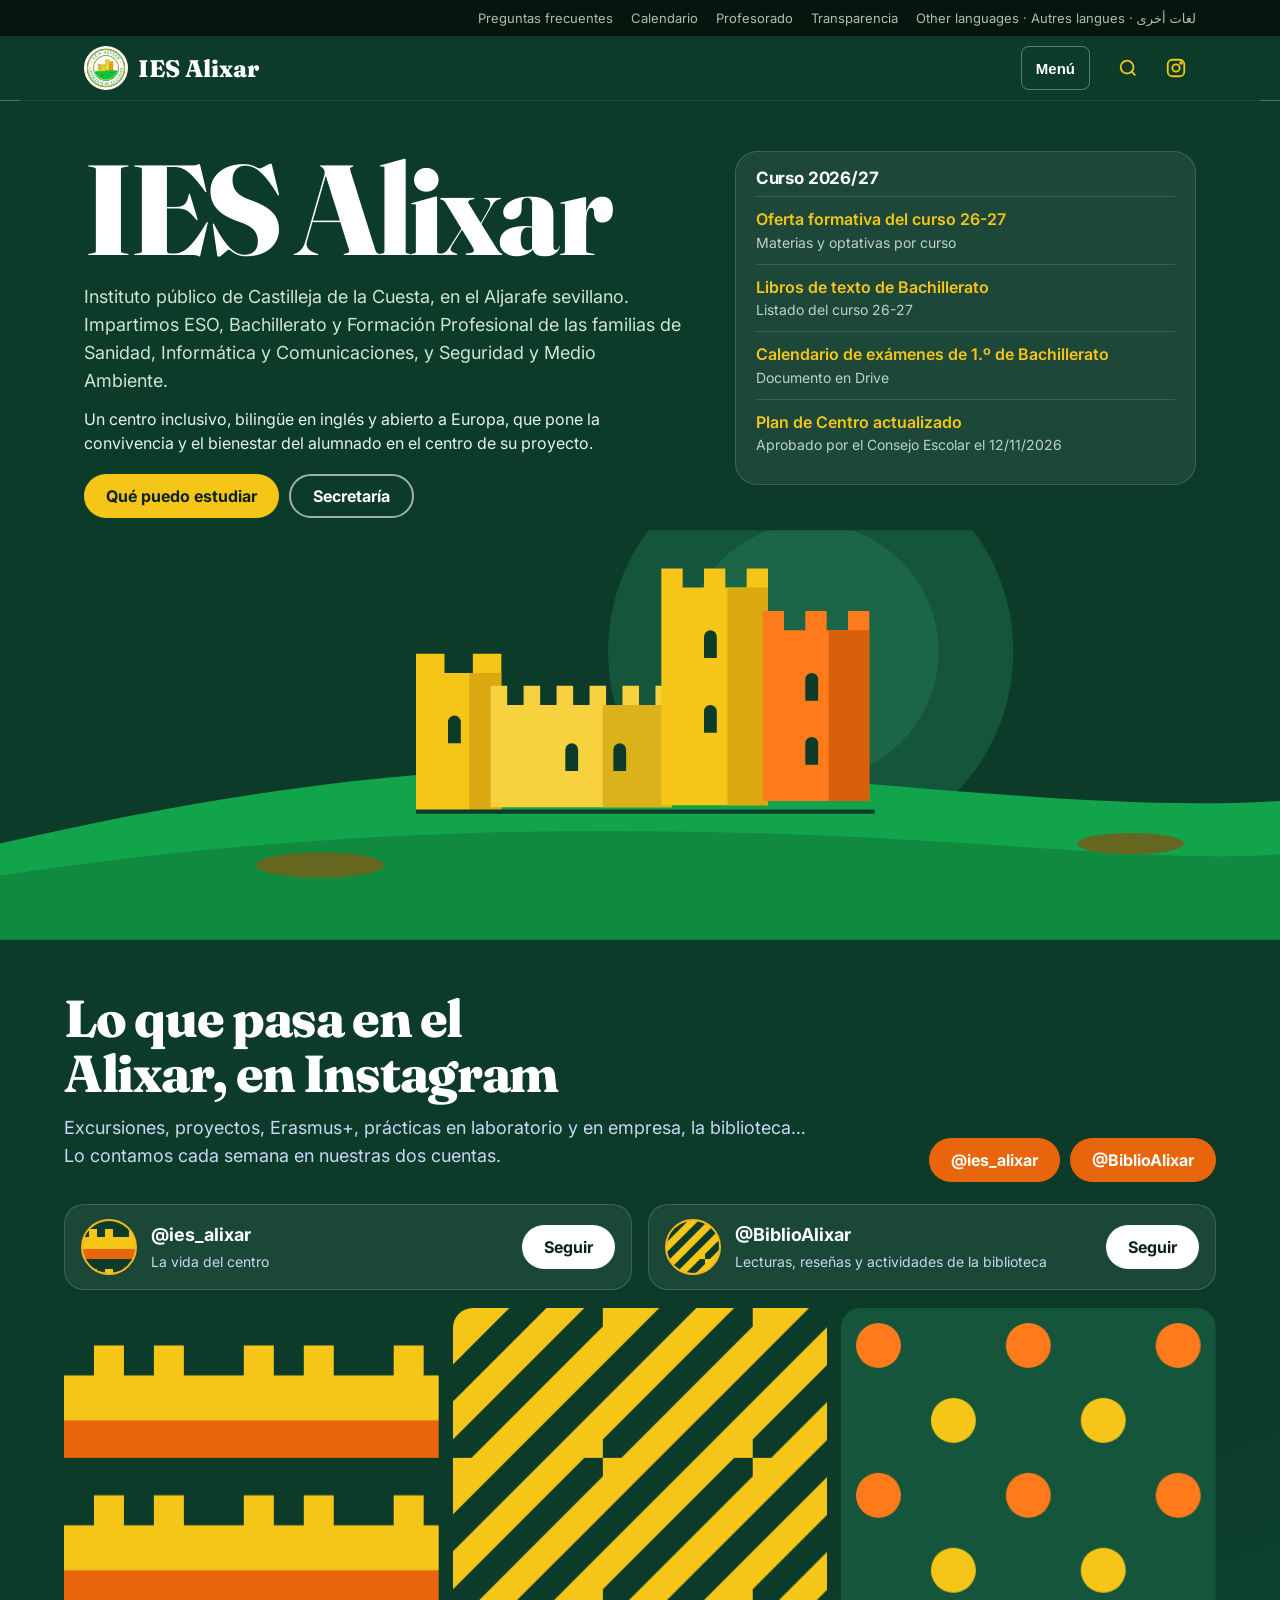
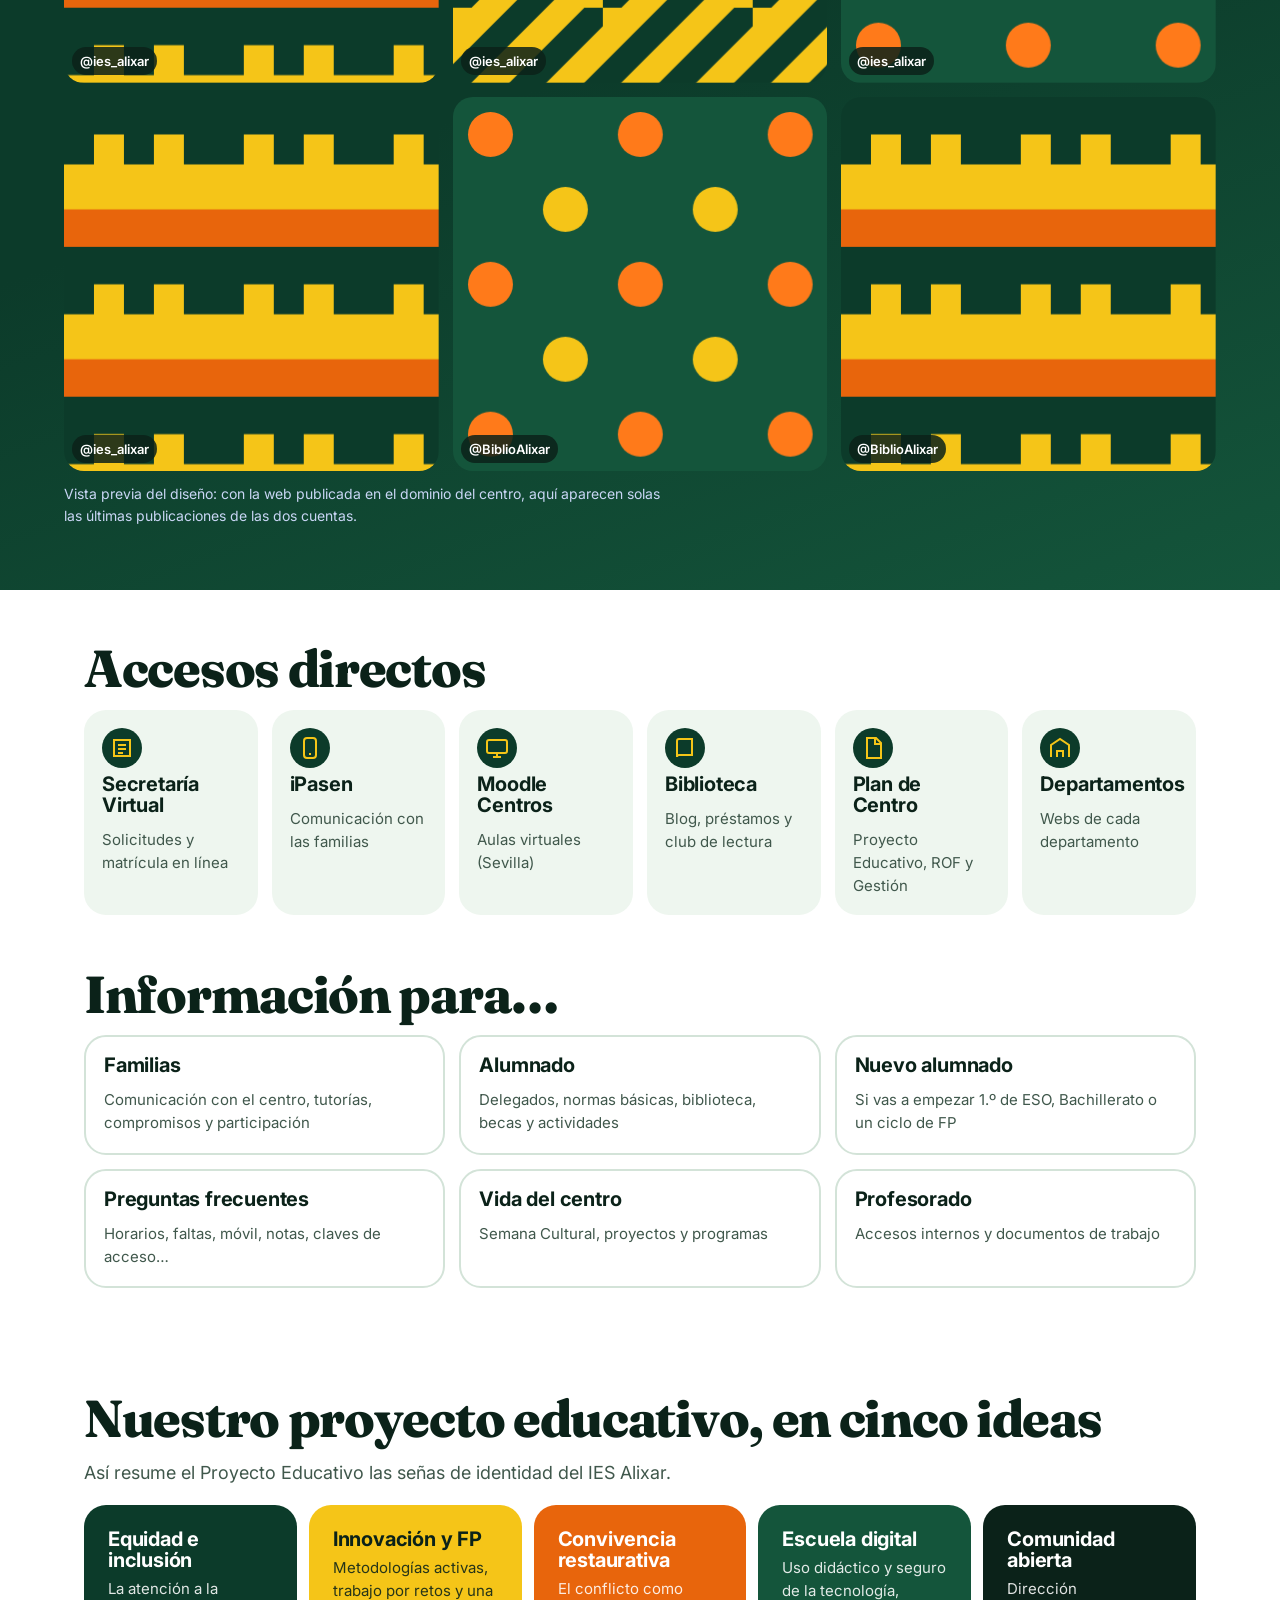
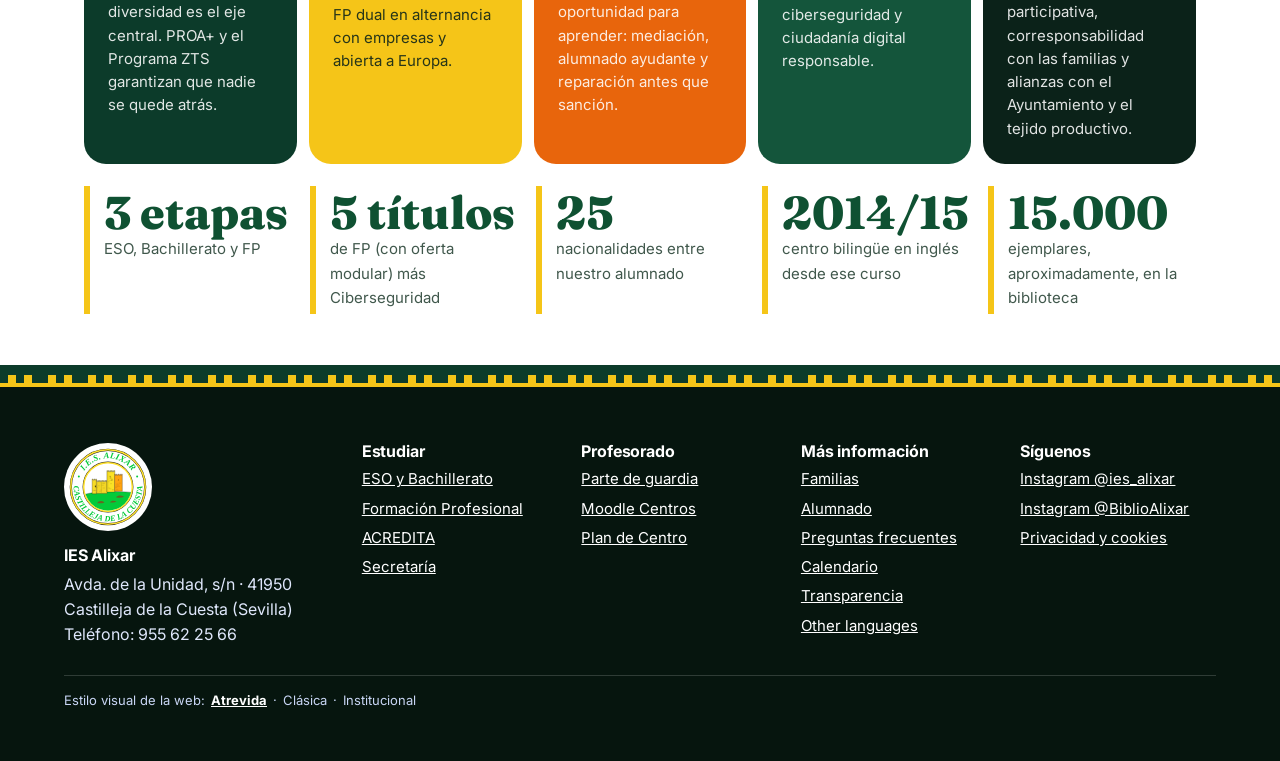
<file: docs/index.html>
<!DOCTYPE html>
<html lang="es">
<head>
<meta charset="utf-8">
<meta name="viewport" content="width=device-width, initial-scale=1">
<title>IES Alixar</title>
<meta name="description" content="IES Alixar, instituto público de Castilleja de la Cuesta (Sevilla): ESO, Bachillerato bilingüe y Formación Profesional de Sanidad, Informática y Seguridad y Medio Ambiente.">
<meta name="theme-color" content="#1d4ea8">
<meta property="og:title" content="IES Alixar">
<meta property="og:description" content="Instituto público de Castilleja de la Cuesta (Sevilla): ESO, Bachillerato y Formación Profesional.">
<meta property="og:type" content="website">
<meta property="og:locale" content="es_ES">
<link rel="icon" href="[data-uri]">
<link rel="preconnect" href="https://fonts.googleapis.com">
<link rel="preconnect" href="https://fonts.gstatic.com" crossorigin>
<link href="https://fonts.googleapis.com/css2?family=Fraunces:opsz,wght@9..144,600;9..144,800&family=Inter:wght@400;500;600;700&display=swap" rel="stylesheet">
<style>
/* VOICE everyday institucional: cercano, claro, para familias, alumnado y profesorado
   IDEA un zócalo de azulejo sevillano: la web se ordena en piezas de tile que encajan
   PICTURE fachada encalada con arcos, friso de azulejo y olivos del Aljarafe; muro de Instagram en azulejos
   COLOUR blanco cal, azul azulejo #1d4ea8, albero #f3b61f, acento almagra #d9412f
   TYPE Archivo 800 titulares + Archivo texto
   LAYOUT portada: título y avisos arriba, escena a todo ancho, banda azul de Instagram; móvil apilado */
:root{color-scheme:light dark;--bg:light-dark(#ffffff,#0e1630);--ink:light-dark(#14213d,#eef2fb);--soft:light-dark(#4a5672,#b5c0da);--blue:light-dark(#1d4ea8,#7ea6f2);--blue-d:light-dark(#163d86,#0a1330);--albero:#f3b61f;--red:light-dark(#d9412f,#ff7a68);--tile:light-dark(#edf2fc,#17244a);--line:light-dark(#d7def0,#2a3a66);--card:light-dark(#ffffff,#131e40)}
:root[data-theme=light]{color-scheme:light}:root[data-theme=dark]{color-scheme:dark}
*{box-sizing:border-box;min-width:0}
html{scroll-padding-top:80px}
body{margin:0;background:var(--bg);color:var(--ink);font:16px/1.55 Archivo,system-ui,sans-serif;overflow-x:clip}
a{color:var(--blue)}
img,svg{max-width:100%}
h1,h2,h3{font-weight:800;line-height:1.05;letter-spacing:-.02em;text-wrap:balance;margin:0}
h1{font-size:clamp(40px,6vw,64px)}
h2{font-size:clamp(28px,3.6vw,40px);margin-bottom:14px}
h3{font-size:20px;margin-bottom:6px;letter-spacing:-.01em}
p{margin:0 0 12px;max-width:68ch}
.band{padding-block:clamp(28px,4vw,64px);padding-inline:max(5vw,16px)}
.wrap{max-width:1240px;margin-inline:auto}
.lead{font-size:18px;color:var(--soft)}
.small{font-size:14px;color:var(--soft)}
/* cabecera */
header{position:sticky;top:0;z-index:20;background:var(--bg);border-bottom:1px solid var(--line)}
.bar{display:flex;align-items:center;gap:16px;max-width:1240px;margin:auto;padding:10px max(5vw,16px);flex-wrap:wrap}
.brand{flex-wrap:nowrap;white-space:nowrap;display:flex;align-items:center;gap:10px;text-decoration:none;color:var(--ink);font-weight:800;font-size:20px;margin-right:auto}
.brand img{width:44px;height:44px}
nav{display:flex;flex-wrap:wrap;gap:4px}
nav a{padding:10px 10px;border-radius:8px;text-decoration:none;color:var(--ink);font-weight:600;font-size:15px}
nav a:hover{background:var(--tile)}
nav a[aria-current=page]{background:var(--blue);color:#fff}
nav a.ig{color:var(--red)}
nav a.ig[aria-current=page]{background:var(--red);color:#fff}
#menu{display:none;min-height:44px;padding:0 14px;border-radius:8px;border:1px solid var(--line);background:var(--card);color:var(--ink);font:600 15px Archivo,sans-serif}
@media(max-width:1400px){#menu{display:block}nav{display:none;width:100%;order:3}nav.open{display:flex}nav a{flex:1 1 45%}}
/* páginas */
[data-page]{display:none}[data-page].on{display:block}
.skip{position:absolute;left:-9999px;top:8px;z-index:50;background:var(--blue);color:#fff;padding:10px 14px;border-radius:8px}
.skip:focus{left:16px}
.btn{display:inline-flex;align-items:center;gap:8px;min-height:44px;padding:0 18px;border-radius:10px;background:var(--blue);color:#fff;font-weight:600;text-decoration:none}
.btn.alt{background:transparent;color:var(--blue);border:2px solid var(--blue)}
.btn.red{background:var(--red)}
.btn:focus-visible,nav a:focus-visible,a:focus-visible,button:focus-visible{outline:3px solid var(--albero);outline-offset:2px}
.row{display:flex;flex-wrap:wrap;gap:10px;margin-top:18px}
/* portada */
.hero{display:grid;grid-template-columns:minmax(0,1.3fr) minmax(0,1fr);gap:clamp(20px,4vw,56px);align-items:start}
.avisos{background:var(--tile);border-radius:14px;padding:18px 20px}
.avisos h3{font-size:17px}
.avisos ul{list-style:none;margin:8px 0 0;padding:0}
.avisos li{border-top:1px solid var(--line);padding:10px 0}
.avisos li a{font-weight:600;text-decoration:none}
.avisos li span{display:block;font-size:14px;color:var(--soft)}
.scene{display:block;width:100%;height:clamp(220px,30vw,380px)}
@media(max-width:760px){.hero{grid-template-columns:minmax(0,1fr)}}
/* instagram */
.igband{background:var(--blue-d);color:#fff}
.igband a{color:#fff}
.igband .lead{color:#c9d6f5}
.ighead{display:grid;grid-template-columns:minmax(0,1fr) auto;gap:16px;align-items:end;margin-bottom:22px}
.profiles{display:grid;grid-template-columns:repeat(2,minmax(0,1fr));gap:16px;margin-bottom:18px}
.prof{display:flex;gap:14px;align-items:center;background:#ffffff14;border:1px solid #ffffff2a;border-radius:14px;padding:14px 16px}
.prof svg{width:56px;height:56px;flex:none}
.prof b{font-size:18px;display:block}
.prof span{font-size:14px;color:#c9d6f5}
.prof .btn{margin-left:auto;background:#fff;color:var(--blue-d);flex:none}
.grid-ig{display:grid;grid-template-columns:repeat(6,minmax(0,1fr));gap:10px}
.post{aspect-ratio:1;border-radius:10px;overflow:hidden;position:relative;display:block;text-decoration:none}
.post svg{position:absolute;inset:0;width:100%;height:100%}
.post em{position:absolute;left:8px;bottom:8px;right:8px;font-style:normal;font-size:13px;font-weight:600;background:#0e1630cc;color:#fff;padding:4px 8px;border-radius:6px;width:max-content;max-width:calc(100% - 16px)}
.ig-live{display:grid;grid-template-columns:repeat(auto-fill,minmax(300px,1fr));gap:14px}
@media(max-width:860px){.grid-ig{grid-template-columns:repeat(3,minmax(0,1fr))}.profiles{grid-template-columns:minmax(0,1fr)}}
@media(max-width:600px){.ighead{grid-template-columns:minmax(0,1fr)}.prof{flex-wrap:wrap}.prof .btn{margin-left:0}}
/* tiles: tarjetas en azulejo */
.tiles{display:grid;grid-template-columns:repeat(auto-fit,minmax(min(100%,220px),1fr));gap:14px}
.six{grid-template-columns:repeat(6,minmax(0,1fr))}
@media(max-width:1000px){.six{grid-template-columns:repeat(3,minmax(0,1fr))}}
@media(max-width:520px){.six{grid-template-columns:repeat(2,minmax(0,1fr))}}
.tile{background:var(--card);border:1px solid var(--line);border-radius:14px;padding:18px;display:flex;flex-direction:column;gap:6px;text-decoration:none;color:var(--ink)}
a.tile:hover{border-color:var(--blue)}
.tile .ico{width:40px;height:40px;border-radius:10px;background:var(--tile);display:grid;place-items:center;color:var(--blue)}
.tile .ico svg{width:24px;height:24px}
.tile p{font-size:15px;color:var(--soft);margin:0}
.pillars{display:grid;grid-template-columns:repeat(5,minmax(0,1fr));gap:0;border:1px solid var(--line);border-radius:14px;overflow:hidden}
.pillar{padding:20px;border-right:1px solid var(--line);background:var(--card)}
.pillar:last-child{border-right:0}
.pillar i{display:block;width:100%;height:10px;border-radius:5px;margin-bottom:14px}
.pillar p{font-size:15px;color:var(--soft);margin:0}
@media(max-width:1000px){.pillars{grid-template-columns:repeat(2,minmax(0,1fr))}.pillar{border-bottom:1px solid var(--line)}.pillar:last-child{grid-column:1/-1}}
@media(max-width:560px){.pillars{grid-template-columns:minmax(0,1fr)}.pillar{border-right:0}}
.figs{display:grid;grid-template-columns:repeat(auto-fit,minmax(10em,1fr));gap:14px;margin-top:22px}
.figs div{border-top:4px solid var(--albero);padding-top:10px}
.figs b{display:block;font-size:clamp(30px,3.4vw,42px);font-weight:800;line-height:1;color:var(--blue);white-space:nowrap}
.figs span{font-size:15px;color:var(--soft)}
/* páginas interiores */
.pagehead{background:var(--tile);border-bottom:6px solid var(--albero)}
.pagehead p{margin-top:10px}
.two{display:grid;grid-template-columns:minmax(0,1fr) minmax(0,1fr);gap:clamp(20px,4vw,48px)}
.side{display:grid;grid-template-columns:minmax(0,2fr) minmax(0,1fr);gap:clamp(20px,4vw,48px);align-items:start}
@media(max-width:800px){.two,.side{grid-template-columns:minmax(0,1fr)}}
ul.clean{padding-left:20px;margin:0 0 12px}
ul.clean li{margin-bottom:6px}
.panel{background:var(--card);border:1px solid var(--line);border-radius:14px;padding:18px 20px}
.panel+.panel{margin-top:14px}
.people{list-style:none;padding:0;margin:0}
.people li{display:flex;justify-content:space-between;gap:12px;flex-wrap:wrap;padding:9px 0;border-top:1px solid var(--line)}
.people li span{color:var(--soft);font-size:15px}
.docs{list-style:none;padding:0;margin:0;display:grid;grid-template-columns:repeat(auto-fit,minmax(min(100%,300px),1fr));gap:8px}
.docs a{display:flex;gap:10px;align-items:center;padding:12px 14px;border:1px solid var(--line);border-radius:10px;text-decoration:none;color:var(--ink);background:var(--card);min-height:52px}
.docs a:hover{border-color:var(--blue)}
.docs a b{color:var(--blue);font-size:13px;flex:none;width:3.6em}
.chips{display:flex;flex-wrap:wrap;gap:6px;margin:6px 0 10px;padding:0;list-style:none}
.chips li{background:var(--tile);border-radius:999px;padding:4px 11px;font-size:14px}
.tabs{display:flex;flex-wrap:wrap;gap:6px;margin-bottom:18px}
.tabs button{min-height:44px;padding:0 16px;border-radius:10px;border:1px solid var(--line);background:var(--card);color:var(--ink);font:600 15px Archivo,sans-serif;cursor:pointer}
.tabs button[aria-selected=true]{background:var(--blue);border-color:var(--blue);color:#fff}
.course{display:none}.course.on{display:block}
.cycle{border:1px solid var(--line);border-radius:14px;padding:18px 20px;background:var(--card);display:flex;flex-direction:column;gap:4px}
.cycle .tag{align-self:flex-start;font-size:13px;font-weight:600;padding:3px 10px;border-radius:999px;background:var(--albero);color:#14213d}
.cycle .tag.gs{background:var(--blue);color:#fff}
.cycle .tag.ce{background:var(--red);color:#fff}
.cycle dl{display:grid;grid-template-columns:auto minmax(0,1fr);gap:2px 12px;margin:8px 0 0;font-size:15px}
.cycle dt{color:var(--soft)}
.cycle dd{margin:0}
.fam{margin-bottom:34px}
.fam>h3{font-size:24px;margin-bottom:12px}
.cal{list-style:none;margin:0;padding:0}
.cal li{display:grid;grid-template-columns:9.5em minmax(0,1fr);gap:16px;padding:14px 0;border-top:1px solid var(--line)}
.cal b{font-size:20px;color:var(--blue);line-height:1.2}
@media(max-width:520px){.cal li{grid-template-columns:minmax(0,1fr);gap:2px}}
.scroll{overflow-x:auto}
table{border-collapse:collapse;width:100%;font-size:15px}
th,td{text-align:left;padding:9px 10px;border-bottom:1px solid var(--line)}
td.n,th.n{text-align:right;font-variant-numeric:tabular-nums}
.logos{display:flex;flex-wrap:wrap;gap:8px;list-style:none;padding:0;margin:10px 0 0}
.logos li{border:1px solid var(--line);border-radius:8px;padding:6px 10px;font-size:14px;background:var(--card)}
.embed{position:relative;aspect-ratio:16/9;border-radius:12px;overflow:hidden;background:var(--tile);border:1px solid var(--line)}
.embed iframe{position:absolute;inset:0;width:100%;height:100%;border:0}
.embed .fb{position:absolute;inset:0;display:grid;place-items:center;text-align:center;padding:16px;font-size:15px;color:var(--soft)}
.drive{height:clamp(360px,60vh,620px);aspect-ratio:auto}
.vids{display:grid;grid-template-columns:repeat(auto-fit,minmax(min(100%,320px),1fr));gap:16px;margin-top:14px}
.vids figcaption{font-size:14px;color:var(--soft);margin-top:6px}
figure{margin:0}
.src{font-size:13px;color:var(--soft);margin-top:8px}
.official{display:grid;grid-template-columns:repeat(3,minmax(0,1fr));gap:14px}
@media(max-width:900px){.official{grid-template-columns:repeat(2,minmax(0,1fr))}}
@media(max-width:520px){.official{grid-template-columns:minmax(0,1fr)}}
.official a.tile b{font-size:13px;color:var(--soft);font-weight:500}
.navig{display:flex;gap:6px;align-items:center}
.navig a{display:grid;place-items:center;width:40px;height:40px;border-radius:10px;color:var(--red)}
.navig a:hover{background:var(--tile)}
.navig svg{width:22px;height:22px}
.post img{position:absolute;inset:0;width:100%;height:100%;object-fit:cover}
.sr{position:absolute;width:1px;height:1px;overflow:hidden;clip:rect(0 0 0 0);white-space:nowrap}
.note{border-left:4px solid var(--albero);padding:10px 14px;background:var(--tile);border-radius:0 10px 10px 0;font-size:15px}
/* pie */
footer{background:var(--blue-d);color:#dfe7fb}
footer a{color:#fff}
.foot{display:grid;grid-template-columns:minmax(0,1.4fr) repeat(4,minmax(0,1fr));gap:24px}
footer h3{font-size:16px;color:#fff;margin-bottom:8px}
footer ul{list-style:none;padding:0;margin:0}
footer li{margin-bottom:6px;font-size:15px}
.frieze{height:22px;background:var(--blue-d)}
@media(max-width:800px){.foot{grid-template-columns:repeat(2,minmax(0,1fr))}}
@media(max-width:480px){.foot{grid-template-columns:minmax(0,1fr)}}
@media(prefers-reduced-motion:no-preference){.sun{animation:glow 6s ease-in-out infinite alternate}@keyframes glow{to{opacity:.75}}}
.estilo{max-width:1240px;margin:28px auto 0;padding-top:14px;border-top:1px solid #ffffff2a;font-size:13px;color:#c9d6f5}
.estilo a{color:inherit;text-decoration:none;padding:4px 2px}
.estilo a:hover{text-decoration:underline}
.estilo a[aria-current]{color:#fff;font-weight:700;text-decoration:underline}
/* barra superior, buscador y contenidos ampliados */
.util{background:var(--tile);border-bottom:1px solid var(--line)}
.util-in{max-width:1240px;margin:auto;padding:4px max(5vw,16px);display:flex;flex-wrap:wrap;gap:2px 18px;justify-content:flex-end;font-size:13px}
.util a{color:var(--soft);text-decoration:none;padding:4px 0}
.util a:hover{color:var(--ink);text-decoration:underline}
.sbtn{display:grid;place-items:center;width:44px;height:44px;border-radius:10px;border:0;background:transparent;color:var(--blue);cursor:pointer}
.sbtn:hover{background:var(--tile)}
.sbtn svg{width:22px;height:22px}
.search{border-top:1px solid var(--line);background:var(--bg)}
.search-in{max-width:840px;margin:auto;padding:14px max(5vw,16px) 18px}
.search input{width:100%;min-height:48px;font:16px Archivo,system-ui,sans-serif;padding:0 14px;border:2px solid var(--line);border-radius:10px;background:var(--card);color:var(--ink)}
.search input:focus{outline:none;border-color:var(--blue)}
.sres{list-style:none;margin:10px 0 0;padding:0;max-height:60vh;overflow:auto}
.sres a{display:block;padding:10px 12px;border-radius:8px;text-decoration:none;color:var(--ink)}
.sres a:hover,.sres a:focus{background:var(--tile)}
.sres a span{display:block;font-size:14px;color:var(--soft)}
.sres .none{padding:10px 12px;color:var(--soft)}
details.acc{border:1px solid var(--line);border-radius:12px;background:var(--card);margin-bottom:10px}
details.acc>summary{cursor:pointer;padding:14px 18px;font-weight:600;list-style-position:inside}
details.acc[open]>summary{border-bottom:1px solid var(--line)}
details.acc>*:not(summary){margin:12px 18px}
details.acc .logos{margin:12px 18px 16px}
.faq details{max-width:900px}
dl.defs{margin:0}
dl.defs dt{font-weight:700;margin-top:10px}
dl.defs dd{margin:2px 0 0;color:var(--soft);font-size:15px}
details.mods{margin-top:10px;border-top:1px solid var(--line);padding-top:8px}
details.mods>summary{cursor:pointer;font-weight:600;color:var(--blue);font-size:15px;min-height:32px}
details.mods h4{font-size:14px;margin:12px 0 4px}
details.mods ul{margin:0;padding-left:18px;font-size:14px}
details.mods li{margin-bottom:2px}
[dir=rtl] ul.clean{padding-left:0;padding-right:20px}
@media(max-width:1000px){.foot{grid-template-columns:repeat(3,minmax(0,1fr))}}
@media(min-width:1401px){.bar{flex-wrap:nowrap}nav{flex-wrap:nowrap}.navig{flex:none}}
/* ===== TEMA ATREVIDO =====
   VOICE occasion con prestigio: un cartel de bienvenida de un centro con historia
   IDEA el escudo: castillo dorado y naranja sobre la loma verde del Aljarafe
   PICTURE el castillo del escudo en grande, geométrico, sobre una banda verde profunda
   COLOUR verde profundo #0c3b2a, oro #f5c518, naranja torre #ff7a1a, blanco
   TYPE Fraunces 800 titulares + Inter texto
   LAYOUT banda verde a sangre con título enorme, castillo debajo; secciones alternas claras y oscuras */
:root{--bg:light-dark(#ffffff,#08160f);--ink:light-dark(#0b2219,#eaf4ee);--soft:light-dark(#40584c,#a9c2b4);--blue:light-dark(#0f5132,#5fd38d);--blue-d:#0c3b2a;--albero:#f5c518;--red:light-dark(#e8650c,#ff8a33);--tile:light-dark(#eef6ef,#10261c);--line:light-dark(#d3e3d8,#21402f);--card:light-dark(#ffffff,#0e2219)}
body{font-family:Inter,system-ui,sans-serif}
h1,h2,h3{font-family:Fraunces,Georgia,serif;font-weight:800;letter-spacing:-.025em}
h3{font-family:Inter,system-ui,sans-serif;font-weight:700;letter-spacing:-.01em}
h2{font-size:clamp(32px,4.4vw,52px)}
header{background:var(--blue-d);border-bottom:0}
.brand{color:#fff;font-family:Fraunces,Georgia,serif;font-size:24px}
.brand img{background:#fff;border-radius:50%}
nav a{color:#e3efe7;border-radius:999px}
nav a:hover{background:#ffffff1a}
nav a[aria-current=page]{background:var(--albero);color:#0b2219}
#menu{background:transparent;color:#fff;border-color:#ffffff55}
.navig a{color:var(--albero)}
.navig a:hover{background:#ffffff1a}
.btn{border-radius:999px;background:var(--albero);color:#0b2219;font-weight:700;padding:0 22px}
.btn.alt{background:transparent;color:var(--blue);border:2px solid currentColor}
.btn.red{background:var(--red);color:#fff}
/* portada: banda verde a sangre */
section[data-page=inicio] .hero{background:var(--blue-d);color:#fff;box-shadow:0 0 0 100vmax var(--blue-d);clip-path:inset(0 -100vmax);padding-bottom:12px}
.hero h1{font-size:clamp(60px,10vw,132px);line-height:.92;color:#fff}
.hero .lead{color:#cfe3d6}
.hero p{color:#e8f2ec}
.hero .btn.alt{color:#fff;border-color:#ffffff99}
.avisos{background:#ffffff12;border:1px solid #ffffff26;border-radius:22px;color:#fff}
.avisos li{border-color:#ffffff22}
.avisos li a{color:var(--albero)}
.avisos li span{color:#bcd3c5}
.scene{height:clamp(240px,32vw,420px);background:var(--blue-d)}
/* instagram */
.igband{background:linear-gradient(160deg,#0c3b2a 0%,#0c3b2a 55%,#14553b 100%)}
.prof{border-radius:20px;background:#ffffff10}
.prof .btn{color:#0b2219}
.post{border-radius:20px}
.post em{background:#0b2219d9;border-radius:999px}
.grid-ig{grid-template-columns:repeat(3,minmax(0,1fr));gap:14px}
@media(max-width:600px){.grid-ig{grid-template-columns:repeat(2,minmax(0,1fr))}}
/* tarjetas */
.tile{border-radius:22px;border:0;background:var(--tile);transition:transform .2s}
a.tile:hover{transform:translateY(-4px);border-color:transparent;box-shadow:0 10px 0 -4px var(--albero)}
.tile .ico{background:var(--blue-d);color:var(--albero);border-radius:50%}
.pillars{border:0;gap:12px;border-radius:0;overflow:visible}
.pillar{border:0!important;border-radius:22px;padding:24px;background:var(--blue-d);color:#fff}
.pillar:nth-child(2){background:var(--albero);color:#0b2219}
.pillar:nth-child(3){background:var(--red);color:#fff}
.pillar:nth-child(4){background:#14553b}
.pillar:nth-child(5){background:#0b2219}
.pillar i{display:none}
.pillar p{color:inherit;opacity:.88}
.figs{gap:18px}
.figs div{border-top:0;border-left:6px solid var(--albero);padding:4px 0 4px 14px}
.figs b{font-family:Fraunces,Georgia,serif;font-size:clamp(32px,3.6vw,46px);color:var(--blue)}
/* páginas interiores */
.pagehead{background:var(--blue-d);color:#fff;border-bottom:10px solid var(--albero)}
.pagehead h1{font-size:clamp(48px,7vw,96px);color:#fff}
.pagehead .lead{color:#cfe3d6}
.pagehead a{color:var(--albero)}
.panel{border-radius:22px;border:0;background:var(--tile)}
.cycle{border-radius:22px;border:0;background:var(--tile)}
.cycle .tag{background:var(--albero);color:#0b2219;border-radius:999px}
.cycle .tag.gs{background:var(--blue-d);color:#fff}
.cycle .tag.ce{background:var(--red)}
.fam>h3{font-family:Fraunces,Georgia,serif;font-size:30px}
.tabs button{border-radius:999px}
.tabs button[aria-selected=true]{background:var(--blue-d);border-color:var(--blue-d)}
.chips li{background:var(--card);border:1px solid var(--line)}
.docs a{border-radius:16px}
.official a.tile{background:var(--card);border:2px solid var(--line)}
.cal b{font-family:Fraunces,Georgia,serif;font-size:24px;color:var(--red)}
.note{border-left-color:var(--red);border-radius:0 16px 16px 0}
.embed{border-radius:20px}
.band[style*="var(--tile)"]{background:var(--tile)!important}
/* pie */
footer{background:#06150e}
.frieze{background:#06150e;height:26px}
@media(prefers-reduced-motion:no-preference){.hero h1{animation:rise .8s ease-out both}@keyframes rise{from{opacity:0;transform:translateY(18px)}}}
.util{background:#06150e;border-bottom:0}
.util a{color:#a9c2b4}
.util a:hover{color:#fff}
.sbtn{color:var(--albero)}
.sbtn:hover{background:#ffffff1a}
.search{background:var(--blue-d);border-top-color:#ffffff22}
.search input{background:#ffffff12;border-color:#ffffff33;color:#fff}
.search input::placeholder{color:#a9c2b4}
.search input:focus{border-color:var(--albero)}
.sres a{color:#fff}
.sres a span,.sres .none{color:#bcd3c5}
.sres a:hover,.sres a:focus{background:#ffffff14}
details.acc{border:0;background:var(--tile);border-radius:18px}
details.acc[open]>summary{border-bottom-color:var(--line)}
</style>
<script type="application/ld+json">{"@context":"https://schema.org","@type":"HighSchool","name":"IES Alixar","address":{"@type":"PostalAddress","streetAddress":"Avda. de la Unidad, s/n","postalCode":"41950","addressLocality":"Castilleja de la Cuesta","addressRegion":"Sevilla","addressCountry":"ES"},"telephone":"+34955622566","sameAs":["https://www.instagram.com/ies_alixar/","https://www.instagram.com/biblioalixar/"]}</script>
</head>
<body data-theme-name="atrevida">
<a class="skip" href="#main">Saltar al contenido</a>
<svg width="0" height="0" style="position:absolute" aria-hidden="true">
 <defs>
  <pattern id="az" width="40" height="40" patternUnits="userSpaceOnUse">
   <rect width="40" height="40" fill="#0c3b2a"/>
   <path d="M0 40V18h8v-8h8v8h8v-8h8v8h8v22z" fill="#f5c518"/>
   <path d="M0 40V30h40v10z" fill="#e8650c"/>
  </pattern>
  <pattern id="az2" width="40" height="40" patternUnits="userSpaceOnUse">
   <rect width="40" height="40" fill="#f5c518"/>
   <path d="M-10 50L50 -10M10 50L50 10M-10 30L30 -10" stroke="#0c3b2a" stroke-width="7"/>
  </pattern>
  <pattern id="az3" width="40" height="40" patternUnits="userSpaceOnUse">
   <rect width="40" height="40" fill="#14553b"/>
   <circle cx="10" cy="10" r="6" fill="#ff7a1a"/><circle cx="30" cy="30" r="6" fill="#f5c518"/>
  </pattern>
 </defs>
</svg>

<header>
 <div class="util"><div class="util-in">
  <a href="#faq">Preguntas frecuentes</a><a href="#calendario">Calendario</a><a href="#profesorado">Profesorado</a><a href="#transparencia">Transparencia</a><a href="#idiomas" lang="en">Other languages · Autres langues · لغات أخرى</a>
 </div></div>
 <div class="bar">
  <a class="brand" href="#inicio" aria-label="IES Alixar, inicio">
   <img src="[data-uri]" alt="" width="44" height="44">
   IES Alixar
  </a>
  <button id="menu" aria-expanded="false" aria-controls="nav">Menú</button>
  <nav id="nav" aria-label="Principal">
   <a href="#inicio">Inicio</a>
   <a href="#centro">El centro</a>
   <a href="#secretaria">Secretaría</a>
   <a href="#familias">Familias</a>
   <a href="#alumnado">Alumnado</a>
   <a href="#oferta">ESO y Bachillerato</a>
   <a href="#fp">Formación Profesional</a>
   <a href="#acredita">ACREDITA</a>
   <a href="#convivencia">Convivencia</a>
  </nav>
  <div class="navig">
   <button class="sbtn" id="sbtn" type="button" aria-label="Buscar en la web" aria-expanded="false" aria-controls="search"><svg viewBox="0 0 24 24" fill="none" stroke="currentColor" stroke-width="2"><circle cx="11" cy="11" r="7"/><path d="M20 20l-4-4"/></svg></button>
   <a href="https://www.instagram.com/ies_alixar/" title="Instagram @ies_alixar" aria-label="Instagram @ies_alixar"><svg viewBox="0 0 24 24" fill="none" stroke="currentColor" stroke-width="2"><rect x="3" y="3" width="18" height="18" rx="5"/><circle cx="12" cy="12" r="4"/><circle cx="17.5" cy="6.5" r="1" fill="currentColor"/></svg></a>
  </div>
 </div>
 <div id="search" class="search" hidden>
  <div class="search-in">
   <label for="q" class="sr">Buscar en la web</label>
   <input id="q" type="search" placeholder="Buscar en la web: matrícula, móvil, Erasmus, optativas…" autocomplete="off">
   <ul id="sres" class="sres" aria-live="polite"></ul>
  </div>
 </div>
</header>

<main id="main" tabindex="-1">
<!-- ============ INICIO ============ -->
<section data-page="inicio">
 <div class="band wrap hero">
  <div>
   <h1>IES Alixar</h1>
   <p class="lead" style="margin-top:14px">Instituto público de Castilleja de la Cuesta, en el Aljarafe sevillano. Impartimos ESO, Bachillerato y Formación Profesional de las familias de Sanidad, Informática y Comunicaciones, y Seguridad y Medio Ambiente.</p>
   <p>Un centro inclusivo, bilingüe en inglés y abierto a Europa, que pone la convivencia y el bienestar del alumnado en el centro de su proyecto.</p>
   <div class="row">
    <a class="btn" href="#oferta">Qué puedo estudiar</a>
    <a class="btn alt" href="#secretaria">Secretaría</a>
   </div>
  </div>
  <aside class="avisos" aria-labelledby="av" data-avisos>
   <h3 id="av">Curso 2026/27</h3>
   <ul>
    <li data-hasta="2027-09-15"><a href="https://drive.google.com/file/d/1u_rcIVLD_dSvkrxkO-KsLnP6Bqg1R-V5/view">Oferta formativa del curso 26-27</a><span>Materias y optativas por curso</span></li>
    <li data-hasta="2027-09-15"><a href="https://drive.google.com/file/d/1x2i_ucU8sHoNsAkaYMD18kuUTWoH7yR8/view">Libros de texto de Bachillerato</a><span>Listado del curso 26-27</span></li>
    <li data-hasta="2027-06-30"><a href="https://drive.google.com/file/d/1bt0aJ9QCRGAakWUMd08jaFK8oxcDZO-f/view">Calendario de exámenes de 1.º de Bachillerato</a><span>Documento en Drive</span></li>
    <li data-hasta="2027-01-31"><a href="#centro">Plan de Centro actualizado</a><span>Aprobado por el Consejo Escolar el 12/11/2026</span></li>
   </ul>
  </aside>
 </div>
 <svg class="scene" viewBox="0 0 1200 420" preserveAspectRatio="xMidYMax slice" role="img" aria-label="El castillo del escudo del IES Alixar sobre la loma del Aljarafe">
  <rect width="1200" height="420" fill="#0c3b2a"/>
  <circle cx="760" cy="150" r="190" fill="#14553b"/>
  <circle cx="760" cy="150" r="120" fill="#1b6646"/>
  <g stroke="#f5c518" stroke-width="3" opacity=".35"><path d="M80 30h20"/><path d="M120 30h20"/><path d="M160 30h20"/><path d="M200 30h20"/><path d="M240 30h20"/><path d="M280 30h20"/></g>
  <path d="M0 330 C220 280,420 250,640 262 C860 274,1040 300,1200 290 V420 H0Z" fill="#12a44a"/>
  <path d="M0 360 C260 320,520 312,760 322 C960 330,1100 348,1200 340 V420 H0Z" fill="#0f8a3e"/>
  <g transform="translate(-170 0)">  <path d="M560 170 L560.0 152 L586.7 152 L586.7 170 L613.3 170 L613.3 152 L640.0 152 L640.0 170 L640 300 L560 300Z" fill="#f5c518"/><path d="M610 170 L640 170 L640 300 L610 300Z" fill="#d9a90f"/>
  <path d="M630 200 L630.0 182 L645.5 182 L645.5 200 L660.9 200 L660.9 182 L676.4 182 L676.4 200 L691.8 200 L691.8 182 L707.3 182 L707.3 200 L722.7 200 L722.7 182 L738.2 182 L738.2 200 L753.6 200 L753.6 182 L769.1 182 L769.1 200 L784.5 200 L784.5 182 L800.0 182 L800.0 200 L800 296 L630 296Z" fill="#f7d23e"/><path d="M735 200 L800 200 L800 296 L735 296Z" fill="#dcb21a"/>
  <path d="M790 90 L790.0 72 L810.0 72 L810.0 90 L830.0 90 L830.0 72 L850.0 72 L850.0 90 L870.0 90 L870.0 72 L890.0 72 L890.0 90 L890 294 L790 294Z" fill="#f5c518"/><path d="M852 90 L890 90 L890 294 L852 294Z" fill="#d9a90f"/>
  <path d="M885 130 L885.0 112 L905.0 112 L905.0 130 L925.0 130 L925.0 112 L945.0 112 L945.0 130 L965.0 130 L965.0 112 L985.0 112 L985.0 130 L985 290 L885 290Z" fill="#ff7a1a"/><path d="M947 130 L985 130 L985 290 L947 290Z" fill="#d9600a"/>
  <path d="M590 236V216.0a6.0 6.0 0 0 1 12 0V236z" fill="#0c3b2a"/><path d="M700 262V242.0a6.0 6.0 0 0 1 12 0V262z" fill="#0c3b2a"/><path d="M745 262V242.0a6.0 6.0 0 0 1 12 0V262z" fill="#0c3b2a"/><path d="M830 156V136.0a6.0 6.0 0 0 1 12 0V156z" fill="#0c3b2a"/><path d="M830 226V206.0a6.0 6.0 0 0 1 12 0V226z" fill="#0c3b2a"/><path d="M925 196V176.0a6.0 6.0 0 0 1 12 0V196z" fill="#0c3b2a"/><path d="M925 256V236.0a6.0 6.0 0 0 1 12 0V256z" fill="#0c3b2a"/>
  <path d="M560 300h430" stroke="#0c3b2a" stroke-width="4"/>
  </g>
  <ellipse cx="300" cy="350" rx="60" ry="12" fill="#656620"/>
  <ellipse cx="1060" cy="330" rx="50" ry="10" fill="#656620"/>
</svg>

 <div class="band igband" id="ig-home">
  <div class="wrap">
   <div class="ighead">
    <div>
     <h2>Lo que pasa en el Alixar, en Instagram</h2>
     <p class="lead">Excursiones, proyectos, Erasmus+, prácticas en laboratorio y en empresa, la biblioteca… Lo contamos cada semana en nuestras dos cuentas.</p>
    </div>
    <div class="row" style="margin:0"><a class="btn red" href="https://www.instagram.com/ies_alixar/">@ies_alixar</a><a class="btn red" href="https://www.instagram.com/biblioalixar/">@BiblioAlixar</a></div>
   </div>
   <div class="profiles">
    <div class="prof"><svg viewBox="0 0 56 56" aria-hidden="true"><circle cx="28" cy="28" r="27" fill="url(#az)" stroke="#f3b61f" stroke-width="2"/></svg><div><b>@ies_alixar</b><span>La vida del centro</span></div><a class="btn" href="https://www.instagram.com/ies_alixar/">Seguir</a></div>
    <div class="prof"><svg viewBox="0 0 56 56" aria-hidden="true"><circle cx="28" cy="28" r="27" fill="url(#az2)" stroke="#f3b61f" stroke-width="2"/></svg><div><b>@BiblioAlixar</b><span>Lecturas, reseñas y actividades de la biblioteca</span></div><a class="btn" href="https://www.instagram.com/biblioalixar/">Seguir</a></div>
   </div>
   <div class="grid-ig" data-ig="home"></div>
   <p class="small" style="color:#c9d6f5;margin-top:12px" data-ig-note>Vista previa del diseño: con la web publicada en el dominio del centro, aquí aparecen solas las últimas publicaciones de las dos cuentas.</p>
  </div>
 </div>

 <div class="band wrap">
  <h2>Accesos directos</h2>
  <div class="tiles six">
   <a class="tile" href="https://www.juntadeandalucia.es/educacion/secretariavirtual/"><span class="ico"><svg viewBox="0 0 24 24" fill="none" stroke="currentColor" stroke-width="2"><path d="M4 4h16v16H4zM8 9h8M8 13h8M8 17h5"/></svg></span><h3>Secretaría Virtual</h3><p>Solicitudes y matrícula en línea</p></a>
   <a class="tile" href="https://www.juntadeandalucia.es/educacion/portalseneca/web/pasen"><span class="ico"><svg viewBox="0 0 24 24" fill="none" stroke="currentColor" stroke-width="2"><rect x="6" y="2" width="12" height="20" rx="3"/><path d="M11 18h2"/></svg></span><h3>iPasen</h3><p>Comunicación con las familias</p></a>
   <a class="tile" href="https://educacionadistancia.juntadeandalucia.es/centros/sevilla/login/index.php"><span class="ico"><svg viewBox="0 0 24 24" fill="none" stroke="currentColor" stroke-width="2"><rect x="2" y="4" width="20" height="13" rx="2"/><path d="M8 21h8M12 17v4"/></svg></span><h3>Moodle Centros</h3><p>Aulas virtuales (Sevilla)</p></a>
   <a class="tile" href="https://biblioalixar.blogspot.com/"><span class="ico"><svg viewBox="0 0 24 24" fill="none" stroke="currentColor" stroke-width="2"><path d="M4 5a2 2 0 0 1 2-2h13v16H6a2 2 0 0 0-2 2zM4 5v16"/></svg></span><h3>Biblioteca</h3><p>Blog, préstamos y club de lectura</p></a>
   <a class="tile" href="#centro"><span class="ico"><svg viewBox="0 0 24 24" fill="none" stroke="currentColor" stroke-width="2"><path d="M6 2h9l5 5v15H6zM14 2v6h6"/></svg></span><h3>Plan de Centro</h3><p>Proyecto Educativo, ROF y Gestión</p></a>
   <a class="tile" href="#departamentos" data-go="centro"><span class="ico"><svg viewBox="0 0 24 24" fill="none" stroke="currentColor" stroke-width="2"><path d="M3 21V9l9-6 9 6v12M9 21v-6h6v6"/></svg></span><h3>Departamentos</h3><p>Webs de cada departamento</p></a>
  </div>
 </div>

 <div class="band wrap" style="padding-top:0">
  <h2>Información para…</h2>
  <div class="official">
   <a class="tile" href="#familias"><h3>Familias</h3><p>Comunicación con el centro, tutorías, compromisos y participación</p></a>
   <a class="tile" href="#alumnado"><h3>Alumnado</h3><p>Delegados, normas básicas, biblioteca, becas y actividades</p></a>
   <a class="tile" href="#nuevo"><h3>Nuevo alumnado</h3><p>Si vas a empezar 1.º de ESO, Bachillerato o un ciclo de FP</p></a>
   <a class="tile" href="#faq"><h3>Preguntas frecuentes</h3><p>Horarios, faltas, móvil, notas, claves de acceso…</p></a>
   <a class="tile" href="#proyectos"><h3>Vida del centro</h3><p>Semana Cultural, proyectos y programas</p></a>
   <a class="tile" href="#profesorado"><h3>Profesorado</h3><p>Accesos internos y documentos de trabajo</p></a>
  </div>
 </div>
 <div class="band wrap">
  <h2>Nuestro proyecto educativo, en cinco ideas</h2>
  <p class="lead">Así resume el Proyecto Educativo las señas de identidad del IES Alixar.</p>
  <div class="pillars" style="margin-top:18px">
   <div class="pillar"><i style="background:var(--blue)"></i><h3>Equidad e inclusión</h3><p>La atención a la diversidad es el eje central. PROA+ y el Programa ZTS garantizan que nadie se quede atrás.</p></div>
   <div class="pillar"><i style="background:var(--albero)"></i><h3>Innovación y FP</h3><p>Metodologías activas, trabajo por retos y una FP dual en alternancia con empresas y abierta a Europa.</p></div>
   <div class="pillar"><i style="background:var(--red)"></i><h3>Convivencia restaurativa</h3><p>El conflicto como oportunidad para aprender: mediación, alumnado ayudante y reparación antes que sanción.</p></div>
   <div class="pillar"><i style="background:#5d7c40"></i><h3>Escuela digital</h3><p>Uso didáctico y seguro de la tecnología, ciberseguridad y ciudadanía digital responsable.</p></div>
   <div class="pillar"><i style="background:var(--blue-d)"></i><h3>Comunidad abierta</h3><p>Dirección participativa, corresponsabilidad con las familias y alianzas con el Ayuntamiento y el tejido productivo.</p></div>
  </div>
  <div class="figs">
   <div><b>3 etapas</b><span>ESO, Bachillerato y FP</span></div>
   <div><b>5 títulos</b><span>de FP (con oferta modular) más Ciberseguridad</span></div>
   <div><b>25</b><span>nacionalidades entre nuestro alumnado</span></div>
   <div><b>2014/15</b><span>centro bilingüe en inglés desde ese curso</span></div>
   <div><b>15.000</b><span>ejemplares, aproximadamente, en la biblioteca</span></div>
  </div>
 </div>
</section>

<!-- ============ EL CENTRO ============ -->
<section data-page="centro">
 <div class="band pagehead"><div class="wrap"><h1>El centro</h1><p class="lead">Quiénes somos, nuestras instalaciones, qué nos guía y cómo nos organizamos.</p></div></div>
 <div class="band wrap side">
  <div>
   <h2>Quiénes somos</h2>
   <p>El IES Alixar se ubica en Castilleja de la Cuesta, en el sector del Aljarafe sevillano, a solo 6 km de la capital. Nuestro centro atiende a las familias de Castilleja de la Cuesta y cuenta con transporte escolar para los núcleos adscritos de Coca y El Carambolo (Camas), además de recibir alumnado de Bormujos y de más de una veintena de localidades del área metropolitana y Sevilla en su Formación Profesional.</p>
   <p>Organizamos la actividad en dos turnos: por la mañana, ESO, Bachillerato y ciclos formativos; por la tarde, ciclos de Formación Profesional, la oferta modular de Farmacia y las actividades de acompañamiento escolar PROA. Escolarizamos alumnado de 25 nacionalidades distintas, una diversidad cultural y humana que enriquece nuestra comunidad y a la que respondemos con equidad, inclusión y altas expectativas.</p>
   <h3 style="margin-top:22px">Qué alumnado queremos formar</h3>
   <ul class="clean">
    <li><b>En la ESO</b>, personas críticas que se comunican con soltura en varias lenguas, aplican el razonamiento científico y matemático a su vida cotidiana, emplean la tecnología con rigor y seguridad, y conviven desde el respeto, la empatía y la igualdad.</li>
    <li><b>En Bachillerato</b>, madurez intelectual y humana, autonomía de aprendizaje y capacidad de análisis para afrontar con solvencia los estudios universitarios o la Formación Profesional de Grado Superior.</li>
    <li><b>En Formación Profesional</b>, profesionales cualificados y empleables, formados en talleres, laboratorios y empresas del entorno.</li>
   </ul>
   <h3 style="margin-top:22px">Principios pedagógicos y organizativos</h3>
   <p>Aprendizaje competencial, evaluación formativa y continua, Diseño Universal para el Aprendizaje (DUA) para responder a los ritmos de cada estudiante, enfoque preventivo y restaurativo de los conflictos escolares, coeducación e igualdad efectiva, y compromiso con la sostenibilidad y la transformación digital educativa.</p>
   <h3 style="margin-top:22px">Instalaciones y recursos para el aprendizaje</h3>
   <p>El instituto dispone de infraestructuras equipadas para la docencia general y la formación técnica especializada:</p>
   <ul class="clean">
    <li><b>Aulas Digitales Interactivas (ADI)</b> en todas las enseñanzas, dotadas de paneles interactivos, carros móviles de ordenadores portátiles y conectividad de alta velocidad.</li>
    <li><b>Laboratorios científicos específicos</b>: laboratorios de Física, Química, Biología y Geología, dotados de instrumental de experimentación y microscopía.</li>
    <li><b>Talleres y laboratorios de Formación Profesional</b>: laboratorios de Farmacia y Parafarmacia, laboratorios de Análisis Clínico y Microbiología, aulas-taller de Informática y Redes Locales con infraestructura de servidores y ciberseguridad, y laboratorio de Química y Control Ambiental.</li>
    <li><b>Biblioteca escolar</b>: espacio central de estudio y lectura con más de 15.000 volúmenes catalogados en BiblioWeb Séneca, puestos informáticos y dinamización lectora continuada.</li>
    <li><b>Espacios artísticos y deportivos</b>: aula de Música, talleres de Educación Plástica y Dibujo Técnico, gimnasio cubierto, pistas polideportivas exteriores y zonas de esparcimiento en patios arbolados.</li>
    <li><b>Servicios e instalaciones comunes</b>: salón de conferencias y actos, aula de convivencia (Aula ZoCo), despachos de orientación y mediación, y cafetería escolar.</li>
   </ul>
  </div>
  <div>
   <div class="panel">
    <h3>Equipo directivo</h3>
    <ul class="people">
     <li><b>Pedro Barco Bernal</b><span>Dirección</span></li>
     <li><b>Francisca Arredondo Martín</b><span>Vicedirección</span></li>
     <li><b>Mª Dolores Ortiz Nieto</b><span>Secretaría</span></li>
     <li><b>María Carrero Jurado</b><span>Jefatura de Estudios</span></li>
     <li><b>Luisa Fernanda Carrascal Moreno</b><span>Jefatura de Estudios de Adultos</span></li>
     <li><b>Mª Victoriana Domínguez Gómez</b><span>Jefatura adjunta</span></li>
     <li><b>Juan Bosco Rastrero Muñoz</b><span>Jefatura adjunta</span></li>
     <li><b>Alfonso Lara Garay</b><span>Jefatura adjunta</span></li>
    </ul>
   </div>
   <div class="panel">
    <h3>Dónde estamos</h3>
    <p style="margin:0">Avda. de la Unidad, s/n<br>41950 Castilleja de la Cuesta (Sevilla)<br>Teléfono: 955 62 25 66</p>
    <div class="row"><a class="btn alt" href="https://www.google.com/maps/search/?api=1&query=IES+Alixar+Castilleja+de+la+Cuesta">Cómo llegar</a></div>
   </div>
  </div>
 </div>
 <div class="band" style="background:var(--tile)" id="organizacion">
  <div class="wrap">
   <h2>Cómo nos organizamos</h2>
   <div class="two">
    <div>
     <h3>Órganos de gobierno</h3>
     <ul class="clean">
      <li><b>Consejo Escolar</b>: máximo órgano colegiado de gobierno y participación de la comunidad educativa (profesorado, familias, alumnado, personal de administración y servicios y representación municipal). El alumnado cuenta con cinco representantes elegidos por votación directa y secreta.</li>
      <li><b>Claustro de Profesorado</b>: órgano de participación técnica de todo el profesorado del centro, responsable de planificar, coordinar y decidir sobre los aspectos educativos.</li>
      <li><b>Equipo directivo</b>: órgano ejecutivo que lidera pedagógicamente el centro, coordina la gestión y vela por el cumplimiento del Plan de Centro.</li>
     </ul>
     <h3 style="margin-top:18px">Órganos de coordinación docente</h3>
     <ul class="clean">
      <li><b>Equipos docentes</b>: profesorado que atiende a cada grupo, coordinado por la tutoría para asegurar la evaluación continua y el acompañamiento personalizado.</li>
      <li><b>Tutoría y Tutoría Compartida</b>: cada grupo cuenta con un tutor/a de referencia. En grupos con alta diversidad o dinámicas complejas se asigna la figura de tutoría compartida para intensificar el seguimiento.</li>
      <li><b>Departamentos Didácticos</b> y de Familias Profesionales, <b>Departamento de Orientación</b> y <b>Departamento de Convivencia e Igualdad</b>.</li>
      <li><b>Equipo Técnico de Coordinación Pedagógica (ETCP)</b>: órgano que integra a las jefaturas de departamento y dirección para coordinar las directrices pedagógicas y proyectos de centro.</li>
     </ul>
    </div>
    <div>
     <div class="panel">
      <h3>Nuestras líneas estratégicas</h3>
      <ul class="clean">
       <li><b>Desarrollo competencial integral</b>: consolidar el perfil de salida y la aplicación práctica de los saberes en contextos reales mediante metodologías activas y DUA.</li>
       <li><b>Cultura de paz y convivencia positiva</b>: enfoque restaurativo del conflicto a través del Departamento de Convivencia e Igualdad, el Aula ZoCo y la mediación escolar.</li>
       <li><b>Formación Profesional Dual e innovadora</b>: vinculación estrecha con el tejido empresarial del Aljarafe y Sevilla, flexibilidad modular e internacionalización Erasmus+.</li>
       <li><b>Transformación digital y pensamiento crítico</b>: alfabetización informacional, ciberseguridad, competencia digital docente y alumnado ético.</li>
      </ul>
     </div>
     <div class="panel" id="horario">
      <h3>Horario general y accesos</h3>
      <ul class="clean" style="margin:0">
       <li><b>Turno de mañana</b>: las puertas del recinto escolar se abren a las <b>8:00</b> y las clases comienzan a las <b>8:15</b>. Por motivos de seguridad y custodia de menores, las puertas exteriores se cierran tras la entrada. El alumnado que llega con retraso es atendido y registrado por Conserjería para su incorporación a clase (anotándose en Séneca a partir de 5 minutos).</li>
       <li><b>Turno de tarde</b>: enseñanzas de Formación Profesional y programa de acompañamiento escolar PROA (lunes a jueves de 16:00 a 18:00).</li>
       <li><b>Secretaría</b>: atención a familias y gestiones administrativas los días lectivos de 9:00 a 14:00. La mayoría de trámites pueden realizarse telemáticamente en la Secretaría Virtual de la Junta de Andalucía.</li>
       <li><b>Cafetería escolar</b>: abierta de 8:15 a 14:30 y, en el turno de tarde, durante los periodos de descanso lectivo.</li>
      </ul>
     </div>
    </div>
   </div>
  </div>
 </div>
 <div class="band wrap" style="padding-top:0">
  <h2>Plan de Centro</h2>
  <p>Versión aprobada por el Consejo Escolar el 12 de noviembre de 2026, adaptada al Decreto 483/2026 y a la Orden de 31 de agosto de 2026.</p>
  <div class="embed drive" style="margin-top:14px">
   <div class="fb"><span>Carpeta del Plan de Centro en Google Drive.<br><a href="https://drive.google.com/drive/folders/1JPtLXRM_8I23KhPwzJLqeyeZYA8AfTwF">Abrir la carpeta</a></span></div>
   <iframe src="https://drive.google.com/embeddedfolderview?id=1JPtLXRM_8I23KhPwzJLqeyeZYA8AfTwF#grid" title="Carpeta del Plan de Centro en Google Drive" loading="lazy"></iframe>
  </div>
  <p class="src"><a href="https://drive.google.com/drive/folders/1JPtLXRM_8I23KhPwzJLqeyeZYA8AfTwF">Abrir la carpeta en Drive</a></p>
 </div>
 <div class="band wrap" id="departamentos" style="padding-top:0">
  <h2>Departamentos</h2>
  <p>Programaciones didácticas, criterios de evaluación, criterios de calificación y recursos de los departamentos didácticos y de familia profesional del centro (conforme al Proyecto Educativo, Cultura Clásica se integra en el Departamento de Lengua Castellana y Cultura Clásica).</p>
  <div class="tiles" data-deps style="margin-top:14px"></div>
 </div>
</section>

<!-- ============ ESO Y BACHILLERATO ============ -->
<section data-page="oferta">
 <div class="band pagehead"><div class="wrap"><h1>ESO y Bachillerato</h1><p class="lead">Oferta del curso 2026/27 según el Proyecto Educativo. Todos los cursos de ESO tienen grupos bilingües en inglés.</p></div></div>
 <div class="band wrap">
  <h2>Educación Secundaria Obligatoria</h2>
  <div class="tabs" role="tablist" data-tabs="eso">
   <button role="tab" aria-selected="true" data-t="e1">1.º ESO</button><button role="tab" aria-selected="false" data-t="e2">2.º ESO</button><button role="tab" aria-selected="false" data-t="e3">3.º ESO</button><button role="tab" aria-selected="false" data-t="e4">4.º ESO</button>
  </div>
  <div class="course on" id="e1"><div class="two">
   <div><h3>1.º de ESO</h3><p>Régimen general, apoyo, compensatoria y bilingüe. En el grupo bilingüe se vehiculan en inglés las áreas no lingüísticas: Biología y Geología, Geografía e Historia, Educación Física y Educación Plástica (más 4 horas semanales de Inglés como primera lengua extranjera).</p><p>Segunda lengua: Francés o Área Lingüística de Carácter Transversal (ACLT), dirigida al alumnado que precisa reforzar la competencia en comunicación lingüística.</p></div>
   <div class="panel"><h3>Optativas (se elige una)</h3><ul class="chips"><li>Oratoria y Debate</li><li>Computación y Robótica</li><li>Cultura Clásica</li><li>Taller de Técnicas Artísticas</li></ul></div>
  </div></div>
  <div class="course" id="e2"><div class="two">
   <div><h3>2.º de ESO</h3><p>Régimen general, apoyo, compensatoria y bilingüe. En el grupo bilingüe se imparten en inglés: Matemáticas, Física y Química y Tecnología y Digitalización (más 4 horas semanales de Inglés como primera lengua extranjera).</p></div>
   <div class="panel"><h3>Optativas (se elige una)</h3><ul class="chips"><li>Oratoria y Debate</li><li>Segunda Lengua Extranjera</li><li>Proyecto de Educación Plástica y Audiovisual</li><li>Computación y Robótica</li><li>Cultura Clásica</li></ul></div>
  </div></div>
  <div class="course" id="e3"><div class="two">
   <div><h3>3.º de ESO</h3><p>Régimen general, bilingüe (materias en inglés: Biología y Geología, Física y Química, Geografía e Historia, Educación Plástica y Tecnología; más 4 horas de Inglés) y primer curso del Programa de Diversificación Curricular (PDC), estructurado en ámbito lingüístico y social y científico-tecnológico.</p></div>
   <div class="panel"><h3>Optativas (se elige una)</h3><ul class="chips"><li>Computación y Robótica</li><li>Cultura del Flamenco</li><li>Segunda Lengua Extranjera</li><li>Cultura Clásica</li><li>Oratoria y Debate</li><li>Diseño e Impresión 3D</li></ul></div>
  </div></div>
  <div class="course" id="e4"><div class="two">
   <div><h3>4.º de ESO</h3><ul class="clean"><li><b>Enseñanzas académicas</b>, con itinerarios hacia el Bachillerato: Ciencias y Tecnología o Humanidades y Ciencias Sociales.</li><li><b>Enseñanzas aplicadas</b>, orientadas hacia la Formación Profesional, cursando Formación y Orientación Personal y Profesional y Tecnología.</li><li><b>2.º del Programa de Diversificación Curricular (PDC)</b>, orientado a la titulación de Graduado en ESO.</li></ul><p>En el grupo bilingüe se imparten en inglés Geografía e Historia y Educación Física (y en el PDC, el Ámbito Científico-Tecnológico; más 4 horas de Inglés).</p></div>
   <div class="panel"><h3>Optativas</h3><ul class="chips"><li>Francés</li><li>Música</li><li>Tecnología</li><li>Digitalización</li><li>Expresión Artística</li><li>Ampliación de Cultura Clásica</li><li>Cultura Científica</li><li>Filosofía</li><li>Dibujo Técnico</li><li>Medios de Comunicación</li><li>Métodos de las Ciencias</li><li>Aprendizaje Social y Emocional</li></ul></div>
  </div></div>
 </div>
 <div class="band wrap" style="padding-top:0">
  <h2>Bachillerato</h2>
  <p>Cada modalidad da preferencia para determinados grados universitarios y ciclos de grado superior: conviene elegirla pensando en lo que se quiere estudiar después. La Filosofía de 1.º y la Historia de la Filosofía de 2.º se imparten en inglés.</p>
  <div class="tiles" style="margin-top:16px">
   <div class="cycle"><span class="tag gs">1.º y 2.º</span><h3>Ciencias y Tecnología</h3><p class="small">Itinerario de Ciencias de la Salud y Medio Ambiente (Biología, Química…) o Ciencias-Tecnológico (Dibujo Técnico, Física, Tecnología e Ingeniería).</p></div>
   <div class="cycle"><span class="tag gs">1.º y 2.º</span><h3>Humanidades y Ciencias Sociales</h3><p class="small">Itinerario de Humanidades (Latín, Griego, Historia del Arte…) o de Ciencias Sociales (Matemáticas Aplicadas, Economía, Empresa…).</p></div>
   <div class="cycle"><span class="tag gs">1.º</span><h3>Bachillerato General</h3><p class="small">Matemáticas Generales y dos materias de otras modalidades a elegir, para un perfil más abierto.</p></div>
  </div>
  <div class="row"><a class="btn alt" href="https://drive.google.com/file/d/1aG-2pvzx9Knt4n6tOqy5J-rAPJeiFEKu/view">Breve descripción de las optativas</a></div>
 </div>
 <div class="band wrap" id="optativas" style="padding-top:0">
  <h2>Qué se estudia en cada optativa</h2>
  <p>Resumen del documento del centro con la descripción de las materias optativas.</p>
  <div class="two" style="margin-top:12px">
   <div>
    <details class="acc" open><summary>1.º y 2.º de ESO</summary><dl class="defs">
     <dt>Computación y Robótica</dt><dd>Pensamiento computacional, programación por bloques, electrónica básica y diseño de robots sencillos.</dd>
     <dt>Oratoria y Debate</dt><dd>Hablar en público: argumentar, estructurar el discurso, lenguaje corporal y control del miedo escénico.</dd>
     <dt>Cultura Clásica</dt><dd>El mundo grecorromano (mitología, historia, vida cotidiana) y su huella en nuestra cultura y nuestras lenguas.</dd>
     <dt>Taller de Técnicas Artísticas / Proyecto de Educación Plástica</dt><dd>Experimentación con materiales, soportes y lenguajes artísticos para potenciar la creatividad.</dd>
     <dt>Segunda Lengua Extranjera (Francés)</dt><dd>Comprensión y expresión básicas en francés.</dd>
    </dl></details>
    <details class="acc"><summary>3.º de ESO</summary><dl class="defs">
     <dt>Cultura del Flamenco</dt><dd>El flamenco como patrimonio cultural de Andalucía: palos, evolución histórica y relevancia social.</dd>
     <dt>Diseño e Impresión 3D (proyecto interdisciplinar)</dt><dd>Modelado digital de objetos y uso práctico de impresoras 3D para resolver proyectos.</dd>
    </dl></details>
    <details class="acc"><summary>4.º de ESO</summary><dl class="defs">
     <dt>Cultura Científica</dt><dd>Avances científicos actuales, salud, medio ambiente e impacto de la tecnología en la sociedad.</dd>
     <dt>Filosofía</dt><dd>Iniciación a la reflexión crítica, la argumentación lógica y las bases del pensamiento ciudadano.</dd>
     <dt>Medios de Comunicación</dt><dd>Análisis crítico del lenguaje audiovisual, la prensa, la publicidad y la información en internet.</dd>
     <dt>Dibujo Técnico</dt><dd>Geometría plana y sistemas de representación, base para ramas tecnológicas y artísticas.</dd>
     <dt>Formación y Orientación Personal y Profesional</dt><dd>Autoconocimiento, mercado laboral, itinerarios formativos y empleabilidad.</dd>
     <dt>Aprendizaje Social y Emocional</dt><dd>Inteligencia emocional, empatía, resolución pacífica de conflictos y habilidades sociales.</dd>
    </dl></details>
   </div>
   <div>
    <details class="acc"><summary>1.º de Bachillerato</summary><dl class="defs">
     <dt>Anatomía Aplicada</dt><dd>Morfología y fisiología del cuerpo humano y hábitos saludables, orientada a ciencias de la salud.</dd>
     <dt>Tecnologías de la Información y la Comunicación I</dt><dd>Sistemas operativos, seguridad informática, multimedia, redes y desarrollo web.</dd>
     <dt>Antropología y Sociología</dt><dd>Comportamiento humano en sociedad, estructuras sociales y diversidad cultural.</dd>
     <dt>Patrimonio Cultural y Artístico de Andalucía</dt><dd>Estudio y valoración de los bienes culturales, artísticos y etnográficos de Andalucía.</dd>
     <dt>Cultura Emprendedora y Empresarial</dt><dd>Innovación, modelos de negocio, nociones financieras y planes de empresa.</dd>
     <dt>Comentarios de Texto I</dt><dd>Análisis crítico y producción escrita de textos literarios, periodísticos y ensayísticos.</dd>
    </dl></details>
    <details class="acc"><summary>2.º de Bachillerato</summary><dl class="defs">
     <dt>Actividad Física, Salud y Sociedad</dt><dd>Salud integral a través del ejercicio físico, la nutrición y el bienestar.</dd>
     <dt>Ciencias de la Tierra y del Medio Ambiente</dt><dd>El planeta como sistema: recursos, riesgos, impactos ambientales y sostenibilidad.</dd>
     <dt>Psicología</dt><dd>Procesos mentales, percepción, memoria, aprendizaje, personalidad y conducta.</dd>
     <dt>Fundamentos de Administración y Gestión</dt><dd>Áreas de la empresa, gestión documental, recursos humanos y trámites.</dd>
     <dt>Electrotecnia</dt><dd>Circuitos y máquinas eléctricas, corriente continua y alterna.</dd>
     <dt>Estadística</dt><dd>Probabilidad, distribuciones, muestreo e inferencia aplicadas a la investigación.</dd>
    </dl></details>
   </div>
  </div>
  <div class="row"><a class="btn alt" href="https://drive.google.com/file/d/1aG-2pvzx9Knt4n6tOqy5J-rAPJeiFEKu/view">Documento completo de optativas</a></div>
 </div>
 <div class="band" style="background:var(--tile)" id="evaluacion">
  <div class="wrap">
   <h2>Evaluación, promoción y titulación</h2>
   <p>La evaluación es continua, formativa e integradora. Al principio de curso se informa al alumnado de los criterios de evaluación, promoción y titulación, y cada departamento los publica en sus programaciones.</p>
   <div class="official" style="margin-top:14px">
    <div class="panel"><h3>ESO</h3><ul class="clean" style="margin:0">
     <li>Se promociona con todas las materias superadas o con una o dos suspensas.</li>
     <li>Excepcionalmente, el equipo docente puede decidir la promoción con más materias pendientes si considera que el alumno o alumna puede seguir con éxito el curso siguiente.</li>
     <li>Repetir es una medida extraordinaria: una vez en el mismo curso y dos como máximo en toda la etapa.</li>
     <li>El título de Graduado se obtiene al alcanzar las competencias del perfil de salida, a juicio del equipo docente.</li>
    </ul></div>
    <div class="panel"><h3>Bachillerato</h3><ul class="clean" style="margin:0">
     <li>Se pasa a 2.º con todas las materias superadas o con dos suspensas como máximo, que deben recuperarse.</li>
     <li>El título exige superar todas las materias de los dos cursos.</li>
     <li>Excepcionalmente, el equipo docente puede conceder el título con una sola materia pendiente si se cumplen las condiciones que fija la normativa.</li>
    </ul></div>
    <div class="panel"><h3>Formación Profesional</h3><ul class="clean" style="margin:0">
     <li>Para pasar a segundo curso hay que haber superado los módulos de primero en la proporción que fija la normativa.</li>
     <li>El título se obtiene al superar todos los módulos del ciclo, incluida la formación en empresa.</li>
    </ul></div>
   </div>
   <h3 style="margin-top:22px">¿No estás de acuerdo con una calificación?</h3>
   <ol class="clean">
    <li><b>Aclaración</b>: primero se habla con el profesorado o con la tutoría. Tras la evaluación final hay un plazo de 48 horas lectivas para estas reuniones.</li>
    <li><b>Revisión formal</b>: si persiste el desacuerdo con una calificación final o con una decisión de promoción o titulación, se presenta una solicitud por escrito en Secretaría.</li>
    <li><b>Recurso de alzada</b>, si procede, ante la Delegación Territorial.</li>
   </ol>
  </div>
 </div>
 <div class="band wrap two">
  <div id="diversidad">
   <h2>Atención a la diversidad e inclusión</h2>
   <p>La atención personalizada es el núcleo del Proyecto Educativo del IES Alixar. Aplicamos un conjunto escalonado de medidas para que cada alumno y alumna avance según sus posibilidades:</p>
   <ul class="clean">
    <li><b>Diseño Universal para el Aprendizaje (DUA)</b>: adaptación de metodologías, materiales y formas de evaluación en todas las aulas ordinarias.</li>
    <li><b>Área Lingüística de Carácter Transversal (ACLT)</b>: alternativa al Francés en 1.º de ESO para consolidar destrezas instrumentales de lectura, escritura y expresión oral.</li>
    <li><b>Programas de Refuerzo del Aprendizaje (PRA)</b>: apoyo específico preventivo a lo largo del curso y seguimiento para la recuperación de materias pendientes (con informe trimestral en el Punto de Recogida de iPasen).</li>
    <li><b>Programas de Profundización</b>: enriquecimiento curricular y tareas de investigación para alumnado con altas capacidades o alto rendimiento académico.</li>
    <li><b>Plan de Razonamiento Matemático</b>: 3 sesiones semanales de 30 minutos orientadas a la deducción lógica, resolución creativa de problemas y cálculo contextualizado.</li>
    <li><b>Programa de Diversificación Curricular (PDC)</b> en 3.º y 4.º de ESO: estructurado en ámbitos interdisciplinares orientado a la titulación, con participación en las actividades del centro y el programa bilingüe.</li>
    <li><b>Aula de Apoyo a la Integración</b>: atención especializada con profesorado de Pedagogía Terapéutica (PT) para alumnado con Necesidades Educativas Especiales (NEE).</li>
    <li><b>Programa ZTS y PROA+</b>: medidas de compensación educativa y acompañamiento socioeducativo en horario lectivo y de tarde.</li>
    <li><b>Flexibilidad para deportistas y enseñanzas artísticas</b>: adaptación de fechas de controles y entregas para quienes compaginan el instituto con el Conservatorio o deporte oficial de alto rendimiento.</li>
   </ul>
  </div>
  <div id="orientacion">
   <h2>Departamento de Orientación</h2>
   <p>El Departamento de Orientación y la red de tutorías acompañan al alumnado y a las familias durante toda su trayectoria en el instituto:</p>
   <ul class="clean">
    <li><b>Plan de Tránsito con Primaria</b>: coordinación con los equipos directivos y de orientación de los cinco CEIP adscritos para facilitar el paso a 1.º de ESO.</li>
    <li><b>Orientación académica y vocacional</b>: talleres, dinámicas de autoconocimiento y asesoramiento individualizado en 4.º de ESO y Bachillerato para la elección de itinerarios, grados universitarios o ciclos formativos.</li>
    <li><b>Detección temprana y prevención del absentismo</b>: seguimiento sistemático de asistencia en 1.º y 2.º de ESO en coordinación con Jefatura y los Servicios Sociales Municipales.</li>
    <li><b>Atención a las familias</b>: entrevistas individualizadas con el orientador/a y la tutoría (presenciales o por videoconferencia) para coordinar medidas de apoyo.</li>
   </ul>
   <div class="row"><a class="btn alt" href="https://sites.google.com/g.educaand.es/dpto-orientacion-alixar/inicio">Web del Departamento de Orientación</a></div>
  </div>
 </div>
 <div class="band" style="background:var(--tile)">
  <div class="wrap">
   <h2>Cómo matricularse</h2>
   <p>La admisión y la matrícula se tramitan en los canales oficiales de la Consejería. Allí están siempre los plazos, instrucciones y formularios vigentes.</p>
   <div class="official" style="margin-top:14px">
    <a class="tile" href="https://www.juntadeandalucia.es/educacion/portales/web/escolarizacion"><h3>Portal de Escolarización</h3><p>Calendario, admisión y matrícula de cada curso</p><b>juntadeandalucia.es</b></a>
    <a class="tile" href="https://www.juntadeandalucia.es/educacion/secretariavirtual/"><h3>Secretaría Virtual</h3><p>Solicitudes y sobre electrónico de matrícula</p><b>juntadeandalucia.es</b></a>
    <a class="tile" href="#claves"><h3>Clave iANDE e iPasen</h3><p>Dónde encontrar la clave y cómo recuperar el acceso</p><b>Secretaría</b></a>
   </div>
  </div>
 </div>
</section>

<!-- ============ FP ============ -->
<section data-page="fp">
 <div class="band pagehead"><div class="wrap"><h1>Formación Profesional</h1><p class="lead">Cinco títulos formativos (con modalidad modular en turno de tarde) y un curso de especialización en tres familias profesionales, con formación dual en centros de trabajo y movilidades internacionales Erasmus+. ¿Tienes experiencia laboral? Mira también <a href="#acredita">ACREDITA</a>.</p></div></div>
 <div class="band wrap">
  <div class="fam">
   <h3>Informática y Comunicaciones</h3>
   <div class="tiles">
    <div class="cycle"><span class="tag">Grado medio</span><h3>Sistemas Microinformáticos y Redes</h3><dl><dt>Duración</dt><dd>2.000 horas</dd><dt>Turno</dt><dd>Mañana y tarde</dd><dt>Salidas</dt><dd>Soporte informático, redes de datos, montaje y reparación de equipos</dd></dl><details class="mods"><summary>Módulos, salidas y continuidad</summary><p class="small">Horas semanales por módulo.</p><h4>1.º curso</h4><ul><li>Montaje y mantenimiento de equipos (6 h)</li><li>Sistemas operativos monopuesto (5 h)</li><li>Aplicaciones ofimáticas (7 h)</li><li>Redes locales (7 h)</li><li>Itinerario Personal para la Empleabilidad I (3 h)</li><li>Sostenibilidad aplicada al sistema productivo (1 h)</li><li>Digitalización aplicada a los sectores productivos (1 h)</li></ul><h4>2.º curso</h4><ul><li>Sistemas operativos en red (6 h)</li><li>Seguridad informática (4 h)</li><li>Servicios en red (6 h)</li><li>Aplicaciones web (4 h)</li><li>Itinerario Personal para la Empleabilidad II (3 h)</li><li>Inglés profesional (2 h)</li><li>Proyecto intermodular (2 h)</li><li>Módulo optativo (3 h)</li></ul><h4>Salidas profesionales</h4><ul><li>Instalación y reparación de equipos informáticos</li><li>Soporte informático</li><li>Redes de datos</li><li>Reparación de periféricos</li><li>Comercial de microinformática</li><li>Teleasistencia</li><li>Operación de sistemas</li></ul><h4>Seguir estudiando</h4><ul><li>Cursos de especialización profesional</li><li>Otro ciclo de FP, con posibles convalidaciones</li><li>Bachillerato, en cualquier modalidad</li></ul></details></div>
    <div class="cycle"><span class="tag gs">Grado superior</span><h3>Desarrollo de Aplicaciones Web</h3><dl><dt>Duración</dt><dd>2.000 horas</dd><dt>Turno</dt><dd>Mañana y tarde</dd><dt>Salidas</dt><dd>Programación web y multimedia, desarrollo en entornos web</dd></dl><details class="mods"><summary>Módulos, salidas y continuidad</summary><p class="small">Horas semanales por módulo.</p><h4>1.º curso</h4><ul><li>Sistemas informáticos (5 h)</li><li>Bases de datos (6 h)</li><li>Programación (8 h)</li><li>Lenguajes de marcas y sistemas de gestión de información (3 h)</li><li>Entornos de desarrollo (3 h)</li><li>Itinerario Personal para la Empleabilidad I (3 h)</li><li>Sostenibilidad aplicada al sistema productivo (1 h)</li><li>Digitalización aplicada a los sectores productivos (1 h)</li></ul><h4>2.º curso</h4><ul><li>Desarrollo web en entorno cliente (6 h)</li><li>Desarrollo web en entorno servidor (7 h)</li><li>Despliegue de aplicaciones web (2 h)</li><li>Diseño de interfaces web (5 h)</li><li>Itinerario Personal para la Empleabilidad II (3 h)</li><li>Inglés profesional (2 h)</li><li>Proyecto intermodular (2 h)</li><li>Módulo optativo (3 h)</li></ul><h4>Salidas profesionales</h4><ul><li>Programación web</li><li>Programación multimedia</li><li>Desarrollo de aplicaciones en entornos web</li></ul><h4>Seguir estudiando</h4><ul><li>Cursos de especialización profesional</li><li>Otro ciclo de FP, con posibles convalidaciones</li><li>Estudios universitarios, con posibles convalidaciones</li></ul></details></div>
    <div class="cycle"><span class="tag ce">Especialización</span><h3>Ciberseguridad en entornos de las tecnologías de la información</h3><dl><dt>Más info</dt><dd><a href="https://www.juntadeandalucia.es/educacion/portals/web/formacion-profesional-andaluza/contenidos/-/contenidos/detalle/0-1-5-2-6-ce-ceti-ciberseguridad-en-entornos-de-las-tecnologias-de-la-informacion">Ficha en el portal de FP</a></dd></dl></div>
   </div>
  </div>
  <div class="fam">
   <h3>Sanidad</h3>
   <div class="tiles">
    <div class="cycle"><span class="tag">Grado medio</span><h3>Farmacia y Parafarmacia</h3><dl><dt>Duración</dt><dd>2.000 horas</dd><dt>Turno</dt><dd>Mañana y tarde; también en oferta modular por la tarde</dd><dt>Salidas</dt><dd>Oficina de farmacia, parafarmacia, almacén de medicamentos, farmacia hospitalaria</dd></dl><details class="mods"><summary>Módulos, salidas y continuidad</summary><p class="small">Horas semanales por módulo.</p><h4>1.º curso</h4><ul><li>Disposición y venta de productos (3 h)</li><li>Promoción de la salud (4 h)</li><li>Primeros auxilios (2 h)</li><li>Anatomofisiología y patología básicas (5 h)</li><li>Dispensación de productos parafarmacéuticos (4 h)</li><li>Operaciones básicas de laboratorio (7 h)</li><li>Itinerario Personal para la Empleabilidad I (3 h)</li><li>Sostenibilidad aplicada al sistema productivo (1 h)</li><li>Digitalización aplicada a los sectores productivos (1 h)</li></ul><h4>2.º curso</h4><ul><li>Oficina de farmacia (6 h)</li><li>Dispensación de productos farmacéuticos (6 h)</li><li>Formulación magistral (8 h)</li><li>Itinerario Personal para la Empleabilidad II (3 h)</li><li>Inglés profesional (2 h)</li><li>Proyecto intermodular (2 h)</li><li>Módulo optativo (3 h)</li></ul><h4>Salidas profesionales</h4><ul><li>Auxiliar de farmacia</li><li>Almacén de medicamentos</li><li>Farmacia hospitalaria</li><li>Establecimientos de parafarmacia</li></ul><h4>Seguir estudiando</h4><ul><li>Cursos de especialización profesional</li><li>Otro ciclo de FP, con posibles convalidaciones</li><li>Bachillerato, en cualquier modalidad</li></ul></details></div>
    <div class="cycle"><span class="tag gs">Grado superior</span><h3>Laboratorio Clínico y Biomédico</h3><dl><dt>Duración</dt><dd>2.000 horas</dd><dt>Turno</dt><dd>Mañana</dd><dt>Salidas</dt><dd>Laboratorio de diagnóstico clínico, investigación, toxicología</dd></dl><details class="mods"><summary>Módulos, salidas y continuidad</summary><p class="small">Horas semanales por módulo.</p><h4>Módulos del ciclo</h4><ul><li>Gestión de muestras biológicas (4 h)</li><li>Técnicas generales de laboratorio (8 h)</li><li>Biología molecular y citogenética (7 h)</li><li>Fisiopatología general (6 h)</li><li>Análisis bioquímico (7 h)</li><li>Técnicas de inmunodiagnóstico (3 h)</li><li>Microbiología clínica (5 h)</li><li>Técnicas de análisis hematológico (5 h)</li><li>Itinerario Personal para la Empleabilidad I (3 h)</li><li>Sostenibilidad aplicada al sistema productivo (1 h)</li><li>Digitalización aplicada a los sectores productivos (1 h)</li><li>Itinerario Personal para la Empleabilidad II (3 h)</li><li>Inglés profesional (2 h)</li><li>Proyecto intermodular (2 h)</li><li>Módulo optativo (3 h)</li></ul><h4>Salidas profesionales</h4><ul><li>Laboratorio de diagnóstico clínico</li><li>Técnico especialista en laboratorio</li><li>Laboratorio de investigación y experimentación</li><li>Laboratorio de toxicología</li><li>Delegado comercial de productos hospitalarios y farmacéuticos</li></ul><h4>Seguir estudiando</h4><ul><li>Cursos de especialización profesional</li><li>Otro ciclo de FP, con posibles convalidaciones</li><li>Estudios universitarios, con posibles convalidaciones</li></ul></details></div>
   </div>
  </div>
  <div class="fam">
   <h3>Seguridad y Medio Ambiente</h3>
   <div class="tiles">
    <div class="cycle"><span class="tag gs">Grado superior</span><h3>Química y Salud Ambiental</h3><dl><dt>Duración</dt><dd>2.000 horas</dd><dt>Turno</dt><dd>Mañana</dd><dt>Salidas</dt><dd>Gestión ambiental, control sanitario de aguas, alimentos, aire y residuos, control de plagas</dd></dl><details class="mods"><summary>Módulos, salidas y continuidad</summary><p class="small">Horas semanales por módulo.</p><h4>1.º curso</h4><ul><li>Sistemas de gestión ambiental (3 h)</li><li>Control de aguas (11 h)</li><li>Control de residuos (3 h)</li><li>Contaminación ambiental y atmosférica (4 h)</li><li>Unidad de salud ambiental (4 h)</li><li>Sostenibilidad aplicada al sistema productivo (1 h)</li><li>Digitalización aplicada a los sectores productivos (1 h)</li></ul><h4>2.º curso</h4><ul><li>Educación para la salud y el medio ambiente (3 h)</li><li>Salud y riesgos del medio construido (3 h)</li><li>Control y seguridad alimentaria (8 h)</li><li>Control de organismos nocivos (6 h)</li><li>Itinerario Personal para la Empleabilidad II (3 h)</li><li>Inglés profesional (2 h)</li><li>Proyecto intermodular (2 h)</li><li>Módulo optativo (3 h)</li></ul><h4>Salidas profesionales</h4><ul><li>Técnico de gestión ambiental</li><li>Coordinación de sistemas de gestión ambiental</li><li>Programación de actividades ambientales</li><li>Control sanitario de alimentos, aguas, aire y residuos</li><li>Control de contaminación atmosférica y acústica</li><li>Control de plagas y organismos nocivos</li><li>Información comercial de biocidas y fitosanitarios</li></ul><h4>Seguir estudiando</h4><ul><li>Cursos de especialización profesional</li><li>Otro ciclo de FP, con posibles convalidaciones</li><li>Estudios universitarios, con posibles convalidaciones</li></ul></details></div>
   </div>
  </div>
 </div>
 <div class="band" style="background:var(--tile)">
  <div class="wrap two">
   <div>
    <h2>Formación en la empresa</h2>
    <p>Con la nueva FP, todos los ciclos tienen carácter dual: parte de la formación se realiza en empresas u organismos del sector, en la fase de formación en empresa.</p>
    <ul class="clean">
     <li>Cada estudiante tiene un plan de formación individual con las actividades y el calendario de sus estancias.</li>
     <li>Una tutoría dual en el centro y otra en la empresa siguen su aprendizaje y lo valoran en la evaluación.</li>
     <li>En la oferta modular, la estancia en empresa se organiza, por norma general, en un único periodo.</li>
    </ul>
   </div>
   <div class="panel">
    <h3>Algunas entidades colaboradoras</h3>
    <p class="small">Solo la familia de Informática colabora con 61 empresas e instituciones. Entre ellas:</p>
    <ul class="logos"><li>Ayesa</li><li>Deloitte</li><li>NTT Data</li><li>Kyndryl</li><li>Ricoh</li><li>Atos</li><li>Guadaltel</li><li>Wellness Telecom</li><li>Servicio Andaluz de Salud</li><li>Universidad Pablo de Olavide</li><li>Hospital San Juan de Dios del Aljarafe</li><li>Ayuntamiento de Castilleja de la Cuesta</li></ul>
    <details class="acc" style="margin-top:12px"><summary>Ver todas las entidades de Informática (61)</summary><ul class="logos"><li>10code Software Design</li><li>AePTIC</li><li>Airgrup</li><li>Alia Gestión Integral de Servicios</li><li>Approx Iberia</li><li>Atech BPO (Ayesa)</li><li>Atos IT Solutions & Services Iberia</li><li>Avanza Sistemas Nuevas Tecnologías</li><li>Ayesa Advanced Technologies</li><li>Ayuntamiento de Benacazón</li><li>Ayuntamiento de Castilleja de la Cuesta</li><li>Ayuntamiento de Espartinas</li><li>Ayuntamiento de Gines</li><li>Ayuntamiento de Tomares</li><li>Benacanet</li><li>Ceroone Technology</li><li>Core & Global IT Solutions</li><li>Cortaron</li><li>Datrik Intelligence</li><li>Deloitte Consulting</li><li>Ghenova Digital</li><li>Ghenova Ingeniería</li><li>Global Rosetta</li><li>Guadaltech Soluciones Tecnológicas</li><li>Guadaltel</li><li>Hospital de Fátima</li><li>Idener Research & Development</li><li>Inés Rosales</li><li>Informática Osorno</li><li>Ingenio Triana</li><li>Innovación Riojana de Soluciones IT</li><li>Inpro Telecomunicaciones (Winet)</li><li>Integrated Worlds</li><li>Konecta BTO</li><li>Kyndryl España</li><li>Magicwox Solutions</li><li>MV International BIM Services</li><li>Next Fibra</li><li>NTT Data Spain Centers</li><li>Orden Hospitalaria San Juan de Dios del Aljarafe</li><li>Personal Software Solutions</li><li>Qosit Consulting</li><li>Quintas Energy</li><li>Recursos Impulsa</li><li>Ricoh Spain IT Services</li><li>Servicio Andaluz de Salud</li><li>Servicios Informáticos 1994</li><li>Sistelin</li><li>SoftCom Informática</li><li>Sol-Ution Performance and Engineering Services</li><li>Soluciones Informáticas AC (Beep)</li><li>Solutia Innovaworld Technologies</li><li>TCO Telecomunicaciones Ópticas y WiMAX</li><li>Tecnilógica Ecosistemas</li><li>Tier1 Technology</li><li>United ITs</li><li>Universidad Pablo de Olavide</li><li>Valte Investment</li><li>Viafirma</li><li>We are Going Faar</li><li>Wellness Telecom</li></ul></details>
   </div>
  </div>
 </div>
 <div class="band wrap" id="proyectos-fp">
  <h2>Proyectos de las familias profesionales</h2>
  <div class="official">
   <div class="panel"><h3>DUA e Inteligencia Artificial en FP sanitaria</h3><p style="margin:0">Grupo de trabajo del profesorado de la rama sanitaria (curso 2026/27) para aplicar el Diseño Universal para el Aprendizaje y el uso responsable de la inteligencia artificial en los ciclos de Sanidad.</p></div>
   <div class="panel"><h3>Proyecto intermodular</h3><p style="margin:0">En todos los ciclos, el alumnado desarrolla un proyecto que integra lo aprendido en los distintos módulos y lo conecta con situaciones reales del sector.</p></div>
   <div class="panel"><h3>Digitalización y sostenibilidad</h3><p style="margin:0">Todos los ciclos incluyen los módulos de digitalización y de sostenibilidad aplicadas a los sectores productivos.</p></div>
  </div>
 </div>
 <div class="band wrap two">
  <div>
   <h2>Erasmus+</h2>
   <p>El centro está acreditado en Erasmus+ para FP (KA121-VET) y para Educación Superior (KA131-HED).</p>
   <ul class="clean">
    <li><b>Grado medio</b>: a través del consorcio «Aljarafe en Europa», coordinado por el IES Tartesos. Estancias de 15 días en Portugal y de larga duración en Italia, Alemania o Malta.</li>
    <li><b>Grado superior</b>: gestión propia. Formación en empresa en Europa durante unos tres meses, también para recién titulados.</li>
    <li><b>Profesorado</b>: movilidades de observación (job shadowing).</li>
   </ul>
   <div class="row"><a class="btn" href="https://sites.google.com/g.educaand.es/web-iesalixar-org/oferta-educativa/fp/erasmus">Convocatorias y bases</a></div>
  </div>
  <div>
   <h2>Aula virtual</h2>
   <p>Los módulos de FP usan Moodle Centros, la plataforma de la Consejería. Se entra con las credenciales de iPasen.</p>
   <div class="row"><a class="btn" href="https://educacionadistancia.juntadeandalucia.es/centros/sevilla/login/index.php">Moodle Centros Sevilla</a></div>
  </div>
 </div>
 <div class="band" style="background:var(--tile)">
  <div class="wrap">
   <h2>Trámites de Formación Profesional</h2>
   <p>Toda la información y los formularios vigentes están en los portales oficiales de la Junta de Andalucía.</p>
   <div class="official" style="margin-top:14px">
    <a class="tile" href="https://juntadeandalucia.es/temas/estudiar/fp/matriculacion.html"><h3>Admisión y matrícula en FP</h3><p>Solicitud, reserva de plaza y matrícula por la Secretaría Virtual</p><b>juntadeandalucia.es</b></a>
    <a class="tile" href="https://www.juntadeandalucia.es/educacion/portales/es/web/escolarizacion/formacion-profesional/calendario-general-fp"><h3>Calendario de escolarización</h3><p>Plazos del curso para grado medio, superior y especialización</p><b>Portal de Escolarización</b></a>
    <a class="tile" href="https://www.juntadeandalucia.es/educacion/portales/web/formacion-profesional-andaluza"><h3>Portal de FP Andaluza</h3><p>Oferta, modalidades, normativa y novedades</p><b>juntadeandalucia.es</b></a>
    <a class="tile" href="https://www.juntadeandalucia.es/boja/2026/65/2"><h3>Anulaciones, renuncias y bajas de oficio</h3><p>Orden de 18 de septiembre de 2025 y modelos oficiales (BOJA n.º 65, de 7/4/2026)</p><b>BOJA</b></a>
    <a class="tile" href="https://juntadeandalucia.es/temas/estudiar/adultos/examenes-libres.html"><h3>Pruebas de obtención de título (POT)</h3><p>Títulos de Técnico y Técnico Superior sin cursar el ciclo</p><b>juntadeandalucia.es</b></a>
    <a class="tile" href="https://www.juntadeandalucia.es/educacion/portals/web/formacion-profesional-andaluza/quiero-formarme/pruebas-y-procedimientos/pruebas-obtencion-titulos"><h3>POT: convocatoria y sedes</h3><p>Convocatoria anual, módulos y comisiones de evaluación</p><b>Portal de FP Andaluza</b></a>
   </div>
   <h3 style="margin-top:28px">Vídeos de FP Andaluza</h3>
   <div class="vids">
    <figure><div class="embed"><div class="fb"><a href="https://www.youtube.com/watch?v=JTm-T0u-WWQ">Ver en YouTube</a></div><iframe src="https://www.youtube-nocookie.com/embed/JTm-T0u-WWQ" title="Estudios y modalidades de la Formación Profesional Andaluza" loading="lazy" allowfullscreen></iframe></div><figcaption>Estudios y modalidades de la Formación Profesional Andaluza</figcaption></figure>
    <figure><div class="embed"><div class="fb"><a href="https://www.youtube.com/watch?v=1-su2x-AsqM">Ver en YouTube</a></div><iframe src="https://www.youtube-nocookie.com/embed/1-su2x-AsqM" title="Curso presencial: grado medio y grado superior" loading="lazy" allowfullscreen></iframe></div><figcaption>Curso presencial: grado medio y grado superior</figcaption></figure>
   </div>
   <p class="src">Canal oficial de YouTube «Formación Profesional Andaluza».</p>
  </div>
 </div>
</section>

<!-- ============ SECRETARÍA ============ -->
<section data-page="secretaria">
 <div class="band pagehead"><div class="wrap"><h1>Secretaría</h1><p class="lead">Atención a familias, alumnado y ciudadanía para los trámites administrativos del centro.</p></div></div>
 <div class="band wrap side">
  <div>
   <h2>Cómo hacer un trámite</h2>
   <p>La mayoría de los trámites (solicitudes, matrícula, certificados) se presentan por la Secretaría Virtual de la Junta de Andalucía, sin necesidad de venir al centro. Plazos e instrucciones se publican siempre en los portales oficiales.</p>
   <div class="official" style="margin-top:14px">
    <a class="tile" href="https://www.juntadeandalucia.es/educacion/secretariavirtual/"><h3>Secretaría Virtual</h3><p>Solicitudes y matrícula en línea</p><b>juntadeandalucia.es</b></a>
    <a class="tile" href="https://www.juntadeandalucia.es/educacion/portales/web/escolarizacion"><h3>Escolarización</h3><p>Calendarios y procedimientos de cada curso</p><b>juntadeandalucia.es</b></a>
    <a class="tile" href="https://www.juntadeandalucia.es/educacion/portalseneca/web/pasen"><h3>iPasen</h3><p>Comunicación con el centro y clave iANDE</p><b>juntadeandalucia.es</b></a>
   </div>
  </div>
  <div>
   <div class="panel">
    <h3>Horario de atención</h3>
    <p style="margin:0" data-horario><b style="font-size:22px">9:00 a 14:00</b><br><span class="small">Días lectivos</span></p>
   </div>
   <div class="panel">
    <h3>Contacto</h3>
    <p style="margin:0">Avda. de la Unidad, s/n<br>41950 Castilleja de la Cuesta (Sevilla)<br>Teléfono: 955 62 25 66</p>
   </div>
  </div>
 </div>
 <div class="band" style="background:var(--tile)" id="claves">
  <div class="wrap">
   <h2>Claves de acceso: iANDE e iPasen</h2>
   <div class="two" style="margin-top:6px">
    <div class="panel">
     <h3>Clave iANDE</h3>
     <p>Es el Identificador Andaluz Educativo: permite hacer por internet la admisión, la matrícula y otros trámites, para el alumnado y para sus madres, padres o tutores legales.</p>
     <ul class="clean"><li>Está en iPasen, en un mensaje del Administrador PASEN.</li><li>Si necesitas una clave nueva, se solicita de forma presencial en cualquier centro educativo.</li></ul>
     <p class="src">Fuente: <a href="https://juntadeandalucia.es/temas/estudiar/fp/matriculacion.html">Junta de Andalucía · Admisión y matriculación</a> y <a href="https://www.juntadeandalucia.es/temas/estudiar/primaria-eso/matriculacion.html">Admisión y matriculación en Primaria y ESO</a></p>
    </div>
    <div class="panel">
     <h3>¿Has olvidado la contraseña de iPasen?</h3>
     <p>No hace falta venir al centro. En la pantalla de acceso de PASEN o de la app iPasen están las opciones para recuperar la contraseña o para obtener credenciales nuevas si no las conoces («No tengo acceso»).</p>
     <div class="row"><a class="btn" href="https://www.juntadeandalucia.es/educacion/portalseneca/web/pasen/inicio">Ir a PASEN</a></div>
     <p class="src">iPasen es la aplicación oficial de la Junta de Andalucía, gratuita en Google Play y App Store.</p>
    </div>
   </div>
  </div>
 </div>
</section>

<!-- ============ ACREDITA ============ -->
<section data-page="acredita">
 <div class="band pagehead"><div class="wrap"><h1>ACREDITA</h1><p class="lead">Acreditación oficial de las competencias profesionales adquiridas con la experiencia laboral o con formación no reglada.</p></div></div>
 <div class="band wrap side">
  <div>
   <h2>Información oficial</h2>
   <p>«Andalucía Acredita» es el procedimiento del Instituto Andaluz de Cualificaciones Profesionales. Toda la información, los requisitos y la solicitud están en su portal.</p>
   <div class="official" style="margin-top:14px">
    <a class="tile" href="https://www.juntadeandalucia.es/educacion/portales/web/iacp/andalucia-acredita"><h3>Andalucía Acredita</h3><p>Portal oficial del procedimiento</p><b>IACP · Junta de Andalucía</b></a>
    <a class="tile" href="https://www.juntadeandalucia.es/educacion/portales/web/iacp/andalucia-acredita/que-es"><h3>Qué es y qué se obtiene</h3><p>Cualificaciones y unidades de competencia</p><b>IACP</b></a>
    <a class="tile" href="https://www.juntadeandalucia.es/educacion/portales/web/iacp/andalucia-acredita/convocatorias"><h3>Convocatorias</h3><p>Procedimiento abierto y convocatorias específicas</p><b>IACP</b></a>
    <a class="tile" href="https://www.juntadeandalucia.es/educacion/portales/web/iacp/andalucia-acredita/informacion-y-orientacion"><h3>Información y orientación</h3><p>Antes de presentar la solicitud</p><b>IACP</b></a>
    <a class="tile" href="https://www.juntadeandalucia.es/educacion/secretariavirtual/sede/"><h3>Mis trámites</h3><p>Solicitud y seguimiento en la Oficina Virtual</p><b>juntadeandalucia.es</b></a>
   </div>
  </div>
  <div>
   <div class="panel">
    <h3>Teléfono de información</h3>
    <p style="margin:0"><b style="font-size:22px">900 848 000</b><br><span class="small">Atención a la ciudadanía de Andalucía Acredita</span></p>
   </div>
   <div class="panel">
    <h3>ACREDITA en el IES Alixar</h3>
    <p style="margin:0">El centro participa en el procedimiento en sus familias profesionales. <a href="https://sites.google.com/iesalixar.org/acredita-en-el-ies-alixar">Web de ACREDITA del centro</a></p>
   </div>
  </div>
 </div>
</section>

<!-- ============ CONVIVENCIA Y PROGRAMAS ============ -->
<section data-page="convivencia">
 <div class="band pagehead"><div class="wrap"><h1>Convivencia y vida del centro</h1><p class="lead">Normas, cultura de paz, bienestar del alumnado, biblioteca escolar, refuerzo educativo y proyectos transversales.</p></div></div>
 <div class="band wrap two">
  <div>
   <h2>Convivencia restaurativa y mediación</h2>
   <p>En el IES Alixar entendemos la convivencia escolar desde un enfoque preventivo, dialógico y restaurativo. Cuando surge un conflicto, priorizamos la toma de conciencia, la mediación entre iguales y el compromiso de reparación sobre la mera sanción punitiva.</p>
   <ul class="clean">
    <li><b>Departamento de Convivencia e Igualdad</b>: coordina las actuaciones preventivas, los talleres de gestión emocional y las intervenciones ante dinámicas grupales complejas.</li>
    <li><b>Aula de Convivencia (Aula ZoCo)</b>: espacio pedagógico de acogida, reflexión guiada y mediación para alumnado derivado ante incidencias contrarias a las normas, supervisado permanentemente por profesorado.</li>
    <li><b>Alumnado Ayudante y Mentor</b>: alumnado seleccionado y formado para detectar precozmente situaciones de aislamiento o desavenencias, facilitando la acogida y la mediación entre compañeros.</li>
    <li><b>Coordinación de Bienestar y Protección (LOPIVI)</b>: figura garante del buen trato y la seguridad física y emocional de los menores, encargada de la prevención y actuación ante cualquier forma de violencia o riesgo.</li>
    <li><b>Compromisos Educativos y de Convivencia</b>: acuerdos individualizados firmados entre el centro y las familias para encauzar el progreso académico y la convivencia positiva.</li>
   </ul>
   <div class="row"><a class="btn alt" href="https://drive.google.com/file/d/1cIuzuRoGs8hNf13r9523unPR3uKpjxow/view">Plan de Convivencia en Drive</a></div>
  </div>
  <div>
   <h2>Refuerzo por la tarde: Programa PROA+</h2>
   <p>Medida de acompañamiento escolar gratuito impartida de lunes a jueves, de 16:00 a 18:00, con mentores específicos para el alumnado propuesto por los equipos docentes:</p>
   <ul class="clean">
    <li><b>Acompañamiento escolar</b>: afianzamiento de técnicas de estudio, razonamiento lógico-matemático y hábito de trabajo autónomo.</li>
    <li><b>Acompañamiento lingüístico</b>: refuerzo intensivo del español como lengua de aprendizaje para alumnado de incorporación tardía al sistema educativo.</li>
   </ul>
   <h3 style="margin-top:18px">Programa ZTS (Zona de Transformación Social)</h3>
   <p>Recursos específicos con profesorado de apoyo y orientador/a para favorecer la igualdad de oportunidades, la permanencia escolar y la inserción educativa y sociolaboral.</p>
  </div>
 </div>
 <div class="band wrap two" id="normas">
  <div>
   <h2>Normas del centro y seguridad escolar</h2>
   <ul class="clean">
    <li><b>Puntualidad y acceso matinal</b>: las puertas del centro se abren a las 8:00 y las clases empiezan a las <b>8:15</b>. La puerta se cierra cinco minutos después del timbre. Quien llega tarde entra por Conserjería, donde se registra el retraso en una tablet (los retrasos superiores a cinco minutos se anotan en Séneca).</li>
    <li><b>Asistencia y justificación de faltas</b>: las familias deben justificar cualquier ausencia a través de iPasen o con justificante documental. A partir de 25 horas lectivas no justificadas en un mes (o el 25% de las horas lectivas) se activa preceptivamente el protocolo con Servicios Sociales y la Comisión Municipal de Absentismo de Castilleja de la Cuesta.</li>
    <li><b>Teléfonos móviles y dispositivos personales (ROF 3.9)</b>: queda restringido su uso y exhibición en todo el recinto y durante toda la jornada escolar (incluidos recreos y cambios de clase). Únicamente se permite su uso puntual en clase cuando el profesorado lo autorice expresamente como recurso didáctico. Fuera de esa excepción, debe permanecer apagado o en silencio y guardado. <b>Por normativa del centro, el personal del instituto no puede custodiar ni guardar dispositivos del alumnado</b>, no responsabilizándose el centro de extravíos, roturas o hurtos. Su uso no autorizado conlleva corrección disciplinaria según el Plan de Convivencia y el compromiso firmado de uso responsable.</li>
    <li><b>Imagen</b>: está prohibido hacer fotografías o grabaciones en el centro sin autorización.</li>
    <li><b>Permanencia en el centro</b>: el alumnado menor de edad no puede salir del recinto durante la jornada escolar (incluidos los recreos) salvo que sea recogido personalmente por su padre, madre o tutor legal o cuente con autorización oficial por escrito.</li>
    <li><b>Cuidado de las instalaciones</b>: el mobiliario, los dispositivos digitales, los libros y las zonas verdes deben cuidarse; los desperfectos intencionados conllevan la obligación de reparación económica y tareas en beneficio de la comunidad escolar.</li>
   </ul>
   <p class="src">Resumen de los apartados 3.2 y 3.9 del Reglamento de Organización y Funcionamiento (ROF).</p>
  </div>
  <div id="bienestar">
   <h2>Bienestar emocional y apoyo</h2>
   <ul class="clean">
    <li><b>Aula de Convivencia (Aula ZoCo)</b>: entorno tranquilo para la reflexión, la autorregulación y la reconciliación ante situaciones de conflicto escolar.</li>
    <li><b>Proyecto «Hablemos bonito»</b>: iniciativa de la Red Andaluza Escuela: Espacio de Paz centrada en la asertividad, el lenguaje constructivo y la erradicación del insulto y la burla.</li>
    <li><b>Coordinación de Bienestar y Protección</b>: interlocución directa para prevenir situaciones de acoso escolar, ciberacoso y discriminación.</li>
    <li><b>Tutoría personalizada y Orientación</b>: atención cercana al alumnado ante dificultades académicas, de relación o familiares.</li>
    <li><b>Protocolos institucionales</b>: aplicación de los protocolos de la Junta de Andalucía ante acoso escolar, maltrato infantil, violencia de género o identidad de género.</li>
   </ul>
   <div class="note"><b>¿Necesitas ayuda confidencial fuera del centro?</b><br>Teléfono ANAR de Ayuda a Niños y Adolescentes: <b>900 20 20 10</b> (gratuito, anónimo y disponible 24 horas).</div>
  </div>
 </div>
 <div class="band" style="background:var(--tile)">
  <div class="wrap two">
   <div>
    <h2>Biblioteca</h2>
    <p>Unos 15.000 ejemplares registrados en Biblioweb Séneca, préstamos en todos los recreos, cuatro ordenadores, club de lectura, encuentros con autores y concursos literarios.</p>
    <ul class="clean"><li>Es un espacio de estudio en silencio. Por la tarde se usa según la programación (estudio, PROA y otras actividades).</li><li>En la ESO se dedican 30 minutos diarios a la lectura en todas las materias, según el Plan de Lectura.</li></ul>
    <div class="row"><a class="btn" href="https://www.juntadeandalucia.es/educacion/senecav2/seneca/biblioweb/portal/41011026">Catálogo en línea</a><a class="btn alt" href="https://biblioalixar.blogspot.com/">Blog de la biblioteca</a><a class="btn alt" href="https://www.instagram.com/biblioalixar/">@BiblioAlixar</a></div>
   </div>
   <div>
    <h2>Bilingüe en inglés</h2>
    <p>Somos centro bilingüe desde el curso 2014/15, en ESO y Bachillerato, con metodología AICLE y auxiliar de conversación. La enseñanza bilingüe es para todo el alumnado del grupo, también el de diversificación.</p>
    <div class="row"><a class="btn alt" href="https://drive.google.com/file/d/1xEbNwcprwkd8zQDUOubQoEEr3LrOpuU5/view">Proyecto Lingüístico</a></div>
   </div>
  </div>
 </div>
 <div class="band wrap" id="proyectos">
  <h2>Vida del centro</h2>
  <div class="two">
   <div>
    <h3>Semana Cultural</h3>
    <p>Cada año, en torno a abril, celebramos la Semana Cultural. Nació hace más de veinte años como Semana de la Lengua y hoy reúne actividades de todo tipo alrededor de un tema elegido por consenso, sin interrumpir las clases.</p>
    <h3>Con el municipio</h3>
    <p>Colaboramos de forma estable con el Ayuntamiento de Castilleja de la Cuesta (Educación, Juventud, Igualdad y Bienestar Social) y con la Diputación de Sevilla, que proponen actividades durante el curso, sobre todo para la ESO.</p>
   </div>
   <div>
    <h3>Proyectos en marcha</h3>
    <dl class="defs">
     <dt>Escuela: Espacio de Paz</dt><dd>Convivencia positiva y mediación, con el proyecto «Hablemos bonito».</dd>
     <dt>ComunicA</dt><dd>Lectura, escritura y expresión oral en todas las materias.</dd>
     <dt>ALDEA</dt><dd>Educación ambiental y sostenibilidad.</dd>
     <dt>Aula de Jaque</dt><dd>El ajedrez como herramienta educativa.</dd>
     <dt>Flamenco en el Aula</dt><dd>El flamenco como patrimonio cultural andaluz.</dd>
     <dt>Hábitos de Vida Saludable</dt><dd>Alimentación, actividad física y bienestar.</dd>
     <dt>Red de Ecoescuelas</dt><dd>Un centro más sostenible con la participación del alumnado.</dd>
     <dt>Pacto de Estado contra la Violencia de Género</dt><dd>Formación y actividades de igualdad.</dd>
     <dt>Escuela 4.0 y STEM</dt><dd>Competencia digital, ciencia y tecnología.</dd>
    </dl>
   </div>
  </div>
 </div>
 <div class="band wrap">
  <h2>Planes y programas</h2>
  <div class="tiles" style="margin-top:12px">
   <div class="panel"><h3>De participación de oficio</h3><ul class="chips"><li>Bienestar y Salud</li><li>Organización y funcionamiento de la biblioteca</li><li>Escuela 4.0</li><li>Plan de igualdad de género</li><li>Transformación Digital Educativa</li></ul></div>
   <div class="panel"><h3>Sin convocatoria específica</h3><ul class="chips"><li>ALDEA</li><li>Aula de Jaque</li><li>ComunicA</li><li>Emprendimiento Educativo</li><li>MAES</li><li>Escuela: Espacio de Paz</li></ul></div>
   <div class="panel"><h3>Con convocatoria específica</h3><ul class="chips"><li>Competencia Comunicativa en enseñanza bilingüe</li><li>Más Equidad</li><li>PROA y PROA+</li><li>Programa ZTS</li></ul></div>
   <div class="panel"><h3>Internacionales y otros</h3><ul class="chips"><li>Erasmus+</li><li>Bilingüismo</li><li>Plan de autoprotección</li><li>Compensación educativa</li></ul></div>
  </div>
  <div class="two" style="margin-top:28px">
   <div><h3>Transformación Digital Educativa</h3><p>Nuestro Plan de Actuación Digital organiza la digitalización en tres ámbitos: organización y gestión, enseñanza y aprendizaje, e información y comunicación.</p><a href="https://drive.google.com/file/d/1Gz64XKhL0hry3znm73OwP4CVdlgd2Bon/view">Plan de Actuación Digital</a></div>
   <div><h3>Uso responsable de la tecnología</h3><p>Regulamos el uso de los móviles y formamos al alumnado en seguridad, privacidad y ciudadanía digital.</p><a href="https://sites.google.com/g.educaand.es/web-iesalixar-org/tde">Tutoriales y preguntas frecuentes</a></div>
  </div>
 </div>
</section>

<!-- ============ FAMILIAS ============ -->
<section data-page="familias">
 <div class="band pagehead"><div class="wrap"><h1>Familias</h1><p class="lead">Cómo comunicaros con el centro, seguir la evolución académica de vuestros hijos e hijas y participar activamente en la comunidad educativa.</p></div></div>
 <div class="band wrap side">
  <div>
   <h2>Comunicación y seguimiento escolar</h2>
   <ul class="clean">
    <li><b>iPasen y Punto de Recogida</b>: es el canal telemático oficial para consultar calificaciones, avisos de faltas de asistencia, autorizaciones de salidas, circulares y descarga digital de boletines, consejos orientadores e informes de materias pendientes.</li>
    <li><b>Entrevistas con la tutoría</b>: cada tutor o tutora dispone de una hora semanal fijada de atención a familias. La cita previa se pide por iPasen.</li>
    <li><b>Tutoría presencial o por videoconferencia</b>: a petición de la familia, la reunión de tutoría puede realizarse telemáticamente mediante Google Meet con la cuenta institucional de centro.</li>
    <li><b>Reunión general de inicio de curso</b>: en las primeras semanas de octubre, las tutorías convocan a las familias para exponer los criterios pedagógicos, la organización del grupo y proceder a la elección de la delegación de familias.</li>
    <li><b>Datos de contacto y salud escolar</b>: es fundamental mantener al día los teléfonos y correos en iPasen o Secretaría. Si un alumno o alumna precisa atención médica continuada o pauta de medicación de urgencia, la familia debe presentar el informe facultativo oficial en Secretaría para su custodia y conocimiento por el profesorado de guardia.</li>
   </ul>
   <p class="note">Las comunicaciones con datos académicos o personales del alumnado solo se hacen por canales oficiales (iPasen, Séneca y el correo corporativo del centro), nunca por aplicaciones de mensajería particulares.</p>
   <h2 style="margin-top:28px">Compromisos Educativos y de Convivencia</h2>
   <p>Constituyen un instrumento de colaboración formal entre la familia y el centro educativo, contemplado en el ROF. Se suscriben cuando se detectan dificultades de rendimiento escolar o de convivencia con el fin de acordar pautas coordinadas de apoyo y seguimiento semanal.</p>
   <h2 style="margin-top:28px">Participación y representación</h2>
   <ul class="clean">
    <li><b>Delegaciones de familias</b>: una persona delegada y subdelegada por grupo aula para canalizar iniciativas, favorecer el clima de diálogo y colaborar con la tutoría.</li>
    <li><b>Consejo Escolar</b>: representantes electos del sector de madres y padres con voz y voto en la aprobación del presupuesto, Plan de Centro y decisiones de gestión.</li>
    <li><b>AMPA del IES Alixar</b>: cauce asociativo para impulsar iniciativas culturales, mejora de equipamientos y actividades formativas para madres y padres.</li>
   </ul>
  </div>
  <div>
   <div class="panel"><h3>Accesos rápidos</h3><ul class="clean" style="margin:0">
    <li><a href="https://www.juntadeandalucia.es/educacion/portalseneca/web/pasen/inicio">Acceso a iPasen</a></li>
    <li><a href="#claves">Clave iANDE y recuperación de contraseñas</a></li>
    <li><a href="https://www.juntadeandalucia.es/educacion/secretariavirtual/">Secretaría Virtual de la Junta</a></li>
    <li><a href="#calendario">Calendario del curso</a></li>
    <li><a href="#normas">Normas de convivencia del ROF</a></li>
    <li><a href="#evaluacion">Evaluación, aclaraciones y reclamaciones</a></li>
    <li><a href="#faq">Preguntas frecuentes</a></li>
   </ul></div>
   <div class="panel"><h3>Atención de Secretaría</h3><p style="margin:0">Días lectivos, de 9:00 a 14:00<br>Teléfono: 955 62 25 66<br><span class="small">Avda. de la Unidad, s/n, Castilleja de la Cuesta</span></p></div>
  </div>
 </div>
 <div class="band" style="background:var(--tile)" id="nuevo">
  <div class="wrap">
   <h2>¿Vais a empezar en el Alixar?</h2>
   <div class="official">
    <div class="panel"><h3>De 6.º de Primaria a 1.º de ESO</h3><p style="margin:0">El centro coordina el Plan de Tránsito con los colegios adscritos de Castilleja de la Cuesta y Camas, con reserva de plaza, jornadas de acogida y acompañamiento inicial con el Departamento de Orientación.</p></div>
    <div class="panel"><h3>Acceso a Bachillerato</h3><p style="margin:0">Acogemos alumnado de la ESO propia y de centros del entorno. Consulta las tres modalidades (Ciencias y Tecnología, Humanidades y Ciencias Sociales, y Bachillerato General) y el <a href="#optativas">catálogo de optativas</a>.</p></div>
    <div class="panel"><h3>Acceso a Formación Profesional</h3><p style="margin:0">Revisa la oferta de ciclos formativos de Grado Medio, Grado Superior y Cursos de Especialización, y realiza la solicitud en el <a href="https://www.juntadeandalucia.es/educacion/portales/es/web/escolarizacion/formacion-profesional/calendario-general-fp">Portal de Escolarización de FP</a>.</p></div>
    <div class="panel"><h3>Jornada de puertas abiertas</h3><p style="margin:0">En el segundo trimestre organizamos visitas guiadas para familias. Las fechas se anuncian en la web, en iPasen y en nuestro Instagram oficial, <a href="https://www.instagram.com/ies_alixar/">@ies_alixar</a>.</p></div>
   </div>
  </div>
 </div>
</section>

<!-- ============ ALUMNADO ============ -->
<section data-page="alumnado">
 <div class="band pagehead"><div class="wrap"><h1>Alumnado</h1><p class="lead">Tu participación activa, derechos, responsabilidades y recursos de estudio en el instituto.</p></div></div>
 <div class="band wrap two">
  <div>
   <h2>Tu voz y participación</h2>
   <ul class="clean">
    <li><b>Delegado/a y subdelegado/a de grupo</b>: elegidos democráticamente durante el primer mes del curso en cada aula. Representan a sus compañeros en las sesiones de evaluación y canalizan propuestas y necesidades.</li>
    <li><b>Junta de Delegados</b>: órgano que agrupa a todas las representaciones estudiantiles y a los miembros del Consejo Escolar, con reuniones periódicas con el Equipo Directivo para formular propuestas sobre el funcionamiento del centro.</li>
    <li><b>Consejo Escolar</b>: cinco representantes del alumnado elegidos cada dos años con voto directo en las decisiones colegiadas más importantes.</li>
    <li><b>Alumnado Ayudante y Mentor</b>: equipo de estudiantes mediadores que facilitan la integración de nuevos compañeros y la resolución pacífica de conflictos cotidianos.</li>
   </ul>
  </div>
  <div>
   <h2>El día a día en el centro</h2>
   <ul class="clean">
    <li><b>Entrada puntual</b>: las clases comienzan a las <b>8:15</b> (las puertas exteriores se abren a las 8:00). Quienes accedan tarde se registran en Conserjería.</li>
    <li><b>Permanencia en el aula</b>: durante los intercambios horarios se permanece en el aula, salvo traslados ordenados a aulas específicas, gimnasio o laboratorios.</li>
    <li><b>Móviles</b>: guardados y en silencio durante toda la jornada. Solo se usa cuando el profesorado lo pida para una actividad de clase. Recuerda que el personal del centro no custodia móviles ni responde de pérdidas.</li>
    <li><b>Recreo seguro</b>: el tiempo de descanso se disfruta en las pistas deportivas, patios y cafetería; las aulas ordinarias quedan cerradas y no está permitido salir del centro.</li>
   </ul>
   <div class="row"><a class="btn alt" href="#normas">Normas de convivencia</a><a class="btn alt" href="#bienestar">Bienestar emocional</a></div>
  </div>
 </div>
 <div class="band" style="background:var(--tile)">
  <div class="wrap official">
   <div class="panel"><h3>Biblioteca escolar</h3><p>Préstamos en los recreos, sala de lectura y ordenadores con acceso a BiblioWeb Séneca.</p><a href="https://www.juntadeandalucia.es/educacion/senecav2/seneca/biblioweb/portal/41011026">Catálogo en línea</a></div>
   <div class="panel"><h3>Refuerzo escolar PROA+</h3><p>Apoyo gratuito en horario de tarde (lunes a jueves de 16:00 a 18:00) para reforzar hábitos y materias instrumentales.</p><a href="#convivencia">Más información</a></div>
   <div class="panel"><h3>Becas y ayudas al estudio</h3><p>Convocatoria general del Ministerio y ayudas de la Junta de Andalucía (Beca 6000, Adriano, etc.).</p><a href="https://www.becaseducacion.gob.es/">Portal de becas MEFP</a></div>
   <div class="panel"><h3>Movilidad Erasmus+</h3><p>Prácticas en empresas de la Unión Europea para alumnado de Ciclos Formativos de Grado Medio y Superior.</p><a href="#fp">Erasmus+ en FP</a></div>
   <div class="panel"><h3>Actividades y proyectos</h3><p>Semana Cultural, ferias de las ciencias, torneos de ajedrez y salidas pedagógicas.</p><a href="#proyectos">Vida del centro</a></div>
   <div class="panel"><h3>Aula Virtual Moodle</h3><p>Plataforma educativa oficial Moodle Centros Sevilla, accesible con tus credenciales de iPasen.</p><a href="https://educacionadistancia.juntadeandalucia.es/centros/sevilla/login/index.php">Entrar en Moodle Centros</a></div>
  </div>
 </div>
</section>

<!-- ============ PREGUNTAS FRECUENTES ============ -->
<section data-page="faq">
 <div class="band pagehead"><div class="wrap"><h1>Preguntas frecuentes</h1><p class="lead">Respuestas breves a las dudas más habituales. Cuando hay una fuente oficial, te enlazamos a ella.</p></div></div>
 <div class="band wrap faq">
  <details class="acc"><summary>¿A qué hora empiezan las clases y cuándo se abren las puertas?</summary><p>Las clases empiezan a las 8:15. Las puertas del instituto se abren a las 8:00. Tras el inicio lectivo, el centro permanece cerrado por seguridad; el alumnado rezagado debe identificarse en Conserjería para acceder a clase y registrar el retraso en Séneca.</p></details>
  <details class="acc"><summary>¿Cómo se justifica una falta de asistencia?</summary><p>A través de la aplicación iPasen o entregando el documento acreditativo a la tutoría. Si las faltas no justificadas alcanzan 25 horas lectivas al mes (o el 25% del cómputo lectivo), el centro activa el protocolo de absentismo con los Servicios Sociales Municipales.</p></details>
  <details class="acc"><summary>¿Se puede usar o exhibir el teléfono móvil en el instituto?</summary><p>No. El uso del móvil está restringido en todo el recinto y durante toda la jornada escolar (incluidos recreos y pasillos). La única excepción es su empleo guiado en el aula cuando el profesorado lo solicite expresamente para una actividad didáctica. Fuera de ello debe estar guardado y en silencio. Por normativa (ROF 3.9.2), el personal del centro no puede custodiar ni guardar dispositivos particulares del alumnado, y el centro no se responsabiliza de hurtos, roturas o pérdidas.</p></details>
  <details class="acc"><summary>He perdido la contraseña de iPasen. ¿Tengo que desplazarme al centro?</summary><p>No es necesario. En la pantalla de inicio de la aplicación iPasen o del portal PASEN puedes recuperar la clave pulsando sobre «¿Has olvidado tu contraseña?» o «No tengo acceso». <a href="#claves">Instrucciones detalladas</a>.</p></details>
  <details class="acc"><summary>¿Dónde encuentro la clave iANDE para la matrícula?</summary><p>En iPasen, en un mensaje del Administrador PASEN. Si necesitas una nueva, se pide de forma presencial en cualquier centro educativo. <a href="#claves">Más información</a>.</p></details>
  <details class="acc"><summary>¿Cómo pido una cita con el tutor o la tutora?</summary><p>Por iPasen. Si lo preferís, la entrevista puede hacerse por videoconferencia con la cuenta corporativa del centro.</p></details>
  <details class="acc"><summary>No estoy de acuerdo con una nota. ¿Qué hago?</summary><p>Primero, pide una aclaración al profesorado o a la tutoría (tras la evaluación final hay 48 horas lectivas para ello). Si sigue el desacuerdo con una nota final o una decisión de promoción o titulación, se presenta una revisión por escrito en Secretaría. <a href="#evaluacion">Procedimiento completo</a>.</p></details>
  <details class="acc"><summary>¿Con cuántas materias suspensas se pasa de curso?</summary><p>En ESO, con una o dos (y excepcionalmente con más, si lo decide el equipo docente). En Bachillerato, con dos como máximo. <a href="#evaluacion">Evaluación, promoción y titulación</a>.</p></details>
  <details class="acc"><summary>¿Se puede salir del instituto durante la jornada?</summary><p>No, salvo con permiso previo por escrito, entregando el impreso correspondiente.</p></details>
  <details class="acc"><summary>Compagino el instituto con el conservatorio o el deporte de rendimiento. ¿Hay alguna facilidad?</summary><p>Sí. Si se acredita, el centro puede adaptar las fechas de pruebas y entregas que coincidan con actividades oficiales.</p></details>
  <details class="acc"><summary>¿Hay cafetería?</summary><p>Sí, de 8:15 a 14:30 y, por la tarde, al menos durante el recreo. Durante la mañana solo se puede ir en el recreo.</p></details>
  <details class="acc"><summary>¿Cuál es el horario de Secretaría?</summary><p>Días lectivos, de 9:00 a 14:00. La mayoría de los trámites se hacen por la <a href="https://www.juntadeandalucia.es/educacion/secretariavirtual/">Secretaría Virtual</a>.</p></details>
  <details class="acc"><summary>¿Cómo se eligen los delegados de grupo?</summary><p>En el primer mes del curso, por votación directa y secreta, en presencia de la tutoría. <a href="#alumnado">Más sobre la participación del alumnado</a>.</p></details>
 </div>
</section>

<!-- ============ CALENDARIO ============ -->
<section data-page="calendario">
 <div class="band pagehead"><div class="wrap"><h1>Calendario del curso</h1><p class="lead">Los momentos clave de cada curso en el IES Alixar.</p></div></div>
 <div class="band wrap side">
  <div>
   <ul class="cal">
    <li><b>Septiembre</b><div><h3>Inicio de curso</h3><p>Acogida del alumnado y reunión inicial de cada tutoría con las familias. Elección de delegados en el primer mes.</p></div></li>
    <li><b>Primeras semanas</b><div><h3>Evaluación inicial</h3><p>El profesorado valora el punto de partida de cada alumno o alumna para ajustar la enseñanza y las medidas de apoyo.</p></div></li>
    <li><b>Final de cada trimestre</b><div><h3>Evaluaciones</h3><p>Sesiones de evaluación y entrega de calificaciones por iPasen. Tras la primera y la segunda, las familias pueden pedir entrevistas con el profesorado.</p></div></li>
    <li><b>Abril</b><div><h3>Semana Cultural</h3><p>Actividades de todo el centro en torno a un tema elegido cada año.</p></div></li>
    <li><b>Junio</b><div><h3>Evaluación final</h3><p>Decisiones de promoción y titulación, y plazo de 48 horas lectivas para aclaraciones.</p></div></li>
   </ul>
  </div>
  <div>
   <div class="panel"><h3>Calendario escolar oficial</h3><p style="margin:0">Las fechas de inicio y fin de curso, vacaciones y días no lectivos las aprueba cada año la Delegación Territorial de Educación en Sevilla. El centro las comunica a las familias por iPasen.</p></div>
   <div class="panel"><h3>Admisión y matrícula</h3><p style="margin:0">Los plazos oficiales están en el <a href="https://www.juntadeandalucia.es/educacion/portales/web/escolarizacion">Portal de Escolarización</a> de la Junta de Andalucía.</p></div>
   <div class="panel"><h3>Fechas concretas del curso</h3><p style="margin:0">Exámenes, actividades y jornadas de puertas abiertas se anuncian en iPasen y en <a href="https://www.instagram.com/ies_alixar/">@ies_alixar</a>.</p></div>
  </div>
 </div>
</section>

<!-- ============ PROFESORADO ============ -->
<section data-page="profesorado">
 <div class="band pagehead"><div class="wrap"><h1>Profesorado</h1><p class="lead">Accesos de trabajo y documentos de referencia para el claustro.</p></div></div>
 <div class="band wrap">
  <div class="official">
   <a class="tile" href="https://partedeguardia.iesalixar.org/"><h3>Parte de guardia</h3><p>Aplicación del centro para las guardias</p></a>
   <a class="tile" href="https://www.juntadeandalucia.es/educacion/portalseneca/web/seneca"><h3>Séneca</h3><p>Gestión académica de la Junta de Andalucía</p></a>
   <a class="tile" href="https://educacionadistancia.juntadeandalucia.es/centros/sevilla/login/index.php"><h3>Moodle Centros</h3><p>Aulas virtuales de la provincia de Sevilla</p></a>
   <a class="tile" href="https://mail.google.com/a/g.educaand.es"><h3>Correo corporativo</h3><p>Google Workspace g.educaand.es</p></a>
   <a class="tile" href="https://drive.google.com/drive/folders/1JPtLXRM_8I23KhPwzJLqeyeZYA8AfTwF"><h3>Plan de Centro</h3><p>Proyecto Educativo, ROF, Proyecto de Gestión y anexos</p></a>
   <a class="tile" href="https://drive.google.com/file/d/1VD2b5IqbGLTpjs6hSLh4j7-kNySzFgpm/view"><h3>Plan de Formación</h3><p>Necesidades y acciones formativas del curso (CEP de Castilleja de la Cuesta)</p></a>
  </div>
  <p class="note" style="margin-top:18px">Recordatorio: toda comunicación con datos académicos o personales del alumnado se hace solo por iPasen, Séneca o el correo corporativo.</p>
 </div>
</section>

<!-- ============ TRANSPARENCIA ============ -->
<section data-page="transparencia">
 <div class="band pagehead"><div class="wrap"><h1>Transparencia</h1><p class="lead">Documentos de planificación del centro y canales oficiales de información.</p></div></div>
 <div class="band wrap side">
  <div>
   <h2>Documentos del centro</h2>
   <ul class="docs">
    <li><a href="https://drive.google.com/file/d/1YFcQeNDhkB3pWnMagJCqJXbKE84KZzHI/view"><b>PEC</b>Proyecto Educativo</a></li>
    <li><a href="https://drive.google.com/file/d/1v8sVvDpQ_PQ8_PacB7VHlo1ZiMX8aaEd/view"><b>ROF</b>Reglamento de Organización y Funcionamiento</a></li>
    <li><a href="https://drive.google.com/file/d/1QFm5-zzYauyOG9QoJReeN8Qu6XPSziZA/view"><b>PG</b>Proyecto de Gestión</a></li>
    <li><a href="https://drive.google.com/file/d/1cIuzuRoGs8hNf13r9523unPR3uKpjxow/view"><b>III</b>Plan de Convivencia</a></li>
    <li><a href="https://drive.google.com/file/d/1xEbNwcprwkd8zQDUOubQoEEr3LrOpuU5/view"><b>X</b>Proyecto Lingüístico</a></li>
    <li><a href="https://drive.google.com/file/d/1Gz64XKhL0hry3znm73OwP4CVdlgd2Bon/view"><b>PAD</b>Plan de Actuación Digital</a></li>
    <li><a href="https://drive.google.com/drive/folders/1JPtLXRM_8I23KhPwzJLqeyeZYA8AfTwF"><b>Todo</b>Carpeta completa del Plan de Centro</a></li>
   </ul>
   <p class="src">Plan de Centro aprobado por el Consejo Escolar el 12 de noviembre de 2026.</p>
  </div>
  <div>
   <div class="panel"><h3>Canales oficiales</h3><p style="margin:0">El centro informa por iPasen, Séneca, el correo corporativo, esta web y sus cuentas de Instagram. Los datos académicos o personales del alumnado solo se comunican por canales oficiales.</p></div>
   <div class="panel"><h3>Protección de datos</h3><p style="margin:0"><a href="https://sites.google.com/g.educaand.es/web-iesalixar-org/politica-de-privacidad">Política de privacidad y cookies</a></p></div>
  </div>
 </div>
</section>

<!-- ============ OTROS IDIOMAS ============ -->
<section data-page="idiomas">
 <div class="band pagehead"><div class="wrap"><h1>Other languages · Autres langues · لغات أخرى</h1><p class="lead">Basic information for families who are not yet fluent in Spanish.</p></div></div>
 <div class="band wrap official">
  <div class="panel" id="en" lang="en">
   <h2>English</h2>
   <p>IES Alixar is a state secondary school in Castilleja de la Cuesta (Seville). We offer compulsory secondary education (ESO), Bachillerato and vocational training (FP).</p>
   <ul class="clean">
    <li><b>Address</b>: Avda. de la Unidad, s/n, 41950 Castilleja de la Cuesta. Phone: 955 62 25 66.</li>
    <li><b>School office</b>: school days, 9:00 to 14:00.</li>
    <li><b>Enrolment</b> is done online through the regional government's <a href="https://www.juntadeandalucia.es/educacion/secretariavirtual/">Secretaría Virtual</a>.</li>
    <li><b>iPasen</b> is the official app to talk to teachers, see attendance and marks.</li>
    <li>Your child's <b>tutor</b> is your main contact. Ask for an appointment through iPasen.</li>
   </ul>
  </div>
  <div class="panel" id="fr" lang="fr">
   <h2>Français</h2>
   <p>L'IES Alixar est un lycée public de Castilleja de la Cuesta (Séville). Nous proposons l'enseignement secondaire obligatoire (ESO), le Bachillerato et la formation professionnelle (FP).</p>
   <ul class="clean">
    <li><b>Adresse</b> : Avda. de la Unidad, s/n, 41950 Castilleja de la Cuesta. Téléphone : 955 62 25 66.</li>
    <li><b>Secrétariat</b> : jours de classe, de 9 h à 14 h.</li>
    <li><b>L'inscription</b> se fait en ligne sur la <a href="https://www.juntadeandalucia.es/educacion/secretariavirtual/">Secretaría Virtual</a> de la Junta de Andalucía.</li>
    <li><b>iPasen</b> est l'application officielle pour communiquer avec les enseignants et suivre les absences et les notes.</li>
    <li>Le <b>professeur principal</b> (tutor) est votre interlocuteur. Demandez un rendez-vous par iPasen.</li>
   </ul>
  </div>
  <div class="panel" id="ar" lang="ar" dir="rtl">
   <h2>العربية</h2>
   <p>معهد أليكسار مدرسة ثانوية عمومية في كاستييخا دي لا كويستا (إشبيلية). نقدم التعليم الثانوي الإلزامي والبكالوريا والتكوين المهني.</p>
   <ul class="clean">
    <li><b>العنوان</b>: <span dir="ltr">Avda. de la Unidad, s/n, 41950 Castilleja de la Cuesta</span>. الهاتف: <span dir="ltr">955 62 25 66</span>.</li>
    <li><b>الإدارة (السكرتارية)</b>: أيام الدراسة من الساعة <span dir="ltr">9:00</span> إلى <span dir="ltr">14:00</span>.</li>
    <li><b>التسجيل</b> يتم عبر الإنترنت في <a href="https://www.juntadeandalucia.es/educacion/secretariavirtual/">Secretaría Virtual</a> التابعة لحكومة الأندلس.</li>
    <li><b>iPasen</b> هو التطبيق الرسمي للتواصل مع الأساتذة ومتابعة الغياب والنتائج.</li>
    <li><b>الأستاذ المرشد</b> (tutor) هو جهة الاتصال الأساسية. اطلبوا موعدًا عبر iPasen.</li>
   </ul>
  </div>
 </div>
</section>

</main>

<div class="frieze"><svg width="100%" height="22" aria-hidden="true" preserveAspectRatio="none"><rect width="100%" height="22" fill="url(#az)"/></svg></div>
<footer class="band">
 <div class="wrap foot">
  <div>
   <img src="[data-uri]" alt="Escudo del IES Alixar" width="88" height="88" style="background:#fff;border-radius:50%;margin-bottom:10px">
   <h3>IES Alixar</h3>
   <p style="margin:0">Avda. de la Unidad, s/n · 41950 Castilleja de la Cuesta (Sevilla)<br>Teléfono: 955 62 25 66</p>
  </div>
  <div><h3>Estudiar</h3><ul><li><a href="#oferta">ESO y Bachillerato</a></li><li><a href="#fp">Formación Profesional</a></li><li><a href="#acredita">ACREDITA</a></li><li><a href="#secretaria">Secretaría</a></li></ul></div>
  <div><h3>Profesorado</h3><ul><li><a href="https://partedeguardia.iesalixar.org/">Parte de guardia</a></li><li><a href="https://educacionadistancia.juntadeandalucia.es/centros/sevilla/login/index.php">Moodle Centros</a></li><li><a href="https://drive.google.com/drive/folders/1JPtLXRM_8I23KhPwzJLqeyeZYA8AfTwF">Plan de Centro</a></li></ul></div>
  <div><h3>Más información</h3><ul><li><a href="#familias">Familias</a></li><li><a href="#alumnado">Alumnado</a></li><li><a href="#faq">Preguntas frecuentes</a></li><li><a href="#calendario">Calendario</a></li><li><a href="#transparencia">Transparencia</a></li><li><a href="#idiomas">Other languages</a></li></ul></div>
  <div><h3>Síguenos</h3><ul><li><a href="https://www.instagram.com/ies_alixar/">Instagram @ies_alixar</a></li><li><a href="https://www.instagram.com/biblioalixar/">Instagram @BiblioAlixar</a></li><li><a href="https://sites.google.com/g.educaand.es/web-iesalixar-org/politica-de-privacidad">Privacidad y cookies</a></li></ul></div>
 </div>
  <p class="estilo" data-estilo>Estilo visual de la web:
   <a href="index.html" data-t="atrevida">Atrevida</a> ·
   <a href="clasica.html" data-t="clasica">Clásica</a> ·
   <a href="institucional.html" data-t="institucional">Institucional</a>
  </p>
</footer>

<script>
{
/* ---------- Instagram (automático) ----------
   Las últimas publicaciones se cargan solas desde un feed JSON de Behold (behold.so),
   conectado a cada cuenta profesional de Instagram. Pega aquí la URL de cada feed
   (https://feeds.behold.so/XXXX). Si falta o no responde, se muestran los mosaicos
   que enlazan a los perfiles. */
const FEEDS={ies_alixar:'',biblioalixar:''};
const labels={ies_alixar:'@ies_alixar',biblioalixar:'@BiblioAlixar'};
const pats=['az','az2','az3'];
const esc=s=>String(s||'').replace(/[&<>"]/g,c=>({'&':'&amp;','<':'&lt;','>':'&gt;','"':'&quot;'}[c]));
const tile=(acc,i)=>`<a class="post" href="https://www.instagram.com/${acc}/" aria-label="Abrir ${labels[acc]} en Instagram"><svg viewBox="0 0 100 100" preserveAspectRatio="xMidYMid slice" aria-hidden="true"><rect width="100" height="100" fill="url(#${pats[(i+(acc==='biblioalixar'?1:0))%3]})"/></svg><em>${labels[acc]}</em></a>`;
const real=(acc,p)=>{const img=p.sizes?.medium?.mediaUrl||p.thumbnailUrl||p.mediaUrl;const cap=(p.prunedCaption||p.caption||'').slice(0,120);return `<a class="post" target="_blank" rel="noopener" href="${esc(p.permalink)}" title="${esc(cap)}"><img src="${esc(img)}" alt="${esc(cap||'Publicación de '+labels[acc])}" loading="lazy"><em>${labels[acc]}</em></a>`};
const box=document.querySelector('[data-ig="home"]');
box.innerHTML=[0,1,2,3,4,5].map(i=>tile(i<4?'ies_alixar':'biblioalixar',i)).join('');
const load=async acc=>{if(!FEEDS[acc])return[];try{const r=await fetch(FEEDS[acc]);const d=await r.json();return(d.posts||d).map(p=>[acc,p])}catch(e){return[]}};
Promise.all([load('ies_alixar'),load('biblioalixar')]).then(([a,b])=>{
 const mix=[...a.slice(0,4),...b.slice(0,2)];
 for(const x of [...a.slice(4),...b.slice(2)]){if(mix.length>=6)break;mix.push(x)}
 if(!mix.length)return;
 box.innerHTML=mix.slice(0,6).map(([acc,p])=>real(acc,p)).join('');
 const n=document.querySelector('[data-ig-note]');if(n)n.remove();
});

/* ---------- Departamentos ---------- */
const deps=[['Biología y Geología','iesalixar-byg'],['Cultura Clásica','iesalixar-departamentoclsicas'],['Dibujo','iesalixar-dibujo'],['Economía','iesalixar-departamentoeconoma'],['Educación Física','dptoeducacionfisica-alixar'],['Filosofía','iesalixar-filosofia'],['Física y Química','iesalixar-fyq'],['FOL','iesalixar-departamento-de-fol'],['Francés','iesalixar-dpto-frances'],['Geografía e Historia','iesalixar-geografiaehistoria'],['Inglés','iesalixar-ingles'],['Informática','iesalixar-dpto-informatica'],['Lengua Castellana y Literatura','iesalixar-lengua'],['Matemáticas','dpto-matematicas-alixar'],['Música','dpto-musica-alixar'],['Orientación','dpto-orientacion-alixar'],['Química y Salud Ambiental','iesalixar-dpto-qsa'],['Religión','iesalixar-dpto-religiones'],['Sanidad','dpto-sanidad-alixar'],['Tecnología','iesalixar-tecno']];
document.querySelector('[data-deps]').innerHTML=deps.map(([n,s])=>`<a class="tile" href="https://sites.google.com/g.educaand.es/${s}/inicio"><h3>${n}</h3><p>Web del departamento</p></a>`).join('');

/* ---------- Arcos de la fachada ---------- */
const g=document.getElementById('arches');
if(g)g.innerHTML=Array.from({length:7},(_,i)=>`<use href="#arch" x="${190+i*122}" y="140" width="96" height="128"/>`).join('');

/* ---------- Pestañas ---------- */
for(const tl of document.querySelectorAll('[data-tabs]')){
 tl.addEventListener('click',e=>{
  const b=e.target.closest('button');if(!b)return;
  for(const x of tl.querySelectorAll('button'))x.setAttribute('aria-selected',x===b?'true':'false');
  for(const c of tl.parentElement.querySelectorAll('.course'))c.classList.toggle('on',c.id===b.dataset.t);
 });
}

/* ---------- Avisos con fecha de caducidad ----------
   Cada aviso de portada lleva data-hasta="AAAA-MM-DD": a partir del día siguiente deja de mostrarse.
   Si no queda ninguno, el recuadro de avisos se oculta. */
{
 const hoy=new Date().toISOString().slice(0,10);
 for(const li of document.querySelectorAll('[data-hasta]'))if(li.dataset.hasta<hoy)li.remove();
 const av=document.querySelector('[data-avisos]');
 if(av&&!av.querySelector('li'))av.hidden=true;
}

/* ---------- Buscador interno ---------- */
{
 const norm=s=>s.normalize('NFD').replace(/[̀-ͯ]/g,'').toLowerCase();
 const idx=[];let n=0;
 for(const sec of document.querySelectorAll('[data-page]')){
  const page=sec.dataset.page;const pageTitle=(sec.querySelector('h1')||{}).textContent||'Inicio';
  let cur=null;
  for(const el of sec.querySelectorAll('h2,h3,summary,dt,p,li,dd')){
   if(el.closest('[data-ig],[data-deps],.estilo'))continue;
   if(/^(H2|H3|SUMMARY|DT)$/.test(el.tagName)){
    const host=el.tagName==='SUMMARY'?el.parentElement:el;
    if(!host.id)host.id='s-'+(++n);
    cur={page,pageTitle:pageTitle.trim(),title:el.textContent.trim(),id:host.id,text:''};idx.push(cur);
   }else if(cur){cur.text+=' '+el.textContent.trim()}
  }
 }
 for(const r of idx){r.nt=norm(r.title);r.nx=norm(r.text)}
 const box=document.getElementById('search'),q=document.getElementById('q'),out=document.getElementById('sres'),btn=document.getElementById('sbtn');
 const esc2=s=>s.replace(/[&<>"]/g,c=>({'&':'&amp;','<':'&lt;','>':'&gt;','"':'&quot;'}[c]));
 const run=()=>{
  const words=norm(q.value).split(/\s+/).filter(w=>w.length>1);
  if(!words.length){out.innerHTML='';return}
  const res=idx.map(r=>{let s=0;for(const w of words){if(r.nt.includes(w))s+=5;else if(r.nx.includes(w))s+=1;else return null}return[s,r]}).filter(Boolean).sort((a,b)=>b[0]-a[0]).slice(0,12);
  out.innerHTML=res.length?res.map(([,r])=>{const i=r.nx.indexOf(words[0]);let st=Math.max(0,i-40);if(st>0){const sp=r.text.indexOf(' ',st);if(sp>0&&sp<i)st=sp+1}const snip=r.text.slice(st,Math.max(i,0)+110).trim();return `<li><a href="#${r.id}"><b>${esc2(r.title)}</b><span>${esc2(r.pageTitle)}${snip?' · '+esc2(snip)+'…':''}</span></a></li>`}).join(''):'<li class="none">No hay resultados. Prueba con otra palabra.</li>';
 };
 q.addEventListener('input',run);
 const toggle=open=>{box.hidden=!open;btn.setAttribute('aria-expanded',open?'true':'false');if(open)q.focus()};
 btn.addEventListener('click',()=>toggle(box.hidden));
 out.addEventListener('click',e=>{if(e.target.closest('a'))toggle(false)});
 document.addEventListener('keydown',e=>{if(e.key==='Escape'&&!box.hidden)toggle(false)});
}

/* ---------- Navegación por páginas ---------- */
const pages=[...document.querySelectorAll('[data-page]')].map(p=>p.dataset.page);
const nav=document.getElementById('nav'),menu=document.getElementById('menu');
const show=()=>{
 let h=location.hash.slice(1)||'inicio';let target=null;
 if(!pages.includes(h)){const el=document.getElementById(h);const p=el&&el.closest('[data-page]');if(p){target=el;h=p.dataset.page}else h='inicio'}
 for(const p of document.querySelectorAll('[data-page]'))p.classList.toggle('on',p.dataset.page===h);
 for(const a of nav.querySelectorAll('a'))a.getAttribute('href')==='#'+h?a.setAttribute('aria-current','page'):a.removeAttribute('aria-current');
 nav.classList.remove('open');menu.setAttribute('aria-expanded','false');
 if(target){const d=target.closest('details');if(d)d.open=true;target.scrollIntoView()}else window.scrollTo(0,0);
};
/* ---------- Enlaces externos ---------- */
for(const a of document.querySelectorAll('a[href^="http"]')){a.target='_blank';a.rel='noopener';if(!a.querySelector('.sr'))a.insertAdjacentHTML('beforeend','<span class="sr"> (se abre en otra pestaña)</span>')}
window.addEventListener('hashchange',show);
menu.addEventListener('click',()=>{const o=nav.classList.toggle('open');menu.setAttribute('aria-expanded',o?'true':'false')});
/* ---------- Selector de estilo visual (atrevida por defecto) ---------- */
{
 const cur=document.body.dataset.themeName;
 const file={atrevida:'index.html',clasica:'clasica.html',institucional:'institucional.html'};
 let saved=null;try{saved=localStorage.getItem('alixar-estilo')}catch(e){}
 if(cur==='atrevida'&&saved&&saved!=='atrevida'&&file[saved]&&!sessionStorage.getItem('alixar-salto')){
  try{sessionStorage.setItem('alixar-salto','1')}catch(e){}
  location.replace(file[saved]+location.hash);
 }
 for(const a of document.querySelectorAll('[data-estilo] a')){
  if(a.dataset.t===cur)a.setAttribute('aria-current','true');
  a.addEventListener('click',e=>{e.preventDefault();try{localStorage.setItem('alixar-estilo',a.dataset.t);sessionStorage.removeItem('alixar-salto')}catch(_){}location.href=file[a.dataset.t]+location.hash});
 }
}
show();
}
</script>
</body>
</html>
</file>
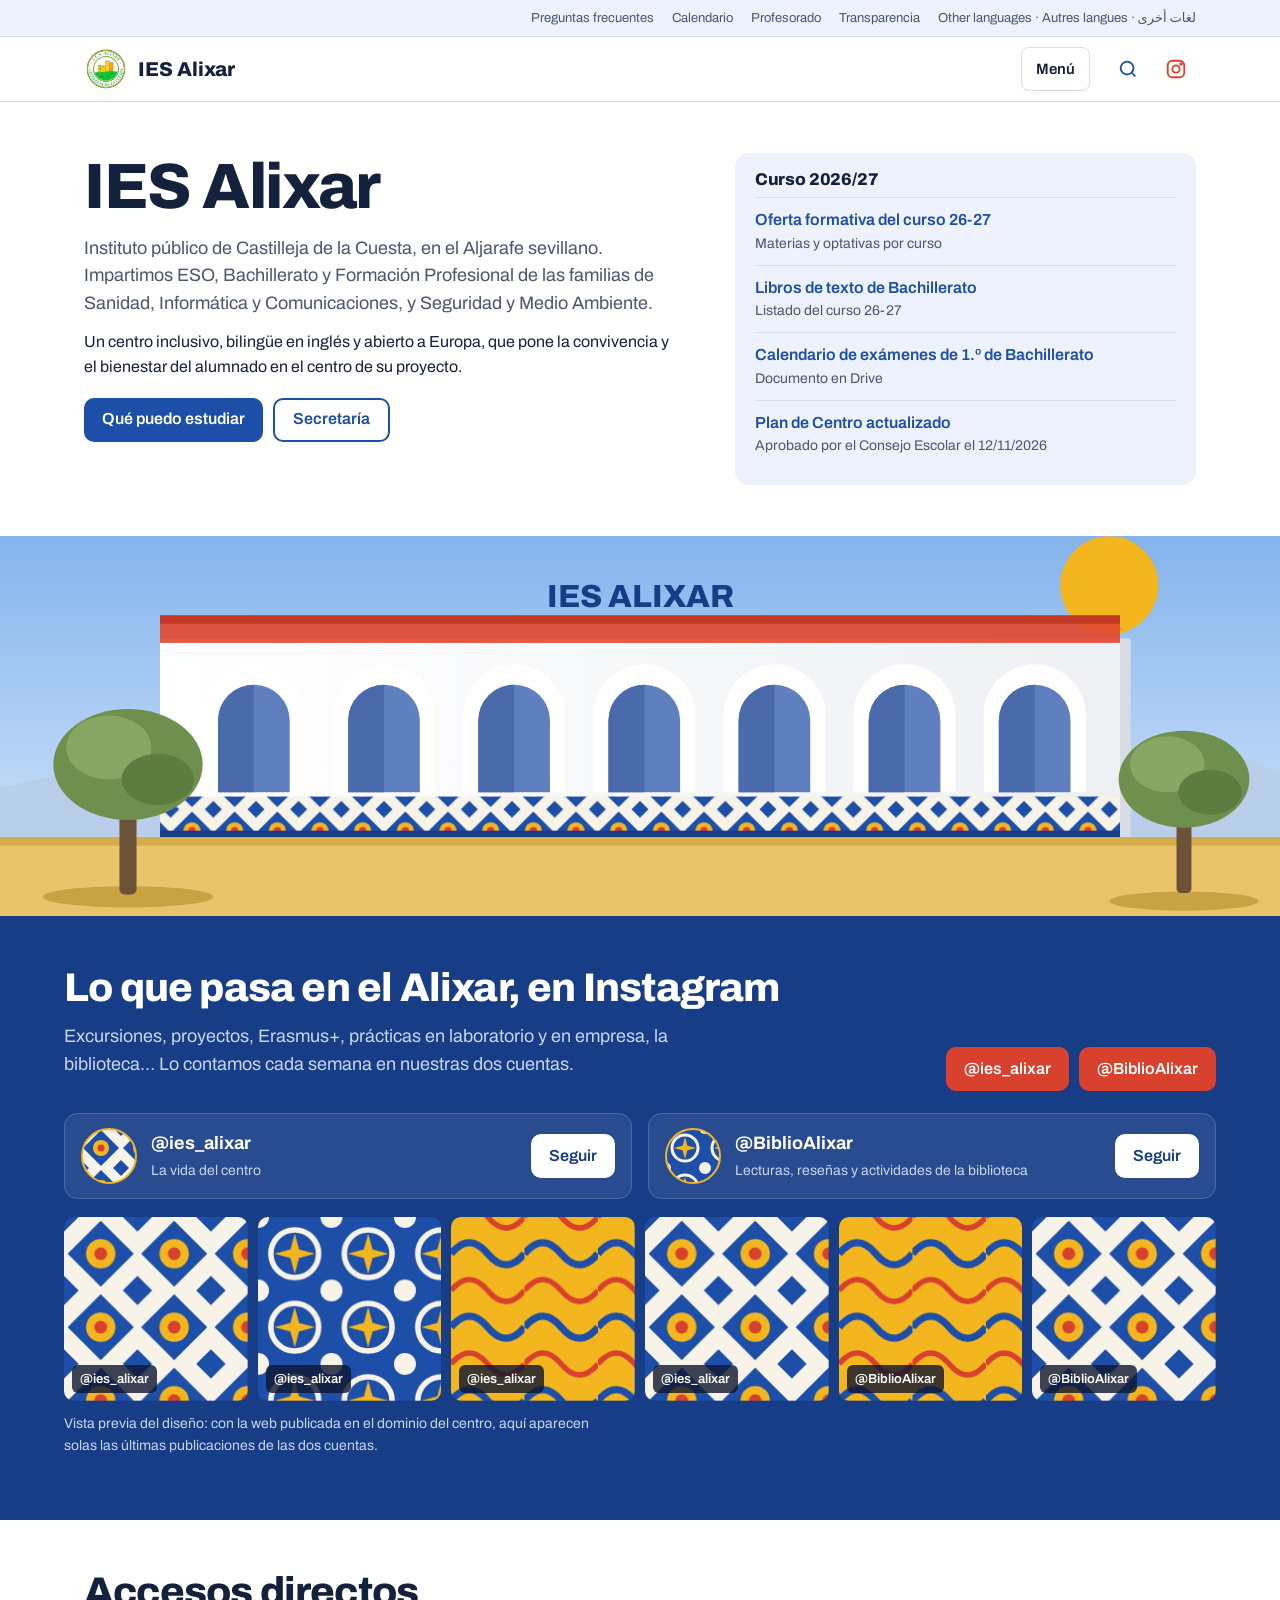
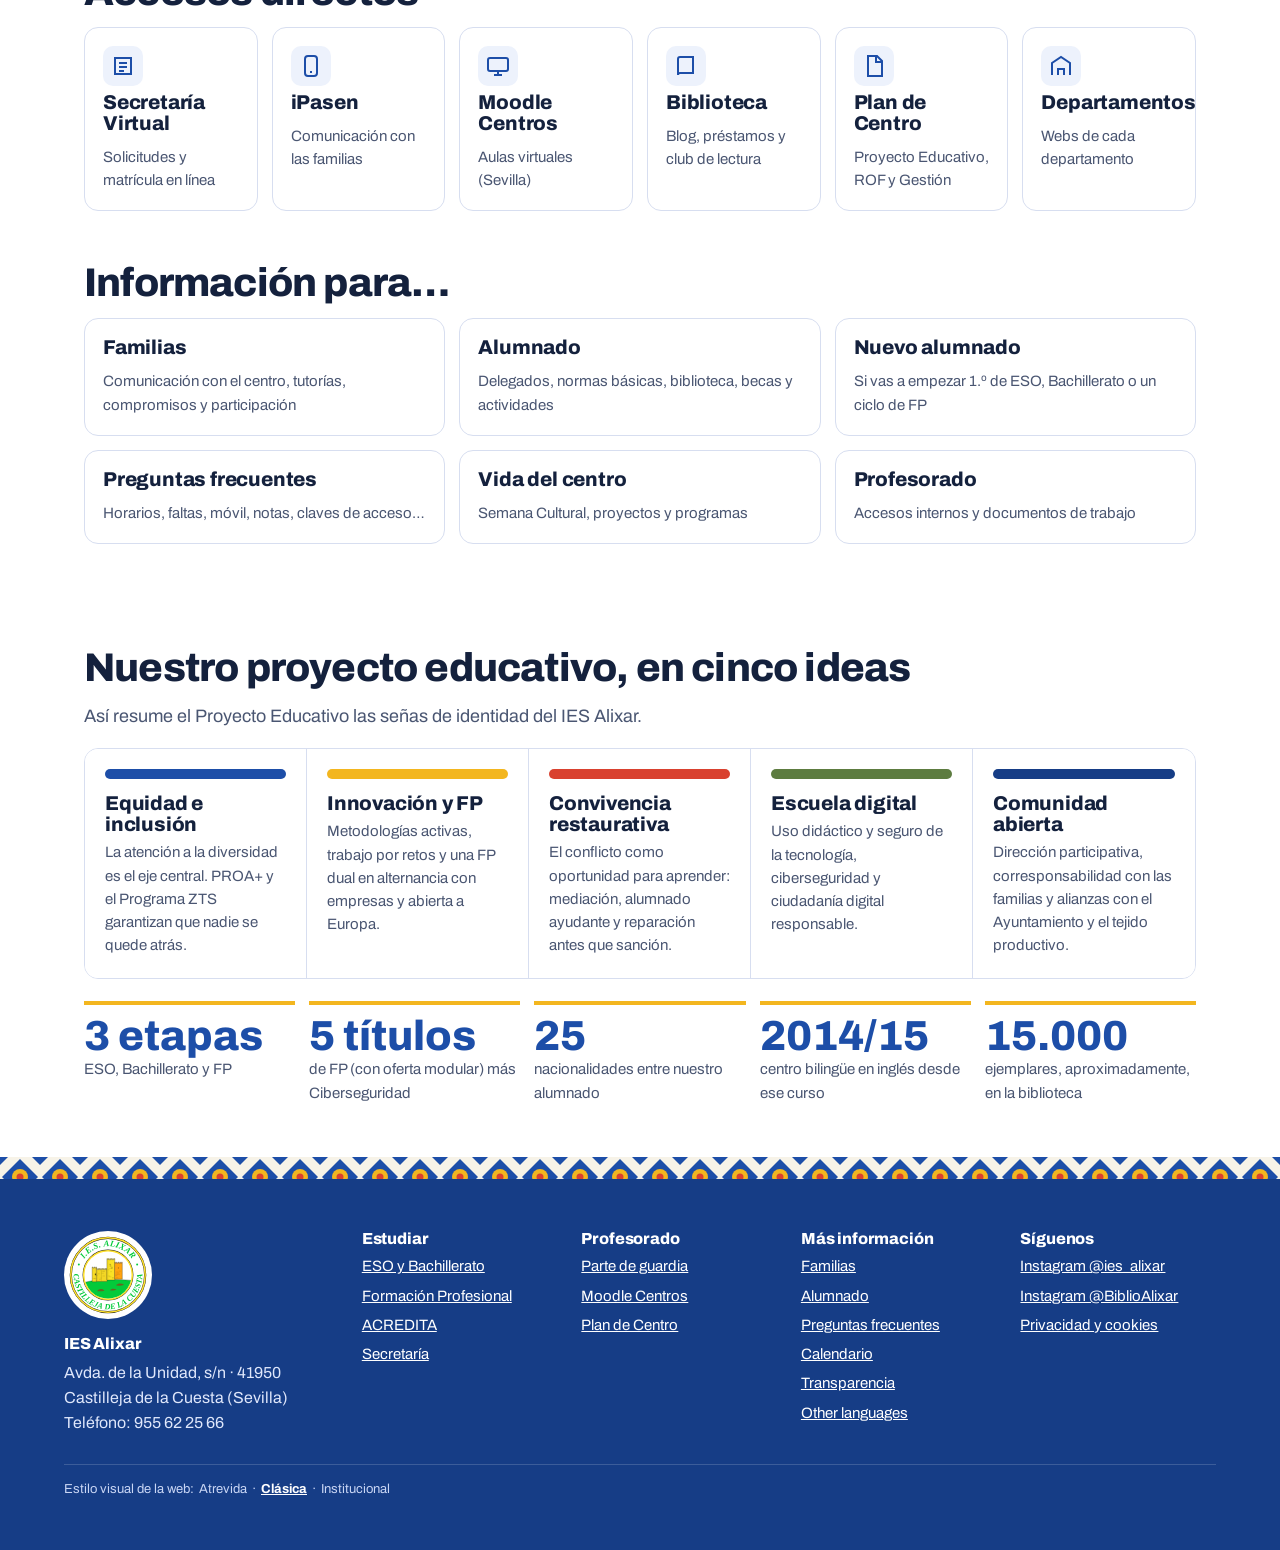
<file: docs/clasica.html>
<!DOCTYPE html>
<html lang="es">
<head>
<meta charset="utf-8">
<meta name="viewport" content="width=device-width, initial-scale=1">
<title>IES Alixar</title>
<meta name="description" content="IES Alixar, instituto público de Castilleja de la Cuesta (Sevilla): ESO, Bachillerato bilingüe y Formación Profesional de Sanidad, Informática y Seguridad y Medio Ambiente.">
<meta name="theme-color" content="#1d4ea8">
<meta property="og:title" content="IES Alixar">
<meta property="og:description" content="Instituto público de Castilleja de la Cuesta (Sevilla): ESO, Bachillerato y Formación Profesional.">
<meta property="og:type" content="website">
<meta property="og:locale" content="es_ES">
<link rel="icon" href="[data-uri]">
<link rel="preconnect" href="https://fonts.googleapis.com">
<link rel="preconnect" href="https://fonts.gstatic.com" crossorigin>
<link href="https://fonts.googleapis.com/css2?family=Archivo:wght@400;500;600;800&display=swap" rel="stylesheet">
<style>
/* VOICE everyday institucional: cercano, claro, para familias, alumnado y profesorado
   IDEA un zócalo de azulejo sevillano: la web se ordena en piezas de tile que encajan
   PICTURE fachada encalada con arcos, friso de azulejo y olivos del Aljarafe; muro de Instagram en azulejos
   COLOUR blanco cal, azul azulejo #1d4ea8, albero #f3b61f, acento almagra #d9412f
   TYPE Archivo 800 titulares + Archivo texto
   LAYOUT portada: título y avisos arriba, escena a todo ancho, banda azul de Instagram; móvil apilado */
:root{color-scheme:light dark;--bg:light-dark(#ffffff,#0e1630);--ink:light-dark(#14213d,#eef2fb);--soft:light-dark(#4a5672,#b5c0da);--blue:light-dark(#1d4ea8,#7ea6f2);--blue-d:light-dark(#163d86,#0a1330);--albero:#f3b61f;--red:light-dark(#d9412f,#ff7a68);--tile:light-dark(#edf2fc,#17244a);--line:light-dark(#d7def0,#2a3a66);--card:light-dark(#ffffff,#131e40)}
:root[data-theme=light]{color-scheme:light}:root[data-theme=dark]{color-scheme:dark}
*{box-sizing:border-box;min-width:0}
html{scroll-padding-top:80px}
body{margin:0;background:var(--bg);color:var(--ink);font:16px/1.55 Archivo,system-ui,sans-serif;overflow-x:clip}
a{color:var(--blue)}
img,svg{max-width:100%}
h1,h2,h3{font-weight:800;line-height:1.05;letter-spacing:-.02em;text-wrap:balance;margin:0}
h1{font-size:clamp(40px,6vw,64px)}
h2{font-size:clamp(28px,3.6vw,40px);margin-bottom:14px}
h3{font-size:20px;margin-bottom:6px;letter-spacing:-.01em}
p{margin:0 0 12px;max-width:68ch}
.band{padding-block:clamp(28px,4vw,64px);padding-inline:max(5vw,16px)}
.wrap{max-width:1240px;margin-inline:auto}
.lead{font-size:18px;color:var(--soft)}
.small{font-size:14px;color:var(--soft)}
/* cabecera */
header{position:sticky;top:0;z-index:20;background:var(--bg);border-bottom:1px solid var(--line)}
.bar{display:flex;align-items:center;gap:16px;max-width:1240px;margin:auto;padding:10px max(5vw,16px);flex-wrap:wrap}
.brand{flex-wrap:nowrap;white-space:nowrap;display:flex;align-items:center;gap:10px;text-decoration:none;color:var(--ink);font-weight:800;font-size:20px;margin-right:auto}
.brand img{width:44px;height:44px}
nav{display:flex;flex-wrap:wrap;gap:4px}
nav a{padding:10px 10px;border-radius:8px;text-decoration:none;color:var(--ink);font-weight:600;font-size:15px}
nav a:hover{background:var(--tile)}
nav a[aria-current=page]{background:var(--blue);color:#fff}
nav a.ig{color:var(--red)}
nav a.ig[aria-current=page]{background:var(--red);color:#fff}
#menu{display:none;min-height:44px;padding:0 14px;border-radius:8px;border:1px solid var(--line);background:var(--card);color:var(--ink);font:600 15px Archivo,sans-serif}
@media(max-width:1400px){#menu{display:block}nav{display:none;width:100%;order:3}nav.open{display:flex}nav a{flex:1 1 45%}}
/* páginas */
[data-page]{display:none}[data-page].on{display:block}
.skip{position:absolute;left:-9999px;top:8px;z-index:50;background:var(--blue);color:#fff;padding:10px 14px;border-radius:8px}
.skip:focus{left:16px}
.btn{display:inline-flex;align-items:center;gap:8px;min-height:44px;padding:0 18px;border-radius:10px;background:var(--blue);color:#fff;font-weight:600;text-decoration:none}
.btn.alt{background:transparent;color:var(--blue);border:2px solid var(--blue)}
.btn.red{background:var(--red)}
.btn:focus-visible,nav a:focus-visible,a:focus-visible,button:focus-visible{outline:3px solid var(--albero);outline-offset:2px}
.row{display:flex;flex-wrap:wrap;gap:10px;margin-top:18px}
/* portada */
.hero{display:grid;grid-template-columns:minmax(0,1.3fr) minmax(0,1fr);gap:clamp(20px,4vw,56px);align-items:start}
.avisos{background:var(--tile);border-radius:14px;padding:18px 20px}
.avisos h3{font-size:17px}
.avisos ul{list-style:none;margin:8px 0 0;padding:0}
.avisos li{border-top:1px solid var(--line);padding:10px 0}
.avisos li a{font-weight:600;text-decoration:none}
.avisos li span{display:block;font-size:14px;color:var(--soft)}
.scene{display:block;width:100%;height:clamp(220px,30vw,380px)}
@media(max-width:760px){.hero{grid-template-columns:minmax(0,1fr)}}
/* instagram */
.igband{background:var(--blue-d);color:#fff}
.igband a{color:#fff}
.igband .lead{color:#c9d6f5}
.ighead{display:grid;grid-template-columns:minmax(0,1fr) auto;gap:16px;align-items:end;margin-bottom:22px}
.profiles{display:grid;grid-template-columns:repeat(2,minmax(0,1fr));gap:16px;margin-bottom:18px}
.prof{display:flex;gap:14px;align-items:center;background:#ffffff14;border:1px solid #ffffff2a;border-radius:14px;padding:14px 16px}
.prof svg{width:56px;height:56px;flex:none}
.prof b{font-size:18px;display:block}
.prof span{font-size:14px;color:#c9d6f5}
.prof .btn{margin-left:auto;background:#fff;color:var(--blue-d);flex:none}
.grid-ig{display:grid;grid-template-columns:repeat(6,minmax(0,1fr));gap:10px}
.post{aspect-ratio:1;border-radius:10px;overflow:hidden;position:relative;display:block;text-decoration:none}
.post svg{position:absolute;inset:0;width:100%;height:100%}
.post em{position:absolute;left:8px;bottom:8px;right:8px;font-style:normal;font-size:13px;font-weight:600;background:#0e1630cc;color:#fff;padding:4px 8px;border-radius:6px;width:max-content;max-width:calc(100% - 16px)}
.ig-live{display:grid;grid-template-columns:repeat(auto-fill,minmax(300px,1fr));gap:14px}
@media(max-width:860px){.grid-ig{grid-template-columns:repeat(3,minmax(0,1fr))}.profiles{grid-template-columns:minmax(0,1fr)}}
@media(max-width:600px){.ighead{grid-template-columns:minmax(0,1fr)}.prof{flex-wrap:wrap}.prof .btn{margin-left:0}}
/* tiles: tarjetas en azulejo */
.tiles{display:grid;grid-template-columns:repeat(auto-fit,minmax(min(100%,220px),1fr));gap:14px}
.six{grid-template-columns:repeat(6,minmax(0,1fr))}
@media(max-width:1000px){.six{grid-template-columns:repeat(3,minmax(0,1fr))}}
@media(max-width:520px){.six{grid-template-columns:repeat(2,minmax(0,1fr))}}
.tile{background:var(--card);border:1px solid var(--line);border-radius:14px;padding:18px;display:flex;flex-direction:column;gap:6px;text-decoration:none;color:var(--ink)}
a.tile:hover{border-color:var(--blue)}
.tile .ico{width:40px;height:40px;border-radius:10px;background:var(--tile);display:grid;place-items:center;color:var(--blue)}
.tile .ico svg{width:24px;height:24px}
.tile p{font-size:15px;color:var(--soft);margin:0}
.pillars{display:grid;grid-template-columns:repeat(5,minmax(0,1fr));gap:0;border:1px solid var(--line);border-radius:14px;overflow:hidden}
.pillar{padding:20px;border-right:1px solid var(--line);background:var(--card)}
.pillar:last-child{border-right:0}
.pillar i{display:block;width:100%;height:10px;border-radius:5px;margin-bottom:14px}
.pillar p{font-size:15px;color:var(--soft);margin:0}
@media(max-width:1000px){.pillars{grid-template-columns:repeat(2,minmax(0,1fr))}.pillar{border-bottom:1px solid var(--line)}.pillar:last-child{grid-column:1/-1}}
@media(max-width:560px){.pillars{grid-template-columns:minmax(0,1fr)}.pillar{border-right:0}}
.figs{display:grid;grid-template-columns:repeat(auto-fit,minmax(10em,1fr));gap:14px;margin-top:22px}
.figs div{border-top:4px solid var(--albero);padding-top:10px}
.figs b{display:block;font-size:clamp(30px,3.4vw,42px);font-weight:800;line-height:1;color:var(--blue);white-space:nowrap}
.figs span{font-size:15px;color:var(--soft)}
/* páginas interiores */
.pagehead{background:var(--tile);border-bottom:6px solid var(--albero)}
.pagehead p{margin-top:10px}
.two{display:grid;grid-template-columns:minmax(0,1fr) minmax(0,1fr);gap:clamp(20px,4vw,48px)}
.side{display:grid;grid-template-columns:minmax(0,2fr) minmax(0,1fr);gap:clamp(20px,4vw,48px);align-items:start}
@media(max-width:800px){.two,.side{grid-template-columns:minmax(0,1fr)}}
ul.clean{padding-left:20px;margin:0 0 12px}
ul.clean li{margin-bottom:6px}
.panel{background:var(--card);border:1px solid var(--line);border-radius:14px;padding:18px 20px}
.panel+.panel{margin-top:14px}
.people{list-style:none;padding:0;margin:0}
.people li{display:flex;justify-content:space-between;gap:12px;flex-wrap:wrap;padding:9px 0;border-top:1px solid var(--line)}
.people li span{color:var(--soft);font-size:15px}
.docs{list-style:none;padding:0;margin:0;display:grid;grid-template-columns:repeat(auto-fit,minmax(min(100%,300px),1fr));gap:8px}
.docs a{display:flex;gap:10px;align-items:center;padding:12px 14px;border:1px solid var(--line);border-radius:10px;text-decoration:none;color:var(--ink);background:var(--card);min-height:52px}
.docs a:hover{border-color:var(--blue)}
.docs a b{color:var(--blue);font-size:13px;flex:none;width:3.6em}
.chips{display:flex;flex-wrap:wrap;gap:6px;margin:6px 0 10px;padding:0;list-style:none}
.chips li{background:var(--tile);border-radius:999px;padding:4px 11px;font-size:14px}
.tabs{display:flex;flex-wrap:wrap;gap:6px;margin-bottom:18px}
.tabs button{min-height:44px;padding:0 16px;border-radius:10px;border:1px solid var(--line);background:var(--card);color:var(--ink);font:600 15px Archivo,sans-serif;cursor:pointer}
.tabs button[aria-selected=true]{background:var(--blue);border-color:var(--blue);color:#fff}
.course{display:none}.course.on{display:block}
.cycle{border:1px solid var(--line);border-radius:14px;padding:18px 20px;background:var(--card);display:flex;flex-direction:column;gap:4px}
.cycle .tag{align-self:flex-start;font-size:13px;font-weight:600;padding:3px 10px;border-radius:999px;background:var(--albero);color:#14213d}
.cycle .tag.gs{background:var(--blue);color:#fff}
.cycle .tag.ce{background:var(--red);color:#fff}
.cycle dl{display:grid;grid-template-columns:auto minmax(0,1fr);gap:2px 12px;margin:8px 0 0;font-size:15px}
.cycle dt{color:var(--soft)}
.cycle dd{margin:0}
.fam{margin-bottom:34px}
.fam>h3{font-size:24px;margin-bottom:12px}
.cal{list-style:none;margin:0;padding:0}
.cal li{display:grid;grid-template-columns:9.5em minmax(0,1fr);gap:16px;padding:14px 0;border-top:1px solid var(--line)}
.cal b{font-size:20px;color:var(--blue);line-height:1.2}
@media(max-width:520px){.cal li{grid-template-columns:minmax(0,1fr);gap:2px}}
.scroll{overflow-x:auto}
table{border-collapse:collapse;width:100%;font-size:15px}
th,td{text-align:left;padding:9px 10px;border-bottom:1px solid var(--line)}
td.n,th.n{text-align:right;font-variant-numeric:tabular-nums}
.logos{display:flex;flex-wrap:wrap;gap:8px;list-style:none;padding:0;margin:10px 0 0}
.logos li{border:1px solid var(--line);border-radius:8px;padding:6px 10px;font-size:14px;background:var(--card)}
.embed{position:relative;aspect-ratio:16/9;border-radius:12px;overflow:hidden;background:var(--tile);border:1px solid var(--line)}
.embed iframe{position:absolute;inset:0;width:100%;height:100%;border:0}
.embed .fb{position:absolute;inset:0;display:grid;place-items:center;text-align:center;padding:16px;font-size:15px;color:var(--soft)}
.drive{height:clamp(360px,60vh,620px);aspect-ratio:auto}
.vids{display:grid;grid-template-columns:repeat(auto-fit,minmax(min(100%,320px),1fr));gap:16px;margin-top:14px}
.vids figcaption{font-size:14px;color:var(--soft);margin-top:6px}
figure{margin:0}
.src{font-size:13px;color:var(--soft);margin-top:8px}
.official{display:grid;grid-template-columns:repeat(3,minmax(0,1fr));gap:14px}
@media(max-width:900px){.official{grid-template-columns:repeat(2,minmax(0,1fr))}}
@media(max-width:520px){.official{grid-template-columns:minmax(0,1fr)}}
.official a.tile b{font-size:13px;color:var(--soft);font-weight:500}
.navig{display:flex;gap:6px;align-items:center}
.navig a{display:grid;place-items:center;width:40px;height:40px;border-radius:10px;color:var(--red)}
.navig a:hover{background:var(--tile)}
.navig svg{width:22px;height:22px}
.post img{position:absolute;inset:0;width:100%;height:100%;object-fit:cover}
.sr{position:absolute;width:1px;height:1px;overflow:hidden;clip:rect(0 0 0 0);white-space:nowrap}
.note{border-left:4px solid var(--albero);padding:10px 14px;background:var(--tile);border-radius:0 10px 10px 0;font-size:15px}
/* pie */
footer{background:var(--blue-d);color:#dfe7fb}
footer a{color:#fff}
.foot{display:grid;grid-template-columns:minmax(0,1.4fr) repeat(4,minmax(0,1fr));gap:24px}
footer h3{font-size:16px;color:#fff;margin-bottom:8px}
footer ul{list-style:none;padding:0;margin:0}
footer li{margin-bottom:6px;font-size:15px}
.frieze{height:22px;background:var(--blue-d)}
@media(max-width:800px){.foot{grid-template-columns:repeat(2,minmax(0,1fr))}}
@media(max-width:480px){.foot{grid-template-columns:minmax(0,1fr)}}
@media(prefers-reduced-motion:no-preference){.sun{animation:glow 6s ease-in-out infinite alternate}@keyframes glow{to{opacity:.75}}}
.estilo{max-width:1240px;margin:28px auto 0;padding-top:14px;border-top:1px solid #ffffff2a;font-size:13px;color:#c9d6f5}
.estilo a{color:inherit;text-decoration:none;padding:4px 2px}
.estilo a:hover{text-decoration:underline}
.estilo a[aria-current]{color:#fff;font-weight:700;text-decoration:underline}
/* barra superior, buscador y contenidos ampliados */
.util{background:var(--tile);border-bottom:1px solid var(--line)}
.util-in{max-width:1240px;margin:auto;padding:4px max(5vw,16px);display:flex;flex-wrap:wrap;gap:2px 18px;justify-content:flex-end;font-size:13px}
.util a{color:var(--soft);text-decoration:none;padding:4px 0}
.util a:hover{color:var(--ink);text-decoration:underline}
.sbtn{display:grid;place-items:center;width:44px;height:44px;border-radius:10px;border:0;background:transparent;color:var(--blue);cursor:pointer}
.sbtn:hover{background:var(--tile)}
.sbtn svg{width:22px;height:22px}
.search{border-top:1px solid var(--line);background:var(--bg)}
.search-in{max-width:840px;margin:auto;padding:14px max(5vw,16px) 18px}
.search input{width:100%;min-height:48px;font:16px Archivo,system-ui,sans-serif;padding:0 14px;border:2px solid var(--line);border-radius:10px;background:var(--card);color:var(--ink)}
.search input:focus{outline:none;border-color:var(--blue)}
.sres{list-style:none;margin:10px 0 0;padding:0;max-height:60vh;overflow:auto}
.sres a{display:block;padding:10px 12px;border-radius:8px;text-decoration:none;color:var(--ink)}
.sres a:hover,.sres a:focus{background:var(--tile)}
.sres a span{display:block;font-size:14px;color:var(--soft)}
.sres .none{padding:10px 12px;color:var(--soft)}
details.acc{border:1px solid var(--line);border-radius:12px;background:var(--card);margin-bottom:10px}
details.acc>summary{cursor:pointer;padding:14px 18px;font-weight:600;list-style-position:inside}
details.acc[open]>summary{border-bottom:1px solid var(--line)}
details.acc>*:not(summary){margin:12px 18px}
details.acc .logos{margin:12px 18px 16px}
.faq details{max-width:900px}
dl.defs{margin:0}
dl.defs dt{font-weight:700;margin-top:10px}
dl.defs dd{margin:2px 0 0;color:var(--soft);font-size:15px}
details.mods{margin-top:10px;border-top:1px solid var(--line);padding-top:8px}
details.mods>summary{cursor:pointer;font-weight:600;color:var(--blue);font-size:15px;min-height:32px}
details.mods h4{font-size:14px;margin:12px 0 4px}
details.mods ul{margin:0;padding-left:18px;font-size:14px}
details.mods li{margin-bottom:2px}
[dir=rtl] ul.clean{padding-left:0;padding-right:20px}
@media(max-width:1000px){.foot{grid-template-columns:repeat(3,minmax(0,1fr))}}
@media(min-width:1401px){.bar{flex-wrap:nowrap}nav{flex-wrap:nowrap}.navig{flex:none}}
</style>
<script type="application/ld+json">{"@context":"https://schema.org","@type":"HighSchool","name":"IES Alixar","address":{"@type":"PostalAddress","streetAddress":"Avda. de la Unidad, s/n","postalCode":"41950","addressLocality":"Castilleja de la Cuesta","addressRegion":"Sevilla","addressCountry":"ES"},"telephone":"+34955622566","sameAs":["https://www.instagram.com/ies_alixar/","https://www.instagram.com/biblioalixar/"]}</script>
</head>
<body data-theme-name="clasica">
<a class="skip" href="#main">Saltar al contenido</a>
<svg width="0" height="0" style="position:absolute" aria-hidden="true">
 <defs>
  <pattern id="az" width="40" height="40" patternUnits="userSpaceOnUse">
   <rect width="40" height="40" fill="#f7f3e8"/>
   <path d="M20 2 L38 20 L20 38 L2 20Z" fill="#1d4ea8"/>
   <circle cx="20" cy="20" r="8" fill="#f3b61f"/>
   <circle cx="20" cy="20" r="3.5" fill="#d9412f"/>
   <path d="M0 0h8L0 8zM40 0h-8l8 8zM0 40h8l-8-8zM40 40h-8l8-8z" fill="#1d4ea8"/>
  </pattern>
  <pattern id="az2" width="40" height="40" patternUnits="userSpaceOnUse">
   <rect width="40" height="40" fill="#1d4ea8"/>
   <circle cx="20" cy="20" r="13" fill="none" stroke="#f7f3e8" stroke-width="3"/>
   <path d="M20 9 L23 20 L20 31 L17 20Z M9 20 L20 17 L31 20 L20 23Z" fill="#f3b61f"/>
   <circle cx="0" cy="0" r="6" fill="#f7f3e8"/><circle cx="40" cy="0" r="6" fill="#f7f3e8"/><circle cx="0" cy="40" r="6" fill="#f7f3e8"/><circle cx="40" cy="40" r="6" fill="#f7f3e8"/>
  </pattern>
  <pattern id="az3" width="40" height="40" patternUnits="userSpaceOnUse">
   <rect width="40" height="40" fill="#f3b61f"/>
   <path d="M0 20 Q10 8 20 20 T40 20" fill="none" stroke="#1d4ea8" stroke-width="4"/>
   <path d="M0 40 Q10 28 20 40 T40 40 M0 0 Q10 -12 20 0 T40 0" fill="none" stroke="#d9412f" stroke-width="3"/>
  </pattern>
  <symbol id="arch" viewBox="0 0 120 150"><path d="M0 150V60A60 60 0 0 1 120 60V150Z" fill="#fff"/><path d="M18 150V66A42 42 0 0 1 102 66V150Z" fill="#5f7fbf"/><path d="M18 150V66A42 42 0 0 1 60 24V150Z" fill="#4a6aac"/></symbol>
  <symbol id="olive" viewBox="0 0 160 200"><rect x="72" y="110" width="16" height="90" rx="5" fill="#6b5236"/><path d="M80 120 Q60 100 52 112" stroke="#6b5236" stroke-width="7" fill="none"/><ellipse cx="80" cy="78" rx="70" ry="52" fill="#6f8f4e"/><ellipse cx="62" cy="62" rx="40" ry="30" fill="#87a663"/><ellipse cx="108" cy="92" rx="34" ry="24" fill="#5d7c40"/></symbol>
 </defs>
</svg>

<header>
 <div class="util"><div class="util-in">
  <a href="#faq">Preguntas frecuentes</a><a href="#calendario">Calendario</a><a href="#profesorado">Profesorado</a><a href="#transparencia">Transparencia</a><a href="#idiomas" lang="en">Other languages · Autres langues · لغات أخرى</a>
 </div></div>
 <div class="bar">
  <a class="brand" href="#inicio" aria-label="IES Alixar, inicio">
   <img src="[data-uri]" alt="" width="44" height="44">
   IES Alixar
  </a>
  <button id="menu" aria-expanded="false" aria-controls="nav">Menú</button>
  <nav id="nav" aria-label="Principal">
   <a href="#inicio">Inicio</a>
   <a href="#centro">El centro</a>
   <a href="#secretaria">Secretaría</a>
   <a href="#familias">Familias</a>
   <a href="#alumnado">Alumnado</a>
   <a href="#oferta">ESO y Bachillerato</a>
   <a href="#fp">Formación Profesional</a>
   <a href="#acredita">ACREDITA</a>
   <a href="#convivencia">Convivencia</a>
  </nav>
  <div class="navig">
   <button class="sbtn" id="sbtn" type="button" aria-label="Buscar en la web" aria-expanded="false" aria-controls="search"><svg viewBox="0 0 24 24" fill="none" stroke="currentColor" stroke-width="2"><circle cx="11" cy="11" r="7"/><path d="M20 20l-4-4"/></svg></button>
   <a href="https://www.instagram.com/ies_alixar/" title="Instagram @ies_alixar" aria-label="Instagram @ies_alixar"><svg viewBox="0 0 24 24" fill="none" stroke="currentColor" stroke-width="2"><rect x="3" y="3" width="18" height="18" rx="5"/><circle cx="12" cy="12" r="4"/><circle cx="17.5" cy="6.5" r="1" fill="currentColor"/></svg></a>
  </div>
 </div>
 <div id="search" class="search" hidden>
  <div class="search-in">
   <label for="q" class="sr">Buscar en la web</label>
   <input id="q" type="search" placeholder="Buscar en la web: matrícula, móvil, Erasmus, optativas…" autocomplete="off">
   <ul id="sres" class="sres" aria-live="polite"></ul>
  </div>
 </div>
</header>

<main id="main" tabindex="-1">
<!-- ============ INICIO ============ -->
<section data-page="inicio">
 <div class="band wrap hero">
  <div>
   <h1>IES Alixar</h1>
   <p class="lead" style="margin-top:14px">Instituto público de Castilleja de la Cuesta, en el Aljarafe sevillano. Impartimos ESO, Bachillerato y Formación Profesional de las familias de Sanidad, Informática y Comunicaciones, y Seguridad y Medio Ambiente.</p>
   <p>Un centro inclusivo, bilingüe en inglés y abierto a Europa, que pone la convivencia y el bienestar del alumnado en el centro de su proyecto.</p>
   <div class="row">
    <a class="btn" href="#oferta">Qué puedo estudiar</a>
    <a class="btn alt" href="#secretaria">Secretaría</a>
   </div>
  </div>
  <aside class="avisos" aria-labelledby="av" data-avisos>
   <h3 id="av">Curso 2026/27</h3>
   <ul>
    <li data-hasta="2027-09-15"><a href="https://drive.google.com/file/d/1u_rcIVLD_dSvkrxkO-KsLnP6Bqg1R-V5/view">Oferta formativa del curso 26-27</a><span>Materias y optativas por curso</span></li>
    <li data-hasta="2027-09-15"><a href="https://drive.google.com/file/d/1x2i_ucU8sHoNsAkaYMD18kuUTWoH7yR8/view">Libros de texto de Bachillerato</a><span>Listado del curso 26-27</span></li>
    <li data-hasta="2027-06-30"><a href="https://drive.google.com/file/d/1bt0aJ9QCRGAakWUMd08jaFK8oxcDZO-f/view">Calendario de exámenes de 1.º de Bachillerato</a><span>Documento en Drive</span></li>
    <li data-hasta="2027-01-31"><a href="#centro">Plan de Centro actualizado</a><span>Aprobado por el Consejo Escolar el 12/11/2026</span></li>
   </ul>
  </aside>
 </div>
 <svg class="scene" viewBox="0 0 1200 380" preserveAspectRatio="xMidYMax slice" role="img" aria-label="Fachada encalada con arcos, friso de azulejo y olivos">
  <defs>
   <linearGradient id="sky" x1="0" y1="0" x2="0" y2="1"><stop offset="0" stop-color="#7fb0ec"/><stop offset="1" stop-color="#d9e9fb"/></linearGradient>
   <linearGradient id="wall" x1="0" y1="0" x2="1" y2="0"><stop offset="0" stop-color="#ffffff"/><stop offset="1" stop-color="#eef0f4"/></linearGradient>
  </defs>
  <rect width="1200" height="380" fill="url(#sky)"/>
  <circle class="sun" cx="1040" cy="70" r="46" fill="#f3b61f"/>
  <path d="M0 260 Q200 210 420 240 T860 230 T1200 245 V380 H0Z" fill="#b9cfe9"/>
  <rect x="150" y="120" width="900" height="200" fill="url(#wall)"/>
  <rect x="150" y="104" width="900" height="20" fill="#e4472f" opacity=".9"/>
  <rect x="150" y="98" width="900" height="8" fill="#c23a26"/>
  <g id="arches"></g>
  <rect x="150" y="268" width="900" height="34" fill="url(#az)"/>
  <rect x="150" y="300" width="900" height="6" fill="#163d86"/>
  <rect x="1050" y="120" width="10" height="186" fill="#d7dbe4"/>
  <rect x="0" y="306" width="1200" height="74" fill="#e8c46a"/>
  <rect x="0" y="306" width="1200" height="8" fill="#d6ad4b"/>
  <ellipse cx="120" cy="362" rx="80" ry="10" fill="#c9a244"/>
  <use href="#olive" x="40" y="160" width="160" height="200"/>
  <ellipse cx="1110" cy="366" rx="70" ry="9" fill="#c9a244"/>
  <use href="#olive" x="1040" y="176" width="140" height="190"/>
  <text x="600" y="90" text-anchor="middle" font-family="Archivo,sans-serif" font-weight="800" font-size="30" fill="#163d86" >IES ALIXAR</text>
 </svg>

 <div class="band igband" id="ig-home">
  <div class="wrap">
   <div class="ighead">
    <div>
     <h2>Lo que pasa en el Alixar, en Instagram</h2>
     <p class="lead">Excursiones, proyectos, Erasmus+, prácticas en laboratorio y en empresa, la biblioteca… Lo contamos cada semana en nuestras dos cuentas.</p>
    </div>
    <div class="row" style="margin:0"><a class="btn red" href="https://www.instagram.com/ies_alixar/">@ies_alixar</a><a class="btn red" href="https://www.instagram.com/biblioalixar/">@BiblioAlixar</a></div>
   </div>
   <div class="profiles">
    <div class="prof"><svg viewBox="0 0 56 56" aria-hidden="true"><circle cx="28" cy="28" r="27" fill="url(#az)" stroke="#f3b61f" stroke-width="2"/></svg><div><b>@ies_alixar</b><span>La vida del centro</span></div><a class="btn" href="https://www.instagram.com/ies_alixar/">Seguir</a></div>
    <div class="prof"><svg viewBox="0 0 56 56" aria-hidden="true"><circle cx="28" cy="28" r="27" fill="url(#az2)" stroke="#f3b61f" stroke-width="2"/></svg><div><b>@BiblioAlixar</b><span>Lecturas, reseñas y actividades de la biblioteca</span></div><a class="btn" href="https://www.instagram.com/biblioalixar/">Seguir</a></div>
   </div>
   <div class="grid-ig" data-ig="home"></div>
   <p class="small" style="color:#c9d6f5;margin-top:12px" data-ig-note>Vista previa del diseño: con la web publicada en el dominio del centro, aquí aparecen solas las últimas publicaciones de las dos cuentas.</p>
  </div>
 </div>

 <div class="band wrap">
  <h2>Accesos directos</h2>
  <div class="tiles six">
   <a class="tile" href="https://www.juntadeandalucia.es/educacion/secretariavirtual/"><span class="ico"><svg viewBox="0 0 24 24" fill="none" stroke="currentColor" stroke-width="2"><path d="M4 4h16v16H4zM8 9h8M8 13h8M8 17h5"/></svg></span><h3>Secretaría Virtual</h3><p>Solicitudes y matrícula en línea</p></a>
   <a class="tile" href="https://www.juntadeandalucia.es/educacion/portalseneca/web/pasen"><span class="ico"><svg viewBox="0 0 24 24" fill="none" stroke="currentColor" stroke-width="2"><rect x="6" y="2" width="12" height="20" rx="3"/><path d="M11 18h2"/></svg></span><h3>iPasen</h3><p>Comunicación con las familias</p></a>
   <a class="tile" href="https://educacionadistancia.juntadeandalucia.es/centros/sevilla/login/index.php"><span class="ico"><svg viewBox="0 0 24 24" fill="none" stroke="currentColor" stroke-width="2"><rect x="2" y="4" width="20" height="13" rx="2"/><path d="M8 21h8M12 17v4"/></svg></span><h3>Moodle Centros</h3><p>Aulas virtuales (Sevilla)</p></a>
   <a class="tile" href="https://biblioalixar.blogspot.com/"><span class="ico"><svg viewBox="0 0 24 24" fill="none" stroke="currentColor" stroke-width="2"><path d="M4 5a2 2 0 0 1 2-2h13v16H6a2 2 0 0 0-2 2zM4 5v16"/></svg></span><h3>Biblioteca</h3><p>Blog, préstamos y club de lectura</p></a>
   <a class="tile" href="#centro"><span class="ico"><svg viewBox="0 0 24 24" fill="none" stroke="currentColor" stroke-width="2"><path d="M6 2h9l5 5v15H6zM14 2v6h6"/></svg></span><h3>Plan de Centro</h3><p>Proyecto Educativo, ROF y Gestión</p></a>
   <a class="tile" href="#departamentos" data-go="centro"><span class="ico"><svg viewBox="0 0 24 24" fill="none" stroke="currentColor" stroke-width="2"><path d="M3 21V9l9-6 9 6v12M9 21v-6h6v6"/></svg></span><h3>Departamentos</h3><p>Webs de cada departamento</p></a>
  </div>
 </div>

 <div class="band wrap" style="padding-top:0">
  <h2>Información para…</h2>
  <div class="official">
   <a class="tile" href="#familias"><h3>Familias</h3><p>Comunicación con el centro, tutorías, compromisos y participación</p></a>
   <a class="tile" href="#alumnado"><h3>Alumnado</h3><p>Delegados, normas básicas, biblioteca, becas y actividades</p></a>
   <a class="tile" href="#nuevo"><h3>Nuevo alumnado</h3><p>Si vas a empezar 1.º de ESO, Bachillerato o un ciclo de FP</p></a>
   <a class="tile" href="#faq"><h3>Preguntas frecuentes</h3><p>Horarios, faltas, móvil, notas, claves de acceso…</p></a>
   <a class="tile" href="#proyectos"><h3>Vida del centro</h3><p>Semana Cultural, proyectos y programas</p></a>
   <a class="tile" href="#profesorado"><h3>Profesorado</h3><p>Accesos internos y documentos de trabajo</p></a>
  </div>
 </div>
 <div class="band wrap">
  <h2>Nuestro proyecto educativo, en cinco ideas</h2>
  <p class="lead">Así resume el Proyecto Educativo las señas de identidad del IES Alixar.</p>
  <div class="pillars" style="margin-top:18px">
   <div class="pillar"><i style="background:var(--blue)"></i><h3>Equidad e inclusión</h3><p>La atención a la diversidad es el eje central. PROA+ y el Programa ZTS garantizan que nadie se quede atrás.</p></div>
   <div class="pillar"><i style="background:var(--albero)"></i><h3>Innovación y FP</h3><p>Metodologías activas, trabajo por retos y una FP dual en alternancia con empresas y abierta a Europa.</p></div>
   <div class="pillar"><i style="background:var(--red)"></i><h3>Convivencia restaurativa</h3><p>El conflicto como oportunidad para aprender: mediación, alumnado ayudante y reparación antes que sanción.</p></div>
   <div class="pillar"><i style="background:#5d7c40"></i><h3>Escuela digital</h3><p>Uso didáctico y seguro de la tecnología, ciberseguridad y ciudadanía digital responsable.</p></div>
   <div class="pillar"><i style="background:var(--blue-d)"></i><h3>Comunidad abierta</h3><p>Dirección participativa, corresponsabilidad con las familias y alianzas con el Ayuntamiento y el tejido productivo.</p></div>
  </div>
  <div class="figs">
   <div><b>3 etapas</b><span>ESO, Bachillerato y FP</span></div>
   <div><b>5 títulos</b><span>de FP (con oferta modular) más Ciberseguridad</span></div>
   <div><b>25</b><span>nacionalidades entre nuestro alumnado</span></div>
   <div><b>2014/15</b><span>centro bilingüe en inglés desde ese curso</span></div>
   <div><b>15.000</b><span>ejemplares, aproximadamente, en la biblioteca</span></div>
  </div>
 </div>
</section>

<!-- ============ EL CENTRO ============ -->
<section data-page="centro">
 <div class="band pagehead"><div class="wrap"><h1>El centro</h1><p class="lead">Quiénes somos, nuestras instalaciones, qué nos guía y cómo nos organizamos.</p></div></div>
 <div class="band wrap side">
  <div>
   <h2>Quiénes somos</h2>
   <p>El IES Alixar se ubica en Castilleja de la Cuesta, en el sector del Aljarafe sevillano, a solo 6 km de la capital. Nuestro centro atiende a las familias de Castilleja de la Cuesta y cuenta con transporte escolar para los núcleos adscritos de Coca y El Carambolo (Camas), además de recibir alumnado de Bormujos y de más de una veintena de localidades del área metropolitana y Sevilla en su Formación Profesional.</p>
   <p>Organizamos la actividad en dos turnos: por la mañana, ESO, Bachillerato y ciclos formativos; por la tarde, ciclos de Formación Profesional, la oferta modular de Farmacia y las actividades de acompañamiento escolar PROA. Escolarizamos alumnado de 25 nacionalidades distintas, una diversidad cultural y humana que enriquece nuestra comunidad y a la que respondemos con equidad, inclusión y altas expectativas.</p>
   <h3 style="margin-top:22px">Qué alumnado queremos formar</h3>
   <ul class="clean">
    <li><b>En la ESO</b>, personas críticas que se comunican con soltura en varias lenguas, aplican el razonamiento científico y matemático a su vida cotidiana, emplean la tecnología con rigor y seguridad, y conviven desde el respeto, la empatía y la igualdad.</li>
    <li><b>En Bachillerato</b>, madurez intelectual y humana, autonomía de aprendizaje y capacidad de análisis para afrontar con solvencia los estudios universitarios o la Formación Profesional de Grado Superior.</li>
    <li><b>En Formación Profesional</b>, profesionales cualificados y empleables, formados en talleres, laboratorios y empresas del entorno.</li>
   </ul>
   <h3 style="margin-top:22px">Principios pedagógicos y organizativos</h3>
   <p>Aprendizaje competencial, evaluación formativa y continua, Diseño Universal para el Aprendizaje (DUA) para responder a los ritmos de cada estudiante, enfoque preventivo y restaurativo de los conflictos escolares, coeducación e igualdad efectiva, y compromiso con la sostenibilidad y la transformación digital educativa.</p>
   <h3 style="margin-top:22px">Instalaciones y recursos para el aprendizaje</h3>
   <p>El instituto dispone de infraestructuras equipadas para la docencia general y la formación técnica especializada:</p>
   <ul class="clean">
    <li><b>Aulas Digitales Interactivas (ADI)</b> en todas las enseñanzas, dotadas de paneles interactivos, carros móviles de ordenadores portátiles y conectividad de alta velocidad.</li>
    <li><b>Laboratorios científicos específicos</b>: laboratorios de Física, Química, Biología y Geología, dotados de instrumental de experimentación y microscopía.</li>
    <li><b>Talleres y laboratorios de Formación Profesional</b>: laboratorios de Farmacia y Parafarmacia, laboratorios de Análisis Clínico y Microbiología, aulas-taller de Informática y Redes Locales con infraestructura de servidores y ciberseguridad, y laboratorio de Química y Control Ambiental.</li>
    <li><b>Biblioteca escolar</b>: espacio central de estudio y lectura con más de 15.000 volúmenes catalogados en BiblioWeb Séneca, puestos informáticos y dinamización lectora continuada.</li>
    <li><b>Espacios artísticos y deportivos</b>: aula de Música, talleres de Educación Plástica y Dibujo Técnico, gimnasio cubierto, pistas polideportivas exteriores y zonas de esparcimiento en patios arbolados.</li>
    <li><b>Servicios e instalaciones comunes</b>: salón de conferencias y actos, aula de convivencia (Aula ZoCo), despachos de orientación y mediación, y cafetería escolar.</li>
   </ul>
  </div>
  <div>
   <div class="panel">
    <h3>Equipo directivo</h3>
    <ul class="people">
     <li><b>Pedro Barco Bernal</b><span>Dirección</span></li>
     <li><b>Francisca Arredondo Martín</b><span>Vicedirección</span></li>
     <li><b>Mª Dolores Ortiz Nieto</b><span>Secretaría</span></li>
     <li><b>María Carrero Jurado</b><span>Jefatura de Estudios</span></li>
     <li><b>Luisa Fernanda Carrascal Moreno</b><span>Jefatura de Estudios de Adultos</span></li>
     <li><b>Mª Victoriana Domínguez Gómez</b><span>Jefatura adjunta</span></li>
     <li><b>Juan Bosco Rastrero Muñoz</b><span>Jefatura adjunta</span></li>
     <li><b>Alfonso Lara Garay</b><span>Jefatura adjunta</span></li>
    </ul>
   </div>
   <div class="panel">
    <h3>Dónde estamos</h3>
    <p style="margin:0">Avda. de la Unidad, s/n<br>41950 Castilleja de la Cuesta (Sevilla)<br>Teléfono: 955 62 25 66</p>
    <div class="row"><a class="btn alt" href="https://www.google.com/maps/search/?api=1&query=IES+Alixar+Castilleja+de+la+Cuesta">Cómo llegar</a></div>
   </div>
  </div>
 </div>
 <div class="band" style="background:var(--tile)" id="organizacion">
  <div class="wrap">
   <h2>Cómo nos organizamos</h2>
   <div class="two">
    <div>
     <h3>Órganos de gobierno</h3>
     <ul class="clean">
      <li><b>Consejo Escolar</b>: máximo órgano colegiado de gobierno y participación de la comunidad educativa (profesorado, familias, alumnado, personal de administración y servicios y representación municipal). El alumnado cuenta con cinco representantes elegidos por votación directa y secreta.</li>
      <li><b>Claustro de Profesorado</b>: órgano de participación técnica de todo el profesorado del centro, responsable de planificar, coordinar y decidir sobre los aspectos educativos.</li>
      <li><b>Equipo directivo</b>: órgano ejecutivo que lidera pedagógicamente el centro, coordina la gestión y vela por el cumplimiento del Plan de Centro.</li>
     </ul>
     <h3 style="margin-top:18px">Órganos de coordinación docente</h3>
     <ul class="clean">
      <li><b>Equipos docentes</b>: profesorado que atiende a cada grupo, coordinado por la tutoría para asegurar la evaluación continua y el acompañamiento personalizado.</li>
      <li><b>Tutoría y Tutoría Compartida</b>: cada grupo cuenta con un tutor/a de referencia. En grupos con alta diversidad o dinámicas complejas se asigna la figura de tutoría compartida para intensificar el seguimiento.</li>
      <li><b>Departamentos Didácticos</b> y de Familias Profesionales, <b>Departamento de Orientación</b> y <b>Departamento de Convivencia e Igualdad</b>.</li>
      <li><b>Equipo Técnico de Coordinación Pedagógica (ETCP)</b>: órgano que integra a las jefaturas de departamento y dirección para coordinar las directrices pedagógicas y proyectos de centro.</li>
     </ul>
    </div>
    <div>
     <div class="panel">
      <h3>Nuestras líneas estratégicas</h3>
      <ul class="clean">
       <li><b>Desarrollo competencial integral</b>: consolidar el perfil de salida y la aplicación práctica de los saberes en contextos reales mediante metodologías activas y DUA.</li>
       <li><b>Cultura de paz y convivencia positiva</b>: enfoque restaurativo del conflicto a través del Departamento de Convivencia e Igualdad, el Aula ZoCo y la mediación escolar.</li>
       <li><b>Formación Profesional Dual e innovadora</b>: vinculación estrecha con el tejido empresarial del Aljarafe y Sevilla, flexibilidad modular e internacionalización Erasmus+.</li>
       <li><b>Transformación digital y pensamiento crítico</b>: alfabetización informacional, ciberseguridad, competencia digital docente y alumnado ético.</li>
      </ul>
     </div>
     <div class="panel" id="horario">
      <h3>Horario general y accesos</h3>
      <ul class="clean" style="margin:0">
       <li><b>Turno de mañana</b>: las puertas del recinto escolar se abren a las <b>8:00</b> y las clases comienzan a las <b>8:15</b>. Por motivos de seguridad y custodia de menores, las puertas exteriores se cierran tras la entrada. El alumnado que llega con retraso es atendido y registrado por Conserjería para su incorporación a clase (anotándose en Séneca a partir de 5 minutos).</li>
       <li><b>Turno de tarde</b>: enseñanzas de Formación Profesional y programa de acompañamiento escolar PROA (lunes a jueves de 16:00 a 18:00).</li>
       <li><b>Secretaría</b>: atención a familias y gestiones administrativas los días lectivos de 9:00 a 14:00. La mayoría de trámites pueden realizarse telemáticamente en la Secretaría Virtual de la Junta de Andalucía.</li>
       <li><b>Cafetería escolar</b>: abierta de 8:15 a 14:30 y, en el turno de tarde, durante los periodos de descanso lectivo.</li>
      </ul>
     </div>
    </div>
   </div>
  </div>
 </div>
 <div class="band wrap" style="padding-top:0">
  <h2>Plan de Centro</h2>
  <p>Versión aprobada por el Consejo Escolar el 12 de noviembre de 2026, adaptada al Decreto 483/2026 y a la Orden de 31 de agosto de 2026.</p>
  <div class="embed drive" style="margin-top:14px">
   <div class="fb"><span>Carpeta del Plan de Centro en Google Drive.<br><a href="https://drive.google.com/drive/folders/1JPtLXRM_8I23KhPwzJLqeyeZYA8AfTwF">Abrir la carpeta</a></span></div>
   <iframe src="https://drive.google.com/embeddedfolderview?id=1JPtLXRM_8I23KhPwzJLqeyeZYA8AfTwF#grid" title="Carpeta del Plan de Centro en Google Drive" loading="lazy"></iframe>
  </div>
  <p class="src"><a href="https://drive.google.com/drive/folders/1JPtLXRM_8I23KhPwzJLqeyeZYA8AfTwF">Abrir la carpeta en Drive</a></p>
 </div>
 <div class="band wrap" id="departamentos" style="padding-top:0">
  <h2>Departamentos</h2>
  <p>Programaciones didácticas, criterios de evaluación, criterios de calificación y recursos de los departamentos didácticos y de familia profesional del centro (conforme al Proyecto Educativo, Cultura Clásica se integra en el Departamento de Lengua Castellana y Cultura Clásica).</p>
  <div class="tiles" data-deps style="margin-top:14px"></div>
 </div>
</section>

<!-- ============ ESO Y BACHILLERATO ============ -->
<section data-page="oferta">
 <div class="band pagehead"><div class="wrap"><h1>ESO y Bachillerato</h1><p class="lead">Oferta del curso 2026/27 según el Proyecto Educativo. Todos los cursos de ESO tienen grupos bilingües en inglés.</p></div></div>
 <div class="band wrap">
  <h2>Educación Secundaria Obligatoria</h2>
  <div class="tabs" role="tablist" data-tabs="eso">
   <button role="tab" aria-selected="true" data-t="e1">1.º ESO</button><button role="tab" aria-selected="false" data-t="e2">2.º ESO</button><button role="tab" aria-selected="false" data-t="e3">3.º ESO</button><button role="tab" aria-selected="false" data-t="e4">4.º ESO</button>
  </div>
  <div class="course on" id="e1"><div class="two">
   <div><h3>1.º de ESO</h3><p>Régimen general, apoyo, compensatoria y bilingüe. En el grupo bilingüe se vehiculan en inglés las áreas no lingüísticas: Biología y Geología, Geografía e Historia, Educación Física y Educación Plástica (más 4 horas semanales de Inglés como primera lengua extranjera).</p><p>Segunda lengua: Francés o Área Lingüística de Carácter Transversal (ACLT), dirigida al alumnado que precisa reforzar la competencia en comunicación lingüística.</p></div>
   <div class="panel"><h3>Optativas (se elige una)</h3><ul class="chips"><li>Oratoria y Debate</li><li>Computación y Robótica</li><li>Cultura Clásica</li><li>Taller de Técnicas Artísticas</li></ul></div>
  </div></div>
  <div class="course" id="e2"><div class="two">
   <div><h3>2.º de ESO</h3><p>Régimen general, apoyo, compensatoria y bilingüe. En el grupo bilingüe se imparten en inglés: Matemáticas, Física y Química y Tecnología y Digitalización (más 4 horas semanales de Inglés como primera lengua extranjera).</p></div>
   <div class="panel"><h3>Optativas (se elige una)</h3><ul class="chips"><li>Oratoria y Debate</li><li>Segunda Lengua Extranjera</li><li>Proyecto de Educación Plástica y Audiovisual</li><li>Computación y Robótica</li><li>Cultura Clásica</li></ul></div>
  </div></div>
  <div class="course" id="e3"><div class="two">
   <div><h3>3.º de ESO</h3><p>Régimen general, bilingüe (materias en inglés: Biología y Geología, Física y Química, Geografía e Historia, Educación Plástica y Tecnología; más 4 horas de Inglés) y primer curso del Programa de Diversificación Curricular (PDC), estructurado en ámbito lingüístico y social y científico-tecnológico.</p></div>
   <div class="panel"><h3>Optativas (se elige una)</h3><ul class="chips"><li>Computación y Robótica</li><li>Cultura del Flamenco</li><li>Segunda Lengua Extranjera</li><li>Cultura Clásica</li><li>Oratoria y Debate</li><li>Diseño e Impresión 3D</li></ul></div>
  </div></div>
  <div class="course" id="e4"><div class="two">
   <div><h3>4.º de ESO</h3><ul class="clean"><li><b>Enseñanzas académicas</b>, con itinerarios hacia el Bachillerato: Ciencias y Tecnología o Humanidades y Ciencias Sociales.</li><li><b>Enseñanzas aplicadas</b>, orientadas hacia la Formación Profesional, cursando Formación y Orientación Personal y Profesional y Tecnología.</li><li><b>2.º del Programa de Diversificación Curricular (PDC)</b>, orientado a la titulación de Graduado en ESO.</li></ul><p>En el grupo bilingüe se imparten en inglés Geografía e Historia y Educación Física (y en el PDC, el Ámbito Científico-Tecnológico; más 4 horas de Inglés).</p></div>
   <div class="panel"><h3>Optativas</h3><ul class="chips"><li>Francés</li><li>Música</li><li>Tecnología</li><li>Digitalización</li><li>Expresión Artística</li><li>Ampliación de Cultura Clásica</li><li>Cultura Científica</li><li>Filosofía</li><li>Dibujo Técnico</li><li>Medios de Comunicación</li><li>Métodos de las Ciencias</li><li>Aprendizaje Social y Emocional</li></ul></div>
  </div></div>
 </div>
 <div class="band wrap" style="padding-top:0">
  <h2>Bachillerato</h2>
  <p>Cada modalidad da preferencia para determinados grados universitarios y ciclos de grado superior: conviene elegirla pensando en lo que se quiere estudiar después. La Filosofía de 1.º y la Historia de la Filosofía de 2.º se imparten en inglés.</p>
  <div class="tiles" style="margin-top:16px">
   <div class="cycle"><span class="tag gs">1.º y 2.º</span><h3>Ciencias y Tecnología</h3><p class="small">Itinerario de Ciencias de la Salud y Medio Ambiente (Biología, Química…) o Ciencias-Tecnológico (Dibujo Técnico, Física, Tecnología e Ingeniería).</p></div>
   <div class="cycle"><span class="tag gs">1.º y 2.º</span><h3>Humanidades y Ciencias Sociales</h3><p class="small">Itinerario de Humanidades (Latín, Griego, Historia del Arte…) o de Ciencias Sociales (Matemáticas Aplicadas, Economía, Empresa…).</p></div>
   <div class="cycle"><span class="tag gs">1.º</span><h3>Bachillerato General</h3><p class="small">Matemáticas Generales y dos materias de otras modalidades a elegir, para un perfil más abierto.</p></div>
  </div>
  <div class="row"><a class="btn alt" href="https://drive.google.com/file/d/1aG-2pvzx9Knt4n6tOqy5J-rAPJeiFEKu/view">Breve descripción de las optativas</a></div>
 </div>
 <div class="band wrap" id="optativas" style="padding-top:0">
  <h2>Qué se estudia en cada optativa</h2>
  <p>Resumen del documento del centro con la descripción de las materias optativas.</p>
  <div class="two" style="margin-top:12px">
   <div>
    <details class="acc" open><summary>1.º y 2.º de ESO</summary><dl class="defs">
     <dt>Computación y Robótica</dt><dd>Pensamiento computacional, programación por bloques, electrónica básica y diseño de robots sencillos.</dd>
     <dt>Oratoria y Debate</dt><dd>Hablar en público: argumentar, estructurar el discurso, lenguaje corporal y control del miedo escénico.</dd>
     <dt>Cultura Clásica</dt><dd>El mundo grecorromano (mitología, historia, vida cotidiana) y su huella en nuestra cultura y nuestras lenguas.</dd>
     <dt>Taller de Técnicas Artísticas / Proyecto de Educación Plástica</dt><dd>Experimentación con materiales, soportes y lenguajes artísticos para potenciar la creatividad.</dd>
     <dt>Segunda Lengua Extranjera (Francés)</dt><dd>Comprensión y expresión básicas en francés.</dd>
    </dl></details>
    <details class="acc"><summary>3.º de ESO</summary><dl class="defs">
     <dt>Cultura del Flamenco</dt><dd>El flamenco como patrimonio cultural de Andalucía: palos, evolución histórica y relevancia social.</dd>
     <dt>Diseño e Impresión 3D (proyecto interdisciplinar)</dt><dd>Modelado digital de objetos y uso práctico de impresoras 3D para resolver proyectos.</dd>
    </dl></details>
    <details class="acc"><summary>4.º de ESO</summary><dl class="defs">
     <dt>Cultura Científica</dt><dd>Avances científicos actuales, salud, medio ambiente e impacto de la tecnología en la sociedad.</dd>
     <dt>Filosofía</dt><dd>Iniciación a la reflexión crítica, la argumentación lógica y las bases del pensamiento ciudadano.</dd>
     <dt>Medios de Comunicación</dt><dd>Análisis crítico del lenguaje audiovisual, la prensa, la publicidad y la información en internet.</dd>
     <dt>Dibujo Técnico</dt><dd>Geometría plana y sistemas de representación, base para ramas tecnológicas y artísticas.</dd>
     <dt>Formación y Orientación Personal y Profesional</dt><dd>Autoconocimiento, mercado laboral, itinerarios formativos y empleabilidad.</dd>
     <dt>Aprendizaje Social y Emocional</dt><dd>Inteligencia emocional, empatía, resolución pacífica de conflictos y habilidades sociales.</dd>
    </dl></details>
   </div>
   <div>
    <details class="acc"><summary>1.º de Bachillerato</summary><dl class="defs">
     <dt>Anatomía Aplicada</dt><dd>Morfología y fisiología del cuerpo humano y hábitos saludables, orientada a ciencias de la salud.</dd>
     <dt>Tecnologías de la Información y la Comunicación I</dt><dd>Sistemas operativos, seguridad informática, multimedia, redes y desarrollo web.</dd>
     <dt>Antropología y Sociología</dt><dd>Comportamiento humano en sociedad, estructuras sociales y diversidad cultural.</dd>
     <dt>Patrimonio Cultural y Artístico de Andalucía</dt><dd>Estudio y valoración de los bienes culturales, artísticos y etnográficos de Andalucía.</dd>
     <dt>Cultura Emprendedora y Empresarial</dt><dd>Innovación, modelos de negocio, nociones financieras y planes de empresa.</dd>
     <dt>Comentarios de Texto I</dt><dd>Análisis crítico y producción escrita de textos literarios, periodísticos y ensayísticos.</dd>
    </dl></details>
    <details class="acc"><summary>2.º de Bachillerato</summary><dl class="defs">
     <dt>Actividad Física, Salud y Sociedad</dt><dd>Salud integral a través del ejercicio físico, la nutrición y el bienestar.</dd>
     <dt>Ciencias de la Tierra y del Medio Ambiente</dt><dd>El planeta como sistema: recursos, riesgos, impactos ambientales y sostenibilidad.</dd>
     <dt>Psicología</dt><dd>Procesos mentales, percepción, memoria, aprendizaje, personalidad y conducta.</dd>
     <dt>Fundamentos de Administración y Gestión</dt><dd>Áreas de la empresa, gestión documental, recursos humanos y trámites.</dd>
     <dt>Electrotecnia</dt><dd>Circuitos y máquinas eléctricas, corriente continua y alterna.</dd>
     <dt>Estadística</dt><dd>Probabilidad, distribuciones, muestreo e inferencia aplicadas a la investigación.</dd>
    </dl></details>
   </div>
  </div>
  <div class="row"><a class="btn alt" href="https://drive.google.com/file/d/1aG-2pvzx9Knt4n6tOqy5J-rAPJeiFEKu/view">Documento completo de optativas</a></div>
 </div>
 <div class="band" style="background:var(--tile)" id="evaluacion">
  <div class="wrap">
   <h2>Evaluación, promoción y titulación</h2>
   <p>La evaluación es continua, formativa e integradora. Al principio de curso se informa al alumnado de los criterios de evaluación, promoción y titulación, y cada departamento los publica en sus programaciones.</p>
   <div class="official" style="margin-top:14px">
    <div class="panel"><h3>ESO</h3><ul class="clean" style="margin:0">
     <li>Se promociona con todas las materias superadas o con una o dos suspensas.</li>
     <li>Excepcionalmente, el equipo docente puede decidir la promoción con más materias pendientes si considera que el alumno o alumna puede seguir con éxito el curso siguiente.</li>
     <li>Repetir es una medida extraordinaria: una vez en el mismo curso y dos como máximo en toda la etapa.</li>
     <li>El título de Graduado se obtiene al alcanzar las competencias del perfil de salida, a juicio del equipo docente.</li>
    </ul></div>
    <div class="panel"><h3>Bachillerato</h3><ul class="clean" style="margin:0">
     <li>Se pasa a 2.º con todas las materias superadas o con dos suspensas como máximo, que deben recuperarse.</li>
     <li>El título exige superar todas las materias de los dos cursos.</li>
     <li>Excepcionalmente, el equipo docente puede conceder el título con una sola materia pendiente si se cumplen las condiciones que fija la normativa.</li>
    </ul></div>
    <div class="panel"><h3>Formación Profesional</h3><ul class="clean" style="margin:0">
     <li>Para pasar a segundo curso hay que haber superado los módulos de primero en la proporción que fija la normativa.</li>
     <li>El título se obtiene al superar todos los módulos del ciclo, incluida la formación en empresa.</li>
    </ul></div>
   </div>
   <h3 style="margin-top:22px">¿No estás de acuerdo con una calificación?</h3>
   <ol class="clean">
    <li><b>Aclaración</b>: primero se habla con el profesorado o con la tutoría. Tras la evaluación final hay un plazo de 48 horas lectivas para estas reuniones.</li>
    <li><b>Revisión formal</b>: si persiste el desacuerdo con una calificación final o con una decisión de promoción o titulación, se presenta una solicitud por escrito en Secretaría.</li>
    <li><b>Recurso de alzada</b>, si procede, ante la Delegación Territorial.</li>
   </ol>
  </div>
 </div>
 <div class="band wrap two">
  <div id="diversidad">
   <h2>Atención a la diversidad e inclusión</h2>
   <p>La atención personalizada es el núcleo del Proyecto Educativo del IES Alixar. Aplicamos un conjunto escalonado de medidas para que cada alumno y alumna avance según sus posibilidades:</p>
   <ul class="clean">
    <li><b>Diseño Universal para el Aprendizaje (DUA)</b>: adaptación de metodologías, materiales y formas de evaluación en todas las aulas ordinarias.</li>
    <li><b>Área Lingüística de Carácter Transversal (ACLT)</b>: alternativa al Francés en 1.º de ESO para consolidar destrezas instrumentales de lectura, escritura y expresión oral.</li>
    <li><b>Programas de Refuerzo del Aprendizaje (PRA)</b>: apoyo específico preventivo a lo largo del curso y seguimiento para la recuperación de materias pendientes (con informe trimestral en el Punto de Recogida de iPasen).</li>
    <li><b>Programas de Profundización</b>: enriquecimiento curricular y tareas de investigación para alumnado con altas capacidades o alto rendimiento académico.</li>
    <li><b>Plan de Razonamiento Matemático</b>: 3 sesiones semanales de 30 minutos orientadas a la deducción lógica, resolución creativa de problemas y cálculo contextualizado.</li>
    <li><b>Programa de Diversificación Curricular (PDC)</b> en 3.º y 4.º de ESO: estructurado en ámbitos interdisciplinares orientado a la titulación, con participación en las actividades del centro y el programa bilingüe.</li>
    <li><b>Aula de Apoyo a la Integración</b>: atención especializada con profesorado de Pedagogía Terapéutica (PT) para alumnado con Necesidades Educativas Especiales (NEE).</li>
    <li><b>Programa ZTS y PROA+</b>: medidas de compensación educativa y acompañamiento socioeducativo en horario lectivo y de tarde.</li>
    <li><b>Flexibilidad para deportistas y enseñanzas artísticas</b>: adaptación de fechas de controles y entregas para quienes compaginan el instituto con el Conservatorio o deporte oficial de alto rendimiento.</li>
   </ul>
  </div>
  <div id="orientacion">
   <h2>Departamento de Orientación</h2>
   <p>El Departamento de Orientación y la red de tutorías acompañan al alumnado y a las familias durante toda su trayectoria en el instituto:</p>
   <ul class="clean">
    <li><b>Plan de Tránsito con Primaria</b>: coordinación con los equipos directivos y de orientación de los cinco CEIP adscritos para facilitar el paso a 1.º de ESO.</li>
    <li><b>Orientación académica y vocacional</b>: talleres, dinámicas de autoconocimiento y asesoramiento individualizado en 4.º de ESO y Bachillerato para la elección de itinerarios, grados universitarios o ciclos formativos.</li>
    <li><b>Detección temprana y prevención del absentismo</b>: seguimiento sistemático de asistencia en 1.º y 2.º de ESO en coordinación con Jefatura y los Servicios Sociales Municipales.</li>
    <li><b>Atención a las familias</b>: entrevistas individualizadas con el orientador/a y la tutoría (presenciales o por videoconferencia) para coordinar medidas de apoyo.</li>
   </ul>
   <div class="row"><a class="btn alt" href="https://sites.google.com/g.educaand.es/dpto-orientacion-alixar/inicio">Web del Departamento de Orientación</a></div>
  </div>
 </div>
 <div class="band" style="background:var(--tile)">
  <div class="wrap">
   <h2>Cómo matricularse</h2>
   <p>La admisión y la matrícula se tramitan en los canales oficiales de la Consejería. Allí están siempre los plazos, instrucciones y formularios vigentes.</p>
   <div class="official" style="margin-top:14px">
    <a class="tile" href="https://www.juntadeandalucia.es/educacion/portales/web/escolarizacion"><h3>Portal de Escolarización</h3><p>Calendario, admisión y matrícula de cada curso</p><b>juntadeandalucia.es</b></a>
    <a class="tile" href="https://www.juntadeandalucia.es/educacion/secretariavirtual/"><h3>Secretaría Virtual</h3><p>Solicitudes y sobre electrónico de matrícula</p><b>juntadeandalucia.es</b></a>
    <a class="tile" href="#claves"><h3>Clave iANDE e iPasen</h3><p>Dónde encontrar la clave y cómo recuperar el acceso</p><b>Secretaría</b></a>
   </div>
  </div>
 </div>
</section>

<!-- ============ FP ============ -->
<section data-page="fp">
 <div class="band pagehead"><div class="wrap"><h1>Formación Profesional</h1><p class="lead">Cinco títulos formativos (con modalidad modular en turno de tarde) y un curso de especialización en tres familias profesionales, con formación dual en centros de trabajo y movilidades internacionales Erasmus+. ¿Tienes experiencia laboral? Mira también <a href="#acredita">ACREDITA</a>.</p></div></div>
 <div class="band wrap">
  <div class="fam">
   <h3>Informática y Comunicaciones</h3>
   <div class="tiles">
    <div class="cycle"><span class="tag">Grado medio</span><h3>Sistemas Microinformáticos y Redes</h3><dl><dt>Duración</dt><dd>2.000 horas</dd><dt>Turno</dt><dd>Mañana y tarde</dd><dt>Salidas</dt><dd>Soporte informático, redes de datos, montaje y reparación de equipos</dd></dl><details class="mods"><summary>Módulos, salidas y continuidad</summary><p class="small">Horas semanales por módulo.</p><h4>1.º curso</h4><ul><li>Montaje y mantenimiento de equipos (6 h)</li><li>Sistemas operativos monopuesto (5 h)</li><li>Aplicaciones ofimáticas (7 h)</li><li>Redes locales (7 h)</li><li>Itinerario Personal para la Empleabilidad I (3 h)</li><li>Sostenibilidad aplicada al sistema productivo (1 h)</li><li>Digitalización aplicada a los sectores productivos (1 h)</li></ul><h4>2.º curso</h4><ul><li>Sistemas operativos en red (6 h)</li><li>Seguridad informática (4 h)</li><li>Servicios en red (6 h)</li><li>Aplicaciones web (4 h)</li><li>Itinerario Personal para la Empleabilidad II (3 h)</li><li>Inglés profesional (2 h)</li><li>Proyecto intermodular (2 h)</li><li>Módulo optativo (3 h)</li></ul><h4>Salidas profesionales</h4><ul><li>Instalación y reparación de equipos informáticos</li><li>Soporte informático</li><li>Redes de datos</li><li>Reparación de periféricos</li><li>Comercial de microinformática</li><li>Teleasistencia</li><li>Operación de sistemas</li></ul><h4>Seguir estudiando</h4><ul><li>Cursos de especialización profesional</li><li>Otro ciclo de FP, con posibles convalidaciones</li><li>Bachillerato, en cualquier modalidad</li></ul></details></div>
    <div class="cycle"><span class="tag gs">Grado superior</span><h3>Desarrollo de Aplicaciones Web</h3><dl><dt>Duración</dt><dd>2.000 horas</dd><dt>Turno</dt><dd>Mañana y tarde</dd><dt>Salidas</dt><dd>Programación web y multimedia, desarrollo en entornos web</dd></dl><details class="mods"><summary>Módulos, salidas y continuidad</summary><p class="small">Horas semanales por módulo.</p><h4>1.º curso</h4><ul><li>Sistemas informáticos (5 h)</li><li>Bases de datos (6 h)</li><li>Programación (8 h)</li><li>Lenguajes de marcas y sistemas de gestión de información (3 h)</li><li>Entornos de desarrollo (3 h)</li><li>Itinerario Personal para la Empleabilidad I (3 h)</li><li>Sostenibilidad aplicada al sistema productivo (1 h)</li><li>Digitalización aplicada a los sectores productivos (1 h)</li></ul><h4>2.º curso</h4><ul><li>Desarrollo web en entorno cliente (6 h)</li><li>Desarrollo web en entorno servidor (7 h)</li><li>Despliegue de aplicaciones web (2 h)</li><li>Diseño de interfaces web (5 h)</li><li>Itinerario Personal para la Empleabilidad II (3 h)</li><li>Inglés profesional (2 h)</li><li>Proyecto intermodular (2 h)</li><li>Módulo optativo (3 h)</li></ul><h4>Salidas profesionales</h4><ul><li>Programación web</li><li>Programación multimedia</li><li>Desarrollo de aplicaciones en entornos web</li></ul><h4>Seguir estudiando</h4><ul><li>Cursos de especialización profesional</li><li>Otro ciclo de FP, con posibles convalidaciones</li><li>Estudios universitarios, con posibles convalidaciones</li></ul></details></div>
    <div class="cycle"><span class="tag ce">Especialización</span><h3>Ciberseguridad en entornos de las tecnologías de la información</h3><dl><dt>Más info</dt><dd><a href="https://www.juntadeandalucia.es/educacion/portals/web/formacion-profesional-andaluza/contenidos/-/contenidos/detalle/0-1-5-2-6-ce-ceti-ciberseguridad-en-entornos-de-las-tecnologias-de-la-informacion">Ficha en el portal de FP</a></dd></dl></div>
   </div>
  </div>
  <div class="fam">
   <h3>Sanidad</h3>
   <div class="tiles">
    <div class="cycle"><span class="tag">Grado medio</span><h3>Farmacia y Parafarmacia</h3><dl><dt>Duración</dt><dd>2.000 horas</dd><dt>Turno</dt><dd>Mañana y tarde; también en oferta modular por la tarde</dd><dt>Salidas</dt><dd>Oficina de farmacia, parafarmacia, almacén de medicamentos, farmacia hospitalaria</dd></dl><details class="mods"><summary>Módulos, salidas y continuidad</summary><p class="small">Horas semanales por módulo.</p><h4>1.º curso</h4><ul><li>Disposición y venta de productos (3 h)</li><li>Promoción de la salud (4 h)</li><li>Primeros auxilios (2 h)</li><li>Anatomofisiología y patología básicas (5 h)</li><li>Dispensación de productos parafarmacéuticos (4 h)</li><li>Operaciones básicas de laboratorio (7 h)</li><li>Itinerario Personal para la Empleabilidad I (3 h)</li><li>Sostenibilidad aplicada al sistema productivo (1 h)</li><li>Digitalización aplicada a los sectores productivos (1 h)</li></ul><h4>2.º curso</h4><ul><li>Oficina de farmacia (6 h)</li><li>Dispensación de productos farmacéuticos (6 h)</li><li>Formulación magistral (8 h)</li><li>Itinerario Personal para la Empleabilidad II (3 h)</li><li>Inglés profesional (2 h)</li><li>Proyecto intermodular (2 h)</li><li>Módulo optativo (3 h)</li></ul><h4>Salidas profesionales</h4><ul><li>Auxiliar de farmacia</li><li>Almacén de medicamentos</li><li>Farmacia hospitalaria</li><li>Establecimientos de parafarmacia</li></ul><h4>Seguir estudiando</h4><ul><li>Cursos de especialización profesional</li><li>Otro ciclo de FP, con posibles convalidaciones</li><li>Bachillerato, en cualquier modalidad</li></ul></details></div>
    <div class="cycle"><span class="tag gs">Grado superior</span><h3>Laboratorio Clínico y Biomédico</h3><dl><dt>Duración</dt><dd>2.000 horas</dd><dt>Turno</dt><dd>Mañana</dd><dt>Salidas</dt><dd>Laboratorio de diagnóstico clínico, investigación, toxicología</dd></dl><details class="mods"><summary>Módulos, salidas y continuidad</summary><p class="small">Horas semanales por módulo.</p><h4>Módulos del ciclo</h4><ul><li>Gestión de muestras biológicas (4 h)</li><li>Técnicas generales de laboratorio (8 h)</li><li>Biología molecular y citogenética (7 h)</li><li>Fisiopatología general (6 h)</li><li>Análisis bioquímico (7 h)</li><li>Técnicas de inmunodiagnóstico (3 h)</li><li>Microbiología clínica (5 h)</li><li>Técnicas de análisis hematológico (5 h)</li><li>Itinerario Personal para la Empleabilidad I (3 h)</li><li>Sostenibilidad aplicada al sistema productivo (1 h)</li><li>Digitalización aplicada a los sectores productivos (1 h)</li><li>Itinerario Personal para la Empleabilidad II (3 h)</li><li>Inglés profesional (2 h)</li><li>Proyecto intermodular (2 h)</li><li>Módulo optativo (3 h)</li></ul><h4>Salidas profesionales</h4><ul><li>Laboratorio de diagnóstico clínico</li><li>Técnico especialista en laboratorio</li><li>Laboratorio de investigación y experimentación</li><li>Laboratorio de toxicología</li><li>Delegado comercial de productos hospitalarios y farmacéuticos</li></ul><h4>Seguir estudiando</h4><ul><li>Cursos de especialización profesional</li><li>Otro ciclo de FP, con posibles convalidaciones</li><li>Estudios universitarios, con posibles convalidaciones</li></ul></details></div>
   </div>
  </div>
  <div class="fam">
   <h3>Seguridad y Medio Ambiente</h3>
   <div class="tiles">
    <div class="cycle"><span class="tag gs">Grado superior</span><h3>Química y Salud Ambiental</h3><dl><dt>Duración</dt><dd>2.000 horas</dd><dt>Turno</dt><dd>Mañana</dd><dt>Salidas</dt><dd>Gestión ambiental, control sanitario de aguas, alimentos, aire y residuos, control de plagas</dd></dl><details class="mods"><summary>Módulos, salidas y continuidad</summary><p class="small">Horas semanales por módulo.</p><h4>1.º curso</h4><ul><li>Sistemas de gestión ambiental (3 h)</li><li>Control de aguas (11 h)</li><li>Control de residuos (3 h)</li><li>Contaminación ambiental y atmosférica (4 h)</li><li>Unidad de salud ambiental (4 h)</li><li>Sostenibilidad aplicada al sistema productivo (1 h)</li><li>Digitalización aplicada a los sectores productivos (1 h)</li></ul><h4>2.º curso</h4><ul><li>Educación para la salud y el medio ambiente (3 h)</li><li>Salud y riesgos del medio construido (3 h)</li><li>Control y seguridad alimentaria (8 h)</li><li>Control de organismos nocivos (6 h)</li><li>Itinerario Personal para la Empleabilidad II (3 h)</li><li>Inglés profesional (2 h)</li><li>Proyecto intermodular (2 h)</li><li>Módulo optativo (3 h)</li></ul><h4>Salidas profesionales</h4><ul><li>Técnico de gestión ambiental</li><li>Coordinación de sistemas de gestión ambiental</li><li>Programación de actividades ambientales</li><li>Control sanitario de alimentos, aguas, aire y residuos</li><li>Control de contaminación atmosférica y acústica</li><li>Control de plagas y organismos nocivos</li><li>Información comercial de biocidas y fitosanitarios</li></ul><h4>Seguir estudiando</h4><ul><li>Cursos de especialización profesional</li><li>Otro ciclo de FP, con posibles convalidaciones</li><li>Estudios universitarios, con posibles convalidaciones</li></ul></details></div>
   </div>
  </div>
 </div>
 <div class="band" style="background:var(--tile)">
  <div class="wrap two">
   <div>
    <h2>Formación en la empresa</h2>
    <p>Con la nueva FP, todos los ciclos tienen carácter dual: parte de la formación se realiza en empresas u organismos del sector, en la fase de formación en empresa.</p>
    <ul class="clean">
     <li>Cada estudiante tiene un plan de formación individual con las actividades y el calendario de sus estancias.</li>
     <li>Una tutoría dual en el centro y otra en la empresa siguen su aprendizaje y lo valoran en la evaluación.</li>
     <li>En la oferta modular, la estancia en empresa se organiza, por norma general, en un único periodo.</li>
    </ul>
   </div>
   <div class="panel">
    <h3>Algunas entidades colaboradoras</h3>
    <p class="small">Solo la familia de Informática colabora con 61 empresas e instituciones. Entre ellas:</p>
    <ul class="logos"><li>Ayesa</li><li>Deloitte</li><li>NTT Data</li><li>Kyndryl</li><li>Ricoh</li><li>Atos</li><li>Guadaltel</li><li>Wellness Telecom</li><li>Servicio Andaluz de Salud</li><li>Universidad Pablo de Olavide</li><li>Hospital San Juan de Dios del Aljarafe</li><li>Ayuntamiento de Castilleja de la Cuesta</li></ul>
    <details class="acc" style="margin-top:12px"><summary>Ver todas las entidades de Informática (61)</summary><ul class="logos"><li>10code Software Design</li><li>AePTIC</li><li>Airgrup</li><li>Alia Gestión Integral de Servicios</li><li>Approx Iberia</li><li>Atech BPO (Ayesa)</li><li>Atos IT Solutions & Services Iberia</li><li>Avanza Sistemas Nuevas Tecnologías</li><li>Ayesa Advanced Technologies</li><li>Ayuntamiento de Benacazón</li><li>Ayuntamiento de Castilleja de la Cuesta</li><li>Ayuntamiento de Espartinas</li><li>Ayuntamiento de Gines</li><li>Ayuntamiento de Tomares</li><li>Benacanet</li><li>Ceroone Technology</li><li>Core & Global IT Solutions</li><li>Cortaron</li><li>Datrik Intelligence</li><li>Deloitte Consulting</li><li>Ghenova Digital</li><li>Ghenova Ingeniería</li><li>Global Rosetta</li><li>Guadaltech Soluciones Tecnológicas</li><li>Guadaltel</li><li>Hospital de Fátima</li><li>Idener Research & Development</li><li>Inés Rosales</li><li>Informática Osorno</li><li>Ingenio Triana</li><li>Innovación Riojana de Soluciones IT</li><li>Inpro Telecomunicaciones (Winet)</li><li>Integrated Worlds</li><li>Konecta BTO</li><li>Kyndryl España</li><li>Magicwox Solutions</li><li>MV International BIM Services</li><li>Next Fibra</li><li>NTT Data Spain Centers</li><li>Orden Hospitalaria San Juan de Dios del Aljarafe</li><li>Personal Software Solutions</li><li>Qosit Consulting</li><li>Quintas Energy</li><li>Recursos Impulsa</li><li>Ricoh Spain IT Services</li><li>Servicio Andaluz de Salud</li><li>Servicios Informáticos 1994</li><li>Sistelin</li><li>SoftCom Informática</li><li>Sol-Ution Performance and Engineering Services</li><li>Soluciones Informáticas AC (Beep)</li><li>Solutia Innovaworld Technologies</li><li>TCO Telecomunicaciones Ópticas y WiMAX</li><li>Tecnilógica Ecosistemas</li><li>Tier1 Technology</li><li>United ITs</li><li>Universidad Pablo de Olavide</li><li>Valte Investment</li><li>Viafirma</li><li>We are Going Faar</li><li>Wellness Telecom</li></ul></details>
   </div>
  </div>
 </div>
 <div class="band wrap" id="proyectos-fp">
  <h2>Proyectos de las familias profesionales</h2>
  <div class="official">
   <div class="panel"><h3>DUA e Inteligencia Artificial en FP sanitaria</h3><p style="margin:0">Grupo de trabajo del profesorado de la rama sanitaria (curso 2026/27) para aplicar el Diseño Universal para el Aprendizaje y el uso responsable de la inteligencia artificial en los ciclos de Sanidad.</p></div>
   <div class="panel"><h3>Proyecto intermodular</h3><p style="margin:0">En todos los ciclos, el alumnado desarrolla un proyecto que integra lo aprendido en los distintos módulos y lo conecta con situaciones reales del sector.</p></div>
   <div class="panel"><h3>Digitalización y sostenibilidad</h3><p style="margin:0">Todos los ciclos incluyen los módulos de digitalización y de sostenibilidad aplicadas a los sectores productivos.</p></div>
  </div>
 </div>
 <div class="band wrap two">
  <div>
   <h2>Erasmus+</h2>
   <p>El centro está acreditado en Erasmus+ para FP (KA121-VET) y para Educación Superior (KA131-HED).</p>
   <ul class="clean">
    <li><b>Grado medio</b>: a través del consorcio «Aljarafe en Europa», coordinado por el IES Tartesos. Estancias de 15 días en Portugal y de larga duración en Italia, Alemania o Malta.</li>
    <li><b>Grado superior</b>: gestión propia. Formación en empresa en Europa durante unos tres meses, también para recién titulados.</li>
    <li><b>Profesorado</b>: movilidades de observación (job shadowing).</li>
   </ul>
   <div class="row"><a class="btn" href="https://sites.google.com/g.educaand.es/web-iesalixar-org/oferta-educativa/fp/erasmus">Convocatorias y bases</a></div>
  </div>
  <div>
   <h2>Aula virtual</h2>
   <p>Los módulos de FP usan Moodle Centros, la plataforma de la Consejería. Se entra con las credenciales de iPasen.</p>
   <div class="row"><a class="btn" href="https://educacionadistancia.juntadeandalucia.es/centros/sevilla/login/index.php">Moodle Centros Sevilla</a></div>
  </div>
 </div>
 <div class="band" style="background:var(--tile)">
  <div class="wrap">
   <h2>Trámites de Formación Profesional</h2>
   <p>Toda la información y los formularios vigentes están en los portales oficiales de la Junta de Andalucía.</p>
   <div class="official" style="margin-top:14px">
    <a class="tile" href="https://juntadeandalucia.es/temas/estudiar/fp/matriculacion.html"><h3>Admisión y matrícula en FP</h3><p>Solicitud, reserva de plaza y matrícula por la Secretaría Virtual</p><b>juntadeandalucia.es</b></a>
    <a class="tile" href="https://www.juntadeandalucia.es/educacion/portales/es/web/escolarizacion/formacion-profesional/calendario-general-fp"><h3>Calendario de escolarización</h3><p>Plazos del curso para grado medio, superior y especialización</p><b>Portal de Escolarización</b></a>
    <a class="tile" href="https://www.juntadeandalucia.es/educacion/portales/web/formacion-profesional-andaluza"><h3>Portal de FP Andaluza</h3><p>Oferta, modalidades, normativa y novedades</p><b>juntadeandalucia.es</b></a>
    <a class="tile" href="https://www.juntadeandalucia.es/boja/2026/65/2"><h3>Anulaciones, renuncias y bajas de oficio</h3><p>Orden de 18 de septiembre de 2025 y modelos oficiales (BOJA n.º 65, de 7/4/2026)</p><b>BOJA</b></a>
    <a class="tile" href="https://juntadeandalucia.es/temas/estudiar/adultos/examenes-libres.html"><h3>Pruebas de obtención de título (POT)</h3><p>Títulos de Técnico y Técnico Superior sin cursar el ciclo</p><b>juntadeandalucia.es</b></a>
    <a class="tile" href="https://www.juntadeandalucia.es/educacion/portals/web/formacion-profesional-andaluza/quiero-formarme/pruebas-y-procedimientos/pruebas-obtencion-titulos"><h3>POT: convocatoria y sedes</h3><p>Convocatoria anual, módulos y comisiones de evaluación</p><b>Portal de FP Andaluza</b></a>
   </div>
   <h3 style="margin-top:28px">Vídeos de FP Andaluza</h3>
   <div class="vids">
    <figure><div class="embed"><div class="fb"><a href="https://www.youtube.com/watch?v=JTm-T0u-WWQ">Ver en YouTube</a></div><iframe src="https://www.youtube-nocookie.com/embed/JTm-T0u-WWQ" title="Estudios y modalidades de la Formación Profesional Andaluza" loading="lazy" allowfullscreen></iframe></div><figcaption>Estudios y modalidades de la Formación Profesional Andaluza</figcaption></figure>
    <figure><div class="embed"><div class="fb"><a href="https://www.youtube.com/watch?v=1-su2x-AsqM">Ver en YouTube</a></div><iframe src="https://www.youtube-nocookie.com/embed/1-su2x-AsqM" title="Curso presencial: grado medio y grado superior" loading="lazy" allowfullscreen></iframe></div><figcaption>Curso presencial: grado medio y grado superior</figcaption></figure>
   </div>
   <p class="src">Canal oficial de YouTube «Formación Profesional Andaluza».</p>
  </div>
 </div>
</section>

<!-- ============ SECRETARÍA ============ -->
<section data-page="secretaria">
 <div class="band pagehead"><div class="wrap"><h1>Secretaría</h1><p class="lead">Atención a familias, alumnado y ciudadanía para los trámites administrativos del centro.</p></div></div>
 <div class="band wrap side">
  <div>
   <h2>Cómo hacer un trámite</h2>
   <p>La mayoría de los trámites (solicitudes, matrícula, certificados) se presentan por la Secretaría Virtual de la Junta de Andalucía, sin necesidad de venir al centro. Plazos e instrucciones se publican siempre en los portales oficiales.</p>
   <div class="official" style="margin-top:14px">
    <a class="tile" href="https://www.juntadeandalucia.es/educacion/secretariavirtual/"><h3>Secretaría Virtual</h3><p>Solicitudes y matrícula en línea</p><b>juntadeandalucia.es</b></a>
    <a class="tile" href="https://www.juntadeandalucia.es/educacion/portales/web/escolarizacion"><h3>Escolarización</h3><p>Calendarios y procedimientos de cada curso</p><b>juntadeandalucia.es</b></a>
    <a class="tile" href="https://www.juntadeandalucia.es/educacion/portalseneca/web/pasen"><h3>iPasen</h3><p>Comunicación con el centro y clave iANDE</p><b>juntadeandalucia.es</b></a>
   </div>
  </div>
  <div>
   <div class="panel">
    <h3>Horario de atención</h3>
    <p style="margin:0" data-horario><b style="font-size:22px">9:00 a 14:00</b><br><span class="small">Días lectivos</span></p>
   </div>
   <div class="panel">
    <h3>Contacto</h3>
    <p style="margin:0">Avda. de la Unidad, s/n<br>41950 Castilleja de la Cuesta (Sevilla)<br>Teléfono: 955 62 25 66</p>
   </div>
  </div>
 </div>
 <div class="band" style="background:var(--tile)" id="claves">
  <div class="wrap">
   <h2>Claves de acceso: iANDE e iPasen</h2>
   <div class="two" style="margin-top:6px">
    <div class="panel">
     <h3>Clave iANDE</h3>
     <p>Es el Identificador Andaluz Educativo: permite hacer por internet la admisión, la matrícula y otros trámites, para el alumnado y para sus madres, padres o tutores legales.</p>
     <ul class="clean"><li>Está en iPasen, en un mensaje del Administrador PASEN.</li><li>Si necesitas una clave nueva, se solicita de forma presencial en cualquier centro educativo.</li></ul>
     <p class="src">Fuente: <a href="https://juntadeandalucia.es/temas/estudiar/fp/matriculacion.html">Junta de Andalucía · Admisión y matriculación</a> y <a href="https://www.juntadeandalucia.es/temas/estudiar/primaria-eso/matriculacion.html">Admisión y matriculación en Primaria y ESO</a></p>
    </div>
    <div class="panel">
     <h3>¿Has olvidado la contraseña de iPasen?</h3>
     <p>No hace falta venir al centro. En la pantalla de acceso de PASEN o de la app iPasen están las opciones para recuperar la contraseña o para obtener credenciales nuevas si no las conoces («No tengo acceso»).</p>
     <div class="row"><a class="btn" href="https://www.juntadeandalucia.es/educacion/portalseneca/web/pasen/inicio">Ir a PASEN</a></div>
     <p class="src">iPasen es la aplicación oficial de la Junta de Andalucía, gratuita en Google Play y App Store.</p>
    </div>
   </div>
  </div>
 </div>
</section>

<!-- ============ ACREDITA ============ -->
<section data-page="acredita">
 <div class="band pagehead"><div class="wrap"><h1>ACREDITA</h1><p class="lead">Acreditación oficial de las competencias profesionales adquiridas con la experiencia laboral o con formación no reglada.</p></div></div>
 <div class="band wrap side">
  <div>
   <h2>Información oficial</h2>
   <p>«Andalucía Acredita» es el procedimiento del Instituto Andaluz de Cualificaciones Profesionales. Toda la información, los requisitos y la solicitud están en su portal.</p>
   <div class="official" style="margin-top:14px">
    <a class="tile" href="https://www.juntadeandalucia.es/educacion/portales/web/iacp/andalucia-acredita"><h3>Andalucía Acredita</h3><p>Portal oficial del procedimiento</p><b>IACP · Junta de Andalucía</b></a>
    <a class="tile" href="https://www.juntadeandalucia.es/educacion/portales/web/iacp/andalucia-acredita/que-es"><h3>Qué es y qué se obtiene</h3><p>Cualificaciones y unidades de competencia</p><b>IACP</b></a>
    <a class="tile" href="https://www.juntadeandalucia.es/educacion/portales/web/iacp/andalucia-acredita/convocatorias"><h3>Convocatorias</h3><p>Procedimiento abierto y convocatorias específicas</p><b>IACP</b></a>
    <a class="tile" href="https://www.juntadeandalucia.es/educacion/portales/web/iacp/andalucia-acredita/informacion-y-orientacion"><h3>Información y orientación</h3><p>Antes de presentar la solicitud</p><b>IACP</b></a>
    <a class="tile" href="https://www.juntadeandalucia.es/educacion/secretariavirtual/sede/"><h3>Mis trámites</h3><p>Solicitud y seguimiento en la Oficina Virtual</p><b>juntadeandalucia.es</b></a>
   </div>
  </div>
  <div>
   <div class="panel">
    <h3>Teléfono de información</h3>
    <p style="margin:0"><b style="font-size:22px">900 848 000</b><br><span class="small">Atención a la ciudadanía de Andalucía Acredita</span></p>
   </div>
   <div class="panel">
    <h3>ACREDITA en el IES Alixar</h3>
    <p style="margin:0">El centro participa en el procedimiento en sus familias profesionales. <a href="https://sites.google.com/iesalixar.org/acredita-en-el-ies-alixar">Web de ACREDITA del centro</a></p>
   </div>
  </div>
 </div>
</section>

<!-- ============ CONVIVENCIA Y PROGRAMAS ============ -->
<section data-page="convivencia">
 <div class="band pagehead"><div class="wrap"><h1>Convivencia y vida del centro</h1><p class="lead">Normas, cultura de paz, bienestar del alumnado, biblioteca escolar, refuerzo educativo y proyectos transversales.</p></div></div>
 <div class="band wrap two">
  <div>
   <h2>Convivencia restaurativa y mediación</h2>
   <p>En el IES Alixar entendemos la convivencia escolar desde un enfoque preventivo, dialógico y restaurativo. Cuando surge un conflicto, priorizamos la toma de conciencia, la mediación entre iguales y el compromiso de reparación sobre la mera sanción punitiva.</p>
   <ul class="clean">
    <li><b>Departamento de Convivencia e Igualdad</b>: coordina las actuaciones preventivas, los talleres de gestión emocional y las intervenciones ante dinámicas grupales complejas.</li>
    <li><b>Aula de Convivencia (Aula ZoCo)</b>: espacio pedagógico de acogida, reflexión guiada y mediación para alumnado derivado ante incidencias contrarias a las normas, supervisado permanentemente por profesorado.</li>
    <li><b>Alumnado Ayudante y Mentor</b>: alumnado seleccionado y formado para detectar precozmente situaciones de aislamiento o desavenencias, facilitando la acogida y la mediación entre compañeros.</li>
    <li><b>Coordinación de Bienestar y Protección (LOPIVI)</b>: figura garante del buen trato y la seguridad física y emocional de los menores, encargada de la prevención y actuación ante cualquier forma de violencia o riesgo.</li>
    <li><b>Compromisos Educativos y de Convivencia</b>: acuerdos individualizados firmados entre el centro y las familias para encauzar el progreso académico y la convivencia positiva.</li>
   </ul>
   <div class="row"><a class="btn alt" href="https://drive.google.com/file/d/1cIuzuRoGs8hNf13r9523unPR3uKpjxow/view">Plan de Convivencia en Drive</a></div>
  </div>
  <div>
   <h2>Refuerzo por la tarde: Programa PROA+</h2>
   <p>Medida de acompañamiento escolar gratuito impartida de lunes a jueves, de 16:00 a 18:00, con mentores específicos para el alumnado propuesto por los equipos docentes:</p>
   <ul class="clean">
    <li><b>Acompañamiento escolar</b>: afianzamiento de técnicas de estudio, razonamiento lógico-matemático y hábito de trabajo autónomo.</li>
    <li><b>Acompañamiento lingüístico</b>: refuerzo intensivo del español como lengua de aprendizaje para alumnado de incorporación tardía al sistema educativo.</li>
   </ul>
   <h3 style="margin-top:18px">Programa ZTS (Zona de Transformación Social)</h3>
   <p>Recursos específicos con profesorado de apoyo y orientador/a para favorecer la igualdad de oportunidades, la permanencia escolar y la inserción educativa y sociolaboral.</p>
  </div>
 </div>
 <div class="band wrap two" id="normas">
  <div>
   <h2>Normas del centro y seguridad escolar</h2>
   <ul class="clean">
    <li><b>Puntualidad y acceso matinal</b>: las puertas del centro se abren a las 8:00 y las clases empiezan a las <b>8:15</b>. La puerta se cierra cinco minutos después del timbre. Quien llega tarde entra por Conserjería, donde se registra el retraso en una tablet (los retrasos superiores a cinco minutos se anotan en Séneca).</li>
    <li><b>Asistencia y justificación de faltas</b>: las familias deben justificar cualquier ausencia a través de iPasen o con justificante documental. A partir de 25 horas lectivas no justificadas en un mes (o el 25% de las horas lectivas) se activa preceptivamente el protocolo con Servicios Sociales y la Comisión Municipal de Absentismo de Castilleja de la Cuesta.</li>
    <li><b>Teléfonos móviles y dispositivos personales (ROF 3.9)</b>: queda restringido su uso y exhibición en todo el recinto y durante toda la jornada escolar (incluidos recreos y cambios de clase). Únicamente se permite su uso puntual en clase cuando el profesorado lo autorice expresamente como recurso didáctico. Fuera de esa excepción, debe permanecer apagado o en silencio y guardado. <b>Por normativa del centro, el personal del instituto no puede custodiar ni guardar dispositivos del alumnado</b>, no responsabilizándose el centro de extravíos, roturas o hurtos. Su uso no autorizado conlleva corrección disciplinaria según el Plan de Convivencia y el compromiso firmado de uso responsable.</li>
    <li><b>Imagen</b>: está prohibido hacer fotografías o grabaciones en el centro sin autorización.</li>
    <li><b>Permanencia en el centro</b>: el alumnado menor de edad no puede salir del recinto durante la jornada escolar (incluidos los recreos) salvo que sea recogido personalmente por su padre, madre o tutor legal o cuente con autorización oficial por escrito.</li>
    <li><b>Cuidado de las instalaciones</b>: el mobiliario, los dispositivos digitales, los libros y las zonas verdes deben cuidarse; los desperfectos intencionados conllevan la obligación de reparación económica y tareas en beneficio de la comunidad escolar.</li>
   </ul>
   <p class="src">Resumen de los apartados 3.2 y 3.9 del Reglamento de Organización y Funcionamiento (ROF).</p>
  </div>
  <div id="bienestar">
   <h2>Bienestar emocional y apoyo</h2>
   <ul class="clean">
    <li><b>Aula de Convivencia (Aula ZoCo)</b>: entorno tranquilo para la reflexión, la autorregulación y la reconciliación ante situaciones de conflicto escolar.</li>
    <li><b>Proyecto «Hablemos bonito»</b>: iniciativa de la Red Andaluza Escuela: Espacio de Paz centrada en la asertividad, el lenguaje constructivo y la erradicación del insulto y la burla.</li>
    <li><b>Coordinación de Bienestar y Protección</b>: interlocución directa para prevenir situaciones de acoso escolar, ciberacoso y discriminación.</li>
    <li><b>Tutoría personalizada y Orientación</b>: atención cercana al alumnado ante dificultades académicas, de relación o familiares.</li>
    <li><b>Protocolos institucionales</b>: aplicación de los protocolos de la Junta de Andalucía ante acoso escolar, maltrato infantil, violencia de género o identidad de género.</li>
   </ul>
   <div class="note"><b>¿Necesitas ayuda confidencial fuera del centro?</b><br>Teléfono ANAR de Ayuda a Niños y Adolescentes: <b>900 20 20 10</b> (gratuito, anónimo y disponible 24 horas).</div>
  </div>
 </div>
 <div class="band" style="background:var(--tile)">
  <div class="wrap two">
   <div>
    <h2>Biblioteca</h2>
    <p>Unos 15.000 ejemplares registrados en Biblioweb Séneca, préstamos en todos los recreos, cuatro ordenadores, club de lectura, encuentros con autores y concursos literarios.</p>
    <ul class="clean"><li>Es un espacio de estudio en silencio. Por la tarde se usa según la programación (estudio, PROA y otras actividades).</li><li>En la ESO se dedican 30 minutos diarios a la lectura en todas las materias, según el Plan de Lectura.</li></ul>
    <div class="row"><a class="btn" href="https://www.juntadeandalucia.es/educacion/senecav2/seneca/biblioweb/portal/41011026">Catálogo en línea</a><a class="btn alt" href="https://biblioalixar.blogspot.com/">Blog de la biblioteca</a><a class="btn alt" href="https://www.instagram.com/biblioalixar/">@BiblioAlixar</a></div>
   </div>
   <div>
    <h2>Bilingüe en inglés</h2>
    <p>Somos centro bilingüe desde el curso 2014/15, en ESO y Bachillerato, con metodología AICLE y auxiliar de conversación. La enseñanza bilingüe es para todo el alumnado del grupo, también el de diversificación.</p>
    <div class="row"><a class="btn alt" href="https://drive.google.com/file/d/1xEbNwcprwkd8zQDUOubQoEEr3LrOpuU5/view">Proyecto Lingüístico</a></div>
   </div>
  </div>
 </div>
 <div class="band wrap" id="proyectos">
  <h2>Vida del centro</h2>
  <div class="two">
   <div>
    <h3>Semana Cultural</h3>
    <p>Cada año, en torno a abril, celebramos la Semana Cultural. Nació hace más de veinte años como Semana de la Lengua y hoy reúne actividades de todo tipo alrededor de un tema elegido por consenso, sin interrumpir las clases.</p>
    <h3>Con el municipio</h3>
    <p>Colaboramos de forma estable con el Ayuntamiento de Castilleja de la Cuesta (Educación, Juventud, Igualdad y Bienestar Social) y con la Diputación de Sevilla, que proponen actividades durante el curso, sobre todo para la ESO.</p>
   </div>
   <div>
    <h3>Proyectos en marcha</h3>
    <dl class="defs">
     <dt>Escuela: Espacio de Paz</dt><dd>Convivencia positiva y mediación, con el proyecto «Hablemos bonito».</dd>
     <dt>ComunicA</dt><dd>Lectura, escritura y expresión oral en todas las materias.</dd>
     <dt>ALDEA</dt><dd>Educación ambiental y sostenibilidad.</dd>
     <dt>Aula de Jaque</dt><dd>El ajedrez como herramienta educativa.</dd>
     <dt>Flamenco en el Aula</dt><dd>El flamenco como patrimonio cultural andaluz.</dd>
     <dt>Hábitos de Vida Saludable</dt><dd>Alimentación, actividad física y bienestar.</dd>
     <dt>Red de Ecoescuelas</dt><dd>Un centro más sostenible con la participación del alumnado.</dd>
     <dt>Pacto de Estado contra la Violencia de Género</dt><dd>Formación y actividades de igualdad.</dd>
     <dt>Escuela 4.0 y STEM</dt><dd>Competencia digital, ciencia y tecnología.</dd>
    </dl>
   </div>
  </div>
 </div>
 <div class="band wrap">
  <h2>Planes y programas</h2>
  <div class="tiles" style="margin-top:12px">
   <div class="panel"><h3>De participación de oficio</h3><ul class="chips"><li>Bienestar y Salud</li><li>Organización y funcionamiento de la biblioteca</li><li>Escuela 4.0</li><li>Plan de igualdad de género</li><li>Transformación Digital Educativa</li></ul></div>
   <div class="panel"><h3>Sin convocatoria específica</h3><ul class="chips"><li>ALDEA</li><li>Aula de Jaque</li><li>ComunicA</li><li>Emprendimiento Educativo</li><li>MAES</li><li>Escuela: Espacio de Paz</li></ul></div>
   <div class="panel"><h3>Con convocatoria específica</h3><ul class="chips"><li>Competencia Comunicativa en enseñanza bilingüe</li><li>Más Equidad</li><li>PROA y PROA+</li><li>Programa ZTS</li></ul></div>
   <div class="panel"><h3>Internacionales y otros</h3><ul class="chips"><li>Erasmus+</li><li>Bilingüismo</li><li>Plan de autoprotección</li><li>Compensación educativa</li></ul></div>
  </div>
  <div class="two" style="margin-top:28px">
   <div><h3>Transformación Digital Educativa</h3><p>Nuestro Plan de Actuación Digital organiza la digitalización en tres ámbitos: organización y gestión, enseñanza y aprendizaje, e información y comunicación.</p><a href="https://drive.google.com/file/d/1Gz64XKhL0hry3znm73OwP4CVdlgd2Bon/view">Plan de Actuación Digital</a></div>
   <div><h3>Uso responsable de la tecnología</h3><p>Regulamos el uso de los móviles y formamos al alumnado en seguridad, privacidad y ciudadanía digital.</p><a href="https://sites.google.com/g.educaand.es/web-iesalixar-org/tde">Tutoriales y preguntas frecuentes</a></div>
  </div>
 </div>
</section>

<!-- ============ FAMILIAS ============ -->
<section data-page="familias">
 <div class="band pagehead"><div class="wrap"><h1>Familias</h1><p class="lead">Cómo comunicaros con el centro, seguir la evolución académica de vuestros hijos e hijas y participar activamente en la comunidad educativa.</p></div></div>
 <div class="band wrap side">
  <div>
   <h2>Comunicación y seguimiento escolar</h2>
   <ul class="clean">
    <li><b>iPasen y Punto de Recogida</b>: es el canal telemático oficial para consultar calificaciones, avisos de faltas de asistencia, autorizaciones de salidas, circulares y descarga digital de boletines, consejos orientadores e informes de materias pendientes.</li>
    <li><b>Entrevistas con la tutoría</b>: cada tutor o tutora dispone de una hora semanal fijada de atención a familias. La cita previa se pide por iPasen.</li>
    <li><b>Tutoría presencial o por videoconferencia</b>: a petición de la familia, la reunión de tutoría puede realizarse telemáticamente mediante Google Meet con la cuenta institucional de centro.</li>
    <li><b>Reunión general de inicio de curso</b>: en las primeras semanas de octubre, las tutorías convocan a las familias para exponer los criterios pedagógicos, la organización del grupo y proceder a la elección de la delegación de familias.</li>
    <li><b>Datos de contacto y salud escolar</b>: es fundamental mantener al día los teléfonos y correos en iPasen o Secretaría. Si un alumno o alumna precisa atención médica continuada o pauta de medicación de urgencia, la familia debe presentar el informe facultativo oficial en Secretaría para su custodia y conocimiento por el profesorado de guardia.</li>
   </ul>
   <p class="note">Las comunicaciones con datos académicos o personales del alumnado solo se hacen por canales oficiales (iPasen, Séneca y el correo corporativo del centro), nunca por aplicaciones de mensajería particulares.</p>
   <h2 style="margin-top:28px">Compromisos Educativos y de Convivencia</h2>
   <p>Constituyen un instrumento de colaboración formal entre la familia y el centro educativo, contemplado en el ROF. Se suscriben cuando se detectan dificultades de rendimiento escolar o de convivencia con el fin de acordar pautas coordinadas de apoyo y seguimiento semanal.</p>
   <h2 style="margin-top:28px">Participación y representación</h2>
   <ul class="clean">
    <li><b>Delegaciones de familias</b>: una persona delegada y subdelegada por grupo aula para canalizar iniciativas, favorecer el clima de diálogo y colaborar con la tutoría.</li>
    <li><b>Consejo Escolar</b>: representantes electos del sector de madres y padres con voz y voto en la aprobación del presupuesto, Plan de Centro y decisiones de gestión.</li>
    <li><b>AMPA del IES Alixar</b>: cauce asociativo para impulsar iniciativas culturales, mejora de equipamientos y actividades formativas para madres y padres.</li>
   </ul>
  </div>
  <div>
   <div class="panel"><h3>Accesos rápidos</h3><ul class="clean" style="margin:0">
    <li><a href="https://www.juntadeandalucia.es/educacion/portalseneca/web/pasen/inicio">Acceso a iPasen</a></li>
    <li><a href="#claves">Clave iANDE y recuperación de contraseñas</a></li>
    <li><a href="https://www.juntadeandalucia.es/educacion/secretariavirtual/">Secretaría Virtual de la Junta</a></li>
    <li><a href="#calendario">Calendario del curso</a></li>
    <li><a href="#normas">Normas de convivencia del ROF</a></li>
    <li><a href="#evaluacion">Evaluación, aclaraciones y reclamaciones</a></li>
    <li><a href="#faq">Preguntas frecuentes</a></li>
   </ul></div>
   <div class="panel"><h3>Atención de Secretaría</h3><p style="margin:0">Días lectivos, de 9:00 a 14:00<br>Teléfono: 955 62 25 66<br><span class="small">Avda. de la Unidad, s/n, Castilleja de la Cuesta</span></p></div>
  </div>
 </div>
 <div class="band" style="background:var(--tile)" id="nuevo">
  <div class="wrap">
   <h2>¿Vais a empezar en el Alixar?</h2>
   <div class="official">
    <div class="panel"><h3>De 6.º de Primaria a 1.º de ESO</h3><p style="margin:0">El centro coordina el Plan de Tránsito con los colegios adscritos de Castilleja de la Cuesta y Camas, con reserva de plaza, jornadas de acogida y acompañamiento inicial con el Departamento de Orientación.</p></div>
    <div class="panel"><h3>Acceso a Bachillerato</h3><p style="margin:0">Acogemos alumnado de la ESO propia y de centros del entorno. Consulta las tres modalidades (Ciencias y Tecnología, Humanidades y Ciencias Sociales, y Bachillerato General) y el <a href="#optativas">catálogo de optativas</a>.</p></div>
    <div class="panel"><h3>Acceso a Formación Profesional</h3><p style="margin:0">Revisa la oferta de ciclos formativos de Grado Medio, Grado Superior y Cursos de Especialización, y realiza la solicitud en el <a href="https://www.juntadeandalucia.es/educacion/portales/es/web/escolarizacion/formacion-profesional/calendario-general-fp">Portal de Escolarización de FP</a>.</p></div>
    <div class="panel"><h3>Jornada de puertas abiertas</h3><p style="margin:0">En el segundo trimestre organizamos visitas guiadas para familias. Las fechas se anuncian en la web, en iPasen y en nuestro Instagram oficial, <a href="https://www.instagram.com/ies_alixar/">@ies_alixar</a>.</p></div>
   </div>
  </div>
 </div>
</section>

<!-- ============ ALUMNADO ============ -->
<section data-page="alumnado">
 <div class="band pagehead"><div class="wrap"><h1>Alumnado</h1><p class="lead">Tu participación activa, derechos, responsabilidades y recursos de estudio en el instituto.</p></div></div>
 <div class="band wrap two">
  <div>
   <h2>Tu voz y participación</h2>
   <ul class="clean">
    <li><b>Delegado/a y subdelegado/a de grupo</b>: elegidos democráticamente durante el primer mes del curso en cada aula. Representan a sus compañeros en las sesiones de evaluación y canalizan propuestas y necesidades.</li>
    <li><b>Junta de Delegados</b>: órgano que agrupa a todas las representaciones estudiantiles y a los miembros del Consejo Escolar, con reuniones periódicas con el Equipo Directivo para formular propuestas sobre el funcionamiento del centro.</li>
    <li><b>Consejo Escolar</b>: cinco representantes del alumnado elegidos cada dos años con voto directo en las decisiones colegiadas más importantes.</li>
    <li><b>Alumnado Ayudante y Mentor</b>: equipo de estudiantes mediadores que facilitan la integración de nuevos compañeros y la resolución pacífica de conflictos cotidianos.</li>
   </ul>
  </div>
  <div>
   <h2>El día a día en el centro</h2>
   <ul class="clean">
    <li><b>Entrada puntual</b>: las clases comienzan a las <b>8:15</b> (las puertas exteriores se abren a las 8:00). Quienes accedan tarde se registran en Conserjería.</li>
    <li><b>Permanencia en el aula</b>: durante los intercambios horarios se permanece en el aula, salvo traslados ordenados a aulas específicas, gimnasio o laboratorios.</li>
    <li><b>Móviles</b>: guardados y en silencio durante toda la jornada. Solo se usa cuando el profesorado lo pida para una actividad de clase. Recuerda que el personal del centro no custodia móviles ni responde de pérdidas.</li>
    <li><b>Recreo seguro</b>: el tiempo de descanso se disfruta en las pistas deportivas, patios y cafetería; las aulas ordinarias quedan cerradas y no está permitido salir del centro.</li>
   </ul>
   <div class="row"><a class="btn alt" href="#normas">Normas de convivencia</a><a class="btn alt" href="#bienestar">Bienestar emocional</a></div>
  </div>
 </div>
 <div class="band" style="background:var(--tile)">
  <div class="wrap official">
   <div class="panel"><h3>Biblioteca escolar</h3><p>Préstamos en los recreos, sala de lectura y ordenadores con acceso a BiblioWeb Séneca.</p><a href="https://www.juntadeandalucia.es/educacion/senecav2/seneca/biblioweb/portal/41011026">Catálogo en línea</a></div>
   <div class="panel"><h3>Refuerzo escolar PROA+</h3><p>Apoyo gratuito en horario de tarde (lunes a jueves de 16:00 a 18:00) para reforzar hábitos y materias instrumentales.</p><a href="#convivencia">Más información</a></div>
   <div class="panel"><h3>Becas y ayudas al estudio</h3><p>Convocatoria general del Ministerio y ayudas de la Junta de Andalucía (Beca 6000, Adriano, etc.).</p><a href="https://www.becaseducacion.gob.es/">Portal de becas MEFP</a></div>
   <div class="panel"><h3>Movilidad Erasmus+</h3><p>Prácticas en empresas de la Unión Europea para alumnado de Ciclos Formativos de Grado Medio y Superior.</p><a href="#fp">Erasmus+ en FP</a></div>
   <div class="panel"><h3>Actividades y proyectos</h3><p>Semana Cultural, ferias de las ciencias, torneos de ajedrez y salidas pedagógicas.</p><a href="#proyectos">Vida del centro</a></div>
   <div class="panel"><h3>Aula Virtual Moodle</h3><p>Plataforma educativa oficial Moodle Centros Sevilla, accesible con tus credenciales de iPasen.</p><a href="https://educacionadistancia.juntadeandalucia.es/centros/sevilla/login/index.php">Entrar en Moodle Centros</a></div>
  </div>
 </div>
</section>

<!-- ============ PREGUNTAS FRECUENTES ============ -->
<section data-page="faq">
 <div class="band pagehead"><div class="wrap"><h1>Preguntas frecuentes</h1><p class="lead">Respuestas breves a las dudas más habituales. Cuando hay una fuente oficial, te enlazamos a ella.</p></div></div>
 <div class="band wrap faq">
  <details class="acc"><summary>¿A qué hora empiezan las clases y cuándo se abren las puertas?</summary><p>Las clases empiezan a las 8:15. Las puertas del instituto se abren a las 8:00. Tras el inicio lectivo, el centro permanece cerrado por seguridad; el alumnado rezagado debe identificarse en Conserjería para acceder a clase y registrar el retraso en Séneca.</p></details>
  <details class="acc"><summary>¿Cómo se justifica una falta de asistencia?</summary><p>A través de la aplicación iPasen o entregando el documento acreditativo a la tutoría. Si las faltas no justificadas alcanzan 25 horas lectivas al mes (o el 25% del cómputo lectivo), el centro activa el protocolo de absentismo con los Servicios Sociales Municipales.</p></details>
  <details class="acc"><summary>¿Se puede usar o exhibir el teléfono móvil en el instituto?</summary><p>No. El uso del móvil está restringido en todo el recinto y durante toda la jornada escolar (incluidos recreos y pasillos). La única excepción es su empleo guiado en el aula cuando el profesorado lo solicite expresamente para una actividad didáctica. Fuera de ello debe estar guardado y en silencio. Por normativa (ROF 3.9.2), el personal del centro no puede custodiar ni guardar dispositivos particulares del alumnado, y el centro no se responsabiliza de hurtos, roturas o pérdidas.</p></details>
  <details class="acc"><summary>He perdido la contraseña de iPasen. ¿Tengo que desplazarme al centro?</summary><p>No es necesario. En la pantalla de inicio de la aplicación iPasen o del portal PASEN puedes recuperar la clave pulsando sobre «¿Has olvidado tu contraseña?» o «No tengo acceso». <a href="#claves">Instrucciones detalladas</a>.</p></details>
  <details class="acc"><summary>¿Dónde encuentro la clave iANDE para la matrícula?</summary><p>En iPasen, en un mensaje del Administrador PASEN. Si necesitas una nueva, se pide de forma presencial en cualquier centro educativo. <a href="#claves">Más información</a>.</p></details>
  <details class="acc"><summary>¿Cómo pido una cita con el tutor o la tutora?</summary><p>Por iPasen. Si lo preferís, la entrevista puede hacerse por videoconferencia con la cuenta corporativa del centro.</p></details>
  <details class="acc"><summary>No estoy de acuerdo con una nota. ¿Qué hago?</summary><p>Primero, pide una aclaración al profesorado o a la tutoría (tras la evaluación final hay 48 horas lectivas para ello). Si sigue el desacuerdo con una nota final o una decisión de promoción o titulación, se presenta una revisión por escrito en Secretaría. <a href="#evaluacion">Procedimiento completo</a>.</p></details>
  <details class="acc"><summary>¿Con cuántas materias suspensas se pasa de curso?</summary><p>En ESO, con una o dos (y excepcionalmente con más, si lo decide el equipo docente). En Bachillerato, con dos como máximo. <a href="#evaluacion">Evaluación, promoción y titulación</a>.</p></details>
  <details class="acc"><summary>¿Se puede salir del instituto durante la jornada?</summary><p>No, salvo con permiso previo por escrito, entregando el impreso correspondiente.</p></details>
  <details class="acc"><summary>Compagino el instituto con el conservatorio o el deporte de rendimiento. ¿Hay alguna facilidad?</summary><p>Sí. Si se acredita, el centro puede adaptar las fechas de pruebas y entregas que coincidan con actividades oficiales.</p></details>
  <details class="acc"><summary>¿Hay cafetería?</summary><p>Sí, de 8:15 a 14:30 y, por la tarde, al menos durante el recreo. Durante la mañana solo se puede ir en el recreo.</p></details>
  <details class="acc"><summary>¿Cuál es el horario de Secretaría?</summary><p>Días lectivos, de 9:00 a 14:00. La mayoría de los trámites se hacen por la <a href="https://www.juntadeandalucia.es/educacion/secretariavirtual/">Secretaría Virtual</a>.</p></details>
  <details class="acc"><summary>¿Cómo se eligen los delegados de grupo?</summary><p>En el primer mes del curso, por votación directa y secreta, en presencia de la tutoría. <a href="#alumnado">Más sobre la participación del alumnado</a>.</p></details>
 </div>
</section>

<!-- ============ CALENDARIO ============ -->
<section data-page="calendario">
 <div class="band pagehead"><div class="wrap"><h1>Calendario del curso</h1><p class="lead">Los momentos clave de cada curso en el IES Alixar.</p></div></div>
 <div class="band wrap side">
  <div>
   <ul class="cal">
    <li><b>Septiembre</b><div><h3>Inicio de curso</h3><p>Acogida del alumnado y reunión inicial de cada tutoría con las familias. Elección de delegados en el primer mes.</p></div></li>
    <li><b>Primeras semanas</b><div><h3>Evaluación inicial</h3><p>El profesorado valora el punto de partida de cada alumno o alumna para ajustar la enseñanza y las medidas de apoyo.</p></div></li>
    <li><b>Final de cada trimestre</b><div><h3>Evaluaciones</h3><p>Sesiones de evaluación y entrega de calificaciones por iPasen. Tras la primera y la segunda, las familias pueden pedir entrevistas con el profesorado.</p></div></li>
    <li><b>Abril</b><div><h3>Semana Cultural</h3><p>Actividades de todo el centro en torno a un tema elegido cada año.</p></div></li>
    <li><b>Junio</b><div><h3>Evaluación final</h3><p>Decisiones de promoción y titulación, y plazo de 48 horas lectivas para aclaraciones.</p></div></li>
   </ul>
  </div>
  <div>
   <div class="panel"><h3>Calendario escolar oficial</h3><p style="margin:0">Las fechas de inicio y fin de curso, vacaciones y días no lectivos las aprueba cada año la Delegación Territorial de Educación en Sevilla. El centro las comunica a las familias por iPasen.</p></div>
   <div class="panel"><h3>Admisión y matrícula</h3><p style="margin:0">Los plazos oficiales están en el <a href="https://www.juntadeandalucia.es/educacion/portales/web/escolarizacion">Portal de Escolarización</a> de la Junta de Andalucía.</p></div>
   <div class="panel"><h3>Fechas concretas del curso</h3><p style="margin:0">Exámenes, actividades y jornadas de puertas abiertas se anuncian en iPasen y en <a href="https://www.instagram.com/ies_alixar/">@ies_alixar</a>.</p></div>
  </div>
 </div>
</section>

<!-- ============ PROFESORADO ============ -->
<section data-page="profesorado">
 <div class="band pagehead"><div class="wrap"><h1>Profesorado</h1><p class="lead">Accesos de trabajo y documentos de referencia para el claustro.</p></div></div>
 <div class="band wrap">
  <div class="official">
   <a class="tile" href="https://partedeguardia.iesalixar.org/"><h3>Parte de guardia</h3><p>Aplicación del centro para las guardias</p></a>
   <a class="tile" href="https://www.juntadeandalucia.es/educacion/portalseneca/web/seneca"><h3>Séneca</h3><p>Gestión académica de la Junta de Andalucía</p></a>
   <a class="tile" href="https://educacionadistancia.juntadeandalucia.es/centros/sevilla/login/index.php"><h3>Moodle Centros</h3><p>Aulas virtuales de la provincia de Sevilla</p></a>
   <a class="tile" href="https://mail.google.com/a/g.educaand.es"><h3>Correo corporativo</h3><p>Google Workspace g.educaand.es</p></a>
   <a class="tile" href="https://drive.google.com/drive/folders/1JPtLXRM_8I23KhPwzJLqeyeZYA8AfTwF"><h3>Plan de Centro</h3><p>Proyecto Educativo, ROF, Proyecto de Gestión y anexos</p></a>
   <a class="tile" href="https://drive.google.com/file/d/1VD2b5IqbGLTpjs6hSLh4j7-kNySzFgpm/view"><h3>Plan de Formación</h3><p>Necesidades y acciones formativas del curso (CEP de Castilleja de la Cuesta)</p></a>
  </div>
  <p class="note" style="margin-top:18px">Recordatorio: toda comunicación con datos académicos o personales del alumnado se hace solo por iPasen, Séneca o el correo corporativo.</p>
 </div>
</section>

<!-- ============ TRANSPARENCIA ============ -->
<section data-page="transparencia">
 <div class="band pagehead"><div class="wrap"><h1>Transparencia</h1><p class="lead">Documentos de planificación del centro y canales oficiales de información.</p></div></div>
 <div class="band wrap side">
  <div>
   <h2>Documentos del centro</h2>
   <ul class="docs">
    <li><a href="https://drive.google.com/file/d/1YFcQeNDhkB3pWnMagJCqJXbKE84KZzHI/view"><b>PEC</b>Proyecto Educativo</a></li>
    <li><a href="https://drive.google.com/file/d/1v8sVvDpQ_PQ8_PacB7VHlo1ZiMX8aaEd/view"><b>ROF</b>Reglamento de Organización y Funcionamiento</a></li>
    <li><a href="https://drive.google.com/file/d/1QFm5-zzYauyOG9QoJReeN8Qu6XPSziZA/view"><b>PG</b>Proyecto de Gestión</a></li>
    <li><a href="https://drive.google.com/file/d/1cIuzuRoGs8hNf13r9523unPR3uKpjxow/view"><b>III</b>Plan de Convivencia</a></li>
    <li><a href="https://drive.google.com/file/d/1xEbNwcprwkd8zQDUOubQoEEr3LrOpuU5/view"><b>X</b>Proyecto Lingüístico</a></li>
    <li><a href="https://drive.google.com/file/d/1Gz64XKhL0hry3znm73OwP4CVdlgd2Bon/view"><b>PAD</b>Plan de Actuación Digital</a></li>
    <li><a href="https://drive.google.com/drive/folders/1JPtLXRM_8I23KhPwzJLqeyeZYA8AfTwF"><b>Todo</b>Carpeta completa del Plan de Centro</a></li>
   </ul>
   <p class="src">Plan de Centro aprobado por el Consejo Escolar el 12 de noviembre de 2026.</p>
  </div>
  <div>
   <div class="panel"><h3>Canales oficiales</h3><p style="margin:0">El centro informa por iPasen, Séneca, el correo corporativo, esta web y sus cuentas de Instagram. Los datos académicos o personales del alumnado solo se comunican por canales oficiales.</p></div>
   <div class="panel"><h3>Protección de datos</h3><p style="margin:0"><a href="https://sites.google.com/g.educaand.es/web-iesalixar-org/politica-de-privacidad">Política de privacidad y cookies</a></p></div>
  </div>
 </div>
</section>

<!-- ============ OTROS IDIOMAS ============ -->
<section data-page="idiomas">
 <div class="band pagehead"><div class="wrap"><h1>Other languages · Autres langues · لغات أخرى</h1><p class="lead">Basic information for families who are not yet fluent in Spanish.</p></div></div>
 <div class="band wrap official">
  <div class="panel" id="en" lang="en">
   <h2>English</h2>
   <p>IES Alixar is a state secondary school in Castilleja de la Cuesta (Seville). We offer compulsory secondary education (ESO), Bachillerato and vocational training (FP).</p>
   <ul class="clean">
    <li><b>Address</b>: Avda. de la Unidad, s/n, 41950 Castilleja de la Cuesta. Phone: 955 62 25 66.</li>
    <li><b>School office</b>: school days, 9:00 to 14:00.</li>
    <li><b>Enrolment</b> is done online through the regional government's <a href="https://www.juntadeandalucia.es/educacion/secretariavirtual/">Secretaría Virtual</a>.</li>
    <li><b>iPasen</b> is the official app to talk to teachers, see attendance and marks.</li>
    <li>Your child's <b>tutor</b> is your main contact. Ask for an appointment through iPasen.</li>
   </ul>
  </div>
  <div class="panel" id="fr" lang="fr">
   <h2>Français</h2>
   <p>L'IES Alixar est un lycée public de Castilleja de la Cuesta (Séville). Nous proposons l'enseignement secondaire obligatoire (ESO), le Bachillerato et la formation professionnelle (FP).</p>
   <ul class="clean">
    <li><b>Adresse</b> : Avda. de la Unidad, s/n, 41950 Castilleja de la Cuesta. Téléphone : 955 62 25 66.</li>
    <li><b>Secrétariat</b> : jours de classe, de 9 h à 14 h.</li>
    <li><b>L'inscription</b> se fait en ligne sur la <a href="https://www.juntadeandalucia.es/educacion/secretariavirtual/">Secretaría Virtual</a> de la Junta de Andalucía.</li>
    <li><b>iPasen</b> est l'application officielle pour communiquer avec les enseignants et suivre les absences et les notes.</li>
    <li>Le <b>professeur principal</b> (tutor) est votre interlocuteur. Demandez un rendez-vous par iPasen.</li>
   </ul>
  </div>
  <div class="panel" id="ar" lang="ar" dir="rtl">
   <h2>العربية</h2>
   <p>معهد أليكسار مدرسة ثانوية عمومية في كاستييخا دي لا كويستا (إشبيلية). نقدم التعليم الثانوي الإلزامي والبكالوريا والتكوين المهني.</p>
   <ul class="clean">
    <li><b>العنوان</b>: <span dir="ltr">Avda. de la Unidad, s/n, 41950 Castilleja de la Cuesta</span>. الهاتف: <span dir="ltr">955 62 25 66</span>.</li>
    <li><b>الإدارة (السكرتارية)</b>: أيام الدراسة من الساعة <span dir="ltr">9:00</span> إلى <span dir="ltr">14:00</span>.</li>
    <li><b>التسجيل</b> يتم عبر الإنترنت في <a href="https://www.juntadeandalucia.es/educacion/secretariavirtual/">Secretaría Virtual</a> التابعة لحكومة الأندلس.</li>
    <li><b>iPasen</b> هو التطبيق الرسمي للتواصل مع الأساتذة ومتابعة الغياب والنتائج.</li>
    <li><b>الأستاذ المرشد</b> (tutor) هو جهة الاتصال الأساسية. اطلبوا موعدًا عبر iPasen.</li>
   </ul>
  </div>
 </div>
</section>

</main>

<div class="frieze"><svg width="100%" height="22" aria-hidden="true" preserveAspectRatio="none"><rect width="100%" height="22" fill="url(#az)"/></svg></div>
<footer class="band">
 <div class="wrap foot">
  <div>
   <img src="[data-uri]" alt="Escudo del IES Alixar" width="88" height="88" style="background:#fff;border-radius:50%;margin-bottom:10px">
   <h3>IES Alixar</h3>
   <p style="margin:0">Avda. de la Unidad, s/n · 41950 Castilleja de la Cuesta (Sevilla)<br>Teléfono: 955 62 25 66</p>
  </div>
  <div><h3>Estudiar</h3><ul><li><a href="#oferta">ESO y Bachillerato</a></li><li><a href="#fp">Formación Profesional</a></li><li><a href="#acredita">ACREDITA</a></li><li><a href="#secretaria">Secretaría</a></li></ul></div>
  <div><h3>Profesorado</h3><ul><li><a href="https://partedeguardia.iesalixar.org/">Parte de guardia</a></li><li><a href="https://educacionadistancia.juntadeandalucia.es/centros/sevilla/login/index.php">Moodle Centros</a></li><li><a href="https://drive.google.com/drive/folders/1JPtLXRM_8I23KhPwzJLqeyeZYA8AfTwF">Plan de Centro</a></li></ul></div>
  <div><h3>Más información</h3><ul><li><a href="#familias">Familias</a></li><li><a href="#alumnado">Alumnado</a></li><li><a href="#faq">Preguntas frecuentes</a></li><li><a href="#calendario">Calendario</a></li><li><a href="#transparencia">Transparencia</a></li><li><a href="#idiomas">Other languages</a></li></ul></div>
  <div><h3>Síguenos</h3><ul><li><a href="https://www.instagram.com/ies_alixar/">Instagram @ies_alixar</a></li><li><a href="https://www.instagram.com/biblioalixar/">Instagram @BiblioAlixar</a></li><li><a href="https://sites.google.com/g.educaand.es/web-iesalixar-org/politica-de-privacidad">Privacidad y cookies</a></li></ul></div>
 </div>
  <p class="estilo" data-estilo>Estilo visual de la web:
   <a href="index.html" data-t="atrevida">Atrevida</a> ·
   <a href="clasica.html" data-t="clasica">Clásica</a> ·
   <a href="institucional.html" data-t="institucional">Institucional</a>
  </p>
</footer>

<script>
{
/* ---------- Instagram (automático) ----------
   Las últimas publicaciones se cargan solas desde un feed JSON de Behold (behold.so),
   conectado a cada cuenta profesional de Instagram. Pega aquí la URL de cada feed
   (https://feeds.behold.so/XXXX). Si falta o no responde, se muestran los mosaicos
   que enlazan a los perfiles. */
const FEEDS={ies_alixar:'',biblioalixar:''};
const labels={ies_alixar:'@ies_alixar',biblioalixar:'@BiblioAlixar'};
const pats=['az','az2','az3'];
const esc=s=>String(s||'').replace(/[&<>"]/g,c=>({'&':'&amp;','<':'&lt;','>':'&gt;','"':'&quot;'}[c]));
const tile=(acc,i)=>`<a class="post" href="https://www.instagram.com/${acc}/" aria-label="Abrir ${labels[acc]} en Instagram"><svg viewBox="0 0 100 100" preserveAspectRatio="xMidYMid slice" aria-hidden="true"><rect width="100" height="100" fill="url(#${pats[(i+(acc==='biblioalixar'?1:0))%3]})"/></svg><em>${labels[acc]}</em></a>`;
const real=(acc,p)=>{const img=p.sizes?.medium?.mediaUrl||p.thumbnailUrl||p.mediaUrl;const cap=(p.prunedCaption||p.caption||'').slice(0,120);return `<a class="post" target="_blank" rel="noopener" href="${esc(p.permalink)}" title="${esc(cap)}"><img src="${esc(img)}" alt="${esc(cap||'Publicación de '+labels[acc])}" loading="lazy"><em>${labels[acc]}</em></a>`};
const box=document.querySelector('[data-ig="home"]');
box.innerHTML=[0,1,2,3,4,5].map(i=>tile(i<4?'ies_alixar':'biblioalixar',i)).join('');
const load=async acc=>{if(!FEEDS[acc])return[];try{const r=await fetch(FEEDS[acc]);const d=await r.json();return(d.posts||d).map(p=>[acc,p])}catch(e){return[]}};
Promise.all([load('ies_alixar'),load('biblioalixar')]).then(([a,b])=>{
 const mix=[...a.slice(0,4),...b.slice(0,2)];
 for(const x of [...a.slice(4),...b.slice(2)]){if(mix.length>=6)break;mix.push(x)}
 if(!mix.length)return;
 box.innerHTML=mix.slice(0,6).map(([acc,p])=>real(acc,p)).join('');
 const n=document.querySelector('[data-ig-note]');if(n)n.remove();
});

/* ---------- Departamentos ---------- */
const deps=[['Biología y Geología','iesalixar-byg'],['Cultura Clásica','iesalixar-departamentoclsicas'],['Dibujo','iesalixar-dibujo'],['Economía','iesalixar-departamentoeconoma'],['Educación Física','dptoeducacionfisica-alixar'],['Filosofía','iesalixar-filosofia'],['Física y Química','iesalixar-fyq'],['FOL','iesalixar-departamento-de-fol'],['Francés','iesalixar-dpto-frances'],['Geografía e Historia','iesalixar-geografiaehistoria'],['Inglés','iesalixar-ingles'],['Informática','iesalixar-dpto-informatica'],['Lengua Castellana y Literatura','iesalixar-lengua'],['Matemáticas','dpto-matematicas-alixar'],['Música','dpto-musica-alixar'],['Orientación','dpto-orientacion-alixar'],['Química y Salud Ambiental','iesalixar-dpto-qsa'],['Religión','iesalixar-dpto-religiones'],['Sanidad','dpto-sanidad-alixar'],['Tecnología','iesalixar-tecno']];
document.querySelector('[data-deps]').innerHTML=deps.map(([n,s])=>`<a class="tile" href="https://sites.google.com/g.educaand.es/${s}/inicio"><h3>${n}</h3><p>Web del departamento</p></a>`).join('');

/* ---------- Arcos de la fachada ---------- */
const g=document.getElementById('arches');
if(g)g.innerHTML=Array.from({length:7},(_,i)=>`<use href="#arch" x="${190+i*122}" y="140" width="96" height="128"/>`).join('');

/* ---------- Pestañas ---------- */
for(const tl of document.querySelectorAll('[data-tabs]')){
 tl.addEventListener('click',e=>{
  const b=e.target.closest('button');if(!b)return;
  for(const x of tl.querySelectorAll('button'))x.setAttribute('aria-selected',x===b?'true':'false');
  for(const c of tl.parentElement.querySelectorAll('.course'))c.classList.toggle('on',c.id===b.dataset.t);
 });
}

/* ---------- Avisos con fecha de caducidad ----------
   Cada aviso de portada lleva data-hasta="AAAA-MM-DD": a partir del día siguiente deja de mostrarse.
   Si no queda ninguno, el recuadro de avisos se oculta. */
{
 const hoy=new Date().toISOString().slice(0,10);
 for(const li of document.querySelectorAll('[data-hasta]'))if(li.dataset.hasta<hoy)li.remove();
 const av=document.querySelector('[data-avisos]');
 if(av&&!av.querySelector('li'))av.hidden=true;
}

/* ---------- Buscador interno ---------- */
{
 const norm=s=>s.normalize('NFD').replace(/[̀-ͯ]/g,'').toLowerCase();
 const idx=[];let n=0;
 for(const sec of document.querySelectorAll('[data-page]')){
  const page=sec.dataset.page;const pageTitle=(sec.querySelector('h1')||{}).textContent||'Inicio';
  let cur=null;
  for(const el of sec.querySelectorAll('h2,h3,summary,dt,p,li,dd')){
   if(el.closest('[data-ig],[data-deps],.estilo'))continue;
   if(/^(H2|H3|SUMMARY|DT)$/.test(el.tagName)){
    const host=el.tagName==='SUMMARY'?el.parentElement:el;
    if(!host.id)host.id='s-'+(++n);
    cur={page,pageTitle:pageTitle.trim(),title:el.textContent.trim(),id:host.id,text:''};idx.push(cur);
   }else if(cur){cur.text+=' '+el.textContent.trim()}
  }
 }
 for(const r of idx){r.nt=norm(r.title);r.nx=norm(r.text)}
 const box=document.getElementById('search'),q=document.getElementById('q'),out=document.getElementById('sres'),btn=document.getElementById('sbtn');
 const esc2=s=>s.replace(/[&<>"]/g,c=>({'&':'&amp;','<':'&lt;','>':'&gt;','"':'&quot;'}[c]));
 const run=()=>{
  const words=norm(q.value).split(/\s+/).filter(w=>w.length>1);
  if(!words.length){out.innerHTML='';return}
  const res=idx.map(r=>{let s=0;for(const w of words){if(r.nt.includes(w))s+=5;else if(r.nx.includes(w))s+=1;else return null}return[s,r]}).filter(Boolean).sort((a,b)=>b[0]-a[0]).slice(0,12);
  out.innerHTML=res.length?res.map(([,r])=>{const i=r.nx.indexOf(words[0]);let st=Math.max(0,i-40);if(st>0){const sp=r.text.indexOf(' ',st);if(sp>0&&sp<i)st=sp+1}const snip=r.text.slice(st,Math.max(i,0)+110).trim();return `<li><a href="#${r.id}"><b>${esc2(r.title)}</b><span>${esc2(r.pageTitle)}${snip?' · '+esc2(snip)+'…':''}</span></a></li>`}).join(''):'<li class="none">No hay resultados. Prueba con otra palabra.</li>';
 };
 q.addEventListener('input',run);
 const toggle=open=>{box.hidden=!open;btn.setAttribute('aria-expanded',open?'true':'false');if(open)q.focus()};
 btn.addEventListener('click',()=>toggle(box.hidden));
 out.addEventListener('click',e=>{if(e.target.closest('a'))toggle(false)});
 document.addEventListener('keydown',e=>{if(e.key==='Escape'&&!box.hidden)toggle(false)});
}

/* ---------- Navegación por páginas ---------- */
const pages=[...document.querySelectorAll('[data-page]')].map(p=>p.dataset.page);
const nav=document.getElementById('nav'),menu=document.getElementById('menu');
const show=()=>{
 let h=location.hash.slice(1)||'inicio';let target=null;
 if(!pages.includes(h)){const el=document.getElementById(h);const p=el&&el.closest('[data-page]');if(p){target=el;h=p.dataset.page}else h='inicio'}
 for(const p of document.querySelectorAll('[data-page]'))p.classList.toggle('on',p.dataset.page===h);
 for(const a of nav.querySelectorAll('a'))a.getAttribute('href')==='#'+h?a.setAttribute('aria-current','page'):a.removeAttribute('aria-current');
 nav.classList.remove('open');menu.setAttribute('aria-expanded','false');
 if(target){const d=target.closest('details');if(d)d.open=true;target.scrollIntoView()}else window.scrollTo(0,0);
};
/* ---------- Enlaces externos ---------- */
for(const a of document.querySelectorAll('a[href^="http"]')){a.target='_blank';a.rel='noopener';if(!a.querySelector('.sr'))a.insertAdjacentHTML('beforeend','<span class="sr"> (se abre en otra pestaña)</span>')}
window.addEventListener('hashchange',show);
menu.addEventListener('click',()=>{const o=nav.classList.toggle('open');menu.setAttribute('aria-expanded',o?'true':'false')});
/* ---------- Selector de estilo visual (atrevida por defecto) ---------- */
{
 const cur=document.body.dataset.themeName;
 const file={atrevida:'index.html',clasica:'clasica.html',institucional:'institucional.html'};
 let saved=null;try{saved=localStorage.getItem('alixar-estilo')}catch(e){}
 if(cur==='atrevida'&&saved&&saved!=='atrevida'&&file[saved]&&!sessionStorage.getItem('alixar-salto')){
  try{sessionStorage.setItem('alixar-salto','1')}catch(e){}
  location.replace(file[saved]+location.hash);
 }
 for(const a of document.querySelectorAll('[data-estilo] a')){
  if(a.dataset.t===cur)a.setAttribute('aria-current','true');
  a.addEventListener('click',e=>{e.preventDefault();try{localStorage.setItem('alixar-estilo',a.dataset.t);sessionStorage.removeItem('alixar-salto')}catch(_){}location.href=file[a.dataset.t]+location.hash});
 }
}
show();
}
</script>
</body>
</html>
</file>
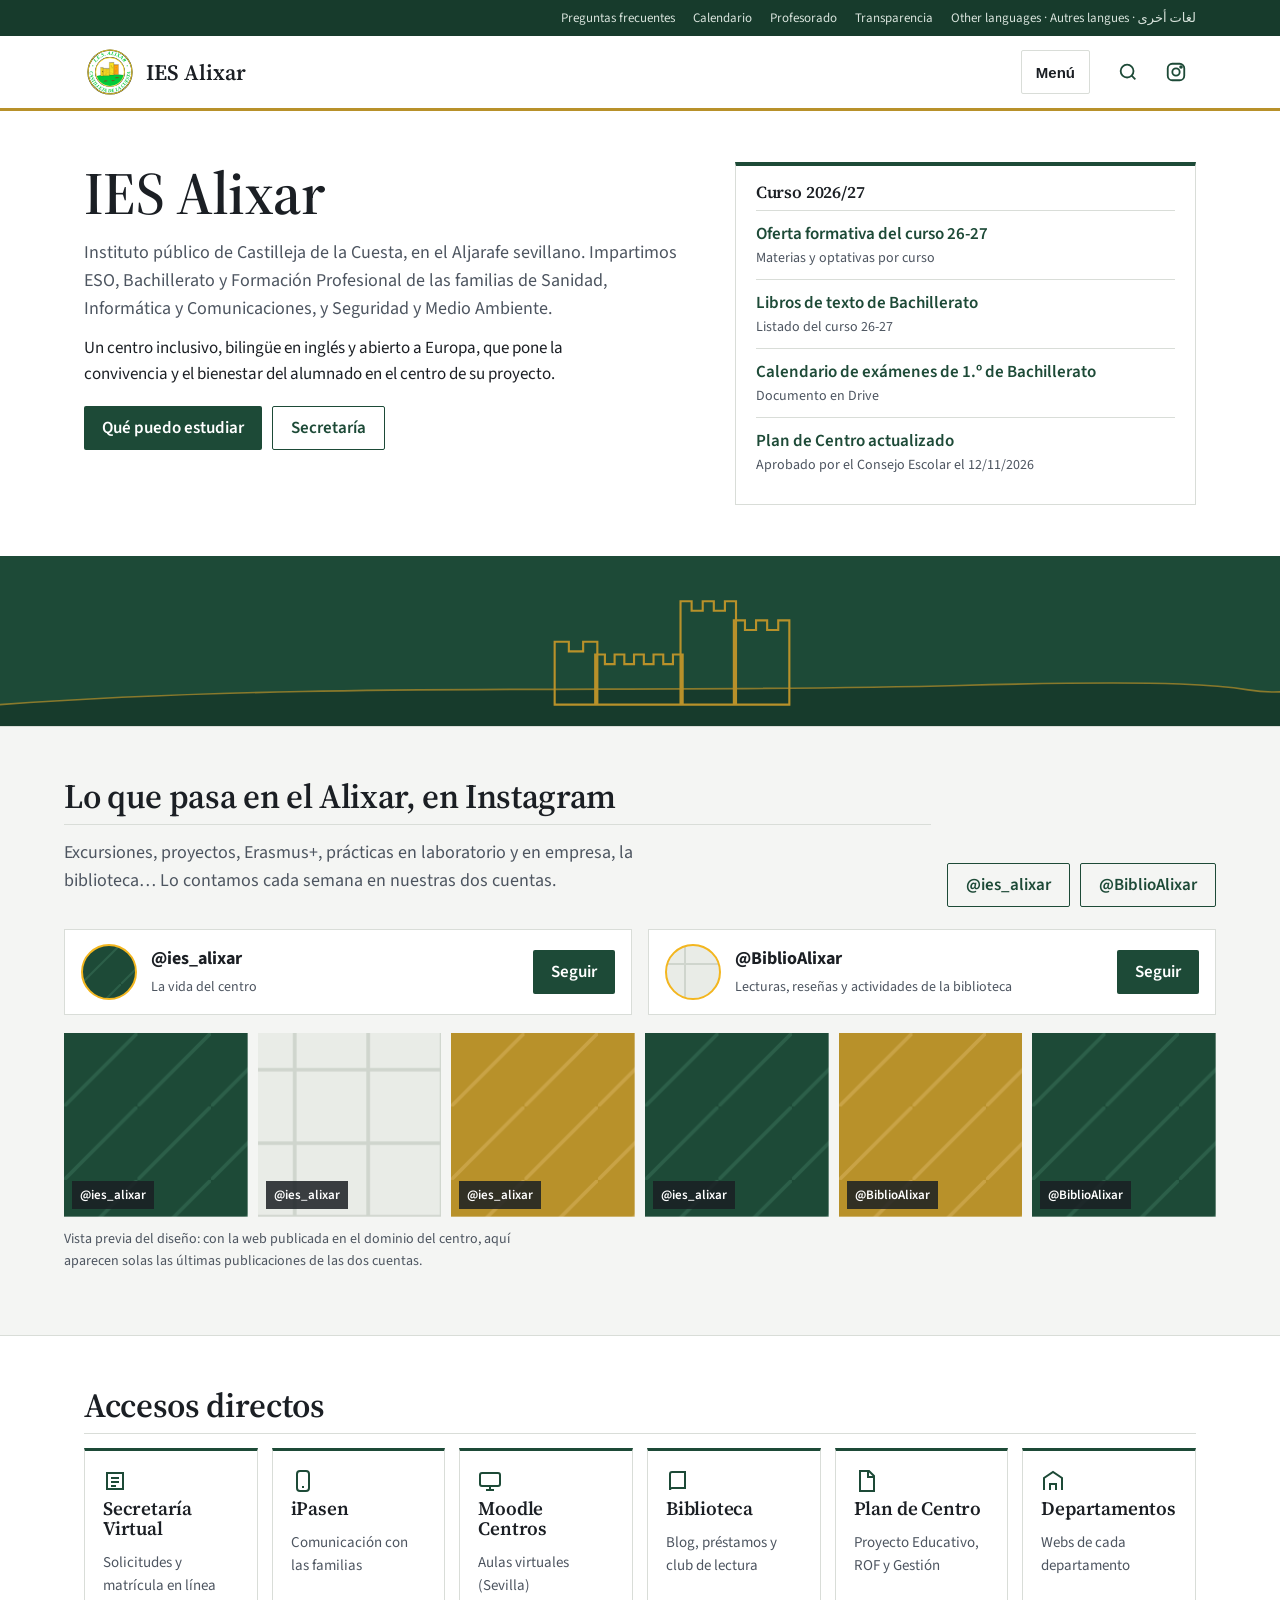
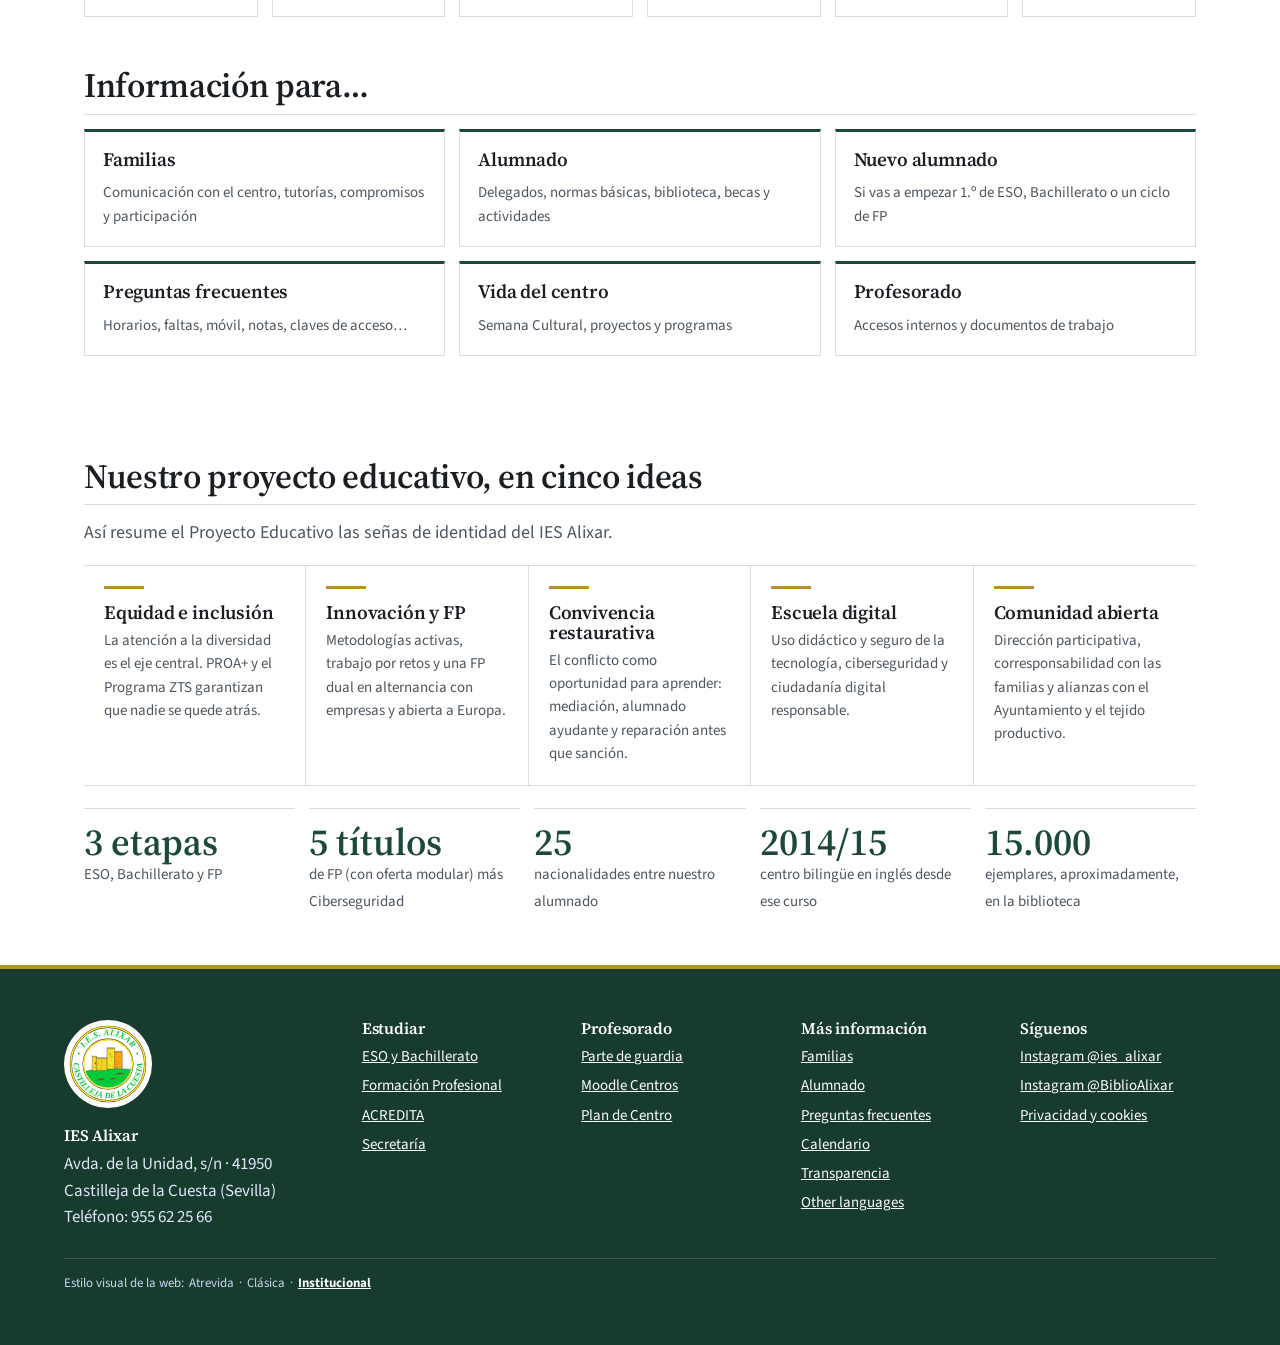
<file: docs/institucional.html>
<!DOCTYPE html>
<html lang="es">
<head>
<meta charset="utf-8">
<meta name="viewport" content="width=device-width, initial-scale=1">
<title>IES Alixar</title>
<meta name="description" content="IES Alixar, instituto público de Castilleja de la Cuesta (Sevilla): ESO, Bachillerato bilingüe y Formación Profesional de Sanidad, Informática y Seguridad y Medio Ambiente.">
<meta name="theme-color" content="#1d4ea8">
<meta property="og:title" content="IES Alixar">
<meta property="og:description" content="Instituto público de Castilleja de la Cuesta (Sevilla): ESO, Bachillerato y Formación Profesional.">
<meta property="og:type" content="website">
<meta property="og:locale" content="es_ES">
<link rel="icon" href="[data-uri]">
<link rel="preconnect" href="https://fonts.googleapis.com">
<link rel="preconnect" href="https://fonts.gstatic.com" crossorigin>
<link href="https://fonts.googleapis.com/css2?family=Source+Sans+3:wght@400;600;700&family=Source+Serif+4:opsz,wght@8..60,600&display=swap" rel="stylesheet">
<style>
/* VOICE everyday institucional: cercano, claro, para familias, alumnado y profesorado
   IDEA un zócalo de azulejo sevillano: la web se ordena en piezas de tile que encajan
   PICTURE fachada encalada con arcos, friso de azulejo y olivos del Aljarafe; muro de Instagram en azulejos
   COLOUR blanco cal, azul azulejo #1d4ea8, albero #f3b61f, acento almagra #d9412f
   TYPE Archivo 800 titulares + Archivo texto
   LAYOUT portada: título y avisos arriba, escena a todo ancho, banda azul de Instagram; móvil apilado */
:root{color-scheme:light dark;--bg:light-dark(#ffffff,#0e1630);--ink:light-dark(#14213d,#eef2fb);--soft:light-dark(#4a5672,#b5c0da);--blue:light-dark(#1d4ea8,#7ea6f2);--blue-d:light-dark(#163d86,#0a1330);--albero:#f3b61f;--red:light-dark(#d9412f,#ff7a68);--tile:light-dark(#edf2fc,#17244a);--line:light-dark(#d7def0,#2a3a66);--card:light-dark(#ffffff,#131e40)}
:root[data-theme=light]{color-scheme:light}:root[data-theme=dark]{color-scheme:dark}
*{box-sizing:border-box;min-width:0}
html{scroll-padding-top:80px}
body{margin:0;background:var(--bg);color:var(--ink);font:16px/1.55 Archivo,system-ui,sans-serif;overflow-x:clip}
a{color:var(--blue)}
img,svg{max-width:100%}
h1,h2,h3{font-weight:800;line-height:1.05;letter-spacing:-.02em;text-wrap:balance;margin:0}
h1{font-size:clamp(40px,6vw,64px)}
h2{font-size:clamp(28px,3.6vw,40px);margin-bottom:14px}
h3{font-size:20px;margin-bottom:6px;letter-spacing:-.01em}
p{margin:0 0 12px;max-width:68ch}
.band{padding-block:clamp(28px,4vw,64px);padding-inline:max(5vw,16px)}
.wrap{max-width:1240px;margin-inline:auto}
.lead{font-size:18px;color:var(--soft)}
.small{font-size:14px;color:var(--soft)}
/* cabecera */
header{position:sticky;top:0;z-index:20;background:var(--bg);border-bottom:1px solid var(--line)}
.bar{display:flex;align-items:center;gap:16px;max-width:1240px;margin:auto;padding:10px max(5vw,16px);flex-wrap:wrap}
.brand{flex-wrap:nowrap;white-space:nowrap;display:flex;align-items:center;gap:10px;text-decoration:none;color:var(--ink);font-weight:800;font-size:20px;margin-right:auto}
.brand img{width:44px;height:44px}
nav{display:flex;flex-wrap:wrap;gap:4px}
nav a{padding:10px 10px;border-radius:8px;text-decoration:none;color:var(--ink);font-weight:600;font-size:15px}
nav a:hover{background:var(--tile)}
nav a[aria-current=page]{background:var(--blue);color:#fff}
nav a.ig{color:var(--red)}
nav a.ig[aria-current=page]{background:var(--red);color:#fff}
#menu{display:none;min-height:44px;padding:0 14px;border-radius:8px;border:1px solid var(--line);background:var(--card);color:var(--ink);font:600 15px Archivo,sans-serif}
@media(max-width:1400px){#menu{display:block}nav{display:none;width:100%;order:3}nav.open{display:flex}nav a{flex:1 1 45%}}
/* páginas */
[data-page]{display:none}[data-page].on{display:block}
.skip{position:absolute;left:-9999px;top:8px;z-index:50;background:var(--blue);color:#fff;padding:10px 14px;border-radius:8px}
.skip:focus{left:16px}
.btn{display:inline-flex;align-items:center;gap:8px;min-height:44px;padding:0 18px;border-radius:10px;background:var(--blue);color:#fff;font-weight:600;text-decoration:none}
.btn.alt{background:transparent;color:var(--blue);border:2px solid var(--blue)}
.btn.red{background:var(--red)}
.btn:focus-visible,nav a:focus-visible,a:focus-visible,button:focus-visible{outline:3px solid var(--albero);outline-offset:2px}
.row{display:flex;flex-wrap:wrap;gap:10px;margin-top:18px}
/* portada */
.hero{display:grid;grid-template-columns:minmax(0,1.3fr) minmax(0,1fr);gap:clamp(20px,4vw,56px);align-items:start}
.avisos{background:var(--tile);border-radius:14px;padding:18px 20px}
.avisos h3{font-size:17px}
.avisos ul{list-style:none;margin:8px 0 0;padding:0}
.avisos li{border-top:1px solid var(--line);padding:10px 0}
.avisos li a{font-weight:600;text-decoration:none}
.avisos li span{display:block;font-size:14px;color:var(--soft)}
.scene{display:block;width:100%;height:clamp(220px,30vw,380px)}
@media(max-width:760px){.hero{grid-template-columns:minmax(0,1fr)}}
/* instagram */
.igband{background:var(--blue-d);color:#fff}
.igband a{color:#fff}
.igband .lead{color:#c9d6f5}
.ighead{display:grid;grid-template-columns:minmax(0,1fr) auto;gap:16px;align-items:end;margin-bottom:22px}
.profiles{display:grid;grid-template-columns:repeat(2,minmax(0,1fr));gap:16px;margin-bottom:18px}
.prof{display:flex;gap:14px;align-items:center;background:#ffffff14;border:1px solid #ffffff2a;border-radius:14px;padding:14px 16px}
.prof svg{width:56px;height:56px;flex:none}
.prof b{font-size:18px;display:block}
.prof span{font-size:14px;color:#c9d6f5}
.prof .btn{margin-left:auto;background:#fff;color:var(--blue-d);flex:none}
.grid-ig{display:grid;grid-template-columns:repeat(6,minmax(0,1fr));gap:10px}
.post{aspect-ratio:1;border-radius:10px;overflow:hidden;position:relative;display:block;text-decoration:none}
.post svg{position:absolute;inset:0;width:100%;height:100%}
.post em{position:absolute;left:8px;bottom:8px;right:8px;font-style:normal;font-size:13px;font-weight:600;background:#0e1630cc;color:#fff;padding:4px 8px;border-radius:6px;width:max-content;max-width:calc(100% - 16px)}
.ig-live{display:grid;grid-template-columns:repeat(auto-fill,minmax(300px,1fr));gap:14px}
@media(max-width:860px){.grid-ig{grid-template-columns:repeat(3,minmax(0,1fr))}.profiles{grid-template-columns:minmax(0,1fr)}}
@media(max-width:600px){.ighead{grid-template-columns:minmax(0,1fr)}.prof{flex-wrap:wrap}.prof .btn{margin-left:0}}
/* tiles: tarjetas en azulejo */
.tiles{display:grid;grid-template-columns:repeat(auto-fit,minmax(min(100%,220px),1fr));gap:14px}
.six{grid-template-columns:repeat(6,minmax(0,1fr))}
@media(max-width:1000px){.six{grid-template-columns:repeat(3,minmax(0,1fr))}}
@media(max-width:520px){.six{grid-template-columns:repeat(2,minmax(0,1fr))}}
.tile{background:var(--card);border:1px solid var(--line);border-radius:14px;padding:18px;display:flex;flex-direction:column;gap:6px;text-decoration:none;color:var(--ink)}
a.tile:hover{border-color:var(--blue)}
.tile .ico{width:40px;height:40px;border-radius:10px;background:var(--tile);display:grid;place-items:center;color:var(--blue)}
.tile .ico svg{width:24px;height:24px}
.tile p{font-size:15px;color:var(--soft);margin:0}
.pillars{display:grid;grid-template-columns:repeat(5,minmax(0,1fr));gap:0;border:1px solid var(--line);border-radius:14px;overflow:hidden}
.pillar{padding:20px;border-right:1px solid var(--line);background:var(--card)}
.pillar:last-child{border-right:0}
.pillar i{display:block;width:100%;height:10px;border-radius:5px;margin-bottom:14px}
.pillar p{font-size:15px;color:var(--soft);margin:0}
@media(max-width:1000px){.pillars{grid-template-columns:repeat(2,minmax(0,1fr))}.pillar{border-bottom:1px solid var(--line)}.pillar:last-child{grid-column:1/-1}}
@media(max-width:560px){.pillars{grid-template-columns:minmax(0,1fr)}.pillar{border-right:0}}
.figs{display:grid;grid-template-columns:repeat(auto-fit,minmax(10em,1fr));gap:14px;margin-top:22px}
.figs div{border-top:4px solid var(--albero);padding-top:10px}
.figs b{display:block;font-size:clamp(30px,3.4vw,42px);font-weight:800;line-height:1;color:var(--blue);white-space:nowrap}
.figs span{font-size:15px;color:var(--soft)}
/* páginas interiores */
.pagehead{background:var(--tile);border-bottom:6px solid var(--albero)}
.pagehead p{margin-top:10px}
.two{display:grid;grid-template-columns:minmax(0,1fr) minmax(0,1fr);gap:clamp(20px,4vw,48px)}
.side{display:grid;grid-template-columns:minmax(0,2fr) minmax(0,1fr);gap:clamp(20px,4vw,48px);align-items:start}
@media(max-width:800px){.two,.side{grid-template-columns:minmax(0,1fr)}}
ul.clean{padding-left:20px;margin:0 0 12px}
ul.clean li{margin-bottom:6px}
.panel{background:var(--card);border:1px solid var(--line);border-radius:14px;padding:18px 20px}
.panel+.panel{margin-top:14px}
.people{list-style:none;padding:0;margin:0}
.people li{display:flex;justify-content:space-between;gap:12px;flex-wrap:wrap;padding:9px 0;border-top:1px solid var(--line)}
.people li span{color:var(--soft);font-size:15px}
.docs{list-style:none;padding:0;margin:0;display:grid;grid-template-columns:repeat(auto-fit,minmax(min(100%,300px),1fr));gap:8px}
.docs a{display:flex;gap:10px;align-items:center;padding:12px 14px;border:1px solid var(--line);border-radius:10px;text-decoration:none;color:var(--ink);background:var(--card);min-height:52px}
.docs a:hover{border-color:var(--blue)}
.docs a b{color:var(--blue);font-size:13px;flex:none;width:3.6em}
.chips{display:flex;flex-wrap:wrap;gap:6px;margin:6px 0 10px;padding:0;list-style:none}
.chips li{background:var(--tile);border-radius:999px;padding:4px 11px;font-size:14px}
.tabs{display:flex;flex-wrap:wrap;gap:6px;margin-bottom:18px}
.tabs button{min-height:44px;padding:0 16px;border-radius:10px;border:1px solid var(--line);background:var(--card);color:var(--ink);font:600 15px Archivo,sans-serif;cursor:pointer}
.tabs button[aria-selected=true]{background:var(--blue);border-color:var(--blue);color:#fff}
.course{display:none}.course.on{display:block}
.cycle{border:1px solid var(--line);border-radius:14px;padding:18px 20px;background:var(--card);display:flex;flex-direction:column;gap:4px}
.cycle .tag{align-self:flex-start;font-size:13px;font-weight:600;padding:3px 10px;border-radius:999px;background:var(--albero);color:#14213d}
.cycle .tag.gs{background:var(--blue);color:#fff}
.cycle .tag.ce{background:var(--red);color:#fff}
.cycle dl{display:grid;grid-template-columns:auto minmax(0,1fr);gap:2px 12px;margin:8px 0 0;font-size:15px}
.cycle dt{color:var(--soft)}
.cycle dd{margin:0}
.fam{margin-bottom:34px}
.fam>h3{font-size:24px;margin-bottom:12px}
.cal{list-style:none;margin:0;padding:0}
.cal li{display:grid;grid-template-columns:9.5em minmax(0,1fr);gap:16px;padding:14px 0;border-top:1px solid var(--line)}
.cal b{font-size:20px;color:var(--blue);line-height:1.2}
@media(max-width:520px){.cal li{grid-template-columns:minmax(0,1fr);gap:2px}}
.scroll{overflow-x:auto}
table{border-collapse:collapse;width:100%;font-size:15px}
th,td{text-align:left;padding:9px 10px;border-bottom:1px solid var(--line)}
td.n,th.n{text-align:right;font-variant-numeric:tabular-nums}
.logos{display:flex;flex-wrap:wrap;gap:8px;list-style:none;padding:0;margin:10px 0 0}
.logos li{border:1px solid var(--line);border-radius:8px;padding:6px 10px;font-size:14px;background:var(--card)}
.embed{position:relative;aspect-ratio:16/9;border-radius:12px;overflow:hidden;background:var(--tile);border:1px solid var(--line)}
.embed iframe{position:absolute;inset:0;width:100%;height:100%;border:0}
.embed .fb{position:absolute;inset:0;display:grid;place-items:center;text-align:center;padding:16px;font-size:15px;color:var(--soft)}
.drive{height:clamp(360px,60vh,620px);aspect-ratio:auto}
.vids{display:grid;grid-template-columns:repeat(auto-fit,minmax(min(100%,320px),1fr));gap:16px;margin-top:14px}
.vids figcaption{font-size:14px;color:var(--soft);margin-top:6px}
figure{margin:0}
.src{font-size:13px;color:var(--soft);margin-top:8px}
.official{display:grid;grid-template-columns:repeat(3,minmax(0,1fr));gap:14px}
@media(max-width:900px){.official{grid-template-columns:repeat(2,minmax(0,1fr))}}
@media(max-width:520px){.official{grid-template-columns:minmax(0,1fr)}}
.official a.tile b{font-size:13px;color:var(--soft);font-weight:500}
.navig{display:flex;gap:6px;align-items:center}
.navig a{display:grid;place-items:center;width:40px;height:40px;border-radius:10px;color:var(--red)}
.navig a:hover{background:var(--tile)}
.navig svg{width:22px;height:22px}
.post img{position:absolute;inset:0;width:100%;height:100%;object-fit:cover}
.sr{position:absolute;width:1px;height:1px;overflow:hidden;clip:rect(0 0 0 0);white-space:nowrap}
.note{border-left:4px solid var(--albero);padding:10px 14px;background:var(--tile);border-radius:0 10px 10px 0;font-size:15px}
/* pie */
footer{background:var(--blue-d);color:#dfe7fb}
footer a{color:#fff}
.foot{display:grid;grid-template-columns:minmax(0,1.4fr) repeat(4,minmax(0,1fr));gap:24px}
footer h3{font-size:16px;color:#fff;margin-bottom:8px}
footer ul{list-style:none;padding:0;margin:0}
footer li{margin-bottom:6px;font-size:15px}
.frieze{height:22px;background:var(--blue-d)}
@media(max-width:800px){.foot{grid-template-columns:repeat(2,minmax(0,1fr))}}
@media(max-width:480px){.foot{grid-template-columns:minmax(0,1fr)}}
@media(prefers-reduced-motion:no-preference){.sun{animation:glow 6s ease-in-out infinite alternate}@keyframes glow{to{opacity:.75}}}
.estilo{max-width:1240px;margin:28px auto 0;padding-top:14px;border-top:1px solid #ffffff2a;font-size:13px;color:#c9d6f5}
.estilo a{color:inherit;text-decoration:none;padding:4px 2px}
.estilo a:hover{text-decoration:underline}
.estilo a[aria-current]{color:#fff;font-weight:700;text-decoration:underline}
/* barra superior, buscador y contenidos ampliados */
.util{background:var(--tile);border-bottom:1px solid var(--line)}
.util-in{max-width:1240px;margin:auto;padding:4px max(5vw,16px);display:flex;flex-wrap:wrap;gap:2px 18px;justify-content:flex-end;font-size:13px}
.util a{color:var(--soft);text-decoration:none;padding:4px 0}
.util a:hover{color:var(--ink);text-decoration:underline}
.sbtn{display:grid;place-items:center;width:44px;height:44px;border-radius:10px;border:0;background:transparent;color:var(--blue);cursor:pointer}
.sbtn:hover{background:var(--tile)}
.sbtn svg{width:22px;height:22px}
.search{border-top:1px solid var(--line);background:var(--bg)}
.search-in{max-width:840px;margin:auto;padding:14px max(5vw,16px) 18px}
.search input{width:100%;min-height:48px;font:16px Archivo,system-ui,sans-serif;padding:0 14px;border:2px solid var(--line);border-radius:10px;background:var(--card);color:var(--ink)}
.search input:focus{outline:none;border-color:var(--blue)}
.sres{list-style:none;margin:10px 0 0;padding:0;max-height:60vh;overflow:auto}
.sres a{display:block;padding:10px 12px;border-radius:8px;text-decoration:none;color:var(--ink)}
.sres a:hover,.sres a:focus{background:var(--tile)}
.sres a span{display:block;font-size:14px;color:var(--soft)}
.sres .none{padding:10px 12px;color:var(--soft)}
details.acc{border:1px solid var(--line);border-radius:12px;background:var(--card);margin-bottom:10px}
details.acc>summary{cursor:pointer;padding:14px 18px;font-weight:600;list-style-position:inside}
details.acc[open]>summary{border-bottom:1px solid var(--line)}
details.acc>*:not(summary){margin:12px 18px}
details.acc .logos{margin:12px 18px 16px}
.faq details{max-width:900px}
dl.defs{margin:0}
dl.defs dt{font-weight:700;margin-top:10px}
dl.defs dd{margin:2px 0 0;color:var(--soft);font-size:15px}
details.mods{margin-top:10px;border-top:1px solid var(--line);padding-top:8px}
details.mods>summary{cursor:pointer;font-weight:600;color:var(--blue);font-size:15px;min-height:32px}
details.mods h4{font-size:14px;margin:12px 0 4px}
details.mods ul{margin:0;padding-left:18px;font-size:14px}
details.mods li{margin-bottom:2px}
[dir=rtl] ul.clean{padding-left:0;padding-right:20px}
@media(max-width:1000px){.foot{grid-template-columns:repeat(3,minmax(0,1fr))}}
@media(min-width:1401px){.bar{flex-wrap:nowrap}nav{flex-wrap:nowrap}.navig{flex:none}}
/* ===== TEMA INSTITUCIONAL =====
   VOICE formal: la web oficial de un instituto público, sobria y fiable
   IDEA el membrete del centro: escudo, filete dorado y texto bien compuesto
   PICTURE una banda serena con el perfil del castillo en línea fina
   COLOUR blanco, tinta #1b1f24, verde institucional #1d4a37, filete oro #b8912a
   TYPE Source Serif 4 600 titulares + Source Sans 3 texto
   LAYOUT columnas ordenadas con filetes finos; nada redondeado; jerarquía por tipografía */
:root{--bg:light-dark(#ffffff,#111513);--ink:light-dark(#1b1f24,#e9ece9);--soft:light-dark(#4d5560,#b0b8b3);--blue:light-dark(#1d4a37,#8fc7a8);--blue-d:#173b2c;--albero:#b8912a;--red:light-dark(#1d4a37,#8fc7a8);--tile:light-dark(#f4f5f3,#1a201d);--line:light-dark(#d9ddd8,#2e3833);--card:light-dark(#ffffff,#151a17)}
body{font-family:"Source Sans 3",system-ui,sans-serif;font-size:17px}
h1,h2,h3{font-family:"Source Serif 4",Georgia,serif;font-weight:600;letter-spacing:-.01em}
h1{font-size:clamp(36px,4.4vw,52px)}
h2{font-size:clamp(26px,3vw,34px);padding-bottom:10px;border-bottom:1px solid var(--line)}
h3{font-size:19px}
header{border-bottom:3px solid var(--albero)}
.brand{font-family:"Source Serif 4",Georgia,serif;font-weight:600;font-size:22px}
.brand img{width:52px;height:52px}
nav a{border-radius:0;font-weight:600;color:var(--ink);padding:10px 8px;border-bottom:3px solid transparent}
nav a:hover{background:transparent;border-bottom-color:var(--line)}
nav a[aria-current=page]{background:transparent;color:var(--blue);border-bottom-color:var(--blue)}
#menu{border-radius:2px}
.navig a{color:var(--blue);border-radius:2px}
.btn{border-radius:2px;background:var(--blue);font-weight:600}
.btn.alt{border-width:1px}
.btn.red{background:var(--blue)}
.hero h1{font-size:clamp(40px,5vw,60px)}
.avisos{border-radius:0;background:var(--bg);border:1px solid var(--line);border-top:4px solid var(--blue)}
.avisos li a{color:var(--blue)}
.scene{height:clamp(120px,14vw,170px)}
/* instagram en tono claro */
.igband{background:var(--tile);color:var(--ink);border-block:1px solid var(--line)}
.igband a{color:var(--blue)}
.igband .lead,.igband .small,.igband [data-ig-note]{color:var(--soft)!important}
.prof{background:var(--card);border:1px solid var(--line);border-radius:0}
.prof span{color:var(--soft)}
.prof .btn{background:var(--blue);color:#fff}
.igband .btn.red{background:transparent;color:var(--blue);border:1px solid var(--blue)}
.post{border-radius:0}
.post em{border-radius:0;background:#1b1f24d9}
/* bloques */
.tile{border-radius:0;border:1px solid var(--line);border-top:3px solid var(--blue)}
a.tile:hover{border-color:var(--blue);background:var(--tile)}
.tile .ico{border-radius:0;background:transparent;color:var(--blue);width:auto;height:auto;place-items:start}
.pillars{border-radius:0;border-left:0;border-right:0}
.pillar{background:transparent}
.pillar i{height:3px;border-radius:0;width:40px;background:var(--albero)!important}
.figs div{border-top:1px solid var(--line);padding-top:14px}
.figs b{font-family:"Source Serif 4",Georgia,serif;font-weight:600;color:var(--blue);font-size:clamp(28px,3vw,38px)}
.pagehead{background:var(--bg);border-bottom:1px solid var(--line)}
.pagehead h1{color:var(--blue)}
.panel{border-radius:0}
.docs a{border-radius:0}
.chips li{border-radius:0;background:var(--tile)}
.tabs button{border-radius:0}
.cycle{border-radius:0;border-top:3px solid var(--blue)}
.cycle .tag{border-radius:0;background:var(--tile);color:var(--ink);border:1px solid var(--line)}
.cycle .tag.gs{background:var(--blue);color:#fff;border-color:var(--blue)}
.cycle .tag.ce{background:var(--albero);color:#fff;border-color:var(--albero)}
.fam>h3{font-size:24px;color:var(--blue)}
.cal b{font-family:"Source Serif 4",Georgia,serif;font-weight:600;font-size:19px}
.note{border-radius:0;border-left-color:var(--blue)}
.embed{border-radius:0}
.logos li{border-radius:0}
footer{background:var(--blue-d)}
.frieze{height:4px;background:var(--albero)}
.frieze svg{display:none}
.util{background:var(--blue-d);border-bottom:0}
.util a{color:#d8e3dc}
.util a:hover{color:#fff}
.sbtn{border-radius:2px}
.search input{border-radius:2px;font-family:"Source Sans 3",system-ui,sans-serif}
details.acc{border-radius:0}
</style>
<script type="application/ld+json">{"@context":"https://schema.org","@type":"HighSchool","name":"IES Alixar","address":{"@type":"PostalAddress","streetAddress":"Avda. de la Unidad, s/n","postalCode":"41950","addressLocality":"Castilleja de la Cuesta","addressRegion":"Sevilla","addressCountry":"ES"},"telephone":"+34955622566","sameAs":["https://www.instagram.com/ies_alixar/","https://www.instagram.com/biblioalixar/"]}</script>
</head>
<body data-theme-name="institucional">
<a class="skip" href="#main">Saltar al contenido</a>
<svg width="0" height="0" style="position:absolute" aria-hidden="true">
 <defs>
  <pattern id="az" width="40" height="40" patternUnits="userSpaceOnUse"><rect width="40" height="40" fill="#1d4a37"/><path d="M0 40L40 0" stroke="#2c5f49" stroke-width="2"/></pattern>
  <pattern id="az2" width="40" height="40" patternUnits="userSpaceOnUse"><rect width="40" height="40" fill="#e9ece7"/><path d="M0 20h40M20 0v40" stroke="#cfd5cd" stroke-width="2"/></pattern>
  <pattern id="az3" width="40" height="40" patternUnits="userSpaceOnUse"><rect width="40" height="40" fill="#b8912a"/><path d="M0 40L40 0" stroke="#c9a346" stroke-width="2"/></pattern>
 </defs>
</svg>

<header>
 <div class="util"><div class="util-in">
  <a href="#faq">Preguntas frecuentes</a><a href="#calendario">Calendario</a><a href="#profesorado">Profesorado</a><a href="#transparencia">Transparencia</a><a href="#idiomas" lang="en">Other languages · Autres langues · لغات أخرى</a>
 </div></div>
 <div class="bar">
  <a class="brand" href="#inicio" aria-label="IES Alixar, inicio">
   <img src="[data-uri]" alt="" width="44" height="44">
   IES Alixar
  </a>
  <button id="menu" aria-expanded="false" aria-controls="nav">Menú</button>
  <nav id="nav" aria-label="Principal">
   <a href="#inicio">Inicio</a>
   <a href="#centro">El centro</a>
   <a href="#secretaria">Secretaría</a>
   <a href="#familias">Familias</a>
   <a href="#alumnado">Alumnado</a>
   <a href="#oferta">ESO y Bachillerato</a>
   <a href="#fp">Formación Profesional</a>
   <a href="#acredita">ACREDITA</a>
   <a href="#convivencia">Convivencia</a>
  </nav>
  <div class="navig">
   <button class="sbtn" id="sbtn" type="button" aria-label="Buscar en la web" aria-expanded="false" aria-controls="search"><svg viewBox="0 0 24 24" fill="none" stroke="currentColor" stroke-width="2"><circle cx="11" cy="11" r="7"/><path d="M20 20l-4-4"/></svg></button>
   <a href="https://www.instagram.com/ies_alixar/" title="Instagram @ies_alixar" aria-label="Instagram @ies_alixar"><svg viewBox="0 0 24 24" fill="none" stroke="currentColor" stroke-width="2"><rect x="3" y="3" width="18" height="18" rx="5"/><circle cx="12" cy="12" r="4"/><circle cx="17.5" cy="6.5" r="1" fill="currentColor"/></svg></a>
  </div>
 </div>
 <div id="search" class="search" hidden>
  <div class="search-in">
   <label for="q" class="sr">Buscar en la web</label>
   <input id="q" type="search" placeholder="Buscar en la web: matrícula, móvil, Erasmus, optativas…" autocomplete="off">
   <ul id="sres" class="sres" aria-live="polite"></ul>
  </div>
 </div>
</header>

<main id="main" tabindex="-1">
<!-- ============ INICIO ============ -->
<section data-page="inicio">
 <div class="band wrap hero">
  <div>
   <h1>IES Alixar</h1>
   <p class="lead" style="margin-top:14px">Instituto público de Castilleja de la Cuesta, en el Aljarafe sevillano. Impartimos ESO, Bachillerato y Formación Profesional de las familias de Sanidad, Informática y Comunicaciones, y Seguridad y Medio Ambiente.</p>
   <p>Un centro inclusivo, bilingüe en inglés y abierto a Europa, que pone la convivencia y el bienestar del alumnado en el centro de su proyecto.</p>
   <div class="row">
    <a class="btn" href="#oferta">Qué puedo estudiar</a>
    <a class="btn alt" href="#secretaria">Secretaría</a>
   </div>
  </div>
  <aside class="avisos" aria-labelledby="av" data-avisos>
   <h3 id="av">Curso 2026/27</h3>
   <ul>
    <li data-hasta="2027-09-15"><a href="https://drive.google.com/file/d/1u_rcIVLD_dSvkrxkO-KsLnP6Bqg1R-V5/view">Oferta formativa del curso 26-27</a><span>Materias y optativas por curso</span></li>
    <li data-hasta="2027-09-15"><a href="https://drive.google.com/file/d/1x2i_ucU8sHoNsAkaYMD18kuUTWoH7yR8/view">Libros de texto de Bachillerato</a><span>Listado del curso 26-27</span></li>
    <li data-hasta="2027-06-30"><a href="https://drive.google.com/file/d/1bt0aJ9QCRGAakWUMd08jaFK8oxcDZO-f/view">Calendario de exámenes de 1.º de Bachillerato</a><span>Documento en Drive</span></li>
    <li data-hasta="2027-01-31"><a href="#centro">Plan de Centro actualizado</a><span>Aprobado por el Consejo Escolar el 12/11/2026</span></li>
   </ul>
  </aside>
 </div>
 <svg class="scene" viewBox="0 0 1200 170" preserveAspectRatio="xMidYMax slice" role="img" aria-label="Perfil del castillo del escudo sobre la loma">
  <rect width="1200" height="170" fill="#1d4a37"/>
  <path d="M0 150 C300 128,600 140,900 132 S1150 140,1200 138 V170 H0Z" fill="#173b2c"/>
  <path d="M520 100 L520.0 91 L533.3 91 L533.3 100 L546.7 100 L546.7 91 L560.0 91 L560.0 100 L560 150 L520 150Z M558 112 L558.0 103 L567.1 103 L567.1 112 L576.2 112 L576.2 103 L585.3 103 L585.3 112 L594.4 112 L594.4 103 L603.6 103 L603.6 112 L612.7 112 L612.7 103 L621.8 103 L621.8 112 L630.9 112 L630.9 103 L640.0 103 L640.0 112 L640 150 L558 150Z M638 62 L638.0 53 L648.4 53 L648.4 62 L658.8 62 L658.8 53 L669.2 53 L669.2 62 L679.6 62 L679.6 53 L690.0 53 L690.0 62 L690 150 L638 150Z M688 80 L688.0 71 L698.4 71 L698.4 80 L708.8 80 L708.8 71 L719.2 71 L719.2 80 L729.6 80 L729.6 71 L740.0 71 L740.0 80 L740 150 L688 150Z" fill="none" stroke="#b8912a" stroke-width="2"/>
  <path d="M0 150 C300 128,600 140,900 132 S1150 140,1200 138" fill="none" stroke="#b8912a" stroke-width="1.5" opacity=".7"/>
 </svg>

 <div class="band igband" id="ig-home">
  <div class="wrap">
   <div class="ighead">
    <div>
     <h2>Lo que pasa en el Alixar, en Instagram</h2>
     <p class="lead">Excursiones, proyectos, Erasmus+, prácticas en laboratorio y en empresa, la biblioteca… Lo contamos cada semana en nuestras dos cuentas.</p>
    </div>
    <div class="row" style="margin:0"><a class="btn red" href="https://www.instagram.com/ies_alixar/">@ies_alixar</a><a class="btn red" href="https://www.instagram.com/biblioalixar/">@BiblioAlixar</a></div>
   </div>
   <div class="profiles">
    <div class="prof"><svg viewBox="0 0 56 56" aria-hidden="true"><circle cx="28" cy="28" r="27" fill="url(#az)" stroke="#f3b61f" stroke-width="2"/></svg><div><b>@ies_alixar</b><span>La vida del centro</span></div><a class="btn" href="https://www.instagram.com/ies_alixar/">Seguir</a></div>
    <div class="prof"><svg viewBox="0 0 56 56" aria-hidden="true"><circle cx="28" cy="28" r="27" fill="url(#az2)" stroke="#f3b61f" stroke-width="2"/></svg><div><b>@BiblioAlixar</b><span>Lecturas, reseñas y actividades de la biblioteca</span></div><a class="btn" href="https://www.instagram.com/biblioalixar/">Seguir</a></div>
   </div>
   <div class="grid-ig" data-ig="home"></div>
   <p class="small" style="color:#c9d6f5;margin-top:12px" data-ig-note>Vista previa del diseño: con la web publicada en el dominio del centro, aquí aparecen solas las últimas publicaciones de las dos cuentas.</p>
  </div>
 </div>

 <div class="band wrap">
  <h2>Accesos directos</h2>
  <div class="tiles six">
   <a class="tile" href="https://www.juntadeandalucia.es/educacion/secretariavirtual/"><span class="ico"><svg viewBox="0 0 24 24" fill="none" stroke="currentColor" stroke-width="2"><path d="M4 4h16v16H4zM8 9h8M8 13h8M8 17h5"/></svg></span><h3>Secretaría Virtual</h3><p>Solicitudes y matrícula en línea</p></a>
   <a class="tile" href="https://www.juntadeandalucia.es/educacion/portalseneca/web/pasen"><span class="ico"><svg viewBox="0 0 24 24" fill="none" stroke="currentColor" stroke-width="2"><rect x="6" y="2" width="12" height="20" rx="3"/><path d="M11 18h2"/></svg></span><h3>iPasen</h3><p>Comunicación con las familias</p></a>
   <a class="tile" href="https://educacionadistancia.juntadeandalucia.es/centros/sevilla/login/index.php"><span class="ico"><svg viewBox="0 0 24 24" fill="none" stroke="currentColor" stroke-width="2"><rect x="2" y="4" width="20" height="13" rx="2"/><path d="M8 21h8M12 17v4"/></svg></span><h3>Moodle Centros</h3><p>Aulas virtuales (Sevilla)</p></a>
   <a class="tile" href="https://biblioalixar.blogspot.com/"><span class="ico"><svg viewBox="0 0 24 24" fill="none" stroke="currentColor" stroke-width="2"><path d="M4 5a2 2 0 0 1 2-2h13v16H6a2 2 0 0 0-2 2zM4 5v16"/></svg></span><h3>Biblioteca</h3><p>Blog, préstamos y club de lectura</p></a>
   <a class="tile" href="#centro"><span class="ico"><svg viewBox="0 0 24 24" fill="none" stroke="currentColor" stroke-width="2"><path d="M6 2h9l5 5v15H6zM14 2v6h6"/></svg></span><h3>Plan de Centro</h3><p>Proyecto Educativo, ROF y Gestión</p></a>
   <a class="tile" href="#departamentos" data-go="centro"><span class="ico"><svg viewBox="0 0 24 24" fill="none" stroke="currentColor" stroke-width="2"><path d="M3 21V9l9-6 9 6v12M9 21v-6h6v6"/></svg></span><h3>Departamentos</h3><p>Webs de cada departamento</p></a>
  </div>
 </div>

 <div class="band wrap" style="padding-top:0">
  <h2>Información para…</h2>
  <div class="official">
   <a class="tile" href="#familias"><h3>Familias</h3><p>Comunicación con el centro, tutorías, compromisos y participación</p></a>
   <a class="tile" href="#alumnado"><h3>Alumnado</h3><p>Delegados, normas básicas, biblioteca, becas y actividades</p></a>
   <a class="tile" href="#nuevo"><h3>Nuevo alumnado</h3><p>Si vas a empezar 1.º de ESO, Bachillerato o un ciclo de FP</p></a>
   <a class="tile" href="#faq"><h3>Preguntas frecuentes</h3><p>Horarios, faltas, móvil, notas, claves de acceso…</p></a>
   <a class="tile" href="#proyectos"><h3>Vida del centro</h3><p>Semana Cultural, proyectos y programas</p></a>
   <a class="tile" href="#profesorado"><h3>Profesorado</h3><p>Accesos internos y documentos de trabajo</p></a>
  </div>
 </div>
 <div class="band wrap">
  <h2>Nuestro proyecto educativo, en cinco ideas</h2>
  <p class="lead">Así resume el Proyecto Educativo las señas de identidad del IES Alixar.</p>
  <div class="pillars" style="margin-top:18px">
   <div class="pillar"><i style="background:var(--blue)"></i><h3>Equidad e inclusión</h3><p>La atención a la diversidad es el eje central. PROA+ y el Programa ZTS garantizan que nadie se quede atrás.</p></div>
   <div class="pillar"><i style="background:var(--albero)"></i><h3>Innovación y FP</h3><p>Metodologías activas, trabajo por retos y una FP dual en alternancia con empresas y abierta a Europa.</p></div>
   <div class="pillar"><i style="background:var(--red)"></i><h3>Convivencia restaurativa</h3><p>El conflicto como oportunidad para aprender: mediación, alumnado ayudante y reparación antes que sanción.</p></div>
   <div class="pillar"><i style="background:#5d7c40"></i><h3>Escuela digital</h3><p>Uso didáctico y seguro de la tecnología, ciberseguridad y ciudadanía digital responsable.</p></div>
   <div class="pillar"><i style="background:var(--blue-d)"></i><h3>Comunidad abierta</h3><p>Dirección participativa, corresponsabilidad con las familias y alianzas con el Ayuntamiento y el tejido productivo.</p></div>
  </div>
  <div class="figs">
   <div><b>3 etapas</b><span>ESO, Bachillerato y FP</span></div>
   <div><b>5 títulos</b><span>de FP (con oferta modular) más Ciberseguridad</span></div>
   <div><b>25</b><span>nacionalidades entre nuestro alumnado</span></div>
   <div><b>2014/15</b><span>centro bilingüe en inglés desde ese curso</span></div>
   <div><b>15.000</b><span>ejemplares, aproximadamente, en la biblioteca</span></div>
  </div>
 </div>
</section>

<!-- ============ EL CENTRO ============ -->
<section data-page="centro">
 <div class="band pagehead"><div class="wrap"><h1>El centro</h1><p class="lead">Quiénes somos, nuestras instalaciones, qué nos guía y cómo nos organizamos.</p></div></div>
 <div class="band wrap side">
  <div>
   <h2>Quiénes somos</h2>
   <p>El IES Alixar se ubica en Castilleja de la Cuesta, en el sector del Aljarafe sevillano, a solo 6 km de la capital. Nuestro centro atiende a las familias de Castilleja de la Cuesta y cuenta con transporte escolar para los núcleos adscritos de Coca y El Carambolo (Camas), además de recibir alumnado de Bormujos y de más de una veintena de localidades del área metropolitana y Sevilla en su Formación Profesional.</p>
   <p>Organizamos la actividad en dos turnos: por la mañana, ESO, Bachillerato y ciclos formativos; por la tarde, ciclos de Formación Profesional, la oferta modular de Farmacia y las actividades de acompañamiento escolar PROA. Escolarizamos alumnado de 25 nacionalidades distintas, una diversidad cultural y humana que enriquece nuestra comunidad y a la que respondemos con equidad, inclusión y altas expectativas.</p>
   <h3 style="margin-top:22px">Qué alumnado queremos formar</h3>
   <ul class="clean">
    <li><b>En la ESO</b>, personas críticas que se comunican con soltura en varias lenguas, aplican el razonamiento científico y matemático a su vida cotidiana, emplean la tecnología con rigor y seguridad, y conviven desde el respeto, la empatía y la igualdad.</li>
    <li><b>En Bachillerato</b>, madurez intelectual y humana, autonomía de aprendizaje y capacidad de análisis para afrontar con solvencia los estudios universitarios o la Formación Profesional de Grado Superior.</li>
    <li><b>En Formación Profesional</b>, profesionales cualificados y empleables, formados en talleres, laboratorios y empresas del entorno.</li>
   </ul>
   <h3 style="margin-top:22px">Principios pedagógicos y organizativos</h3>
   <p>Aprendizaje competencial, evaluación formativa y continua, Diseño Universal para el Aprendizaje (DUA) para responder a los ritmos de cada estudiante, enfoque preventivo y restaurativo de los conflictos escolares, coeducación e igualdad efectiva, y compromiso con la sostenibilidad y la transformación digital educativa.</p>
   <h3 style="margin-top:22px">Instalaciones y recursos para el aprendizaje</h3>
   <p>El instituto dispone de infraestructuras equipadas para la docencia general y la formación técnica especializada:</p>
   <ul class="clean">
    <li><b>Aulas Digitales Interactivas (ADI)</b> en todas las enseñanzas, dotadas de paneles interactivos, carros móviles de ordenadores portátiles y conectividad de alta velocidad.</li>
    <li><b>Laboratorios científicos específicos</b>: laboratorios de Física, Química, Biología y Geología, dotados de instrumental de experimentación y microscopía.</li>
    <li><b>Talleres y laboratorios de Formación Profesional</b>: laboratorios de Farmacia y Parafarmacia, laboratorios de Análisis Clínico y Microbiología, aulas-taller de Informática y Redes Locales con infraestructura de servidores y ciberseguridad, y laboratorio de Química y Control Ambiental.</li>
    <li><b>Biblioteca escolar</b>: espacio central de estudio y lectura con más de 15.000 volúmenes catalogados en BiblioWeb Séneca, puestos informáticos y dinamización lectora continuada.</li>
    <li><b>Espacios artísticos y deportivos</b>: aula de Música, talleres de Educación Plástica y Dibujo Técnico, gimnasio cubierto, pistas polideportivas exteriores y zonas de esparcimiento en patios arbolados.</li>
    <li><b>Servicios e instalaciones comunes</b>: salón de conferencias y actos, aula de convivencia (Aula ZoCo), despachos de orientación y mediación, y cafetería escolar.</li>
   </ul>
  </div>
  <div>
   <div class="panel">
    <h3>Equipo directivo</h3>
    <ul class="people">
     <li><b>Pedro Barco Bernal</b><span>Dirección</span></li>
     <li><b>Francisca Arredondo Martín</b><span>Vicedirección</span></li>
     <li><b>Mª Dolores Ortiz Nieto</b><span>Secretaría</span></li>
     <li><b>María Carrero Jurado</b><span>Jefatura de Estudios</span></li>
     <li><b>Luisa Fernanda Carrascal Moreno</b><span>Jefatura de Estudios de Adultos</span></li>
     <li><b>Mª Victoriana Domínguez Gómez</b><span>Jefatura adjunta</span></li>
     <li><b>Juan Bosco Rastrero Muñoz</b><span>Jefatura adjunta</span></li>
     <li><b>Alfonso Lara Garay</b><span>Jefatura adjunta</span></li>
    </ul>
   </div>
   <div class="panel">
    <h3>Dónde estamos</h3>
    <p style="margin:0">Avda. de la Unidad, s/n<br>41950 Castilleja de la Cuesta (Sevilla)<br>Teléfono: 955 62 25 66</p>
    <div class="row"><a class="btn alt" href="https://www.google.com/maps/search/?api=1&query=IES+Alixar+Castilleja+de+la+Cuesta">Cómo llegar</a></div>
   </div>
  </div>
 </div>
 <div class="band" style="background:var(--tile)" id="organizacion">
  <div class="wrap">
   <h2>Cómo nos organizamos</h2>
   <div class="two">
    <div>
     <h3>Órganos de gobierno</h3>
     <ul class="clean">
      <li><b>Consejo Escolar</b>: máximo órgano colegiado de gobierno y participación de la comunidad educativa (profesorado, familias, alumnado, personal de administración y servicios y representación municipal). El alumnado cuenta con cinco representantes elegidos por votación directa y secreta.</li>
      <li><b>Claustro de Profesorado</b>: órgano de participación técnica de todo el profesorado del centro, responsable de planificar, coordinar y decidir sobre los aspectos educativos.</li>
      <li><b>Equipo directivo</b>: órgano ejecutivo que lidera pedagógicamente el centro, coordina la gestión y vela por el cumplimiento del Plan de Centro.</li>
     </ul>
     <h3 style="margin-top:18px">Órganos de coordinación docente</h3>
     <ul class="clean">
      <li><b>Equipos docentes</b>: profesorado que atiende a cada grupo, coordinado por la tutoría para asegurar la evaluación continua y el acompañamiento personalizado.</li>
      <li><b>Tutoría y Tutoría Compartida</b>: cada grupo cuenta con un tutor/a de referencia. En grupos con alta diversidad o dinámicas complejas se asigna la figura de tutoría compartida para intensificar el seguimiento.</li>
      <li><b>Departamentos Didácticos</b> y de Familias Profesionales, <b>Departamento de Orientación</b> y <b>Departamento de Convivencia e Igualdad</b>.</li>
      <li><b>Equipo Técnico de Coordinación Pedagógica (ETCP)</b>: órgano que integra a las jefaturas de departamento y dirección para coordinar las directrices pedagógicas y proyectos de centro.</li>
     </ul>
    </div>
    <div>
     <div class="panel">
      <h3>Nuestras líneas estratégicas</h3>
      <ul class="clean">
       <li><b>Desarrollo competencial integral</b>: consolidar el perfil de salida y la aplicación práctica de los saberes en contextos reales mediante metodologías activas y DUA.</li>
       <li><b>Cultura de paz y convivencia positiva</b>: enfoque restaurativo del conflicto a través del Departamento de Convivencia e Igualdad, el Aula ZoCo y la mediación escolar.</li>
       <li><b>Formación Profesional Dual e innovadora</b>: vinculación estrecha con el tejido empresarial del Aljarafe y Sevilla, flexibilidad modular e internacionalización Erasmus+.</li>
       <li><b>Transformación digital y pensamiento crítico</b>: alfabetización informacional, ciberseguridad, competencia digital docente y alumnado ético.</li>
      </ul>
     </div>
     <div class="panel" id="horario">
      <h3>Horario general y accesos</h3>
      <ul class="clean" style="margin:0">
       <li><b>Turno de mañana</b>: las puertas del recinto escolar se abren a las <b>8:00</b> y las clases comienzan a las <b>8:15</b>. Por motivos de seguridad y custodia de menores, las puertas exteriores se cierran tras la entrada. El alumnado que llega con retraso es atendido y registrado por Conserjería para su incorporación a clase (anotándose en Séneca a partir de 5 minutos).</li>
       <li><b>Turno de tarde</b>: enseñanzas de Formación Profesional y programa de acompañamiento escolar PROA (lunes a jueves de 16:00 a 18:00).</li>
       <li><b>Secretaría</b>: atención a familias y gestiones administrativas los días lectivos de 9:00 a 14:00. La mayoría de trámites pueden realizarse telemáticamente en la Secretaría Virtual de la Junta de Andalucía.</li>
       <li><b>Cafetería escolar</b>: abierta de 8:15 a 14:30 y, en el turno de tarde, durante los periodos de descanso lectivo.</li>
      </ul>
     </div>
    </div>
   </div>
  </div>
 </div>
 <div class="band wrap" style="padding-top:0">
  <h2>Plan de Centro</h2>
  <p>Versión aprobada por el Consejo Escolar el 12 de noviembre de 2026, adaptada al Decreto 483/2026 y a la Orden de 31 de agosto de 2026.</p>
  <div class="embed drive" style="margin-top:14px">
   <div class="fb"><span>Carpeta del Plan de Centro en Google Drive.<br><a href="https://drive.google.com/drive/folders/1JPtLXRM_8I23KhPwzJLqeyeZYA8AfTwF">Abrir la carpeta</a></span></div>
   <iframe src="https://drive.google.com/embeddedfolderview?id=1JPtLXRM_8I23KhPwzJLqeyeZYA8AfTwF#grid" title="Carpeta del Plan de Centro en Google Drive" loading="lazy"></iframe>
  </div>
  <p class="src"><a href="https://drive.google.com/drive/folders/1JPtLXRM_8I23KhPwzJLqeyeZYA8AfTwF">Abrir la carpeta en Drive</a></p>
 </div>
 <div class="band wrap" id="departamentos" style="padding-top:0">
  <h2>Departamentos</h2>
  <p>Programaciones didácticas, criterios de evaluación, criterios de calificación y recursos de los departamentos didácticos y de familia profesional del centro (conforme al Proyecto Educativo, Cultura Clásica se integra en el Departamento de Lengua Castellana y Cultura Clásica).</p>
  <div class="tiles" data-deps style="margin-top:14px"></div>
 </div>
</section>

<!-- ============ ESO Y BACHILLERATO ============ -->
<section data-page="oferta">
 <div class="band pagehead"><div class="wrap"><h1>ESO y Bachillerato</h1><p class="lead">Oferta del curso 2026/27 según el Proyecto Educativo. Todos los cursos de ESO tienen grupos bilingües en inglés.</p></div></div>
 <div class="band wrap">
  <h2>Educación Secundaria Obligatoria</h2>
  <div class="tabs" role="tablist" data-tabs="eso">
   <button role="tab" aria-selected="true" data-t="e1">1.º ESO</button><button role="tab" aria-selected="false" data-t="e2">2.º ESO</button><button role="tab" aria-selected="false" data-t="e3">3.º ESO</button><button role="tab" aria-selected="false" data-t="e4">4.º ESO</button>
  </div>
  <div class="course on" id="e1"><div class="two">
   <div><h3>1.º de ESO</h3><p>Régimen general, apoyo, compensatoria y bilingüe. En el grupo bilingüe se vehiculan en inglés las áreas no lingüísticas: Biología y Geología, Geografía e Historia, Educación Física y Educación Plástica (más 4 horas semanales de Inglés como primera lengua extranjera).</p><p>Segunda lengua: Francés o Área Lingüística de Carácter Transversal (ACLT), dirigida al alumnado que precisa reforzar la competencia en comunicación lingüística.</p></div>
   <div class="panel"><h3>Optativas (se elige una)</h3><ul class="chips"><li>Oratoria y Debate</li><li>Computación y Robótica</li><li>Cultura Clásica</li><li>Taller de Técnicas Artísticas</li></ul></div>
  </div></div>
  <div class="course" id="e2"><div class="two">
   <div><h3>2.º de ESO</h3><p>Régimen general, apoyo, compensatoria y bilingüe. En el grupo bilingüe se imparten en inglés: Matemáticas, Física y Química y Tecnología y Digitalización (más 4 horas semanales de Inglés como primera lengua extranjera).</p></div>
   <div class="panel"><h3>Optativas (se elige una)</h3><ul class="chips"><li>Oratoria y Debate</li><li>Segunda Lengua Extranjera</li><li>Proyecto de Educación Plástica y Audiovisual</li><li>Computación y Robótica</li><li>Cultura Clásica</li></ul></div>
  </div></div>
  <div class="course" id="e3"><div class="two">
   <div><h3>3.º de ESO</h3><p>Régimen general, bilingüe (materias en inglés: Biología y Geología, Física y Química, Geografía e Historia, Educación Plástica y Tecnología; más 4 horas de Inglés) y primer curso del Programa de Diversificación Curricular (PDC), estructurado en ámbito lingüístico y social y científico-tecnológico.</p></div>
   <div class="panel"><h3>Optativas (se elige una)</h3><ul class="chips"><li>Computación y Robótica</li><li>Cultura del Flamenco</li><li>Segunda Lengua Extranjera</li><li>Cultura Clásica</li><li>Oratoria y Debate</li><li>Diseño e Impresión 3D</li></ul></div>
  </div></div>
  <div class="course" id="e4"><div class="two">
   <div><h3>4.º de ESO</h3><ul class="clean"><li><b>Enseñanzas académicas</b>, con itinerarios hacia el Bachillerato: Ciencias y Tecnología o Humanidades y Ciencias Sociales.</li><li><b>Enseñanzas aplicadas</b>, orientadas hacia la Formación Profesional, cursando Formación y Orientación Personal y Profesional y Tecnología.</li><li><b>2.º del Programa de Diversificación Curricular (PDC)</b>, orientado a la titulación de Graduado en ESO.</li></ul><p>En el grupo bilingüe se imparten en inglés Geografía e Historia y Educación Física (y en el PDC, el Ámbito Científico-Tecnológico; más 4 horas de Inglés).</p></div>
   <div class="panel"><h3>Optativas</h3><ul class="chips"><li>Francés</li><li>Música</li><li>Tecnología</li><li>Digitalización</li><li>Expresión Artística</li><li>Ampliación de Cultura Clásica</li><li>Cultura Científica</li><li>Filosofía</li><li>Dibujo Técnico</li><li>Medios de Comunicación</li><li>Métodos de las Ciencias</li><li>Aprendizaje Social y Emocional</li></ul></div>
  </div></div>
 </div>
 <div class="band wrap" style="padding-top:0">
  <h2>Bachillerato</h2>
  <p>Cada modalidad da preferencia para determinados grados universitarios y ciclos de grado superior: conviene elegirla pensando en lo que se quiere estudiar después. La Filosofía de 1.º y la Historia de la Filosofía de 2.º se imparten en inglés.</p>
  <div class="tiles" style="margin-top:16px">
   <div class="cycle"><span class="tag gs">1.º y 2.º</span><h3>Ciencias y Tecnología</h3><p class="small">Itinerario de Ciencias de la Salud y Medio Ambiente (Biología, Química…) o Ciencias-Tecnológico (Dibujo Técnico, Física, Tecnología e Ingeniería).</p></div>
   <div class="cycle"><span class="tag gs">1.º y 2.º</span><h3>Humanidades y Ciencias Sociales</h3><p class="small">Itinerario de Humanidades (Latín, Griego, Historia del Arte…) o de Ciencias Sociales (Matemáticas Aplicadas, Economía, Empresa…).</p></div>
   <div class="cycle"><span class="tag gs">1.º</span><h3>Bachillerato General</h3><p class="small">Matemáticas Generales y dos materias de otras modalidades a elegir, para un perfil más abierto.</p></div>
  </div>
  <div class="row"><a class="btn alt" href="https://drive.google.com/file/d/1aG-2pvzx9Knt4n6tOqy5J-rAPJeiFEKu/view">Breve descripción de las optativas</a></div>
 </div>
 <div class="band wrap" id="optativas" style="padding-top:0">
  <h2>Qué se estudia en cada optativa</h2>
  <p>Resumen del documento del centro con la descripción de las materias optativas.</p>
  <div class="two" style="margin-top:12px">
   <div>
    <details class="acc" open><summary>1.º y 2.º de ESO</summary><dl class="defs">
     <dt>Computación y Robótica</dt><dd>Pensamiento computacional, programación por bloques, electrónica básica y diseño de robots sencillos.</dd>
     <dt>Oratoria y Debate</dt><dd>Hablar en público: argumentar, estructurar el discurso, lenguaje corporal y control del miedo escénico.</dd>
     <dt>Cultura Clásica</dt><dd>El mundo grecorromano (mitología, historia, vida cotidiana) y su huella en nuestra cultura y nuestras lenguas.</dd>
     <dt>Taller de Técnicas Artísticas / Proyecto de Educación Plástica</dt><dd>Experimentación con materiales, soportes y lenguajes artísticos para potenciar la creatividad.</dd>
     <dt>Segunda Lengua Extranjera (Francés)</dt><dd>Comprensión y expresión básicas en francés.</dd>
    </dl></details>
    <details class="acc"><summary>3.º de ESO</summary><dl class="defs">
     <dt>Cultura del Flamenco</dt><dd>El flamenco como patrimonio cultural de Andalucía: palos, evolución histórica y relevancia social.</dd>
     <dt>Diseño e Impresión 3D (proyecto interdisciplinar)</dt><dd>Modelado digital de objetos y uso práctico de impresoras 3D para resolver proyectos.</dd>
    </dl></details>
    <details class="acc"><summary>4.º de ESO</summary><dl class="defs">
     <dt>Cultura Científica</dt><dd>Avances científicos actuales, salud, medio ambiente e impacto de la tecnología en la sociedad.</dd>
     <dt>Filosofía</dt><dd>Iniciación a la reflexión crítica, la argumentación lógica y las bases del pensamiento ciudadano.</dd>
     <dt>Medios de Comunicación</dt><dd>Análisis crítico del lenguaje audiovisual, la prensa, la publicidad y la información en internet.</dd>
     <dt>Dibujo Técnico</dt><dd>Geometría plana y sistemas de representación, base para ramas tecnológicas y artísticas.</dd>
     <dt>Formación y Orientación Personal y Profesional</dt><dd>Autoconocimiento, mercado laboral, itinerarios formativos y empleabilidad.</dd>
     <dt>Aprendizaje Social y Emocional</dt><dd>Inteligencia emocional, empatía, resolución pacífica de conflictos y habilidades sociales.</dd>
    </dl></details>
   </div>
   <div>
    <details class="acc"><summary>1.º de Bachillerato</summary><dl class="defs">
     <dt>Anatomía Aplicada</dt><dd>Morfología y fisiología del cuerpo humano y hábitos saludables, orientada a ciencias de la salud.</dd>
     <dt>Tecnologías de la Información y la Comunicación I</dt><dd>Sistemas operativos, seguridad informática, multimedia, redes y desarrollo web.</dd>
     <dt>Antropología y Sociología</dt><dd>Comportamiento humano en sociedad, estructuras sociales y diversidad cultural.</dd>
     <dt>Patrimonio Cultural y Artístico de Andalucía</dt><dd>Estudio y valoración de los bienes culturales, artísticos y etnográficos de Andalucía.</dd>
     <dt>Cultura Emprendedora y Empresarial</dt><dd>Innovación, modelos de negocio, nociones financieras y planes de empresa.</dd>
     <dt>Comentarios de Texto I</dt><dd>Análisis crítico y producción escrita de textos literarios, periodísticos y ensayísticos.</dd>
    </dl></details>
    <details class="acc"><summary>2.º de Bachillerato</summary><dl class="defs">
     <dt>Actividad Física, Salud y Sociedad</dt><dd>Salud integral a través del ejercicio físico, la nutrición y el bienestar.</dd>
     <dt>Ciencias de la Tierra y del Medio Ambiente</dt><dd>El planeta como sistema: recursos, riesgos, impactos ambientales y sostenibilidad.</dd>
     <dt>Psicología</dt><dd>Procesos mentales, percepción, memoria, aprendizaje, personalidad y conducta.</dd>
     <dt>Fundamentos de Administración y Gestión</dt><dd>Áreas de la empresa, gestión documental, recursos humanos y trámites.</dd>
     <dt>Electrotecnia</dt><dd>Circuitos y máquinas eléctricas, corriente continua y alterna.</dd>
     <dt>Estadística</dt><dd>Probabilidad, distribuciones, muestreo e inferencia aplicadas a la investigación.</dd>
    </dl></details>
   </div>
  </div>
  <div class="row"><a class="btn alt" href="https://drive.google.com/file/d/1aG-2pvzx9Knt4n6tOqy5J-rAPJeiFEKu/view">Documento completo de optativas</a></div>
 </div>
 <div class="band" style="background:var(--tile)" id="evaluacion">
  <div class="wrap">
   <h2>Evaluación, promoción y titulación</h2>
   <p>La evaluación es continua, formativa e integradora. Al principio de curso se informa al alumnado de los criterios de evaluación, promoción y titulación, y cada departamento los publica en sus programaciones.</p>
   <div class="official" style="margin-top:14px">
    <div class="panel"><h3>ESO</h3><ul class="clean" style="margin:0">
     <li>Se promociona con todas las materias superadas o con una o dos suspensas.</li>
     <li>Excepcionalmente, el equipo docente puede decidir la promoción con más materias pendientes si considera que el alumno o alumna puede seguir con éxito el curso siguiente.</li>
     <li>Repetir es una medida extraordinaria: una vez en el mismo curso y dos como máximo en toda la etapa.</li>
     <li>El título de Graduado se obtiene al alcanzar las competencias del perfil de salida, a juicio del equipo docente.</li>
    </ul></div>
    <div class="panel"><h3>Bachillerato</h3><ul class="clean" style="margin:0">
     <li>Se pasa a 2.º con todas las materias superadas o con dos suspensas como máximo, que deben recuperarse.</li>
     <li>El título exige superar todas las materias de los dos cursos.</li>
     <li>Excepcionalmente, el equipo docente puede conceder el título con una sola materia pendiente si se cumplen las condiciones que fija la normativa.</li>
    </ul></div>
    <div class="panel"><h3>Formación Profesional</h3><ul class="clean" style="margin:0">
     <li>Para pasar a segundo curso hay que haber superado los módulos de primero en la proporción que fija la normativa.</li>
     <li>El título se obtiene al superar todos los módulos del ciclo, incluida la formación en empresa.</li>
    </ul></div>
   </div>
   <h3 style="margin-top:22px">¿No estás de acuerdo con una calificación?</h3>
   <ol class="clean">
    <li><b>Aclaración</b>: primero se habla con el profesorado o con la tutoría. Tras la evaluación final hay un plazo de 48 horas lectivas para estas reuniones.</li>
    <li><b>Revisión formal</b>: si persiste el desacuerdo con una calificación final o con una decisión de promoción o titulación, se presenta una solicitud por escrito en Secretaría.</li>
    <li><b>Recurso de alzada</b>, si procede, ante la Delegación Territorial.</li>
   </ol>
  </div>
 </div>
 <div class="band wrap two">
  <div id="diversidad">
   <h2>Atención a la diversidad e inclusión</h2>
   <p>La atención personalizada es el núcleo del Proyecto Educativo del IES Alixar. Aplicamos un conjunto escalonado de medidas para que cada alumno y alumna avance según sus posibilidades:</p>
   <ul class="clean">
    <li><b>Diseño Universal para el Aprendizaje (DUA)</b>: adaptación de metodologías, materiales y formas de evaluación en todas las aulas ordinarias.</li>
    <li><b>Área Lingüística de Carácter Transversal (ACLT)</b>: alternativa al Francés en 1.º de ESO para consolidar destrezas instrumentales de lectura, escritura y expresión oral.</li>
    <li><b>Programas de Refuerzo del Aprendizaje (PRA)</b>: apoyo específico preventivo a lo largo del curso y seguimiento para la recuperación de materias pendientes (con informe trimestral en el Punto de Recogida de iPasen).</li>
    <li><b>Programas de Profundización</b>: enriquecimiento curricular y tareas de investigación para alumnado con altas capacidades o alto rendimiento académico.</li>
    <li><b>Plan de Razonamiento Matemático</b>: 3 sesiones semanales de 30 minutos orientadas a la deducción lógica, resolución creativa de problemas y cálculo contextualizado.</li>
    <li><b>Programa de Diversificación Curricular (PDC)</b> en 3.º y 4.º de ESO: estructurado en ámbitos interdisciplinares orientado a la titulación, con participación en las actividades del centro y el programa bilingüe.</li>
    <li><b>Aula de Apoyo a la Integración</b>: atención especializada con profesorado de Pedagogía Terapéutica (PT) para alumnado con Necesidades Educativas Especiales (NEE).</li>
    <li><b>Programa ZTS y PROA+</b>: medidas de compensación educativa y acompañamiento socioeducativo en horario lectivo y de tarde.</li>
    <li><b>Flexibilidad para deportistas y enseñanzas artísticas</b>: adaptación de fechas de controles y entregas para quienes compaginan el instituto con el Conservatorio o deporte oficial de alto rendimiento.</li>
   </ul>
  </div>
  <div id="orientacion">
   <h2>Departamento de Orientación</h2>
   <p>El Departamento de Orientación y la red de tutorías acompañan al alumnado y a las familias durante toda su trayectoria en el instituto:</p>
   <ul class="clean">
    <li><b>Plan de Tránsito con Primaria</b>: coordinación con los equipos directivos y de orientación de los cinco CEIP adscritos para facilitar el paso a 1.º de ESO.</li>
    <li><b>Orientación académica y vocacional</b>: talleres, dinámicas de autoconocimiento y asesoramiento individualizado en 4.º de ESO y Bachillerato para la elección de itinerarios, grados universitarios o ciclos formativos.</li>
    <li><b>Detección temprana y prevención del absentismo</b>: seguimiento sistemático de asistencia en 1.º y 2.º de ESO en coordinación con Jefatura y los Servicios Sociales Municipales.</li>
    <li><b>Atención a las familias</b>: entrevistas individualizadas con el orientador/a y la tutoría (presenciales o por videoconferencia) para coordinar medidas de apoyo.</li>
   </ul>
   <div class="row"><a class="btn alt" href="https://sites.google.com/g.educaand.es/dpto-orientacion-alixar/inicio">Web del Departamento de Orientación</a></div>
  </div>
 </div>
 <div class="band" style="background:var(--tile)">
  <div class="wrap">
   <h2>Cómo matricularse</h2>
   <p>La admisión y la matrícula se tramitan en los canales oficiales de la Consejería. Allí están siempre los plazos, instrucciones y formularios vigentes.</p>
   <div class="official" style="margin-top:14px">
    <a class="tile" href="https://www.juntadeandalucia.es/educacion/portales/web/escolarizacion"><h3>Portal de Escolarización</h3><p>Calendario, admisión y matrícula de cada curso</p><b>juntadeandalucia.es</b></a>
    <a class="tile" href="https://www.juntadeandalucia.es/educacion/secretariavirtual/"><h3>Secretaría Virtual</h3><p>Solicitudes y sobre electrónico de matrícula</p><b>juntadeandalucia.es</b></a>
    <a class="tile" href="#claves"><h3>Clave iANDE e iPasen</h3><p>Dónde encontrar la clave y cómo recuperar el acceso</p><b>Secretaría</b></a>
   </div>
  </div>
 </div>
</section>

<!-- ============ FP ============ -->
<section data-page="fp">
 <div class="band pagehead"><div class="wrap"><h1>Formación Profesional</h1><p class="lead">Cinco títulos formativos (con modalidad modular en turno de tarde) y un curso de especialización en tres familias profesionales, con formación dual en centros de trabajo y movilidades internacionales Erasmus+. ¿Tienes experiencia laboral? Mira también <a href="#acredita">ACREDITA</a>.</p></div></div>
 <div class="band wrap">
  <div class="fam">
   <h3>Informática y Comunicaciones</h3>
   <div class="tiles">
    <div class="cycle"><span class="tag">Grado medio</span><h3>Sistemas Microinformáticos y Redes</h3><dl><dt>Duración</dt><dd>2.000 horas</dd><dt>Turno</dt><dd>Mañana y tarde</dd><dt>Salidas</dt><dd>Soporte informático, redes de datos, montaje y reparación de equipos</dd></dl><details class="mods"><summary>Módulos, salidas y continuidad</summary><p class="small">Horas semanales por módulo.</p><h4>1.º curso</h4><ul><li>Montaje y mantenimiento de equipos (6 h)</li><li>Sistemas operativos monopuesto (5 h)</li><li>Aplicaciones ofimáticas (7 h)</li><li>Redes locales (7 h)</li><li>Itinerario Personal para la Empleabilidad I (3 h)</li><li>Sostenibilidad aplicada al sistema productivo (1 h)</li><li>Digitalización aplicada a los sectores productivos (1 h)</li></ul><h4>2.º curso</h4><ul><li>Sistemas operativos en red (6 h)</li><li>Seguridad informática (4 h)</li><li>Servicios en red (6 h)</li><li>Aplicaciones web (4 h)</li><li>Itinerario Personal para la Empleabilidad II (3 h)</li><li>Inglés profesional (2 h)</li><li>Proyecto intermodular (2 h)</li><li>Módulo optativo (3 h)</li></ul><h4>Salidas profesionales</h4><ul><li>Instalación y reparación de equipos informáticos</li><li>Soporte informático</li><li>Redes de datos</li><li>Reparación de periféricos</li><li>Comercial de microinformática</li><li>Teleasistencia</li><li>Operación de sistemas</li></ul><h4>Seguir estudiando</h4><ul><li>Cursos de especialización profesional</li><li>Otro ciclo de FP, con posibles convalidaciones</li><li>Bachillerato, en cualquier modalidad</li></ul></details></div>
    <div class="cycle"><span class="tag gs">Grado superior</span><h3>Desarrollo de Aplicaciones Web</h3><dl><dt>Duración</dt><dd>2.000 horas</dd><dt>Turno</dt><dd>Mañana y tarde</dd><dt>Salidas</dt><dd>Programación web y multimedia, desarrollo en entornos web</dd></dl><details class="mods"><summary>Módulos, salidas y continuidad</summary><p class="small">Horas semanales por módulo.</p><h4>1.º curso</h4><ul><li>Sistemas informáticos (5 h)</li><li>Bases de datos (6 h)</li><li>Programación (8 h)</li><li>Lenguajes de marcas y sistemas de gestión de información (3 h)</li><li>Entornos de desarrollo (3 h)</li><li>Itinerario Personal para la Empleabilidad I (3 h)</li><li>Sostenibilidad aplicada al sistema productivo (1 h)</li><li>Digitalización aplicada a los sectores productivos (1 h)</li></ul><h4>2.º curso</h4><ul><li>Desarrollo web en entorno cliente (6 h)</li><li>Desarrollo web en entorno servidor (7 h)</li><li>Despliegue de aplicaciones web (2 h)</li><li>Diseño de interfaces web (5 h)</li><li>Itinerario Personal para la Empleabilidad II (3 h)</li><li>Inglés profesional (2 h)</li><li>Proyecto intermodular (2 h)</li><li>Módulo optativo (3 h)</li></ul><h4>Salidas profesionales</h4><ul><li>Programación web</li><li>Programación multimedia</li><li>Desarrollo de aplicaciones en entornos web</li></ul><h4>Seguir estudiando</h4><ul><li>Cursos de especialización profesional</li><li>Otro ciclo de FP, con posibles convalidaciones</li><li>Estudios universitarios, con posibles convalidaciones</li></ul></details></div>
    <div class="cycle"><span class="tag ce">Especialización</span><h3>Ciberseguridad en entornos de las tecnologías de la información</h3><dl><dt>Más info</dt><dd><a href="https://www.juntadeandalucia.es/educacion/portals/web/formacion-profesional-andaluza/contenidos/-/contenidos/detalle/0-1-5-2-6-ce-ceti-ciberseguridad-en-entornos-de-las-tecnologias-de-la-informacion">Ficha en el portal de FP</a></dd></dl></div>
   </div>
  </div>
  <div class="fam">
   <h3>Sanidad</h3>
   <div class="tiles">
    <div class="cycle"><span class="tag">Grado medio</span><h3>Farmacia y Parafarmacia</h3><dl><dt>Duración</dt><dd>2.000 horas</dd><dt>Turno</dt><dd>Mañana y tarde; también en oferta modular por la tarde</dd><dt>Salidas</dt><dd>Oficina de farmacia, parafarmacia, almacén de medicamentos, farmacia hospitalaria</dd></dl><details class="mods"><summary>Módulos, salidas y continuidad</summary><p class="small">Horas semanales por módulo.</p><h4>1.º curso</h4><ul><li>Disposición y venta de productos (3 h)</li><li>Promoción de la salud (4 h)</li><li>Primeros auxilios (2 h)</li><li>Anatomofisiología y patología básicas (5 h)</li><li>Dispensación de productos parafarmacéuticos (4 h)</li><li>Operaciones básicas de laboratorio (7 h)</li><li>Itinerario Personal para la Empleabilidad I (3 h)</li><li>Sostenibilidad aplicada al sistema productivo (1 h)</li><li>Digitalización aplicada a los sectores productivos (1 h)</li></ul><h4>2.º curso</h4><ul><li>Oficina de farmacia (6 h)</li><li>Dispensación de productos farmacéuticos (6 h)</li><li>Formulación magistral (8 h)</li><li>Itinerario Personal para la Empleabilidad II (3 h)</li><li>Inglés profesional (2 h)</li><li>Proyecto intermodular (2 h)</li><li>Módulo optativo (3 h)</li></ul><h4>Salidas profesionales</h4><ul><li>Auxiliar de farmacia</li><li>Almacén de medicamentos</li><li>Farmacia hospitalaria</li><li>Establecimientos de parafarmacia</li></ul><h4>Seguir estudiando</h4><ul><li>Cursos de especialización profesional</li><li>Otro ciclo de FP, con posibles convalidaciones</li><li>Bachillerato, en cualquier modalidad</li></ul></details></div>
    <div class="cycle"><span class="tag gs">Grado superior</span><h3>Laboratorio Clínico y Biomédico</h3><dl><dt>Duración</dt><dd>2.000 horas</dd><dt>Turno</dt><dd>Mañana</dd><dt>Salidas</dt><dd>Laboratorio de diagnóstico clínico, investigación, toxicología</dd></dl><details class="mods"><summary>Módulos, salidas y continuidad</summary><p class="small">Horas semanales por módulo.</p><h4>Módulos del ciclo</h4><ul><li>Gestión de muestras biológicas (4 h)</li><li>Técnicas generales de laboratorio (8 h)</li><li>Biología molecular y citogenética (7 h)</li><li>Fisiopatología general (6 h)</li><li>Análisis bioquímico (7 h)</li><li>Técnicas de inmunodiagnóstico (3 h)</li><li>Microbiología clínica (5 h)</li><li>Técnicas de análisis hematológico (5 h)</li><li>Itinerario Personal para la Empleabilidad I (3 h)</li><li>Sostenibilidad aplicada al sistema productivo (1 h)</li><li>Digitalización aplicada a los sectores productivos (1 h)</li><li>Itinerario Personal para la Empleabilidad II (3 h)</li><li>Inglés profesional (2 h)</li><li>Proyecto intermodular (2 h)</li><li>Módulo optativo (3 h)</li></ul><h4>Salidas profesionales</h4><ul><li>Laboratorio de diagnóstico clínico</li><li>Técnico especialista en laboratorio</li><li>Laboratorio de investigación y experimentación</li><li>Laboratorio de toxicología</li><li>Delegado comercial de productos hospitalarios y farmacéuticos</li></ul><h4>Seguir estudiando</h4><ul><li>Cursos de especialización profesional</li><li>Otro ciclo de FP, con posibles convalidaciones</li><li>Estudios universitarios, con posibles convalidaciones</li></ul></details></div>
   </div>
  </div>
  <div class="fam">
   <h3>Seguridad y Medio Ambiente</h3>
   <div class="tiles">
    <div class="cycle"><span class="tag gs">Grado superior</span><h3>Química y Salud Ambiental</h3><dl><dt>Duración</dt><dd>2.000 horas</dd><dt>Turno</dt><dd>Mañana</dd><dt>Salidas</dt><dd>Gestión ambiental, control sanitario de aguas, alimentos, aire y residuos, control de plagas</dd></dl><details class="mods"><summary>Módulos, salidas y continuidad</summary><p class="small">Horas semanales por módulo.</p><h4>1.º curso</h4><ul><li>Sistemas de gestión ambiental (3 h)</li><li>Control de aguas (11 h)</li><li>Control de residuos (3 h)</li><li>Contaminación ambiental y atmosférica (4 h)</li><li>Unidad de salud ambiental (4 h)</li><li>Sostenibilidad aplicada al sistema productivo (1 h)</li><li>Digitalización aplicada a los sectores productivos (1 h)</li></ul><h4>2.º curso</h4><ul><li>Educación para la salud y el medio ambiente (3 h)</li><li>Salud y riesgos del medio construido (3 h)</li><li>Control y seguridad alimentaria (8 h)</li><li>Control de organismos nocivos (6 h)</li><li>Itinerario Personal para la Empleabilidad II (3 h)</li><li>Inglés profesional (2 h)</li><li>Proyecto intermodular (2 h)</li><li>Módulo optativo (3 h)</li></ul><h4>Salidas profesionales</h4><ul><li>Técnico de gestión ambiental</li><li>Coordinación de sistemas de gestión ambiental</li><li>Programación de actividades ambientales</li><li>Control sanitario de alimentos, aguas, aire y residuos</li><li>Control de contaminación atmosférica y acústica</li><li>Control de plagas y organismos nocivos</li><li>Información comercial de biocidas y fitosanitarios</li></ul><h4>Seguir estudiando</h4><ul><li>Cursos de especialización profesional</li><li>Otro ciclo de FP, con posibles convalidaciones</li><li>Estudios universitarios, con posibles convalidaciones</li></ul></details></div>
   </div>
  </div>
 </div>
 <div class="band" style="background:var(--tile)">
  <div class="wrap two">
   <div>
    <h2>Formación en la empresa</h2>
    <p>Con la nueva FP, todos los ciclos tienen carácter dual: parte de la formación se realiza en empresas u organismos del sector, en la fase de formación en empresa.</p>
    <ul class="clean">
     <li>Cada estudiante tiene un plan de formación individual con las actividades y el calendario de sus estancias.</li>
     <li>Una tutoría dual en el centro y otra en la empresa siguen su aprendizaje y lo valoran en la evaluación.</li>
     <li>En la oferta modular, la estancia en empresa se organiza, por norma general, en un único periodo.</li>
    </ul>
   </div>
   <div class="panel">
    <h3>Algunas entidades colaboradoras</h3>
    <p class="small">Solo la familia de Informática colabora con 61 empresas e instituciones. Entre ellas:</p>
    <ul class="logos"><li>Ayesa</li><li>Deloitte</li><li>NTT Data</li><li>Kyndryl</li><li>Ricoh</li><li>Atos</li><li>Guadaltel</li><li>Wellness Telecom</li><li>Servicio Andaluz de Salud</li><li>Universidad Pablo de Olavide</li><li>Hospital San Juan de Dios del Aljarafe</li><li>Ayuntamiento de Castilleja de la Cuesta</li></ul>
    <details class="acc" style="margin-top:12px"><summary>Ver todas las entidades de Informática (61)</summary><ul class="logos"><li>10code Software Design</li><li>AePTIC</li><li>Airgrup</li><li>Alia Gestión Integral de Servicios</li><li>Approx Iberia</li><li>Atech BPO (Ayesa)</li><li>Atos IT Solutions & Services Iberia</li><li>Avanza Sistemas Nuevas Tecnologías</li><li>Ayesa Advanced Technologies</li><li>Ayuntamiento de Benacazón</li><li>Ayuntamiento de Castilleja de la Cuesta</li><li>Ayuntamiento de Espartinas</li><li>Ayuntamiento de Gines</li><li>Ayuntamiento de Tomares</li><li>Benacanet</li><li>Ceroone Technology</li><li>Core & Global IT Solutions</li><li>Cortaron</li><li>Datrik Intelligence</li><li>Deloitte Consulting</li><li>Ghenova Digital</li><li>Ghenova Ingeniería</li><li>Global Rosetta</li><li>Guadaltech Soluciones Tecnológicas</li><li>Guadaltel</li><li>Hospital de Fátima</li><li>Idener Research & Development</li><li>Inés Rosales</li><li>Informática Osorno</li><li>Ingenio Triana</li><li>Innovación Riojana de Soluciones IT</li><li>Inpro Telecomunicaciones (Winet)</li><li>Integrated Worlds</li><li>Konecta BTO</li><li>Kyndryl España</li><li>Magicwox Solutions</li><li>MV International BIM Services</li><li>Next Fibra</li><li>NTT Data Spain Centers</li><li>Orden Hospitalaria San Juan de Dios del Aljarafe</li><li>Personal Software Solutions</li><li>Qosit Consulting</li><li>Quintas Energy</li><li>Recursos Impulsa</li><li>Ricoh Spain IT Services</li><li>Servicio Andaluz de Salud</li><li>Servicios Informáticos 1994</li><li>Sistelin</li><li>SoftCom Informática</li><li>Sol-Ution Performance and Engineering Services</li><li>Soluciones Informáticas AC (Beep)</li><li>Solutia Innovaworld Technologies</li><li>TCO Telecomunicaciones Ópticas y WiMAX</li><li>Tecnilógica Ecosistemas</li><li>Tier1 Technology</li><li>United ITs</li><li>Universidad Pablo de Olavide</li><li>Valte Investment</li><li>Viafirma</li><li>We are Going Faar</li><li>Wellness Telecom</li></ul></details>
   </div>
  </div>
 </div>
 <div class="band wrap" id="proyectos-fp">
  <h2>Proyectos de las familias profesionales</h2>
  <div class="official">
   <div class="panel"><h3>DUA e Inteligencia Artificial en FP sanitaria</h3><p style="margin:0">Grupo de trabajo del profesorado de la rama sanitaria (curso 2026/27) para aplicar el Diseño Universal para el Aprendizaje y el uso responsable de la inteligencia artificial en los ciclos de Sanidad.</p></div>
   <div class="panel"><h3>Proyecto intermodular</h3><p style="margin:0">En todos los ciclos, el alumnado desarrolla un proyecto que integra lo aprendido en los distintos módulos y lo conecta con situaciones reales del sector.</p></div>
   <div class="panel"><h3>Digitalización y sostenibilidad</h3><p style="margin:0">Todos los ciclos incluyen los módulos de digitalización y de sostenibilidad aplicadas a los sectores productivos.</p></div>
  </div>
 </div>
 <div class="band wrap two">
  <div>
   <h2>Erasmus+</h2>
   <p>El centro está acreditado en Erasmus+ para FP (KA121-VET) y para Educación Superior (KA131-HED).</p>
   <ul class="clean">
    <li><b>Grado medio</b>: a través del consorcio «Aljarafe en Europa», coordinado por el IES Tartesos. Estancias de 15 días en Portugal y de larga duración en Italia, Alemania o Malta.</li>
    <li><b>Grado superior</b>: gestión propia. Formación en empresa en Europa durante unos tres meses, también para recién titulados.</li>
    <li><b>Profesorado</b>: movilidades de observación (job shadowing).</li>
   </ul>
   <div class="row"><a class="btn" href="https://sites.google.com/g.educaand.es/web-iesalixar-org/oferta-educativa/fp/erasmus">Convocatorias y bases</a></div>
  </div>
  <div>
   <h2>Aula virtual</h2>
   <p>Los módulos de FP usan Moodle Centros, la plataforma de la Consejería. Se entra con las credenciales de iPasen.</p>
   <div class="row"><a class="btn" href="https://educacionadistancia.juntadeandalucia.es/centros/sevilla/login/index.php">Moodle Centros Sevilla</a></div>
  </div>
 </div>
 <div class="band" style="background:var(--tile)">
  <div class="wrap">
   <h2>Trámites de Formación Profesional</h2>
   <p>Toda la información y los formularios vigentes están en los portales oficiales de la Junta de Andalucía.</p>
   <div class="official" style="margin-top:14px">
    <a class="tile" href="https://juntadeandalucia.es/temas/estudiar/fp/matriculacion.html"><h3>Admisión y matrícula en FP</h3><p>Solicitud, reserva de plaza y matrícula por la Secretaría Virtual</p><b>juntadeandalucia.es</b></a>
    <a class="tile" href="https://www.juntadeandalucia.es/educacion/portales/es/web/escolarizacion/formacion-profesional/calendario-general-fp"><h3>Calendario de escolarización</h3><p>Plazos del curso para grado medio, superior y especialización</p><b>Portal de Escolarización</b></a>
    <a class="tile" href="https://www.juntadeandalucia.es/educacion/portales/web/formacion-profesional-andaluza"><h3>Portal de FP Andaluza</h3><p>Oferta, modalidades, normativa y novedades</p><b>juntadeandalucia.es</b></a>
    <a class="tile" href="https://www.juntadeandalucia.es/boja/2026/65/2"><h3>Anulaciones, renuncias y bajas de oficio</h3><p>Orden de 18 de septiembre de 2025 y modelos oficiales (BOJA n.º 65, de 7/4/2026)</p><b>BOJA</b></a>
    <a class="tile" href="https://juntadeandalucia.es/temas/estudiar/adultos/examenes-libres.html"><h3>Pruebas de obtención de título (POT)</h3><p>Títulos de Técnico y Técnico Superior sin cursar el ciclo</p><b>juntadeandalucia.es</b></a>
    <a class="tile" href="https://www.juntadeandalucia.es/educacion/portals/web/formacion-profesional-andaluza/quiero-formarme/pruebas-y-procedimientos/pruebas-obtencion-titulos"><h3>POT: convocatoria y sedes</h3><p>Convocatoria anual, módulos y comisiones de evaluación</p><b>Portal de FP Andaluza</b></a>
   </div>
   <h3 style="margin-top:28px">Vídeos de FP Andaluza</h3>
   <div class="vids">
    <figure><div class="embed"><div class="fb"><a href="https://www.youtube.com/watch?v=JTm-T0u-WWQ">Ver en YouTube</a></div><iframe src="https://www.youtube-nocookie.com/embed/JTm-T0u-WWQ" title="Estudios y modalidades de la Formación Profesional Andaluza" loading="lazy" allowfullscreen></iframe></div><figcaption>Estudios y modalidades de la Formación Profesional Andaluza</figcaption></figure>
    <figure><div class="embed"><div class="fb"><a href="https://www.youtube.com/watch?v=1-su2x-AsqM">Ver en YouTube</a></div><iframe src="https://www.youtube-nocookie.com/embed/1-su2x-AsqM" title="Curso presencial: grado medio y grado superior" loading="lazy" allowfullscreen></iframe></div><figcaption>Curso presencial: grado medio y grado superior</figcaption></figure>
   </div>
   <p class="src">Canal oficial de YouTube «Formación Profesional Andaluza».</p>
  </div>
 </div>
</section>

<!-- ============ SECRETARÍA ============ -->
<section data-page="secretaria">
 <div class="band pagehead"><div class="wrap"><h1>Secretaría</h1><p class="lead">Atención a familias, alumnado y ciudadanía para los trámites administrativos del centro.</p></div></div>
 <div class="band wrap side">
  <div>
   <h2>Cómo hacer un trámite</h2>
   <p>La mayoría de los trámites (solicitudes, matrícula, certificados) se presentan por la Secretaría Virtual de la Junta de Andalucía, sin necesidad de venir al centro. Plazos e instrucciones se publican siempre en los portales oficiales.</p>
   <div class="official" style="margin-top:14px">
    <a class="tile" href="https://www.juntadeandalucia.es/educacion/secretariavirtual/"><h3>Secretaría Virtual</h3><p>Solicitudes y matrícula en línea</p><b>juntadeandalucia.es</b></a>
    <a class="tile" href="https://www.juntadeandalucia.es/educacion/portales/web/escolarizacion"><h3>Escolarización</h3><p>Calendarios y procedimientos de cada curso</p><b>juntadeandalucia.es</b></a>
    <a class="tile" href="https://www.juntadeandalucia.es/educacion/portalseneca/web/pasen"><h3>iPasen</h3><p>Comunicación con el centro y clave iANDE</p><b>juntadeandalucia.es</b></a>
   </div>
  </div>
  <div>
   <div class="panel">
    <h3>Horario de atención</h3>
    <p style="margin:0" data-horario><b style="font-size:22px">9:00 a 14:00</b><br><span class="small">Días lectivos</span></p>
   </div>
   <div class="panel">
    <h3>Contacto</h3>
    <p style="margin:0">Avda. de la Unidad, s/n<br>41950 Castilleja de la Cuesta (Sevilla)<br>Teléfono: 955 62 25 66</p>
   </div>
  </div>
 </div>
 <div class="band" style="background:var(--tile)" id="claves">
  <div class="wrap">
   <h2>Claves de acceso: iANDE e iPasen</h2>
   <div class="two" style="margin-top:6px">
    <div class="panel">
     <h3>Clave iANDE</h3>
     <p>Es el Identificador Andaluz Educativo: permite hacer por internet la admisión, la matrícula y otros trámites, para el alumnado y para sus madres, padres o tutores legales.</p>
     <ul class="clean"><li>Está en iPasen, en un mensaje del Administrador PASEN.</li><li>Si necesitas una clave nueva, se solicita de forma presencial en cualquier centro educativo.</li></ul>
     <p class="src">Fuente: <a href="https://juntadeandalucia.es/temas/estudiar/fp/matriculacion.html">Junta de Andalucía · Admisión y matriculación</a> y <a href="https://www.juntadeandalucia.es/temas/estudiar/primaria-eso/matriculacion.html">Admisión y matriculación en Primaria y ESO</a></p>
    </div>
    <div class="panel">
     <h3>¿Has olvidado la contraseña de iPasen?</h3>
     <p>No hace falta venir al centro. En la pantalla de acceso de PASEN o de la app iPasen están las opciones para recuperar la contraseña o para obtener credenciales nuevas si no las conoces («No tengo acceso»).</p>
     <div class="row"><a class="btn" href="https://www.juntadeandalucia.es/educacion/portalseneca/web/pasen/inicio">Ir a PASEN</a></div>
     <p class="src">iPasen es la aplicación oficial de la Junta de Andalucía, gratuita en Google Play y App Store.</p>
    </div>
   </div>
  </div>
 </div>
</section>

<!-- ============ ACREDITA ============ -->
<section data-page="acredita">
 <div class="band pagehead"><div class="wrap"><h1>ACREDITA</h1><p class="lead">Acreditación oficial de las competencias profesionales adquiridas con la experiencia laboral o con formación no reglada.</p></div></div>
 <div class="band wrap side">
  <div>
   <h2>Información oficial</h2>
   <p>«Andalucía Acredita» es el procedimiento del Instituto Andaluz de Cualificaciones Profesionales. Toda la información, los requisitos y la solicitud están en su portal.</p>
   <div class="official" style="margin-top:14px">
    <a class="tile" href="https://www.juntadeandalucia.es/educacion/portales/web/iacp/andalucia-acredita"><h3>Andalucía Acredita</h3><p>Portal oficial del procedimiento</p><b>IACP · Junta de Andalucía</b></a>
    <a class="tile" href="https://www.juntadeandalucia.es/educacion/portales/web/iacp/andalucia-acredita/que-es"><h3>Qué es y qué se obtiene</h3><p>Cualificaciones y unidades de competencia</p><b>IACP</b></a>
    <a class="tile" href="https://www.juntadeandalucia.es/educacion/portales/web/iacp/andalucia-acredita/convocatorias"><h3>Convocatorias</h3><p>Procedimiento abierto y convocatorias específicas</p><b>IACP</b></a>
    <a class="tile" href="https://www.juntadeandalucia.es/educacion/portales/web/iacp/andalucia-acredita/informacion-y-orientacion"><h3>Información y orientación</h3><p>Antes de presentar la solicitud</p><b>IACP</b></a>
    <a class="tile" href="https://www.juntadeandalucia.es/educacion/secretariavirtual/sede/"><h3>Mis trámites</h3><p>Solicitud y seguimiento en la Oficina Virtual</p><b>juntadeandalucia.es</b></a>
   </div>
  </div>
  <div>
   <div class="panel">
    <h3>Teléfono de información</h3>
    <p style="margin:0"><b style="font-size:22px">900 848 000</b><br><span class="small">Atención a la ciudadanía de Andalucía Acredita</span></p>
   </div>
   <div class="panel">
    <h3>ACREDITA en el IES Alixar</h3>
    <p style="margin:0">El centro participa en el procedimiento en sus familias profesionales. <a href="https://sites.google.com/iesalixar.org/acredita-en-el-ies-alixar">Web de ACREDITA del centro</a></p>
   </div>
  </div>
 </div>
</section>

<!-- ============ CONVIVENCIA Y PROGRAMAS ============ -->
<section data-page="convivencia">
 <div class="band pagehead"><div class="wrap"><h1>Convivencia y vida del centro</h1><p class="lead">Normas, cultura de paz, bienestar del alumnado, biblioteca escolar, refuerzo educativo y proyectos transversales.</p></div></div>
 <div class="band wrap two">
  <div>
   <h2>Convivencia restaurativa y mediación</h2>
   <p>En el IES Alixar entendemos la convivencia escolar desde un enfoque preventivo, dialógico y restaurativo. Cuando surge un conflicto, priorizamos la toma de conciencia, la mediación entre iguales y el compromiso de reparación sobre la mera sanción punitiva.</p>
   <ul class="clean">
    <li><b>Departamento de Convivencia e Igualdad</b>: coordina las actuaciones preventivas, los talleres de gestión emocional y las intervenciones ante dinámicas grupales complejas.</li>
    <li><b>Aula de Convivencia (Aula ZoCo)</b>: espacio pedagógico de acogida, reflexión guiada y mediación para alumnado derivado ante incidencias contrarias a las normas, supervisado permanentemente por profesorado.</li>
    <li><b>Alumnado Ayudante y Mentor</b>: alumnado seleccionado y formado para detectar precozmente situaciones de aislamiento o desavenencias, facilitando la acogida y la mediación entre compañeros.</li>
    <li><b>Coordinación de Bienestar y Protección (LOPIVI)</b>: figura garante del buen trato y la seguridad física y emocional de los menores, encargada de la prevención y actuación ante cualquier forma de violencia o riesgo.</li>
    <li><b>Compromisos Educativos y de Convivencia</b>: acuerdos individualizados firmados entre el centro y las familias para encauzar el progreso académico y la convivencia positiva.</li>
   </ul>
   <div class="row"><a class="btn alt" href="https://drive.google.com/file/d/1cIuzuRoGs8hNf13r9523unPR3uKpjxow/view">Plan de Convivencia en Drive</a></div>
  </div>
  <div>
   <h2>Refuerzo por la tarde: Programa PROA+</h2>
   <p>Medida de acompañamiento escolar gratuito impartida de lunes a jueves, de 16:00 a 18:00, con mentores específicos para el alumnado propuesto por los equipos docentes:</p>
   <ul class="clean">
    <li><b>Acompañamiento escolar</b>: afianzamiento de técnicas de estudio, razonamiento lógico-matemático y hábito de trabajo autónomo.</li>
    <li><b>Acompañamiento lingüístico</b>: refuerzo intensivo del español como lengua de aprendizaje para alumnado de incorporación tardía al sistema educativo.</li>
   </ul>
   <h3 style="margin-top:18px">Programa ZTS (Zona de Transformación Social)</h3>
   <p>Recursos específicos con profesorado de apoyo y orientador/a para favorecer la igualdad de oportunidades, la permanencia escolar y la inserción educativa y sociolaboral.</p>
  </div>
 </div>
 <div class="band wrap two" id="normas">
  <div>
   <h2>Normas del centro y seguridad escolar</h2>
   <ul class="clean">
    <li><b>Puntualidad y acceso matinal</b>: las puertas del centro se abren a las 8:00 y las clases empiezan a las <b>8:15</b>. La puerta se cierra cinco minutos después del timbre. Quien llega tarde entra por Conserjería, donde se registra el retraso en una tablet (los retrasos superiores a cinco minutos se anotan en Séneca).</li>
    <li><b>Asistencia y justificación de faltas</b>: las familias deben justificar cualquier ausencia a través de iPasen o con justificante documental. A partir de 25 horas lectivas no justificadas en un mes (o el 25% de las horas lectivas) se activa preceptivamente el protocolo con Servicios Sociales y la Comisión Municipal de Absentismo de Castilleja de la Cuesta.</li>
    <li><b>Teléfonos móviles y dispositivos personales (ROF 3.9)</b>: queda restringido su uso y exhibición en todo el recinto y durante toda la jornada escolar (incluidos recreos y cambios de clase). Únicamente se permite su uso puntual en clase cuando el profesorado lo autorice expresamente como recurso didáctico. Fuera de esa excepción, debe permanecer apagado o en silencio y guardado. <b>Por normativa del centro, el personal del instituto no puede custodiar ni guardar dispositivos del alumnado</b>, no responsabilizándose el centro de extravíos, roturas o hurtos. Su uso no autorizado conlleva corrección disciplinaria según el Plan de Convivencia y el compromiso firmado de uso responsable.</li>
    <li><b>Imagen</b>: está prohibido hacer fotografías o grabaciones en el centro sin autorización.</li>
    <li><b>Permanencia en el centro</b>: el alumnado menor de edad no puede salir del recinto durante la jornada escolar (incluidos los recreos) salvo que sea recogido personalmente por su padre, madre o tutor legal o cuente con autorización oficial por escrito.</li>
    <li><b>Cuidado de las instalaciones</b>: el mobiliario, los dispositivos digitales, los libros y las zonas verdes deben cuidarse; los desperfectos intencionados conllevan la obligación de reparación económica y tareas en beneficio de la comunidad escolar.</li>
   </ul>
   <p class="src">Resumen de los apartados 3.2 y 3.9 del Reglamento de Organización y Funcionamiento (ROF).</p>
  </div>
  <div id="bienestar">
   <h2>Bienestar emocional y apoyo</h2>
   <ul class="clean">
    <li><b>Aula de Convivencia (Aula ZoCo)</b>: entorno tranquilo para la reflexión, la autorregulación y la reconciliación ante situaciones de conflicto escolar.</li>
    <li><b>Proyecto «Hablemos bonito»</b>: iniciativa de la Red Andaluza Escuela: Espacio de Paz centrada en la asertividad, el lenguaje constructivo y la erradicación del insulto y la burla.</li>
    <li><b>Coordinación de Bienestar y Protección</b>: interlocución directa para prevenir situaciones de acoso escolar, ciberacoso y discriminación.</li>
    <li><b>Tutoría personalizada y Orientación</b>: atención cercana al alumnado ante dificultades académicas, de relación o familiares.</li>
    <li><b>Protocolos institucionales</b>: aplicación de los protocolos de la Junta de Andalucía ante acoso escolar, maltrato infantil, violencia de género o identidad de género.</li>
   </ul>
   <div class="note"><b>¿Necesitas ayuda confidencial fuera del centro?</b><br>Teléfono ANAR de Ayuda a Niños y Adolescentes: <b>900 20 20 10</b> (gratuito, anónimo y disponible 24 horas).</div>
  </div>
 </div>
 <div class="band" style="background:var(--tile)">
  <div class="wrap two">
   <div>
    <h2>Biblioteca</h2>
    <p>Unos 15.000 ejemplares registrados en Biblioweb Séneca, préstamos en todos los recreos, cuatro ordenadores, club de lectura, encuentros con autores y concursos literarios.</p>
    <ul class="clean"><li>Es un espacio de estudio en silencio. Por la tarde se usa según la programación (estudio, PROA y otras actividades).</li><li>En la ESO se dedican 30 minutos diarios a la lectura en todas las materias, según el Plan de Lectura.</li></ul>
    <div class="row"><a class="btn" href="https://www.juntadeandalucia.es/educacion/senecav2/seneca/biblioweb/portal/41011026">Catálogo en línea</a><a class="btn alt" href="https://biblioalixar.blogspot.com/">Blog de la biblioteca</a><a class="btn alt" href="https://www.instagram.com/biblioalixar/">@BiblioAlixar</a></div>
   </div>
   <div>
    <h2>Bilingüe en inglés</h2>
    <p>Somos centro bilingüe desde el curso 2014/15, en ESO y Bachillerato, con metodología AICLE y auxiliar de conversación. La enseñanza bilingüe es para todo el alumnado del grupo, también el de diversificación.</p>
    <div class="row"><a class="btn alt" href="https://drive.google.com/file/d/1xEbNwcprwkd8zQDUOubQoEEr3LrOpuU5/view">Proyecto Lingüístico</a></div>
   </div>
  </div>
 </div>
 <div class="band wrap" id="proyectos">
  <h2>Vida del centro</h2>
  <div class="two">
   <div>
    <h3>Semana Cultural</h3>
    <p>Cada año, en torno a abril, celebramos la Semana Cultural. Nació hace más de veinte años como Semana de la Lengua y hoy reúne actividades de todo tipo alrededor de un tema elegido por consenso, sin interrumpir las clases.</p>
    <h3>Con el municipio</h3>
    <p>Colaboramos de forma estable con el Ayuntamiento de Castilleja de la Cuesta (Educación, Juventud, Igualdad y Bienestar Social) y con la Diputación de Sevilla, que proponen actividades durante el curso, sobre todo para la ESO.</p>
   </div>
   <div>
    <h3>Proyectos en marcha</h3>
    <dl class="defs">
     <dt>Escuela: Espacio de Paz</dt><dd>Convivencia positiva y mediación, con el proyecto «Hablemos bonito».</dd>
     <dt>ComunicA</dt><dd>Lectura, escritura y expresión oral en todas las materias.</dd>
     <dt>ALDEA</dt><dd>Educación ambiental y sostenibilidad.</dd>
     <dt>Aula de Jaque</dt><dd>El ajedrez como herramienta educativa.</dd>
     <dt>Flamenco en el Aula</dt><dd>El flamenco como patrimonio cultural andaluz.</dd>
     <dt>Hábitos de Vida Saludable</dt><dd>Alimentación, actividad física y bienestar.</dd>
     <dt>Red de Ecoescuelas</dt><dd>Un centro más sostenible con la participación del alumnado.</dd>
     <dt>Pacto de Estado contra la Violencia de Género</dt><dd>Formación y actividades de igualdad.</dd>
     <dt>Escuela 4.0 y STEM</dt><dd>Competencia digital, ciencia y tecnología.</dd>
    </dl>
   </div>
  </div>
 </div>
 <div class="band wrap">
  <h2>Planes y programas</h2>
  <div class="tiles" style="margin-top:12px">
   <div class="panel"><h3>De participación de oficio</h3><ul class="chips"><li>Bienestar y Salud</li><li>Organización y funcionamiento de la biblioteca</li><li>Escuela 4.0</li><li>Plan de igualdad de género</li><li>Transformación Digital Educativa</li></ul></div>
   <div class="panel"><h3>Sin convocatoria específica</h3><ul class="chips"><li>ALDEA</li><li>Aula de Jaque</li><li>ComunicA</li><li>Emprendimiento Educativo</li><li>MAES</li><li>Escuela: Espacio de Paz</li></ul></div>
   <div class="panel"><h3>Con convocatoria específica</h3><ul class="chips"><li>Competencia Comunicativa en enseñanza bilingüe</li><li>Más Equidad</li><li>PROA y PROA+</li><li>Programa ZTS</li></ul></div>
   <div class="panel"><h3>Internacionales y otros</h3><ul class="chips"><li>Erasmus+</li><li>Bilingüismo</li><li>Plan de autoprotección</li><li>Compensación educativa</li></ul></div>
  </div>
  <div class="two" style="margin-top:28px">
   <div><h3>Transformación Digital Educativa</h3><p>Nuestro Plan de Actuación Digital organiza la digitalización en tres ámbitos: organización y gestión, enseñanza y aprendizaje, e información y comunicación.</p><a href="https://drive.google.com/file/d/1Gz64XKhL0hry3znm73OwP4CVdlgd2Bon/view">Plan de Actuación Digital</a></div>
   <div><h3>Uso responsable de la tecnología</h3><p>Regulamos el uso de los móviles y formamos al alumnado en seguridad, privacidad y ciudadanía digital.</p><a href="https://sites.google.com/g.educaand.es/web-iesalixar-org/tde">Tutoriales y preguntas frecuentes</a></div>
  </div>
 </div>
</section>

<!-- ============ FAMILIAS ============ -->
<section data-page="familias">
 <div class="band pagehead"><div class="wrap"><h1>Familias</h1><p class="lead">Cómo comunicaros con el centro, seguir la evolución académica de vuestros hijos e hijas y participar activamente en la comunidad educativa.</p></div></div>
 <div class="band wrap side">
  <div>
   <h2>Comunicación y seguimiento escolar</h2>
   <ul class="clean">
    <li><b>iPasen y Punto de Recogida</b>: es el canal telemático oficial para consultar calificaciones, avisos de faltas de asistencia, autorizaciones de salidas, circulares y descarga digital de boletines, consejos orientadores e informes de materias pendientes.</li>
    <li><b>Entrevistas con la tutoría</b>: cada tutor o tutora dispone de una hora semanal fijada de atención a familias. La cita previa se pide por iPasen.</li>
    <li><b>Tutoría presencial o por videoconferencia</b>: a petición de la familia, la reunión de tutoría puede realizarse telemáticamente mediante Google Meet con la cuenta institucional de centro.</li>
    <li><b>Reunión general de inicio de curso</b>: en las primeras semanas de octubre, las tutorías convocan a las familias para exponer los criterios pedagógicos, la organización del grupo y proceder a la elección de la delegación de familias.</li>
    <li><b>Datos de contacto y salud escolar</b>: es fundamental mantener al día los teléfonos y correos en iPasen o Secretaría. Si un alumno o alumna precisa atención médica continuada o pauta de medicación de urgencia, la familia debe presentar el informe facultativo oficial en Secretaría para su custodia y conocimiento por el profesorado de guardia.</li>
   </ul>
   <p class="note">Las comunicaciones con datos académicos o personales del alumnado solo se hacen por canales oficiales (iPasen, Séneca y el correo corporativo del centro), nunca por aplicaciones de mensajería particulares.</p>
   <h2 style="margin-top:28px">Compromisos Educativos y de Convivencia</h2>
   <p>Constituyen un instrumento de colaboración formal entre la familia y el centro educativo, contemplado en el ROF. Se suscriben cuando se detectan dificultades de rendimiento escolar o de convivencia con el fin de acordar pautas coordinadas de apoyo y seguimiento semanal.</p>
   <h2 style="margin-top:28px">Participación y representación</h2>
   <ul class="clean">
    <li><b>Delegaciones de familias</b>: una persona delegada y subdelegada por grupo aula para canalizar iniciativas, favorecer el clima de diálogo y colaborar con la tutoría.</li>
    <li><b>Consejo Escolar</b>: representantes electos del sector de madres y padres con voz y voto en la aprobación del presupuesto, Plan de Centro y decisiones de gestión.</li>
    <li><b>AMPA del IES Alixar</b>: cauce asociativo para impulsar iniciativas culturales, mejora de equipamientos y actividades formativas para madres y padres.</li>
   </ul>
  </div>
  <div>
   <div class="panel"><h3>Accesos rápidos</h3><ul class="clean" style="margin:0">
    <li><a href="https://www.juntadeandalucia.es/educacion/portalseneca/web/pasen/inicio">Acceso a iPasen</a></li>
    <li><a href="#claves">Clave iANDE y recuperación de contraseñas</a></li>
    <li><a href="https://www.juntadeandalucia.es/educacion/secretariavirtual/">Secretaría Virtual de la Junta</a></li>
    <li><a href="#calendario">Calendario del curso</a></li>
    <li><a href="#normas">Normas de convivencia del ROF</a></li>
    <li><a href="#evaluacion">Evaluación, aclaraciones y reclamaciones</a></li>
    <li><a href="#faq">Preguntas frecuentes</a></li>
   </ul></div>
   <div class="panel"><h3>Atención de Secretaría</h3><p style="margin:0">Días lectivos, de 9:00 a 14:00<br>Teléfono: 955 62 25 66<br><span class="small">Avda. de la Unidad, s/n, Castilleja de la Cuesta</span></p></div>
  </div>
 </div>
 <div class="band" style="background:var(--tile)" id="nuevo">
  <div class="wrap">
   <h2>¿Vais a empezar en el Alixar?</h2>
   <div class="official">
    <div class="panel"><h3>De 6.º de Primaria a 1.º de ESO</h3><p style="margin:0">El centro coordina el Plan de Tránsito con los colegios adscritos de Castilleja de la Cuesta y Camas, con reserva de plaza, jornadas de acogida y acompañamiento inicial con el Departamento de Orientación.</p></div>
    <div class="panel"><h3>Acceso a Bachillerato</h3><p style="margin:0">Acogemos alumnado de la ESO propia y de centros del entorno. Consulta las tres modalidades (Ciencias y Tecnología, Humanidades y Ciencias Sociales, y Bachillerato General) y el <a href="#optativas">catálogo de optativas</a>.</p></div>
    <div class="panel"><h3>Acceso a Formación Profesional</h3><p style="margin:0">Revisa la oferta de ciclos formativos de Grado Medio, Grado Superior y Cursos de Especialización, y realiza la solicitud en el <a href="https://www.juntadeandalucia.es/educacion/portales/es/web/escolarizacion/formacion-profesional/calendario-general-fp">Portal de Escolarización de FP</a>.</p></div>
    <div class="panel"><h3>Jornada de puertas abiertas</h3><p style="margin:0">En el segundo trimestre organizamos visitas guiadas para familias. Las fechas se anuncian en la web, en iPasen y en nuestro Instagram oficial, <a href="https://www.instagram.com/ies_alixar/">@ies_alixar</a>.</p></div>
   </div>
  </div>
 </div>
</section>

<!-- ============ ALUMNADO ============ -->
<section data-page="alumnado">
 <div class="band pagehead"><div class="wrap"><h1>Alumnado</h1><p class="lead">Tu participación activa, derechos, responsabilidades y recursos de estudio en el instituto.</p></div></div>
 <div class="band wrap two">
  <div>
   <h2>Tu voz y participación</h2>
   <ul class="clean">
    <li><b>Delegado/a y subdelegado/a de grupo</b>: elegidos democráticamente durante el primer mes del curso en cada aula. Representan a sus compañeros en las sesiones de evaluación y canalizan propuestas y necesidades.</li>
    <li><b>Junta de Delegados</b>: órgano que agrupa a todas las representaciones estudiantiles y a los miembros del Consejo Escolar, con reuniones periódicas con el Equipo Directivo para formular propuestas sobre el funcionamiento del centro.</li>
    <li><b>Consejo Escolar</b>: cinco representantes del alumnado elegidos cada dos años con voto directo en las decisiones colegiadas más importantes.</li>
    <li><b>Alumnado Ayudante y Mentor</b>: equipo de estudiantes mediadores que facilitan la integración de nuevos compañeros y la resolución pacífica de conflictos cotidianos.</li>
   </ul>
  </div>
  <div>
   <h2>El día a día en el centro</h2>
   <ul class="clean">
    <li><b>Entrada puntual</b>: las clases comienzan a las <b>8:15</b> (las puertas exteriores se abren a las 8:00). Quienes accedan tarde se registran en Conserjería.</li>
    <li><b>Permanencia en el aula</b>: durante los intercambios horarios se permanece en el aula, salvo traslados ordenados a aulas específicas, gimnasio o laboratorios.</li>
    <li><b>Móviles</b>: guardados y en silencio durante toda la jornada. Solo se usa cuando el profesorado lo pida para una actividad de clase. Recuerda que el personal del centro no custodia móviles ni responde de pérdidas.</li>
    <li><b>Recreo seguro</b>: el tiempo de descanso se disfruta en las pistas deportivas, patios y cafetería; las aulas ordinarias quedan cerradas y no está permitido salir del centro.</li>
   </ul>
   <div class="row"><a class="btn alt" href="#normas">Normas de convivencia</a><a class="btn alt" href="#bienestar">Bienestar emocional</a></div>
  </div>
 </div>
 <div class="band" style="background:var(--tile)">
  <div class="wrap official">
   <div class="panel"><h3>Biblioteca escolar</h3><p>Préstamos en los recreos, sala de lectura y ordenadores con acceso a BiblioWeb Séneca.</p><a href="https://www.juntadeandalucia.es/educacion/senecav2/seneca/biblioweb/portal/41011026">Catálogo en línea</a></div>
   <div class="panel"><h3>Refuerzo escolar PROA+</h3><p>Apoyo gratuito en horario de tarde (lunes a jueves de 16:00 a 18:00) para reforzar hábitos y materias instrumentales.</p><a href="#convivencia">Más información</a></div>
   <div class="panel"><h3>Becas y ayudas al estudio</h3><p>Convocatoria general del Ministerio y ayudas de la Junta de Andalucía (Beca 6000, Adriano, etc.).</p><a href="https://www.becaseducacion.gob.es/">Portal de becas MEFP</a></div>
   <div class="panel"><h3>Movilidad Erasmus+</h3><p>Prácticas en empresas de la Unión Europea para alumnado de Ciclos Formativos de Grado Medio y Superior.</p><a href="#fp">Erasmus+ en FP</a></div>
   <div class="panel"><h3>Actividades y proyectos</h3><p>Semana Cultural, ferias de las ciencias, torneos de ajedrez y salidas pedagógicas.</p><a href="#proyectos">Vida del centro</a></div>
   <div class="panel"><h3>Aula Virtual Moodle</h3><p>Plataforma educativa oficial Moodle Centros Sevilla, accesible con tus credenciales de iPasen.</p><a href="https://educacionadistancia.juntadeandalucia.es/centros/sevilla/login/index.php">Entrar en Moodle Centros</a></div>
  </div>
 </div>
</section>

<!-- ============ PREGUNTAS FRECUENTES ============ -->
<section data-page="faq">
 <div class="band pagehead"><div class="wrap"><h1>Preguntas frecuentes</h1><p class="lead">Respuestas breves a las dudas más habituales. Cuando hay una fuente oficial, te enlazamos a ella.</p></div></div>
 <div class="band wrap faq">
  <details class="acc"><summary>¿A qué hora empiezan las clases y cuándo se abren las puertas?</summary><p>Las clases empiezan a las 8:15. Las puertas del instituto se abren a las 8:00. Tras el inicio lectivo, el centro permanece cerrado por seguridad; el alumnado rezagado debe identificarse en Conserjería para acceder a clase y registrar el retraso en Séneca.</p></details>
  <details class="acc"><summary>¿Cómo se justifica una falta de asistencia?</summary><p>A través de la aplicación iPasen o entregando el documento acreditativo a la tutoría. Si las faltas no justificadas alcanzan 25 horas lectivas al mes (o el 25% del cómputo lectivo), el centro activa el protocolo de absentismo con los Servicios Sociales Municipales.</p></details>
  <details class="acc"><summary>¿Se puede usar o exhibir el teléfono móvil en el instituto?</summary><p>No. El uso del móvil está restringido en todo el recinto y durante toda la jornada escolar (incluidos recreos y pasillos). La única excepción es su empleo guiado en el aula cuando el profesorado lo solicite expresamente para una actividad didáctica. Fuera de ello debe estar guardado y en silencio. Por normativa (ROF 3.9.2), el personal del centro no puede custodiar ni guardar dispositivos particulares del alumnado, y el centro no se responsabiliza de hurtos, roturas o pérdidas.</p></details>
  <details class="acc"><summary>He perdido la contraseña de iPasen. ¿Tengo que desplazarme al centro?</summary><p>No es necesario. En la pantalla de inicio de la aplicación iPasen o del portal PASEN puedes recuperar la clave pulsando sobre «¿Has olvidado tu contraseña?» o «No tengo acceso». <a href="#claves">Instrucciones detalladas</a>.</p></details>
  <details class="acc"><summary>¿Dónde encuentro la clave iANDE para la matrícula?</summary><p>En iPasen, en un mensaje del Administrador PASEN. Si necesitas una nueva, se pide de forma presencial en cualquier centro educativo. <a href="#claves">Más información</a>.</p></details>
  <details class="acc"><summary>¿Cómo pido una cita con el tutor o la tutora?</summary><p>Por iPasen. Si lo preferís, la entrevista puede hacerse por videoconferencia con la cuenta corporativa del centro.</p></details>
  <details class="acc"><summary>No estoy de acuerdo con una nota. ¿Qué hago?</summary><p>Primero, pide una aclaración al profesorado o a la tutoría (tras la evaluación final hay 48 horas lectivas para ello). Si sigue el desacuerdo con una nota final o una decisión de promoción o titulación, se presenta una revisión por escrito en Secretaría. <a href="#evaluacion">Procedimiento completo</a>.</p></details>
  <details class="acc"><summary>¿Con cuántas materias suspensas se pasa de curso?</summary><p>En ESO, con una o dos (y excepcionalmente con más, si lo decide el equipo docente). En Bachillerato, con dos como máximo. <a href="#evaluacion">Evaluación, promoción y titulación</a>.</p></details>
  <details class="acc"><summary>¿Se puede salir del instituto durante la jornada?</summary><p>No, salvo con permiso previo por escrito, entregando el impreso correspondiente.</p></details>
  <details class="acc"><summary>Compagino el instituto con el conservatorio o el deporte de rendimiento. ¿Hay alguna facilidad?</summary><p>Sí. Si se acredita, el centro puede adaptar las fechas de pruebas y entregas que coincidan con actividades oficiales.</p></details>
  <details class="acc"><summary>¿Hay cafetería?</summary><p>Sí, de 8:15 a 14:30 y, por la tarde, al menos durante el recreo. Durante la mañana solo se puede ir en el recreo.</p></details>
  <details class="acc"><summary>¿Cuál es el horario de Secretaría?</summary><p>Días lectivos, de 9:00 a 14:00. La mayoría de los trámites se hacen por la <a href="https://www.juntadeandalucia.es/educacion/secretariavirtual/">Secretaría Virtual</a>.</p></details>
  <details class="acc"><summary>¿Cómo se eligen los delegados de grupo?</summary><p>En el primer mes del curso, por votación directa y secreta, en presencia de la tutoría. <a href="#alumnado">Más sobre la participación del alumnado</a>.</p></details>
 </div>
</section>

<!-- ============ CALENDARIO ============ -->
<section data-page="calendario">
 <div class="band pagehead"><div class="wrap"><h1>Calendario del curso</h1><p class="lead">Los momentos clave de cada curso en el IES Alixar.</p></div></div>
 <div class="band wrap side">
  <div>
   <ul class="cal">
    <li><b>Septiembre</b><div><h3>Inicio de curso</h3><p>Acogida del alumnado y reunión inicial de cada tutoría con las familias. Elección de delegados en el primer mes.</p></div></li>
    <li><b>Primeras semanas</b><div><h3>Evaluación inicial</h3><p>El profesorado valora el punto de partida de cada alumno o alumna para ajustar la enseñanza y las medidas de apoyo.</p></div></li>
    <li><b>Final de cada trimestre</b><div><h3>Evaluaciones</h3><p>Sesiones de evaluación y entrega de calificaciones por iPasen. Tras la primera y la segunda, las familias pueden pedir entrevistas con el profesorado.</p></div></li>
    <li><b>Abril</b><div><h3>Semana Cultural</h3><p>Actividades de todo el centro en torno a un tema elegido cada año.</p></div></li>
    <li><b>Junio</b><div><h3>Evaluación final</h3><p>Decisiones de promoción y titulación, y plazo de 48 horas lectivas para aclaraciones.</p></div></li>
   </ul>
  </div>
  <div>
   <div class="panel"><h3>Calendario escolar oficial</h3><p style="margin:0">Las fechas de inicio y fin de curso, vacaciones y días no lectivos las aprueba cada año la Delegación Territorial de Educación en Sevilla. El centro las comunica a las familias por iPasen.</p></div>
   <div class="panel"><h3>Admisión y matrícula</h3><p style="margin:0">Los plazos oficiales están en el <a href="https://www.juntadeandalucia.es/educacion/portales/web/escolarizacion">Portal de Escolarización</a> de la Junta de Andalucía.</p></div>
   <div class="panel"><h3>Fechas concretas del curso</h3><p style="margin:0">Exámenes, actividades y jornadas de puertas abiertas se anuncian en iPasen y en <a href="https://www.instagram.com/ies_alixar/">@ies_alixar</a>.</p></div>
  </div>
 </div>
</section>

<!-- ============ PROFESORADO ============ -->
<section data-page="profesorado">
 <div class="band pagehead"><div class="wrap"><h1>Profesorado</h1><p class="lead">Accesos de trabajo y documentos de referencia para el claustro.</p></div></div>
 <div class="band wrap">
  <div class="official">
   <a class="tile" href="https://partedeguardia.iesalixar.org/"><h3>Parte de guardia</h3><p>Aplicación del centro para las guardias</p></a>
   <a class="tile" href="https://www.juntadeandalucia.es/educacion/portalseneca/web/seneca"><h3>Séneca</h3><p>Gestión académica de la Junta de Andalucía</p></a>
   <a class="tile" href="https://educacionadistancia.juntadeandalucia.es/centros/sevilla/login/index.php"><h3>Moodle Centros</h3><p>Aulas virtuales de la provincia de Sevilla</p></a>
   <a class="tile" href="https://mail.google.com/a/g.educaand.es"><h3>Correo corporativo</h3><p>Google Workspace g.educaand.es</p></a>
   <a class="tile" href="https://drive.google.com/drive/folders/1JPtLXRM_8I23KhPwzJLqeyeZYA8AfTwF"><h3>Plan de Centro</h3><p>Proyecto Educativo, ROF, Proyecto de Gestión y anexos</p></a>
   <a class="tile" href="https://drive.google.com/file/d/1VD2b5IqbGLTpjs6hSLh4j7-kNySzFgpm/view"><h3>Plan de Formación</h3><p>Necesidades y acciones formativas del curso (CEP de Castilleja de la Cuesta)</p></a>
  </div>
  <p class="note" style="margin-top:18px">Recordatorio: toda comunicación con datos académicos o personales del alumnado se hace solo por iPasen, Séneca o el correo corporativo.</p>
 </div>
</section>

<!-- ============ TRANSPARENCIA ============ -->
<section data-page="transparencia">
 <div class="band pagehead"><div class="wrap"><h1>Transparencia</h1><p class="lead">Documentos de planificación del centro y canales oficiales de información.</p></div></div>
 <div class="band wrap side">
  <div>
   <h2>Documentos del centro</h2>
   <ul class="docs">
    <li><a href="https://drive.google.com/file/d/1YFcQeNDhkB3pWnMagJCqJXbKE84KZzHI/view"><b>PEC</b>Proyecto Educativo</a></li>
    <li><a href="https://drive.google.com/file/d/1v8sVvDpQ_PQ8_PacB7VHlo1ZiMX8aaEd/view"><b>ROF</b>Reglamento de Organización y Funcionamiento</a></li>
    <li><a href="https://drive.google.com/file/d/1QFm5-zzYauyOG9QoJReeN8Qu6XPSziZA/view"><b>PG</b>Proyecto de Gestión</a></li>
    <li><a href="https://drive.google.com/file/d/1cIuzuRoGs8hNf13r9523unPR3uKpjxow/view"><b>III</b>Plan de Convivencia</a></li>
    <li><a href="https://drive.google.com/file/d/1xEbNwcprwkd8zQDUOubQoEEr3LrOpuU5/view"><b>X</b>Proyecto Lingüístico</a></li>
    <li><a href="https://drive.google.com/file/d/1Gz64XKhL0hry3znm73OwP4CVdlgd2Bon/view"><b>PAD</b>Plan de Actuación Digital</a></li>
    <li><a href="https://drive.google.com/drive/folders/1JPtLXRM_8I23KhPwzJLqeyeZYA8AfTwF"><b>Todo</b>Carpeta completa del Plan de Centro</a></li>
   </ul>
   <p class="src">Plan de Centro aprobado por el Consejo Escolar el 12 de noviembre de 2026.</p>
  </div>
  <div>
   <div class="panel"><h3>Canales oficiales</h3><p style="margin:0">El centro informa por iPasen, Séneca, el correo corporativo, esta web y sus cuentas de Instagram. Los datos académicos o personales del alumnado solo se comunican por canales oficiales.</p></div>
   <div class="panel"><h3>Protección de datos</h3><p style="margin:0"><a href="https://sites.google.com/g.educaand.es/web-iesalixar-org/politica-de-privacidad">Política de privacidad y cookies</a></p></div>
  </div>
 </div>
</section>

<!-- ============ OTROS IDIOMAS ============ -->
<section data-page="idiomas">
 <div class="band pagehead"><div class="wrap"><h1>Other languages · Autres langues · لغات أخرى</h1><p class="lead">Basic information for families who are not yet fluent in Spanish.</p></div></div>
 <div class="band wrap official">
  <div class="panel" id="en" lang="en">
   <h2>English</h2>
   <p>IES Alixar is a state secondary school in Castilleja de la Cuesta (Seville). We offer compulsory secondary education (ESO), Bachillerato and vocational training (FP).</p>
   <ul class="clean">
    <li><b>Address</b>: Avda. de la Unidad, s/n, 41950 Castilleja de la Cuesta. Phone: 955 62 25 66.</li>
    <li><b>School office</b>: school days, 9:00 to 14:00.</li>
    <li><b>Enrolment</b> is done online through the regional government's <a href="https://www.juntadeandalucia.es/educacion/secretariavirtual/">Secretaría Virtual</a>.</li>
    <li><b>iPasen</b> is the official app to talk to teachers, see attendance and marks.</li>
    <li>Your child's <b>tutor</b> is your main contact. Ask for an appointment through iPasen.</li>
   </ul>
  </div>
  <div class="panel" id="fr" lang="fr">
   <h2>Français</h2>
   <p>L'IES Alixar est un lycée public de Castilleja de la Cuesta (Séville). Nous proposons l'enseignement secondaire obligatoire (ESO), le Bachillerato et la formation professionnelle (FP).</p>
   <ul class="clean">
    <li><b>Adresse</b> : Avda. de la Unidad, s/n, 41950 Castilleja de la Cuesta. Téléphone : 955 62 25 66.</li>
    <li><b>Secrétariat</b> : jours de classe, de 9 h à 14 h.</li>
    <li><b>L'inscription</b> se fait en ligne sur la <a href="https://www.juntadeandalucia.es/educacion/secretariavirtual/">Secretaría Virtual</a> de la Junta de Andalucía.</li>
    <li><b>iPasen</b> est l'application officielle pour communiquer avec les enseignants et suivre les absences et les notes.</li>
    <li>Le <b>professeur principal</b> (tutor) est votre interlocuteur. Demandez un rendez-vous par iPasen.</li>
   </ul>
  </div>
  <div class="panel" id="ar" lang="ar" dir="rtl">
   <h2>العربية</h2>
   <p>معهد أليكسار مدرسة ثانوية عمومية في كاستييخا دي لا كويستا (إشبيلية). نقدم التعليم الثانوي الإلزامي والبكالوريا والتكوين المهني.</p>
   <ul class="clean">
    <li><b>العنوان</b>: <span dir="ltr">Avda. de la Unidad, s/n, 41950 Castilleja de la Cuesta</span>. الهاتف: <span dir="ltr">955 62 25 66</span>.</li>
    <li><b>الإدارة (السكرتارية)</b>: أيام الدراسة من الساعة <span dir="ltr">9:00</span> إلى <span dir="ltr">14:00</span>.</li>
    <li><b>التسجيل</b> يتم عبر الإنترنت في <a href="https://www.juntadeandalucia.es/educacion/secretariavirtual/">Secretaría Virtual</a> التابعة لحكومة الأندلس.</li>
    <li><b>iPasen</b> هو التطبيق الرسمي للتواصل مع الأساتذة ومتابعة الغياب والنتائج.</li>
    <li><b>الأستاذ المرشد</b> (tutor) هو جهة الاتصال الأساسية. اطلبوا موعدًا عبر iPasen.</li>
   </ul>
  </div>
 </div>
</section>

</main>

<div class="frieze"><svg width="100%" height="22" aria-hidden="true" preserveAspectRatio="none"><rect width="100%" height="22" fill="url(#az)"/></svg></div>
<footer class="band">
 <div class="wrap foot">
  <div>
   <img src="[data-uri]" alt="Escudo del IES Alixar" width="88" height="88" style="background:#fff;border-radius:50%;margin-bottom:10px">
   <h3>IES Alixar</h3>
   <p style="margin:0">Avda. de la Unidad, s/n · 41950 Castilleja de la Cuesta (Sevilla)<br>Teléfono: 955 62 25 66</p>
  </div>
  <div><h3>Estudiar</h3><ul><li><a href="#oferta">ESO y Bachillerato</a></li><li><a href="#fp">Formación Profesional</a></li><li><a href="#acredita">ACREDITA</a></li><li><a href="#secretaria">Secretaría</a></li></ul></div>
  <div><h3>Profesorado</h3><ul><li><a href="https://partedeguardia.iesalixar.org/">Parte de guardia</a></li><li><a href="https://educacionadistancia.juntadeandalucia.es/centros/sevilla/login/index.php">Moodle Centros</a></li><li><a href="https://drive.google.com/drive/folders/1JPtLXRM_8I23KhPwzJLqeyeZYA8AfTwF">Plan de Centro</a></li></ul></div>
  <div><h3>Más información</h3><ul><li><a href="#familias">Familias</a></li><li><a href="#alumnado">Alumnado</a></li><li><a href="#faq">Preguntas frecuentes</a></li><li><a href="#calendario">Calendario</a></li><li><a href="#transparencia">Transparencia</a></li><li><a href="#idiomas">Other languages</a></li></ul></div>
  <div><h3>Síguenos</h3><ul><li><a href="https://www.instagram.com/ies_alixar/">Instagram @ies_alixar</a></li><li><a href="https://www.instagram.com/biblioalixar/">Instagram @BiblioAlixar</a></li><li><a href="https://sites.google.com/g.educaand.es/web-iesalixar-org/politica-de-privacidad">Privacidad y cookies</a></li></ul></div>
 </div>
  <p class="estilo" data-estilo>Estilo visual de la web:
   <a href="index.html" data-t="atrevida">Atrevida</a> ·
   <a href="clasica.html" data-t="clasica">Clásica</a> ·
   <a href="institucional.html" data-t="institucional">Institucional</a>
  </p>
</footer>

<script>
{
/* ---------- Instagram (automático) ----------
   Las últimas publicaciones se cargan solas desde un feed JSON de Behold (behold.so),
   conectado a cada cuenta profesional de Instagram. Pega aquí la URL de cada feed
   (https://feeds.behold.so/XXXX). Si falta o no responde, se muestran los mosaicos
   que enlazan a los perfiles. */
const FEEDS={ies_alixar:'',biblioalixar:''};
const labels={ies_alixar:'@ies_alixar',biblioalixar:'@BiblioAlixar'};
const pats=['az','az2','az3'];
const esc=s=>String(s||'').replace(/[&<>"]/g,c=>({'&':'&amp;','<':'&lt;','>':'&gt;','"':'&quot;'}[c]));
const tile=(acc,i)=>`<a class="post" href="https://www.instagram.com/${acc}/" aria-label="Abrir ${labels[acc]} en Instagram"><svg viewBox="0 0 100 100" preserveAspectRatio="xMidYMid slice" aria-hidden="true"><rect width="100" height="100" fill="url(#${pats[(i+(acc==='biblioalixar'?1:0))%3]})"/></svg><em>${labels[acc]}</em></a>`;
const real=(acc,p)=>{const img=p.sizes?.medium?.mediaUrl||p.thumbnailUrl||p.mediaUrl;const cap=(p.prunedCaption||p.caption||'').slice(0,120);return `<a class="post" target="_blank" rel="noopener" href="${esc(p.permalink)}" title="${esc(cap)}"><img src="${esc(img)}" alt="${esc(cap||'Publicación de '+labels[acc])}" loading="lazy"><em>${labels[acc]}</em></a>`};
const box=document.querySelector('[data-ig="home"]');
box.innerHTML=[0,1,2,3,4,5].map(i=>tile(i<4?'ies_alixar':'biblioalixar',i)).join('');
const load=async acc=>{if(!FEEDS[acc])return[];try{const r=await fetch(FEEDS[acc]);const d=await r.json();return(d.posts||d).map(p=>[acc,p])}catch(e){return[]}};
Promise.all([load('ies_alixar'),load('biblioalixar')]).then(([a,b])=>{
 const mix=[...a.slice(0,4),...b.slice(0,2)];
 for(const x of [...a.slice(4),...b.slice(2)]){if(mix.length>=6)break;mix.push(x)}
 if(!mix.length)return;
 box.innerHTML=mix.slice(0,6).map(([acc,p])=>real(acc,p)).join('');
 const n=document.querySelector('[data-ig-note]');if(n)n.remove();
});

/* ---------- Departamentos ---------- */
const deps=[['Biología y Geología','iesalixar-byg'],['Cultura Clásica','iesalixar-departamentoclsicas'],['Dibujo','iesalixar-dibujo'],['Economía','iesalixar-departamentoeconoma'],['Educación Física','dptoeducacionfisica-alixar'],['Filosofía','iesalixar-filosofia'],['Física y Química','iesalixar-fyq'],['FOL','iesalixar-departamento-de-fol'],['Francés','iesalixar-dpto-frances'],['Geografía e Historia','iesalixar-geografiaehistoria'],['Inglés','iesalixar-ingles'],['Informática','iesalixar-dpto-informatica'],['Lengua Castellana y Literatura','iesalixar-lengua'],['Matemáticas','dpto-matematicas-alixar'],['Música','dpto-musica-alixar'],['Orientación','dpto-orientacion-alixar'],['Química y Salud Ambiental','iesalixar-dpto-qsa'],['Religión','iesalixar-dpto-religiones'],['Sanidad','dpto-sanidad-alixar'],['Tecnología','iesalixar-tecno']];
document.querySelector('[data-deps]').innerHTML=deps.map(([n,s])=>`<a class="tile" href="https://sites.google.com/g.educaand.es/${s}/inicio"><h3>${n}</h3><p>Web del departamento</p></a>`).join('');

/* ---------- Arcos de la fachada ---------- */
const g=document.getElementById('arches');
if(g)g.innerHTML=Array.from({length:7},(_,i)=>`<use href="#arch" x="${190+i*122}" y="140" width="96" height="128"/>`).join('');

/* ---------- Pestañas ---------- */
for(const tl of document.querySelectorAll('[data-tabs]')){
 tl.addEventListener('click',e=>{
  const b=e.target.closest('button');if(!b)return;
  for(const x of tl.querySelectorAll('button'))x.setAttribute('aria-selected',x===b?'true':'false');
  for(const c of tl.parentElement.querySelectorAll('.course'))c.classList.toggle('on',c.id===b.dataset.t);
 });
}

/* ---------- Avisos con fecha de caducidad ----------
   Cada aviso de portada lleva data-hasta="AAAA-MM-DD": a partir del día siguiente deja de mostrarse.
   Si no queda ninguno, el recuadro de avisos se oculta. */
{
 const hoy=new Date().toISOString().slice(0,10);
 for(const li of document.querySelectorAll('[data-hasta]'))if(li.dataset.hasta<hoy)li.remove();
 const av=document.querySelector('[data-avisos]');
 if(av&&!av.querySelector('li'))av.hidden=true;
}

/* ---------- Buscador interno ---------- */
{
 const norm=s=>s.normalize('NFD').replace(/[̀-ͯ]/g,'').toLowerCase();
 const idx=[];let n=0;
 for(const sec of document.querySelectorAll('[data-page]')){
  const page=sec.dataset.page;const pageTitle=(sec.querySelector('h1')||{}).textContent||'Inicio';
  let cur=null;
  for(const el of sec.querySelectorAll('h2,h3,summary,dt,p,li,dd')){
   if(el.closest('[data-ig],[data-deps],.estilo'))continue;
   if(/^(H2|H3|SUMMARY|DT)$/.test(el.tagName)){
    const host=el.tagName==='SUMMARY'?el.parentElement:el;
    if(!host.id)host.id='s-'+(++n);
    cur={page,pageTitle:pageTitle.trim(),title:el.textContent.trim(),id:host.id,text:''};idx.push(cur);
   }else if(cur){cur.text+=' '+el.textContent.trim()}
  }
 }
 for(const r of idx){r.nt=norm(r.title);r.nx=norm(r.text)}
 const box=document.getElementById('search'),q=document.getElementById('q'),out=document.getElementById('sres'),btn=document.getElementById('sbtn');
 const esc2=s=>s.replace(/[&<>"]/g,c=>({'&':'&amp;','<':'&lt;','>':'&gt;','"':'&quot;'}[c]));
 const run=()=>{
  const words=norm(q.value).split(/\s+/).filter(w=>w.length>1);
  if(!words.length){out.innerHTML='';return}
  const res=idx.map(r=>{let s=0;for(const w of words){if(r.nt.includes(w))s+=5;else if(r.nx.includes(w))s+=1;else return null}return[s,r]}).filter(Boolean).sort((a,b)=>b[0]-a[0]).slice(0,12);
  out.innerHTML=res.length?res.map(([,r])=>{const i=r.nx.indexOf(words[0]);let st=Math.max(0,i-40);if(st>0){const sp=r.text.indexOf(' ',st);if(sp>0&&sp<i)st=sp+1}const snip=r.text.slice(st,Math.max(i,0)+110).trim();return `<li><a href="#${r.id}"><b>${esc2(r.title)}</b><span>${esc2(r.pageTitle)}${snip?' · '+esc2(snip)+'…':''}</span></a></li>`}).join(''):'<li class="none">No hay resultados. Prueba con otra palabra.</li>';
 };
 q.addEventListener('input',run);
 const toggle=open=>{box.hidden=!open;btn.setAttribute('aria-expanded',open?'true':'false');if(open)q.focus()};
 btn.addEventListener('click',()=>toggle(box.hidden));
 out.addEventListener('click',e=>{if(e.target.closest('a'))toggle(false)});
 document.addEventListener('keydown',e=>{if(e.key==='Escape'&&!box.hidden)toggle(false)});
}

/* ---------- Navegación por páginas ---------- */
const pages=[...document.querySelectorAll('[data-page]')].map(p=>p.dataset.page);
const nav=document.getElementById('nav'),menu=document.getElementById('menu');
const show=()=>{
 let h=location.hash.slice(1)||'inicio';let target=null;
 if(!pages.includes(h)){const el=document.getElementById(h);const p=el&&el.closest('[data-page]');if(p){target=el;h=p.dataset.page}else h='inicio'}
 for(const p of document.querySelectorAll('[data-page]'))p.classList.toggle('on',p.dataset.page===h);
 for(const a of nav.querySelectorAll('a'))a.getAttribute('href')==='#'+h?a.setAttribute('aria-current','page'):a.removeAttribute('aria-current');
 nav.classList.remove('open');menu.setAttribute('aria-expanded','false');
 if(target){const d=target.closest('details');if(d)d.open=true;target.scrollIntoView()}else window.scrollTo(0,0);
};
/* ---------- Enlaces externos ---------- */
for(const a of document.querySelectorAll('a[href^="http"]')){a.target='_blank';a.rel='noopener';if(!a.querySelector('.sr'))a.insertAdjacentHTML('beforeend','<span class="sr"> (se abre en otra pestaña)</span>')}
window.addEventListener('hashchange',show);
menu.addEventListener('click',()=>{const o=nav.classList.toggle('open');menu.setAttribute('aria-expanded',o?'true':'false')});
/* ---------- Selector de estilo visual (atrevida por defecto) ---------- */
{
 const cur=document.body.dataset.themeName;
 const file={atrevida:'index.html',clasica:'clasica.html',institucional:'institucional.html'};
 let saved=null;try{saved=localStorage.getItem('alixar-estilo')}catch(e){}
 if(cur==='atrevida'&&saved&&saved!=='atrevida'&&file[saved]&&!sessionStorage.getItem('alixar-salto')){
  try{sessionStorage.setItem('alixar-salto','1')}catch(e){}
  location.replace(file[saved]+location.hash);
 }
 for(const a of document.querySelectorAll('[data-estilo] a')){
  if(a.dataset.t===cur)a.setAttribute('aria-current','true');
  a.addEventListener('click',e=>{e.preventDefault();try{localStorage.setItem('alixar-estilo',a.dataset.t);sessionStorage.removeItem('alixar-salto')}catch(_){}location.href=file[a.dataset.t]+location.hash});
 }
}
show();
}
</script>
</body>
</html>
</file>
